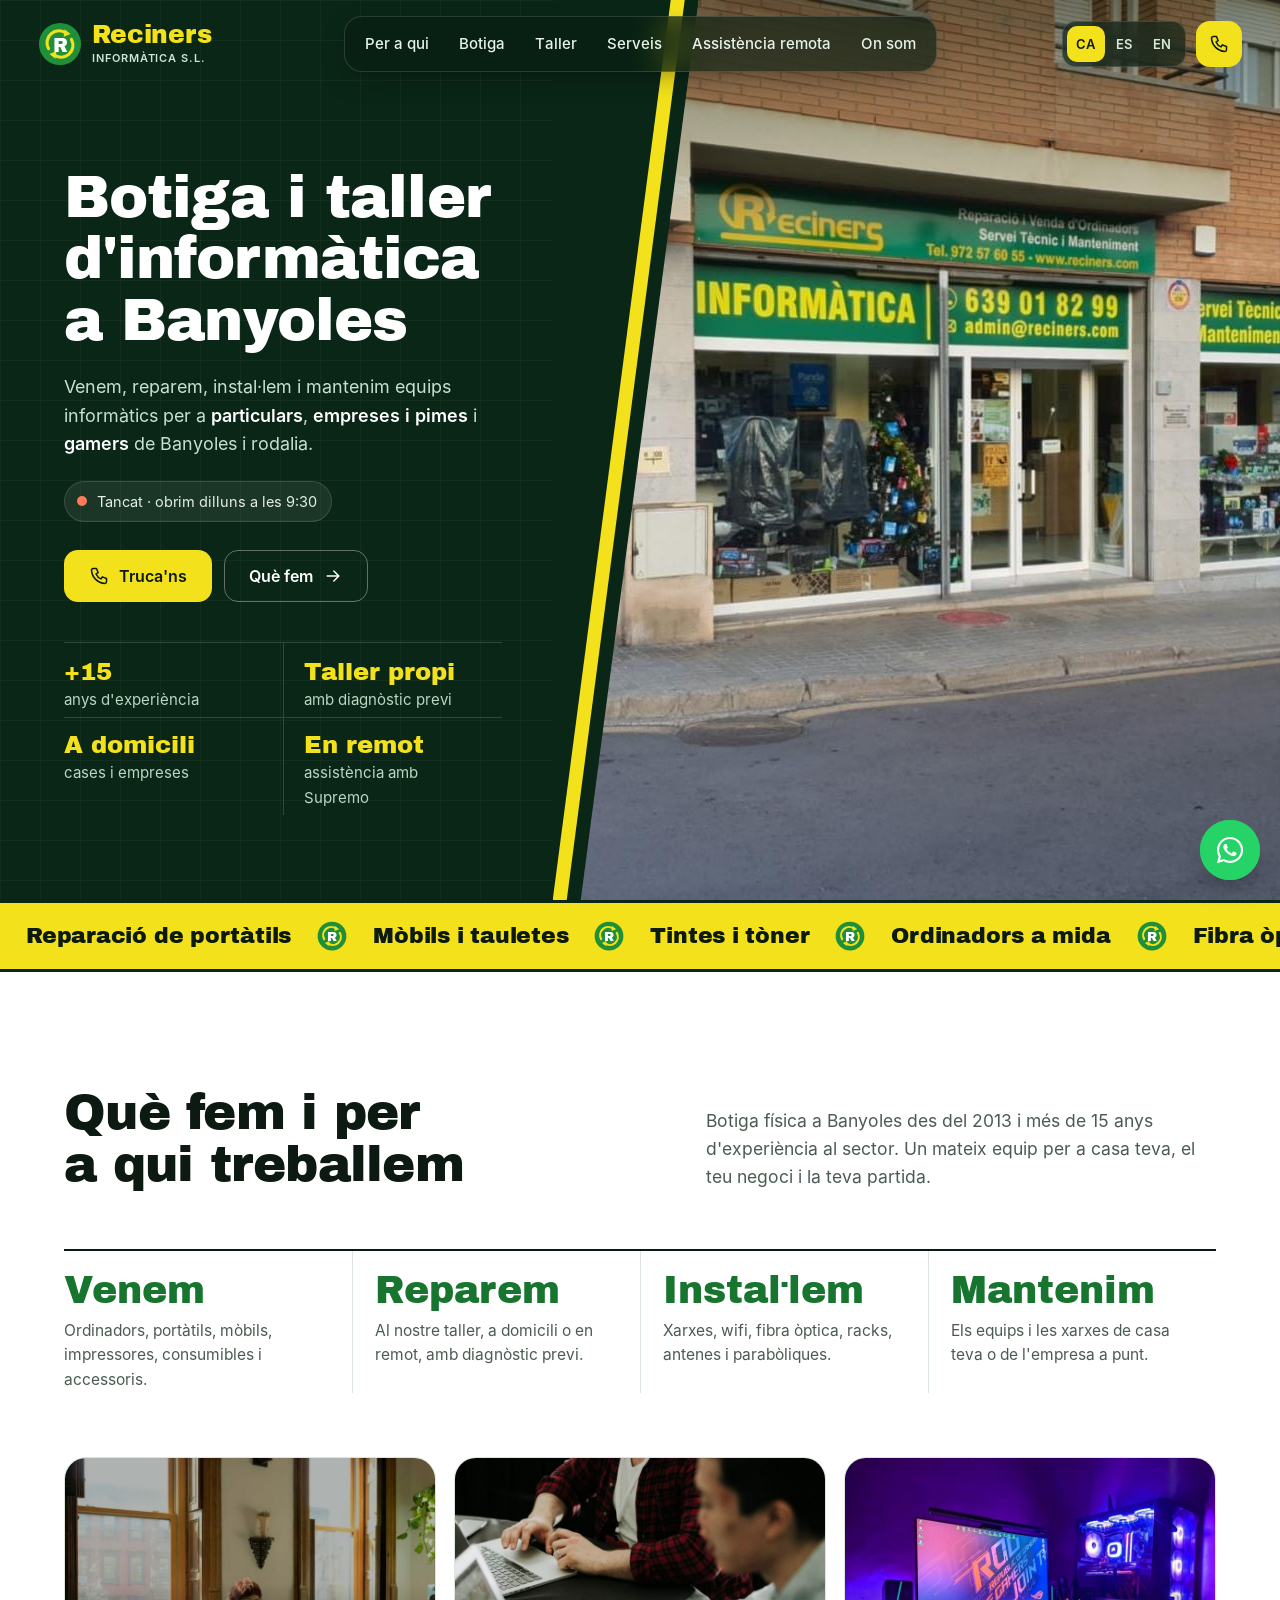
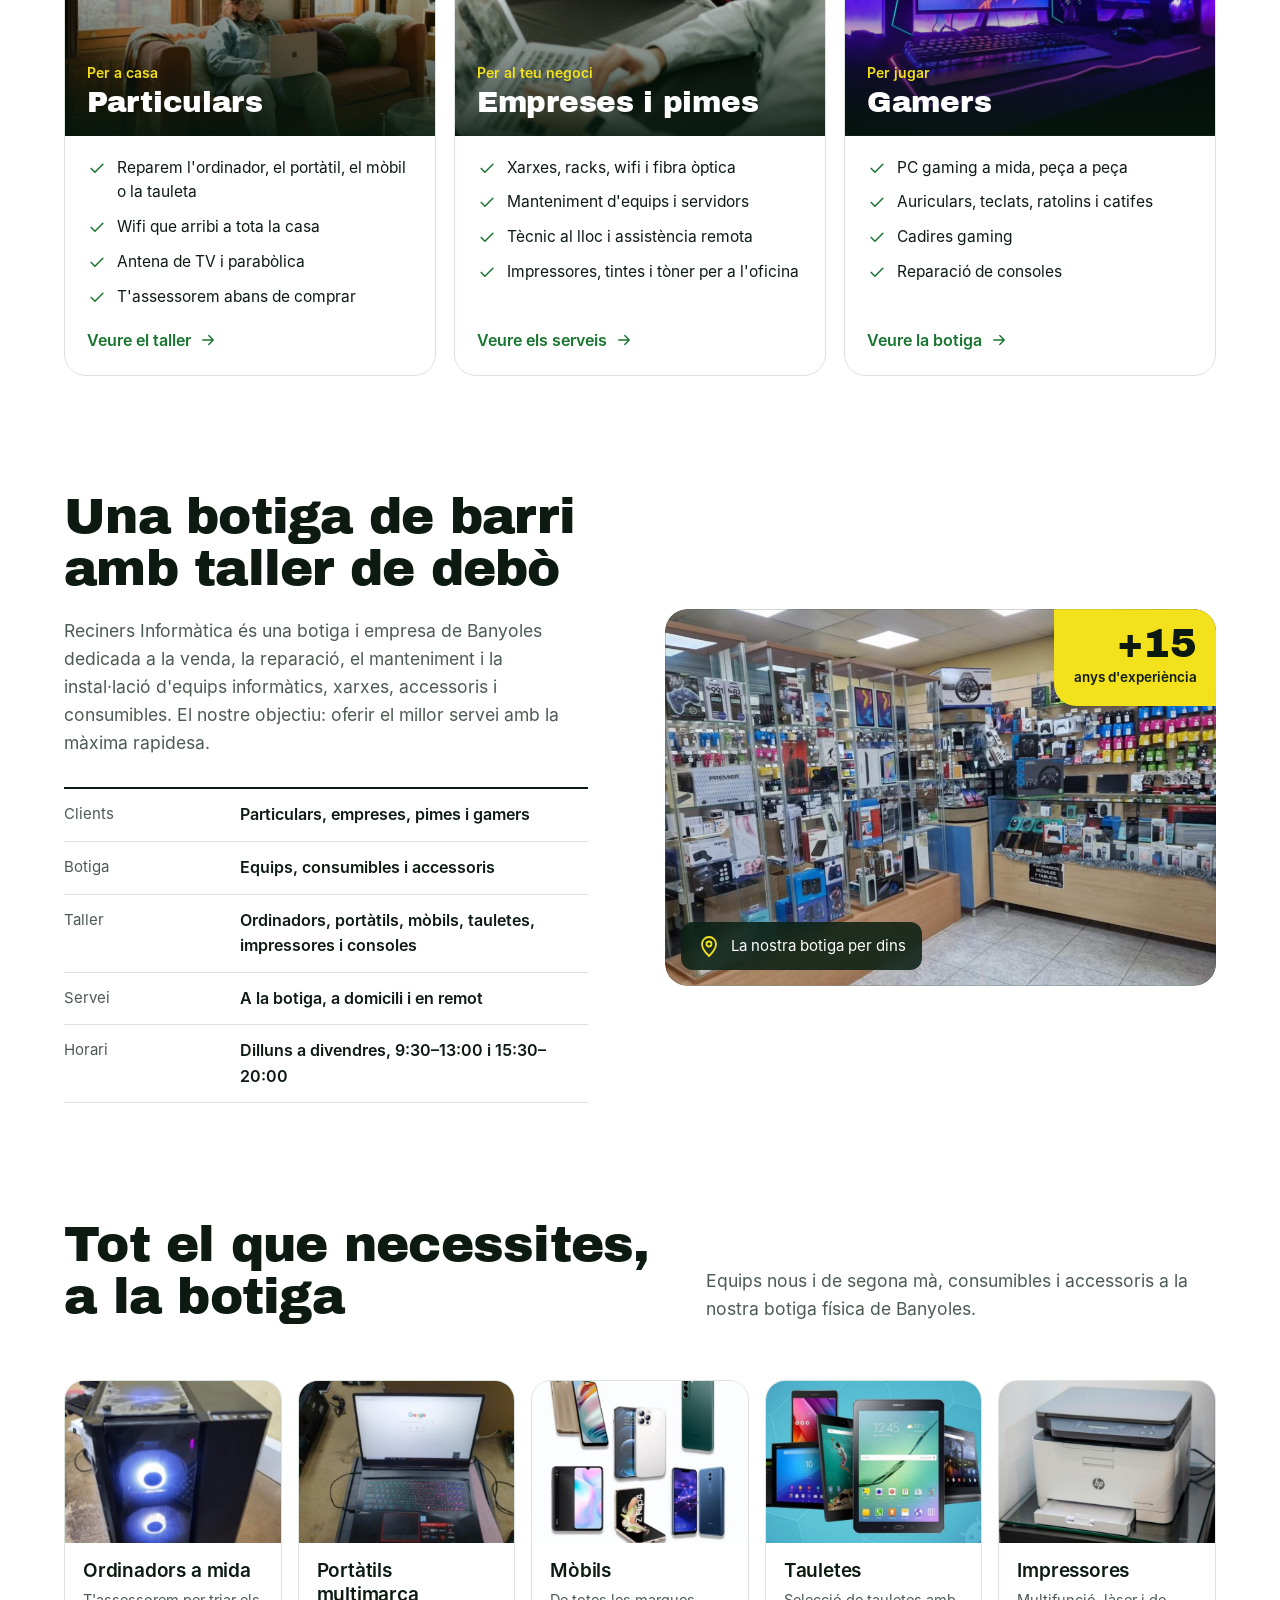
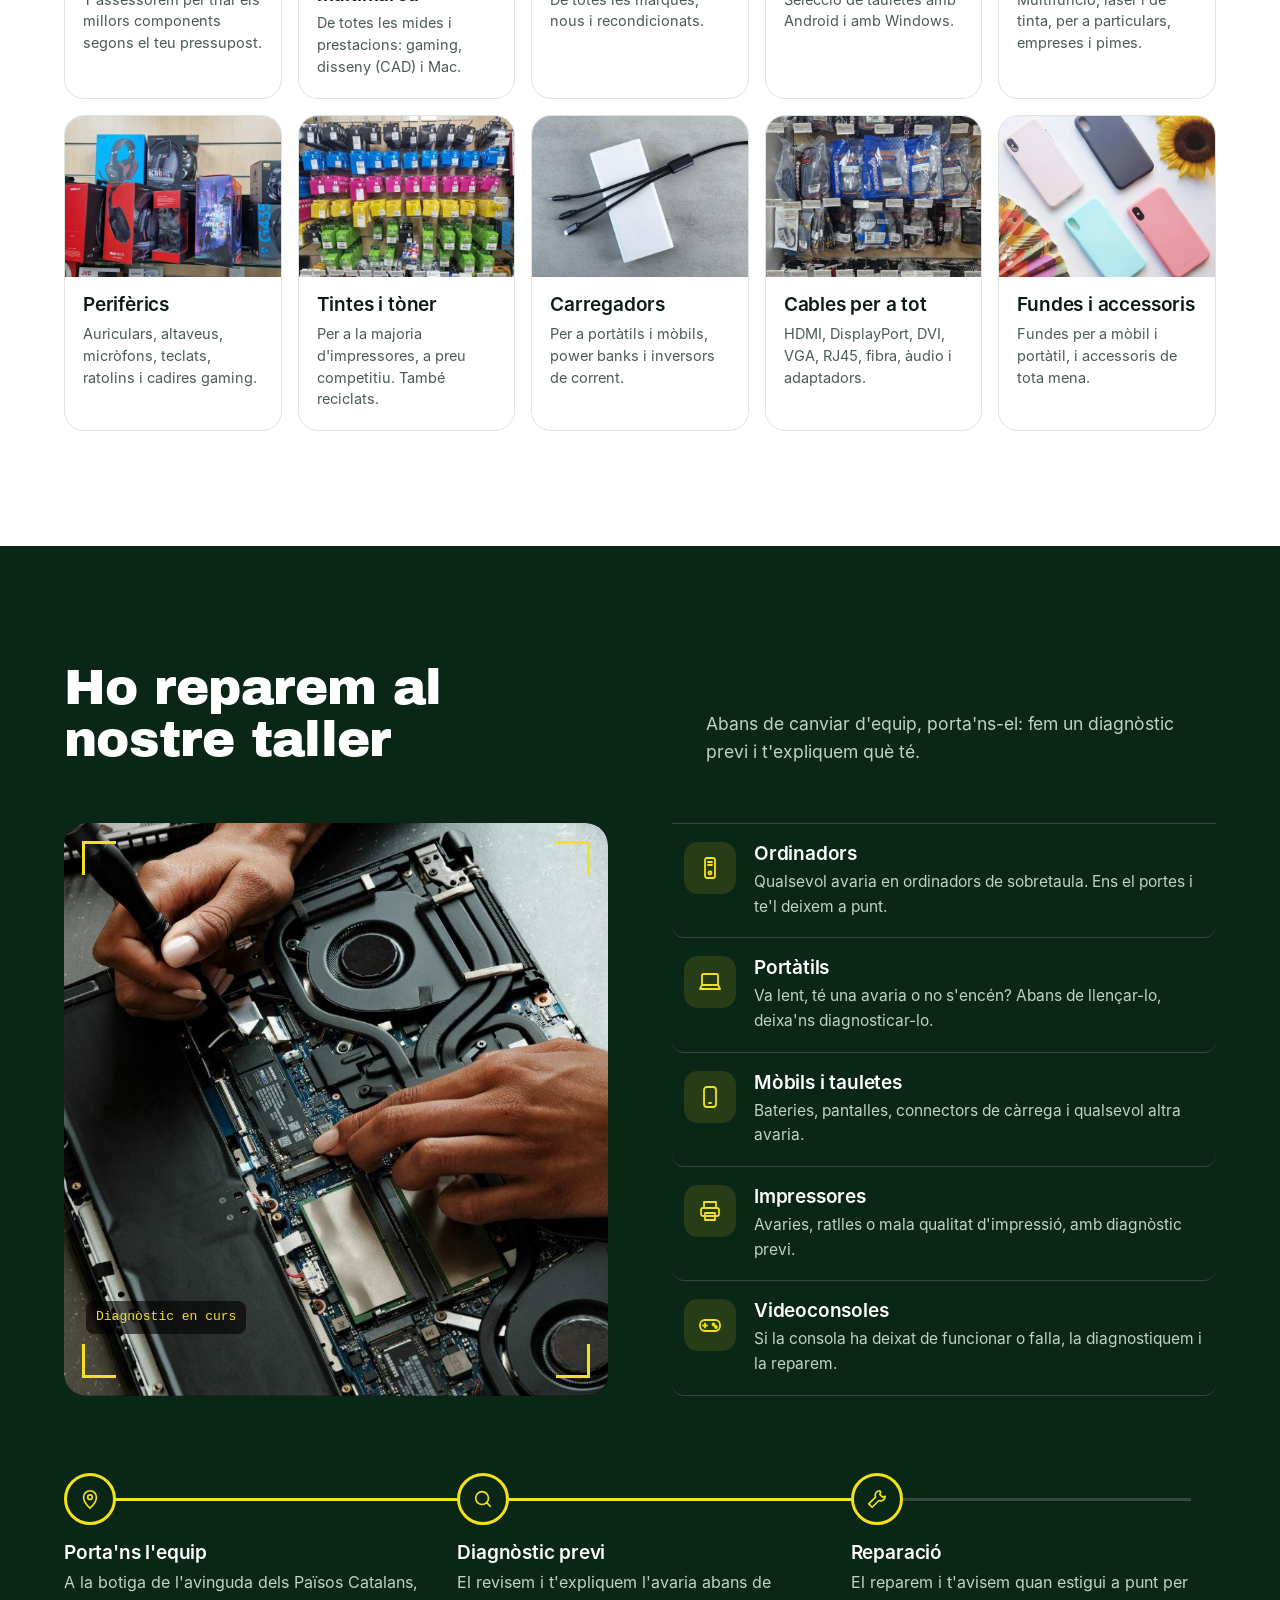
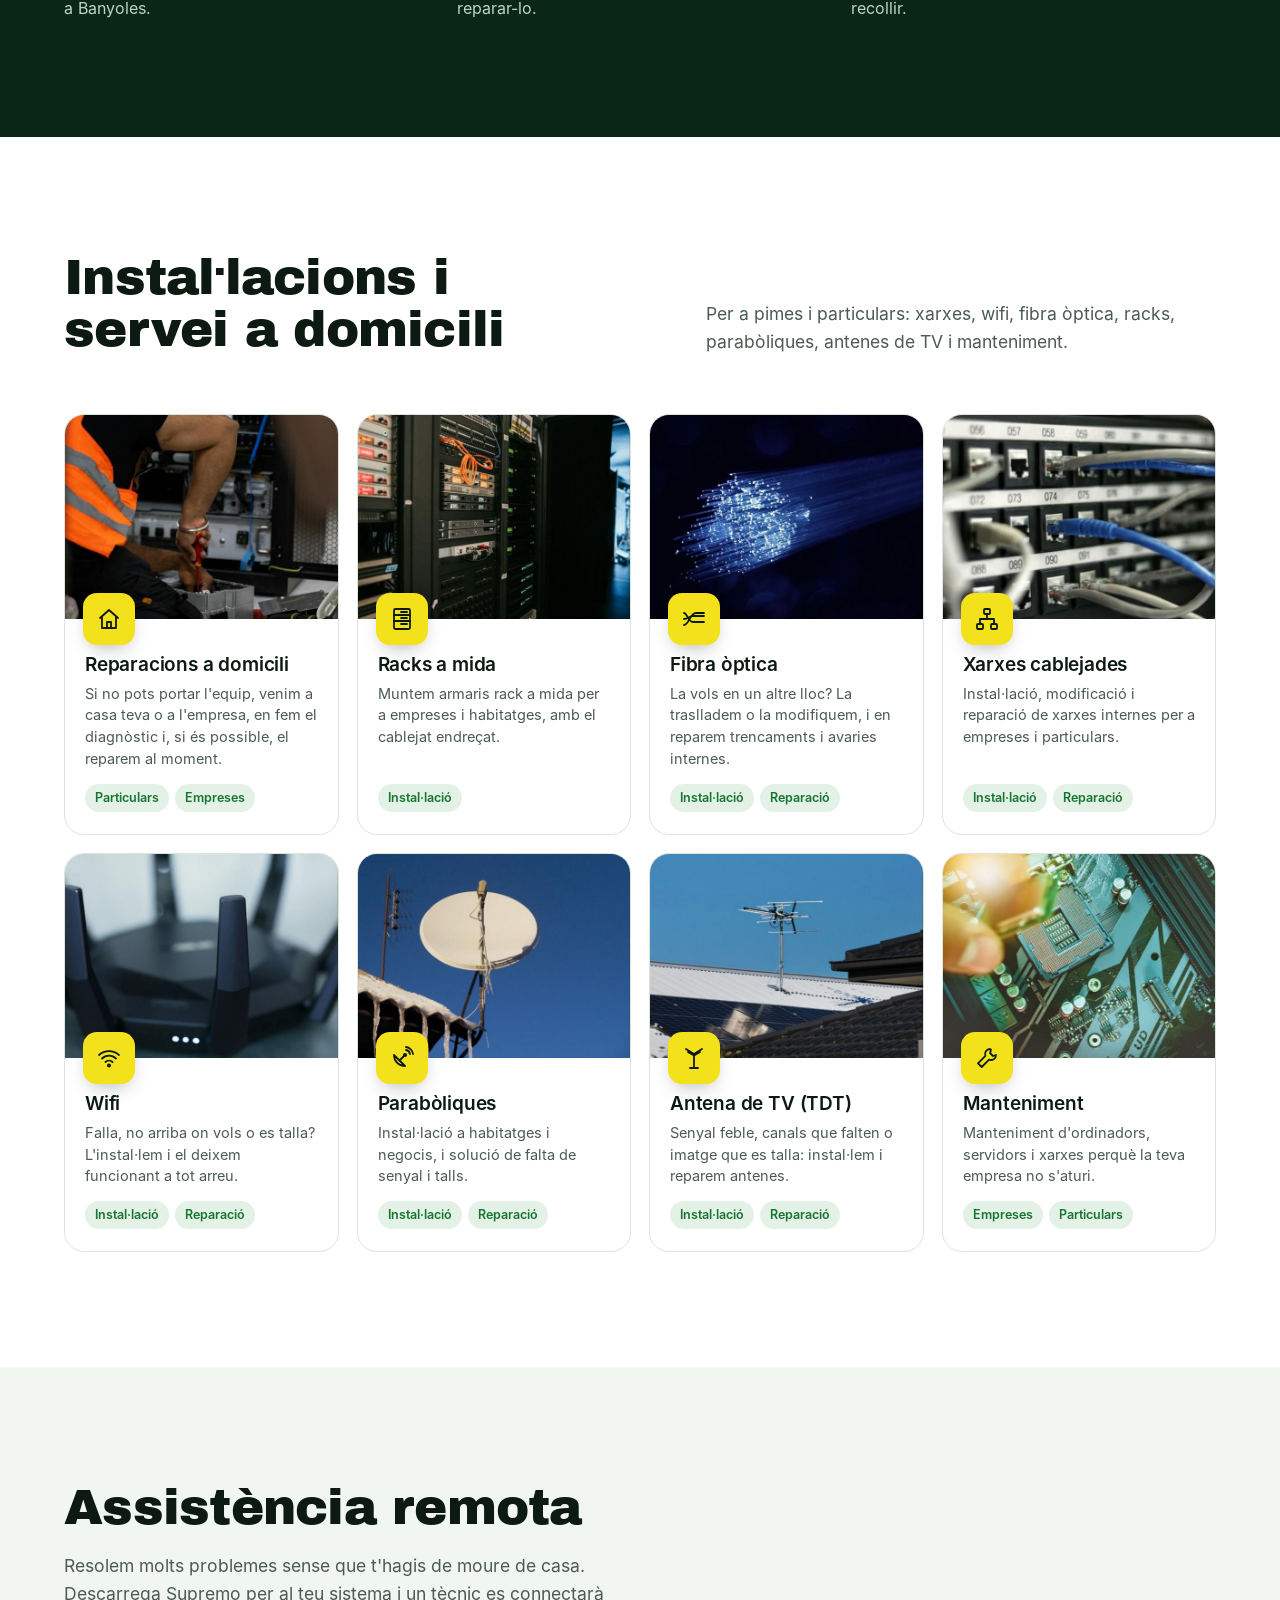
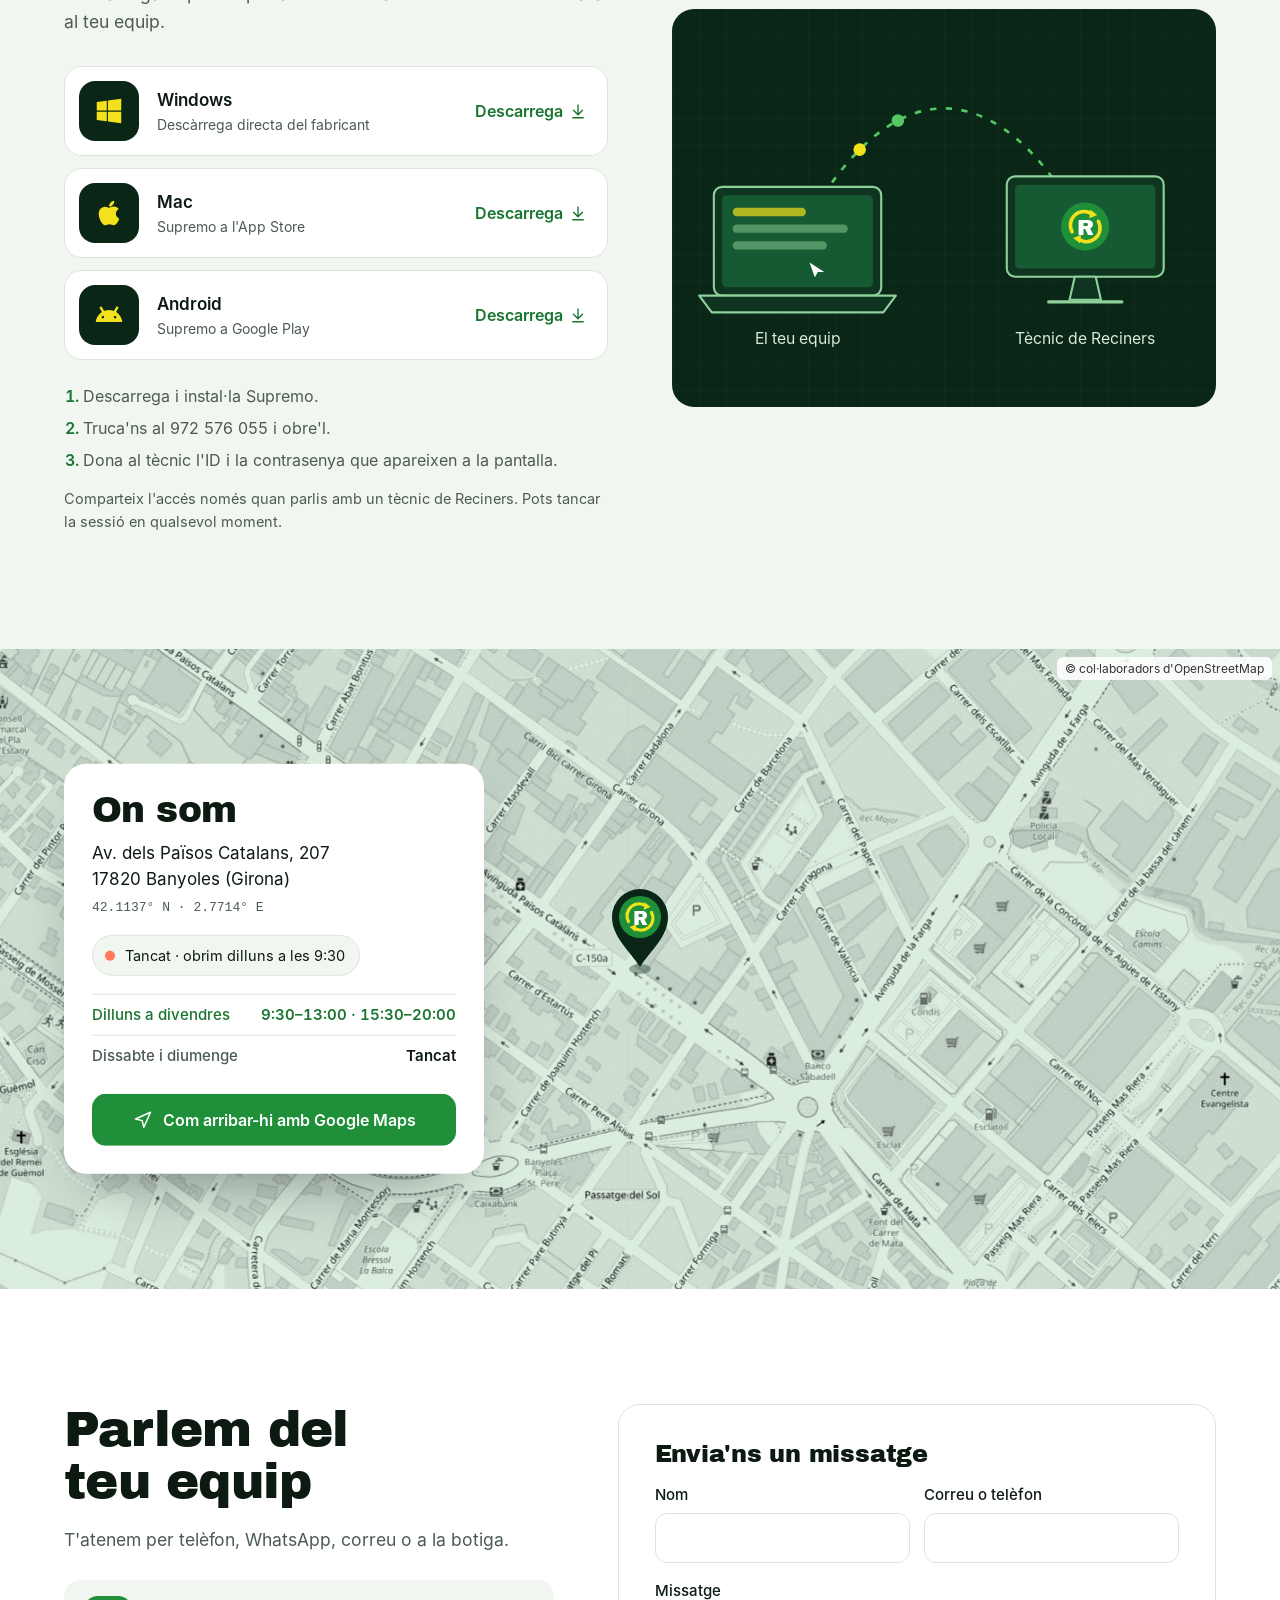
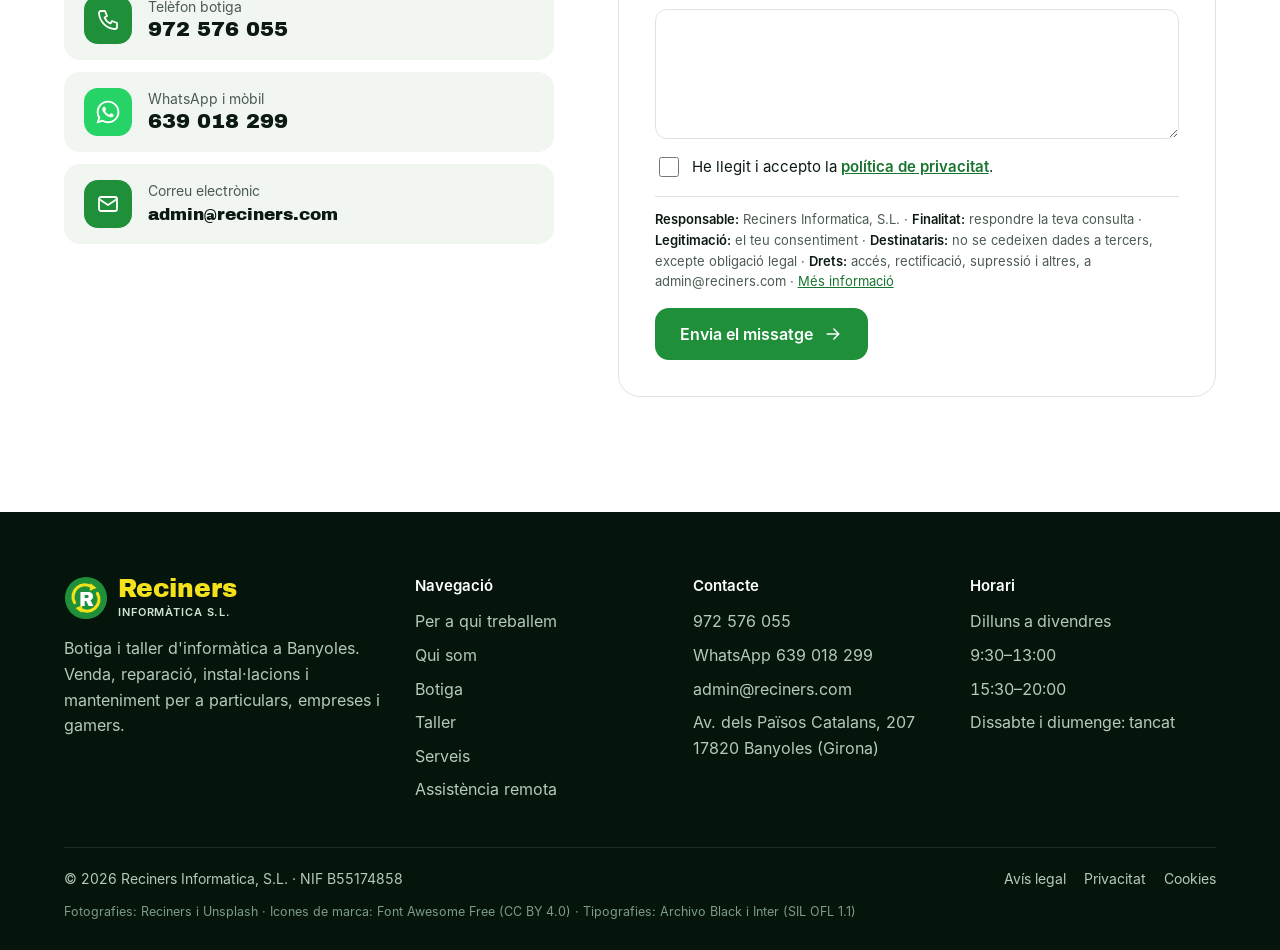
<file: index.html>
<!DOCTYPE html>
<html lang="ca">
<head>
<meta charset="utf-8">
<meta name="viewport" content="width=device-width, initial-scale=1">
<title>Reciners Informàtica · Botiga i taller d'informàtica a Banyoles</title>
<meta name="description" content="Venda, reparació, instal·lació i manteniment d'equips informàtics a Banyoles per a particulars, empreses i gamers. Taller propi, servei a domicili i assistència remota.">
<link rel="canonical" href="https://reciners.com/">
<link rel="alternate" hreflang="ca" href="https://reciners.com/">
<link rel="alternate" hreflang="es" href="https://reciners.com/es/">
<link rel="alternate" hreflang="en" href="https://reciners.com/en/">
<link rel="alternate" hreflang="x-default" href="https://reciners.com/">
<meta property="og:type" content="website">
<meta property="og:site_name" content="Reciners Informàtica">
<meta property="og:title" content="Reciners Informàtica · Botiga i taller d'informàtica a Banyoles">
<meta property="og:description" content="Venda, reparació, instal·lació i manteniment d'equips informàtics a Banyoles per a particulars, empreses i gamers. Taller propi, servei a domicili i assistència remota.">
<meta property="og:url" content="https://reciners.com/">
<meta property="og:image" content="https://reciners.com/img/botiga-facana.jpg">
<meta property="og:locale" content="ca_ES">
<meta name="theme-color" content="#0a2617">
<link rel="icon" href="img/favicon.svg" type="image/svg+xml">
<link rel="preload" href="fonts/archivo-black.woff" as="font" type="font/woff" crossorigin>
<link rel="stylesheet" href="assets/estil.css">
<script type="application/ld+json">{"@context":"https://schema.org","@type":"ComputerStore","@id":"https://reciners.com/#botiga","name":"Reciners Informàtica","legalName":"RECINERS INFORMATICA, S.L.","taxID":"B55174858","url":"https://reciners.com/","image":"https://reciners.com/img/botiga-facana.jpg","logo":"https://reciners.com/img/favicon.svg","description":"Venda, reparació, instal·lació i manteniment d'equips informàtics a Banyoles per a particulars, empreses i gamers. Taller propi, servei a domicili i assistència remota.","telephone":"+34972576055","email":"admin@reciners.com","foundingDate":"2013-06-28","address":{"@type":"PostalAddress","streetAddress":"Av. dels Països Catalans, 207","addressLocality":"Banyoles","postalCode":"17820","addressRegion":"Girona","addressCountry":"ES"},"geo":{"@type":"GeoCoordinates","latitude":42.11367041,"longitude":2.77144541},"hasMap":"https://www.google.com/maps/search/?api=1&query=42.11367041%2C2.77144541","openingHoursSpecification":[{"@type":"OpeningHoursSpecification","dayOfWeek":["Monday","Tuesday","Wednesday","Thursday","Friday"],"opens":"09:30","closes":"13:00"},{"@type":"OpeningHoursSpecification","dayOfWeek":["Monday","Tuesday","Wednesday","Thursday","Friday"],"opens":"15:30","closes":"20:00"}],"areaServed":{"@type":"City","name":"Banyoles"},"contactPoint":[{"@type":"ContactPoint","telephone":"+34639018299","contactType":"customer service","availableLanguage":["ca","es","en"]}]}</script>
</head>
<body data-page="home">
<a class="skip" href="#main" data-es="Saltar al contenido" data-en="Skip to content">Salta al contingut</a>

<svg width="0" height="0" style="position:absolute" aria-hidden="true" focusable="false">
<symbol id="logo" viewBox="0 0 48 48"><circle cx="24" cy="24" r="23" fill="#1f8f3a"/><path d="M11.5 29A13 13 0 0 1 31 12.5" fill="none" stroke="#f3e21b" stroke-width="3.4" stroke-linecap="round"/><path d="M36.5 19A13 13 0 0 1 17 35.5" fill="none" stroke="#f3e21b" stroke-width="3.4" stroke-linecap="round"/><path d="m29 8 6.5 5-7.5 3z" fill="#f3e21b"/><path d="m19 40-6.5-5 7.5-3z" fill="#f3e21b"/><text x="24" y="32.5" text-anchor="middle" font-family="'Archivo Black','Arial Black',sans-serif" font-size="21" fill="#fff">R</text></symbol>
<symbol id="i-pc" viewBox="0 0 24 24"><rect x="7" y="2" width="10" height="20" rx="2"/><path d="M10 6h4M10 9h4"/><circle cx="12" cy="17" r="1.5"/></symbol>
<symbol id="i-phone" viewBox="0 0 24 24"><rect x="6" y="2" width="12" height="20" rx="3"/><path d="M11 18h2"/></symbol>
<symbol id="i-laptop" viewBox="0 0 24 24"><rect x="4" y="4" width="16" height="11" rx="1.5"/><path d="M2 19h20l-2-4H4z"/></symbol>
<symbol id="i-print" viewBox="0 0 24 24"><path d="M6 9V3h12v6"/><rect x="3" y="9" width="18" height="8" rx="2"/><path d="M7 14h10v7H7z"/></symbol>
<symbol id="i-console" viewBox="0 0 24 24"><rect x="2" y="7" width="20" height="11" rx="5"/><path d="M7 10.5v4M5 12.5h4"/><circle cx="15.5" cy="11.5" r="1"/><circle cx="18" cy="14" r="1"/></symbol>
<symbol id="i-home" viewBox="0 0 24 24"><path d="M3 11 12 3l9 8M5 9.5V21h14V9.5"/><path d="M10 21v-6h4v6"/></symbol>
<symbol id="i-rack" viewBox="0 0 24 24"><rect x="4" y="2" width="16" height="20" rx="1.5"/><path d="M4 8h16M4 14h16M11 5h6M11 11h6M11 17h6"/></symbol>
<symbol id="i-fiber" viewBox="0 0 24 24"><path d="M2 18c5 0 6-12 12-12h8M2 12c4 0 5-3 9-3h11M2 6c3 0 4 9 9 9h11"/></symbol>
<symbol id="i-net" viewBox="0 0 24 24"><rect x="9" y="2" width="6" height="5" rx="1"/><rect x="2" y="17" width="6" height="5" rx="1"/><rect x="16" y="17" width="6" height="5" rx="1"/><path d="M12 7v5M5 17v-5h14v5"/></symbol>
<symbol id="i-wifi" viewBox="0 0 24 24"><path d="M2 9a15 15 0 0 1 20 0M5 12.5a10 10 0 0 1 14 0M8.5 16a5 5 0 0 1 7 0"/><circle cx="12" cy="19.5" r="1.2"/></symbol>
<symbol id="i-dish" viewBox="0 0 24 24"><path d="M4 9a11 11 0 0 0 11 11z"/><path d="M9.5 14.5 15 9M16 4a5 5 0 0 1 4 4M16 1a8 8 0 0 1 7 7"/><circle cx="15" cy="9" r="1.2"/></symbol>
<symbol id="i-ant" viewBox="0 0 24 24"><path d="M12 8v14M8 22h8M4 3l8 5 8-5M6 6l6 3.5L18 6"/></symbol>
<symbol id="i-wrench" viewBox="0 0 24 24"><path d="M15 3a5 5 0 0 0-4.6 6.9L3 17.3 6.7 21l7.4-7.4A5 5 0 0 0 21 9l-3 1-3-3 1-3z"/></symbol>
<symbol id="i-search" viewBox="0 0 24 24"><circle cx="11" cy="11" r="7"/><path d="m20 20-4-4"/></symbol>
<symbol id="i-check" viewBox="0 0 24 24"><path d="m5 12.5 4.5 4.5L19 7.5"/></symbol>
<symbol id="i-pin" viewBox="0 0 24 24"><path d="M12 22s7-6.5 7-12a7 7 0 0 0-14 0c0 5.5 7 12 7 12z"/><circle cx="12" cy="10" r="2.5"/></symbol>
<symbol id="i-call" viewBox="0 0 24 24"><path d="M5 3h4l2 5-2.5 1.5a11 11 0 0 0 6 6L16 13l5 2v4a2 2 0 0 1-2 2A17 17 0 0 1 3 5a2 2 0 0 1 2-2z"/></symbol>
<symbol id="i-mail" viewBox="0 0 24 24"><rect x="3" y="5" width="18" height="14" rx="2"/><path d="m3 7 9 6 9-6"/></symbol>
<symbol id="i-arrow" viewBox="0 0 24 24"><path d="M5 12h14M13 6l6 6-6 6"/></symbol>
<symbol id="i-down" viewBox="0 0 24 24"><path d="M12 4v12M6 11l6 6 6-6M5 21h14"/></symbol>
<symbol id="i-nav" viewBox="0 0 24 24"><path d="M3 11 21 3l-8 18-2-8z"/></symbol>
<!-- Icones de marca: Font Awesome Free 7.3.1 (https://fontawesome.com) - llicència CC BY 4.0 -->
<symbol id="b-windows" viewBox="0 0 448 512"><path d="M0 93.7l183.6-25.3 0 177.4-183.6 0 0-152.1zM0 418.3l183.6 25.3 0-175.2-183.6 0 0 149.9zm203.8 28l244.2 33.7 0-211.6-244.2 0 0 177.9zm0-380.6l0 180.1 244.2 0 0-213.8-244.2 33.7z"/></symbol>
<symbol id="b-apple" viewBox="0 0 384 512"><path d="M319.1 268.7c-.2-36.7 16.4-64.4 50-84.8-18.8-26.9-47.2-41.7-84.7-44.6-35.5-2.8-74.3 20.7-88.5 20.7-15 0-49.4-19.7-76.4-19.7-55.8 .9-115.1 44.5-115.1 133.2 0 26.2 4.8 53.3 14.4 81.2 12.8 36.7 59 126.7 107.2 125.2 25.2-.6 43-17.9 75.8-17.9 31.8 0 48.3 17.9 76.4 17.9 48.6-.7 90.4-82.5 102.6-119.3-65.2-30.7-61.7-90-61.7-91.9zM262.5 104.5c27.3-32.4 24.8-61.9 24-72.5-24.1 1.4-52 16.4-67.9 34.9-17.5 19.8-27.8 44.3-25.6 71.9 26.1 2 49.9-11.4 69.5-34.3z"/></symbol>
<symbol id="b-android" viewBox="0 0 640 512"><path d="M131.2 61.9c5.3-.5 10.6 .6 15.3 3s8.6 6.2 11.3 10.8c17 29.5 34.2 58.9 51.2 88.4 3.5-1.4 7-2.7 10.5-3.9 31.3-10.9 64.2-16.6 97.4-16.9 1 0 2.1 0 3.2 0 38.1 0 76.2 7 111.6 21.1L483 75.7c1.8-3.2 4.3-6 7.2-8.2s6.2-3.9 9.8-4.8c3.1-.8 6.4-1.1 9.6-.8 4.2 .4 8.3 1.7 11.9 3.8 4 2.4 7.3 5.7 9.7 9.7 2 3.4 3.3 7.2 3.8 11.2s.1 8-1.2 11.7c-.6 1.9-1.4 3.7-2.4 5.5l-49.7 85.8c19.5 12.2 37.6 26.5 53.9 42.8 12.3 12.2 23.5 25.4 33.5 39.5 8.2 11.5 15.6 23.6 22.2 36.2 17.5 33.6 28.6 70.5 32.7 108.1l-608 0c4.1-37.7 15.2-74.5 32.7-108.1 14.5-27.9 33.4-53.5 55.7-75.7 16.5-16.4 34.7-30.9 54.5-43.1l-49.5-85.4c-3.7-6.4-4.7-14.1-2.8-21.2 1.9-7.1 6.4-13.1 12.7-16.8 3.6-2.2 7.7-3.5 11.9-3.8zm67.3 215.8c-12.2-8.1-30.1-2.5-40.1 12.5s-8.2 33.8 3.9 41.9 30.1 2.5 40.1-12.5 8.2-33.8-3.9-41.9zm283.6 12.5c-10-15-27.9-20.6-40.1-12.5s-13.9 26.9-3.9 41.9c10 15 27.9 20.6 40.1 12.5s13.9-26.9 3.9-41.9z"/></symbol>
<symbol id="b-whatsapp" viewBox="0 0 448 512"><path d="M380.9 97.1c-41.9-42-97.7-65.1-157-65.1-122.4 0-222 99.6-222 222 0 39.1 10.2 77.3 29.6 111L0 480 117.7 449.1c32.4 17.7 68.9 27 106.1 27l.1 0c122.3 0 224.1-99.6 224.1-222 0-59.3-25.2-115-67.1-157zm-157 341.6c-33.2 0-65.7-8.9-94-25.7l-6.7-4-69.8 18.3 18.6-68.1-4.4-7c-18.5-29.4-28.2-63.3-28.2-98.2 0-101.7 82.8-184.5 184.6-184.5 49.3 0 95.6 19.2 130.4 54.1s56.2 81.2 56.1 130.5c0 101.8-84.9 184.6-186.6 184.6zM325.1 300.5c-5.5-2.8-32.8-16.2-37.9-18-5.1-1.9-8.8-2.8-12.5 2.8s-14.3 18-17.6 21.8c-3.2 3.7-6.5 4.2-12 1.4-32.6-16.3-54-29.1-75.5-66-5.7-9.8 5.7-9.1 16.3-30.3 1.8-3.7 .9-6.9-.5-9.7s-12.5-30.1-17.1-41.2c-4.5-10.8-9.1-9.3-12.5-9.5-3.2-.2-6.9-.2-10.6-.2s-9.7 1.4-14.8 6.9c-5.1 5.6-19.4 19-19.4 46.3s19.9 53.7 22.6 57.4c2.8 3.7 39.1 59.7 94.8 83.8 35.2 15.2 49 16.5 66.6 13.9 10.7-1.6 32.8-13.4 37.4-26.4s4.6-24.1 3.2-26.4c-1.3-2.5-5-3.9-10.5-6.6z"/></symbol>
</svg>

<div id="prog"></div>
<header class="hdr" id="hdr">
  <a class="brand" href="#inici" aria-label="Reciners Informàtica">
    <svg aria-hidden="true"><use href="#logo"/></svg>
    <span class="wm">Reciners<small data-es="INFORMÁTICA S.L." data-en="COMPUTER SHOP">INFORMÀTICA S.L.</small></span>
  </a>
  <nav class="nav" id="nav" aria-label="Menú">
    <span class="ind" id="ind" aria-hidden="true"></span>
    <a href="#per-a-qui" data-l-ca="Per a qui" data-l-es="Para quién" data-l-en="Who we serve">Per a qui</a>
    <a href="#botiga" data-l-ca="Botiga" data-l-es="Tienda" data-l-en="Shop">Botiga</a>
    <a href="#taller" data-l-ca="Taller" data-l-es="Taller" data-l-en="Workshop">Taller</a>
    <a href="#serveis" data-l-ca="Serveis" data-l-es="Servicios" data-l-en="Services">Serveis</a>
    <a href="#remota" data-l-ca="Assistència remota" data-l-es="Asistencia remota" data-l-en="Remote support">Assistència remota</a>
    <a href="#on-som" data-l-ca="On som" data-l-es="Dónde estamos" data-l-en="Find us">On som</a>
  </nav>
  <div class="hact">
    <nav class="lang" aria-label="Idioma"><a href="./" hreflang="ca" lang="ca" title="Català" aria-current="true">CA</a><a href="es/" hreflang="es" lang="es" title="Castellano">ES</a><a href="en/" hreflang="en" lang="en" title="English">EN</a></nav>
    <a class="btn y mag call" href="tel:+34972576055" aria-label="972 576 055"><svg class="ico"><use href="#i-call"/></svg><span class="num">972 576 055</span></a>
    <button class="burger" id="burger" type="button" aria-label="Menú" aria-expanded="false" aria-controls="menu"><i></i><i></i><i></i></button>
  </div>
</header>
<div class="menu" id="menu">
  <a href="#per-a-qui" data-es="Para quién" data-en="Who we serve">Per a qui</a>
  <a href="#qui-som" data-es="Quiénes somos" data-en="About us">Qui som</a>
  <a href="#botiga" data-es="Tienda" data-en="Shop">Botiga</a>
  <a href="#taller" data-en="Workshop">Taller</a>
  <a href="#serveis" data-es="Servicios" data-en="Services">Serveis</a>
  <a href="#remota" data-es="Asistencia remota" data-en="Remote support">Assistència remota</a>
  <a href="#on-som" data-es="Dónde estamos" data-en="Find us">On som</a>
  <p>972 576 055 · 639 018 299 · admin@reciners.com</p>
</div>

<main id="main">
<section class="hero" id="inici">
  <div class="htxt">
    <div class="enter">
      <h1 data-es="Tienda y taller de informática en Banyoles" data-en="Computer shop and repair workshop in Banyoles">Botiga i taller d'informàtica a Banyoles</h1>
      <p class="lead" data-es="Vendemos, reparamos, instalamos y mantenemos equipos informáticos para <b>particulares</b>, <b>empresas y pymes</b> y <b>gamers</b> de Banyoles y alrededores." data-en="We sell, repair, install and maintain computer equipment for <b>homes</b>, <b>businesses</b> and <b>gamers</b> in Banyoles and the surrounding area.">Venem, reparem, instal·lem i mantenim equips informàtics per a <b>particulars</b>, <b>empreses i pimes</b> i <b>gamers</b> de Banyoles i rodalia.</p>
      <p class="status" id="st"><i></i><span data-es="Lunes a viernes · 9:30–13:00 y 15:30–20:00" data-en="Monday to Friday · 9:30–13:00 and 15:30–20:00">Dilluns a divendres · 9:30–13:00 i 15:30–20:00</span></p>
      <div class="ctas">
        <a class="btn y mag" href="tel:+34972576055"><svg class="ico"><use href="#i-call"/></svg><span data-es="Llámanos" data-en="Call us">Truca'ns</span></a>
        <a class="btn line mag" href="#per-a-qui"><span data-es="Qué hacemos" data-en="What we do">Què fem</span><svg class="ico go"><use href="#i-arrow"/></svg></a>
      </div>
      <ul class="facts">
        <li><b>+<span data-count="15">15</span></b><span data-es="años de experiencia" data-en="years of experience">anys d'experiència</span></li>
        <li><b data-es="Taller propio" data-en="Own workshop">Taller propi</b><span data-es="con diagnóstico previo" data-en="with prior diagnosis">amb diagnòstic previ</span></li>
        <li><b data-es="A domicilio" data-en="On-site">A domicili</b><span data-es="casas y empresas" data-en="homes and businesses">cases i empreses</span></li>
        <li><b data-es="En remoto" data-en="Remote">En remot</b><span data-es="asistencia con Supremo" data-en="support via Supremo">assistència amb Supremo</span></li>
      </ul>
    </div>
  </div>
  <div class="hvis">
    <span class="slash" aria-hidden="true"></span>
    <div class="hphoto"><img src="img/botiga-facana.jpg" width="1600" height="900" alt="Façana de la botiga Reciners Informàtica a l'avinguda dels Països Catalans de Banyoles" data-alt-es="Fachada de la tienda Reciners Informática en la avenida Països Catalans de Banyoles" data-alt-en="Reciners Informàtica shop front on Avinguda dels Països Catalans, Banyoles" fetchpriority="high"></div>
  </div>
</section>

<div class="tape" aria-label="Serveis" data-aria-es="Servicios" data-aria-en="Services"><div class="track" id="t1">
  <span data-es="Reparación de portátiles" data-en="Laptop repair">Reparació de portàtils</span><svg aria-hidden="true"><use href="#logo"/></svg>
  <span data-es="Móviles y tablets" data-en="Phones and tablets">Mòbils i tauletes</span><svg aria-hidden="true"><use href="#logo"/></svg>
  <span data-es="Tintas y tóner" data-en="Ink and toner">Tintes i tòner</span><svg aria-hidden="true"><use href="#logo"/></svg>
  <span data-es="Ordenadores a medida" data-en="Custom-built PCs">Ordinadors a mida</span><svg aria-hidden="true"><use href="#logo"/></svg>
  <span data-es="Fibra óptica y wifi" data-en="Fibre and wifi">Fibra òptica i wifi</span><svg aria-hidden="true"><use href="#logo"/></svg>
  <span data-es="Racks y redes" data-en="Racks and networks">Racks i xarxes</span><svg aria-hidden="true"><use href="#logo"/></svg>
  <span data-es="Reparación de consolas" data-en="Console repair">Reparació de consoles</span><svg aria-hidden="true"><use href="#logo"/></svg>
  <span data-es="Antenas y parabólicas" data-en="TV aerials and satellite dishes">Antenes i parabòliques</span><svg aria-hidden="true"><use href="#logo"/></svg>
  <span data-es="Mantenimiento para empresas" data-en="Business IT maintenance">Manteniment per a empreses</span><svg aria-hidden="true"><use href="#logo"/></svg>
  <span data-es="Asistencia remota" data-en="Remote support">Assistència remota</span><svg aria-hidden="true"><use href="#logo"/></svg>
</div></div>

<section class="band" id="per-a-qui">
  <div class="wrap">
    <div class="head">
      <h2 class="rv" data-es="Qué hacemos y para quién trabajamos" data-en="What we do and who we do it for">Què fem i per a qui treballem</h2>
      <p class="rv" style="--d:.08s" data-es="Tienda física en Banyoles desde 2013 y más de 15 años de experiencia en el sector. Un mismo equipo para tu casa, tu negocio y tu partida." data-en="A physical shop in Banyoles since 2013, with more than 15 years of experience in the trade. One team for your home, your business and your game.">Botiga física a Banyoles des del 2013 i més de 15 anys d'experiència al sector. Un mateix equip per a casa teva, el teu negoci i la teva partida.</p>
    </div>
    <ul class="verbs stag">
      <li class="rv"><b data-es="Vendemos" data-en="We sell">Venem</b><span data-es="Ordenadores, portátiles, móviles, impresoras, consumibles y accesorios." data-en="Computers, laptops, phones, printers, consumables and accessories.">Ordinadors, portàtils, mòbils, impressores, consumibles i accessoris.</span></li>
      <li class="rv"><b data-es="Reparamos" data-en="We repair">Reparem</b><span data-es="En nuestro taller, a domicilio o en remoto, con diagnóstico previo." data-en="In our workshop, on-site or remotely, always with a prior diagnosis.">Al nostre taller, a domicili o en remot, amb diagnòstic previ.</span></li>
      <li class="rv"><b data-es="Instalamos" data-en="We install">Instal·lem</b><span data-es="Redes, wifi, fibra óptica, racks, antenas y parabólicas." data-en="Networks, wifi, fibre, racks, TV aerials and satellite dishes.">Xarxes, wifi, fibra òptica, racks, antenes i parabòliques.</span></li>
      <li class="rv"><b data-es="Mantenemos" data-en="We maintain">Mantenim</b><span data-es="Los equipos y las redes de tu casa o de tu empresa a punto." data-en="The computers and networks of your home or business, kept in shape.">Els equips i les xarxes de casa teva o de l'empresa a punt.</span></li>
    </ul>
    <div class="auds stag">
      <article class="aud rv">
        <figure><img src="img/a-particulars.jpg" width="800" height="600" loading="lazy" alt="Persona treballant amb un portàtil al sofà de casa" data-alt-es="Persona trabajando con un portátil en el sofá de casa" data-alt-en="Person working on a laptop on the sofa at home"><h3><small data-es="Para casa" data-en="For your home">Per a casa</small><span data-es="Particulares" data-en="Home users">Particulars</span></h3></figure>
        <ul>
          <li><svg class="ico"><use href="#i-check"/></svg><span data-es="Reparamos el ordenador, el portátil, el móvil o la tablet" data-en="We repair your computer, laptop, phone or tablet">Reparem l'ordinador, el portàtil, el mòbil o la tauleta</span></li>
          <li><svg class="ico"><use href="#i-check"/></svg><span data-es="Wifi que llegue a toda la casa" data-en="Wifi that reaches every room">Wifi que arribi a tota la casa</span></li>
          <li><svg class="ico"><use href="#i-check"/></svg><span data-es="Antena de TV y parabólica" data-en="TV aerial and satellite dish">Antena de TV i parabòlica</span></li>
          <li><svg class="ico"><use href="#i-check"/></svg><span data-es="Te asesoramos antes de comprar" data-en="Honest advice before you buy">T'assessorem abans de comprar</span></li>
        </ul>
        <a class="more" href="#taller"><span data-es="Ver el taller" data-en="See the workshop">Veure el taller</span><svg class="ico"><use href="#i-arrow"/></svg></a>
      </article>
      <article class="aud rv">
        <figure><img src="img/a-empreses.jpg" width="800" height="600" loading="lazy" alt="Equip treballant amb ordinadors en una oficina" data-alt-es="Equipo trabajando con ordenadores en una oficina" data-alt-en="Team working on computers in an office"><h3><small data-es="Para tu negocio" data-en="For your business">Per al teu negoci</small><span data-es="Empresas y pymes" data-en="Businesses and SMEs">Empreses i pimes</span></h3></figure>
        <ul>
          <li><svg class="ico"><use href="#i-check"/></svg><span data-es="Redes, racks, wifi y fibra óptica" data-en="Networks, racks, wifi and fibre">Xarxes, racks, wifi i fibra òptica</span></li>
          <li><svg class="ico"><use href="#i-check"/></svg><span data-es="Mantenimiento de equipos y servidores" data-en="Computer and server maintenance">Manteniment d'equips i servidors</span></li>
          <li><svg class="ico"><use href="#i-check"/></svg><span data-es="Técnico in situ y asistencia remota" data-en="On-site technician and remote support">Tècnic al lloc i assistència remota</span></li>
          <li><svg class="ico"><use href="#i-check"/></svg><span data-es="Impresoras, tintas y tóner para la oficina" data-en="Printers, ink and toner for the office">Impressores, tintes i tòner per a l'oficina</span></li>
        </ul>
        <a class="more" href="#serveis"><span data-es="Ver los servicios" data-en="See our services">Veure els serveis</span><svg class="ico"><use href="#i-arrow"/></svg></a>
      </article>
      <article class="aud rv">
        <figure><img src="img/a-gaming.jpg" width="800" height="600" loading="lazy" alt="Ordinador gaming amb il·luminació RGB" data-alt-es="Ordenador gaming con iluminación RGB" data-alt-en="Gaming PC with RGB lighting"><h3><small data-es="Para jugar" data-en="For playing">Per jugar</small>Gamers</h3></figure>
        <ul>
          <li><svg class="ico"><use href="#i-check"/></svg><span data-es="PC gaming a medida, pieza a pieza" data-en="Custom gaming PCs, built part by part">PC gaming a mida, peça a peça</span></li>
          <li><svg class="ico"><use href="#i-check"/></svg><span data-es="Auriculares, teclados, ratones y alfombrillas" data-en="Headsets, keyboards, mice and mouse mats">Auriculars, teclats, ratolins i catifes</span></li>
          <li><svg class="ico"><use href="#i-check"/></svg><span data-es="Sillas gaming" data-en="Gaming chairs">Cadires gaming</span></li>
          <li><svg class="ico"><use href="#i-check"/></svg><span data-es="Reparación de consolas" data-en="Console repair">Reparació de consoles</span></li>
        </ul>
        <a class="more" href="#botiga"><span data-es="Ver la tienda" data-en="See the shop">Veure la botiga</span><svg class="ico"><use href="#i-arrow"/></svg></a>
      </article>
    </div>
  </div>
</section>

<section class="band" id="qui-som" style="padding-top:0">
  <div class="wrap about">
    <div class="txt">
      <h2 class="rv" data-es="Una tienda de barrio con taller de verdad" data-en="A local shop with a real workshop">Una botiga de barri amb taller de debò</h2>
      <p class="rv" style="--d:.08s" data-es="Reciners Informática es una tienda y empresa de Banyoles dedicada a la venta, la reparación, el mantenimiento y la instalación de equipos informáticos, redes, accesorios y consumibles. Nuestro objetivo: ofrecer el mejor servicio con la máxima rapidez." data-en="Reciners Informàtica is a shop and company in Banyoles dedicated to the sale, repair, maintenance and installation of computer equipment, networks, accessories and consumables. Our goal: the best service, as fast as possible.">Reciners Informàtica és una botiga i empresa de Banyoles dedicada a la venda, la reparació, el manteniment i la instal·lació d'equips informàtics, xarxes, accessoris i consumibles. El nostre objectiu: oferir el millor servei amb la màxima rapidesa.</p>
      <dl class="spec rv" style="--d:.16s">
        <div><dt data-es="Clientes" data-en="Customers">Clients</dt><dd data-es="Particulares, empresas, pymes y gamers" data-en="Homes, businesses, SMEs and gamers">Particulars, empreses, pimes i gamers</dd></div>
        <div><dt data-es="Tienda" data-en="Shop">Botiga</dt><dd data-es="Equipos, consumibles y accesorios" data-en="Computers, consumables and accessories">Equips, consumibles i accessoris</dd></div>
        <div><dt data-en="Workshop">Taller</dt><dd data-es="Ordenadores, portátiles, móviles, tablets, impresoras y consolas" data-en="Computers, laptops, phones, tablets, printers and consoles">Ordinadors, portàtils, mòbils, tauletes, impressores i consoles</dd></div>
        <div><dt data-es="Servicio" data-en="Service">Servei</dt><dd data-es="En la tienda, a domicilio y en remoto" data-en="In store, on-site and remotely">A la botiga, a domicili i en remot</dd></div>
        <div><dt data-es="Horario" data-en="Opening hours">Horari</dt><dd data-es="Lunes a viernes, 9:30–13:00 y 15:30–20:00" data-en="Monday to Friday, 9:30–13:00 and 15:30–20:00">Dilluns a divendres, 9:30–13:00 i 15:30–20:00</dd></div>
      </dl>
    </div>
    <figure class="frame wipe" style="--d:.1s">
      <img class="par" src="img/botiga-interior.jpg" width="1200" height="820" loading="lazy" alt="Interior de la botiga amb vitrines de productes" data-alt-es="Interior de la tienda con vitrinas de productos" data-alt-en="Inside the shop, with product display cases">
      <div class="badge"><b>+<span data-count="15">15</span></b><span data-es="años de experiencia" data-en="years of experience">anys d'experiència</span></div>
      <figcaption><svg class="ico"><use href="#i-pin"/></svg><span data-es="Nuestra tienda por dentro" data-en="Inside our shop">La nostra botiga per dins</span></figcaption>
    </figure>
  </div>
</section>

<section class="band" id="botiga" style="padding-top:0">
  <div class="wrap">
    <div class="head">
      <h2 class="rv" data-es="Todo lo que necesitas, en la tienda" data-en="Everything you need, in store">Tot el que necessites, a la botiga</h2>
      <p class="rv" style="--d:.08s" data-es="Equipos nuevos y de segunda mano, consumibles y accesorios en nuestra tienda física de Banyoles." data-en="New and second-hand equipment, consumables and accessories in our shop in Banyoles.">Equips nous i de segona mà, consumibles i accessoris a la nostra botiga física de Banyoles.</p>
    </div>
    <div class="prods stag">
      <article class="prod rv"><figure><img src="img/p-pc.jpg" width="600" height="450" loading="lazy" alt="Torre gaming muntada a mida" data-alt-es="Torre gaming montada a medida" data-alt-en="Custom-built gaming tower"></figure><div><h3 data-es="Ordenadores a medida" data-en="Custom-built PCs">Ordinadors a mida</h3><p data-es="Te asesoramos para elegir los mejores componentes según tu presupuesto." data-en="We help you choose the best components for your budget.">T'assessorem per triar els millors components segons el teu pressupost.</p></div></article>
      <article class="prod rv"><figure><img src="img/p-portatil.jpg" width="600" height="450" loading="lazy" alt="Portàtil gaming" data-alt-es="Portátil gaming" data-alt-en="Gaming laptop"></figure><div><h3 data-es="Portátiles multimarca" data-en="Laptops, all brands">Portàtils multimarca</h3><p data-es="De todos los tamaños y prestaciones: gaming, diseño (CAD) y Mac." data-en="All sizes and specs: gaming, design (CAD) and Mac.">De totes les mides i prestacions: gaming, disseny (CAD) i Mac.</p></div></article>
      <article class="prod rv"><figure><img src="img/p-mobils.jpg" width="600" height="450" loading="lazy" alt="Mòbils de diverses marques" data-alt-es="Móviles de varias marcas" data-alt-en="Phones from several brands"></figure><div><h3 data-es="Móviles" data-en="Phones">Mòbils</h3><p data-es="De todas las marcas, nuevos y reacondicionados." data-en="All brands, new and refurbished.">De totes les marques, nous i recondicionats.</p></div></article>
      <article class="prod rv"><figure><img src="img/p-tauletes.jpg" width="600" height="450" loading="lazy" alt="Tauletes Android i Windows" data-alt-es="Tablets Android y Windows" data-alt-en="Android and Windows tablets"></figure><div><h3 data-es="Tablets" data-en="Tablets">Tauletes</h3><p data-es="Selección de tablets con Android y con Windows." data-en="A selection of Android and Windows tablets.">Selecció de tauletes amb Android i amb Windows.</p></div></article>
      <article class="prod rv"><figure><img src="img/p-impressores.jpg" width="600" height="450" loading="lazy" alt="Impressora multifunció" data-alt-es="Impresora multifunción" data-alt-en="All-in-one printer"></figure><div><h3 data-es="Impresoras" data-en="Printers">Impressores</h3><p data-es="Multifunción, láser y de tinta, para particulares, empresas y pymes." data-en="All-in-one, laser and inkjet, for homes, businesses and SMEs.">Multifunció, làser i de tinta, per a particulars, empreses i pimes.</p></div></article>
      <article class="prod rv"><figure><img src="img/p-periferics.jpg" width="600" height="450" loading="lazy" alt="Auriculars gaming a la botiga" data-alt-es="Auriculares gaming en la tienda" data-alt-en="Gaming headsets in the shop"></figure><div><h3 data-es="Periféricos" data-en="Peripherals">Perifèrics</h3><p data-es="Auriculares, altavoces, micrófonos, teclados, ratones y sillas gaming." data-en="Headsets, speakers, microphones, keyboards, mice and gaming chairs.">Auriculars, altaveus, micròfons, teclats, ratolins i cadires gaming.</p></div></article>
      <article class="prod rv"><figure><img src="img/p-tintes.jpg" width="600" height="450" loading="lazy" alt="Cartutxos de tinta a la botiga" data-alt-es="Cartuchos de tinta en la tienda" data-alt-en="Ink cartridges in the shop"></figure><div><h3 data-es="Tintas y tóner" data-en="Ink and toner">Tintes i tòner</h3><p data-es="Para la mayoría de impresoras, a precio competitivo. También reciclados." data-en="For most printers, at competitive prices. Recycled options too.">Per a la majoria d'impressores, a preu competitiu. També reciclats.</p></div></article>
      <article class="prod rv"><figure><img src="img/p-carregadors.jpg" width="600" height="450" loading="lazy" alt="Bateria externa amb cables de càrrega" data-alt-es="Batería externa con cables de carga" data-alt-en="Power bank with charging cables"></figure><div><h3 data-es="Cargadores" data-en="Chargers">Carregadors</h3><p data-es="Para portátiles y móviles, power banks e inversores de corriente." data-en="For laptops and phones, power banks and power inverters.">Per a portàtils i mòbils, power banks i inversors de corrent.</p></div></article>
      <article class="prod rv"><figure><img src="img/p-cables.jpg" width="600" height="450" loading="lazy" alt="Cables HDMI i de xarxa a la botiga" data-alt-es="Cables HDMI y de red en la tienda" data-alt-en="HDMI and network cables in the shop"></figure><div><h3 data-es="Cables para todo" data-en="Cables for everything">Cables per a tot</h3><p>HDMI, DisplayPort, DVI, VGA, RJ45, <span data-es="fibra, audio y adaptadores." data-en="fibre, audio and adapters.">fibra, àudio i adaptadors.</span></p></div></article>
      <article class="prod rv"><figure><img src="img/p-fundes.jpg" width="600" height="450" loading="lazy" alt="Fundes de mòbil de colors" data-alt-es="Fundas de móvil de colores" data-alt-en="Colourful phone cases"></figure><div><h3 data-es="Fundas y accesorios" data-en="Cases and accessories">Fundes i accessoris</h3><p data-es="Fundas para móvil y portátil, y accesorios de todo tipo." data-en="Phone and laptop cases, and all kinds of accessories.">Fundes per a mòbil i portàtil, i accessoris de tota mena.</p></div></article>
    </div>
  </div>
</section>

<section class="band dark" id="taller">
  <div class="wrap">
    <div class="head">
      <h2 class="rv" data-es="Lo reparamos en nuestro taller" data-en="We fix it in our workshop">Ho reparem al nostre taller</h2>
      <p class="rv" style="--d:.08s" data-es="Antes de cambiar de equipo, tráenoslo: hacemos un diagnóstico previo y te explicamos qué tiene." data-en="Before you replace it, bring it in: we diagnose it first and explain what's wrong.">Abans de canviar d'equip, porta'ns-el: fem un diagnòstic previ i t'expliquem què té.</p>
    </div>
    <div class="shop">
      <div class="scope wipe"><img src="img/taller.jpg" width="1200" height="800" loading="lazy" alt="Tècnic reparant l'interior d'un portàtil" data-alt-es="Técnico reparando el interior de un portátil" data-alt-en="Technician repairing the inside of a laptop"><i></i><i></i><i></i><i></i><span class="mono" data-es="Diagnóstico en curso" data-en="Diagnosis in progress">Diagnòstic en curs</span></div>
      <ul class="rows stag">
        <li class="rv"><span class="ic"><svg class="ico"><use href="#i-pc"/></svg></span><div><h3 data-es="Ordenadores" data-en="Desktop computers">Ordinadors</h3><p data-es="Cualquier avería en ordenadores de sobremesa. Nos lo traes y te lo dejamos a punto." data-en="Any fault in desktop computers. Bring it in and we'll get it running again.">Qualsevol avaria en ordinadors de sobretaula. Ens el portes i te'l deixem a punt.</p></div></li>
        <li class="rv"><span class="ic"><svg class="ico"><use href="#i-laptop"/></svg></span><div><h3 data-es="Portátiles" data-en="Laptops">Portàtils</h3><p data-es="¿Va lento, tiene una avería o no enciende? Antes de tirarlo, déjanos diagnosticarlo." data-en="Slow, faulty or won't switch on? Let us diagnose it before you throw it away.">Va lent, té una avaria o no s'encén? Abans de llençar-lo, deixa'ns diagnosticar-lo.</p></div></li>
        <li class="rv"><span class="ic"><svg class="ico"><use href="#i-phone"/></svg></span><div><h3 data-es="Móviles y tablets" data-en="Phones and tablets">Mòbils i tauletes</h3><p data-es="Baterías, pantallas, conectores de carga y cualquier otra avería." data-en="Batteries, screens, charging ports and any other fault.">Bateries, pantalles, connectors de càrrega i qualsevol altra avaria.</p></div></li>
        <li class="rv"><span class="ic"><svg class="ico"><use href="#i-print"/></svg></span><div><h3 data-es="Impresoras" data-en="Printers">Impressores</h3><p data-es="Averías, rayas o mala calidad de impresión, con diagnóstico previo." data-en="Faults, streaks or poor print quality, with a prior diagnosis.">Avaries, ratlles o mala qualitat d'impressió, amb diagnòstic previ.</p></div></li>
        <li class="rv"><span class="ic"><svg class="ico"><use href="#i-console"/></svg></span><div><h3 data-es="Videoconsolas" data-en="Game consoles">Videoconsoles</h3><p data-es="Si tu consola ha dejado de funcionar o falla, la diagnosticamos y la reparamos." data-en="If your console has stopped working or keeps failing, we diagnose and repair it.">Si la consola ha deixat de funcionar o falla, la diagnostiquem i la reparem.</p></div></li>
      </ul>
    </div>
    <div class="flow rv" id="flow">
      <div><b><svg class="ico"><use href="#i-pin"/></svg></b><h3 data-es="Tráenos el equipo" data-en="Bring it in">Porta'ns l'equip</h3><p data-es="A la tienda de la avenida Països Catalans, en Banyoles." data-en="To our shop on Avinguda dels Països Catalans, Banyoles.">A la botiga de l'avinguda dels Països Catalans, a Banyoles.</p></div>
      <div><b><svg class="ico"><use href="#i-search"/></svg></b><h3 data-es="Diagnóstico previo" data-en="Diagnosis first">Diagnòstic previ</h3><p data-es="Lo revisamos y te explicamos la avería antes de repararlo." data-en="We check it and explain the fault before repairing it.">El revisem i t'expliquem l'avaria abans de reparar-lo.</p></div>
      <div><b><svg class="ico"><use href="#i-wrench"/></svg></b><h3 data-es="Reparación" data-en="Repair">Reparació</h3><p data-es="Lo reparamos y te avisamos cuando esté listo para recoger." data-en="We repair it and let you know when it's ready to collect.">El reparem i t'avisem quan estigui a punt per recollir.</p></div>
    </div>
  </div>
</section>

<section class="band" id="serveis">
  <div class="wrap">
    <div class="head">
      <h2 class="rv" data-es="Instalaciones y servicio a domicilio" data-en="Installations and on-site service">Instal·lacions i servei a domicili</h2>
      <p class="rv" style="--d:.08s" data-es="Para pymes y particulares: redes, wifi, fibra óptica, racks, parabólicas, antenas de TV y mantenimiento." data-en="For businesses and homes: networks, wifi, fibre, racks, satellite dishes, TV aerials and maintenance.">Per a pimes i particulars: xarxes, wifi, fibra òptica, racks, parabòliques, antenes de TV i manteniment.</p>
    </div>
    <div class="svcs stag">
      <article class="svc rv"><figure><img src="img/s-domicili.jpg" width="600" height="450" loading="lazy" alt="Tècnic treballant en una instal·lació" data-alt-es="Técnico trabajando en una instalación" data-alt-en="Technician working on an installation"></figure><div><span class="ic"><svg class="ico"><use href="#i-home"/></svg></span><h3 data-es="Reparaciones a domicilio" data-en="On-site repairs">Reparacions a domicili</h3><p data-es="Si no puedes traer el equipo, vamos a tu casa o empresa, hacemos el diagnóstico y, si es posible, lo reparamos en el momento." data-en="If you can't bring it in, we come to your home or business, diagnose it and, where possible, fix it on the spot.">Si no pots portar l'equip, venim a casa teva o a l'empresa, en fem el diagnòstic i, si és possible, el reparem al moment.</p><div class="pills"><span data-es="Particulares" data-en="Homes">Particulars</span><span data-es="Empresas" data-en="Businesses">Empreses</span></div></div></article>
      <article class="svc rv"><figure><img src="img/s-racks.jpg" width="600" height="450" loading="lazy" alt="Armaris rack amb equips de xarxa" data-alt-es="Armarios rack con equipos de red" data-alt-en="Rack cabinets with network equipment"></figure><div><span class="ic"><svg class="ico"><use href="#i-rack"/></svg></span><h3 data-es="Racks a medida" data-en="Custom racks">Racks a mida</h3><p data-es="Montamos armarios rack a medida para empresas y viviendas, con el cableado ordenado." data-en="We build custom rack cabinets for businesses and homes, with tidy cabling.">Muntem armaris rack a mida per a empreses i habitatges, amb el cablejat endreçat.</p><div class="pills"><span data-es="Instalación" data-en="Installation">Instal·lació</span></div></div></article>
      <article class="svc rv"><figure><img src="img/s-fibra.jpg" width="600" height="450" loading="lazy" alt="Feix de fibra òptica il·luminat" data-alt-es="Haz de fibra óptica iluminado" data-alt-en="Illuminated fibre optic strands"></figure><div><span class="ic"><svg class="ico"><use href="#i-fiber"/></svg></span><h3 data-es="Fibra óptica" data-en="Fibre optics">Fibra òptica</h3><p data-es="¿La quieres en otro sitio? La trasladamos o modificamos, y reparamos roturas y averías internas." data-en="Need it somewhere else? We move or modify it, and repair breaks and internal faults.">La vols en un altre lloc? La traslladem o la modifiquem, i en reparem trencaments i avaries internes.</p><div class="pills"><span data-es="Instalación" data-en="Installation">Instal·lació</span><span data-es="Reparación" data-en="Repair">Reparació</span></div></div></article>
      <article class="svc rv"><figure><img src="img/s-xarxes.jpg" width="600" height="450" loading="lazy" alt="Panell de connexions amb cables de xarxa" data-alt-es="Panel de parcheo con cables de red" data-alt-en="Patch panel with network cables"></figure><div><span class="ic"><svg class="ico"><use href="#i-net"/></svg></span><h3 data-es="Redes cableadas" data-en="Wired networks">Xarxes cablejades</h3><p data-es="Instalación, modificación y reparación de redes internas para empresas y particulares." data-en="Installation, changes and repair of internal networks for businesses and homes.">Instal·lació, modificació i reparació de xarxes internes per a empreses i particulars.</p><div class="pills"><span data-es="Instalación" data-en="Installation">Instal·lació</span><span data-es="Reparación" data-en="Repair">Reparació</span></div></div></article>
      <article class="svc rv"><figure><img src="img/s-wifi.jpg" width="600" height="450" loading="lazy" alt="Router wifi amb antenes" data-alt-es="Router wifi con antenas" data-alt-en="Wifi router with antennas"></figure><div><span class="ic"><svg class="ico"><use href="#i-wifi"/></svg></span><h3>Wifi</h3><p data-es="¿Falla, no llega donde quieres o se corta? Lo instalamos y lo dejamos funcionando en todas partes." data-en="Patchy, not reaching where you need it or dropping out? We install it and make it work everywhere.">Falla, no arriba on vols o es talla? L'instal·lem i el deixem funcionant a tot arreu.</p><div class="pills"><span data-es="Instalación" data-en="Installation">Instal·lació</span><span data-es="Reparación" data-en="Repair">Reparació</span></div></div></article>
      <article class="svc rv"><figure><img src="img/s-parabolica.jpg" width="600" height="450" loading="lazy" alt="Antena parabòlica en una teulada" data-alt-es="Antena parabólica en un tejado" data-alt-en="Satellite dish on a roof"></figure><div><span class="ic"><svg class="ico"><use href="#i-dish"/></svg></span><h3 data-es="Parabólicas" data-en="Satellite dishes">Parabòliques</h3><p data-es="Instalación en viviendas y negocios, y solución de falta de señal y cortes." data-en="Installation in homes and businesses, and fixes for weak signal and dropouts.">Instal·lació a habitatges i negocis, i solució de falta de senyal i talls.</p><div class="pills"><span data-es="Instalación" data-en="Installation">Instal·lació</span><span data-es="Reparación" data-en="Repair">Reparació</span></div></div></article>
      <article class="svc rv"><figure><img src="img/s-antena.jpg" width="600" height="450" loading="lazy" alt="Antena de televisió en una teulada" data-alt-es="Antena de televisión en un tejado" data-alt-en="TV aerial on a roof"></figure><div><span class="ic"><svg class="ico"><use href="#i-ant"/></svg></span><h3 data-es="Antena de TV (TDT)" data-en="TV aerial (DTT)">Antena de TV (TDT)</h3><p data-es="Señal débil, canales que faltan o imagen que se corta: instalamos y reparamos antenas." data-en="Weak signal, missing channels or a picture that cuts out: we install and repair aerials.">Senyal feble, canals que falten o imatge que es talla: instal·lem i reparem antenes.</p><div class="pills"><span data-es="Instalación" data-en="Installation">Instal·lació</span><span data-es="Reparación" data-en="Repair">Reparació</span></div></div></article>
      <article class="svc rv"><figure><img src="img/s-manteniment.jpg" width="600" height="450" loading="lazy" alt="Instal·lació d'un processador en una placa base" data-alt-es="Instalación de un procesador en una placa base" data-alt-en="Installing a processor on a motherboard"></figure><div><span class="ic"><svg class="ico"><use href="#i-wrench"/></svg></span><h3 data-es="Mantenimiento" data-en="Maintenance">Manteniment</h3><p data-es="Mantenimiento de ordenadores, servidores y redes para que tu empresa no se pare." data-en="Maintenance of computers, servers and networks so your business never stops.">Manteniment d'ordinadors, servidors i xarxes perquè la teva empresa no s'aturi.</p><div class="pills"><span data-es="Empresas" data-en="Businesses">Empreses</span><span data-es="Particulares" data-en="Homes">Particulars</span></div></div></article>
    </div>
  </div>
</section>

<section class="band remote" id="remota">
  <div class="wrap rgrid">
    <div>
      <h2 class="rv" data-es="Asistencia remota" data-en="Remote support">Assistència remota</h2>
      <p class="rv" style="--d:.08s;color:var(--mut);font-size:17.5px;margin-top:18px;max-width:52ch" data-es="Resolvemos muchos problemas sin que tengas que moverte de casa. Descarga Supremo para tu sistema y un técnico se conectará a tu equipo." data-en="We solve many problems without you leaving home. Download Supremo for your system and a technician will connect to your device.">Resolem molts problemes sense que t'hagis de moure de casa. Descarrega Supremo per al teu sistema i un tècnic es connectarà al teu equip.</p>
      <div class="dl stag">
        <a class="rv" href="https://www.nanosystems.it/public/download/Supremo.exe" rel="noopener"><span class="os"><svg class="brandico" aria-hidden="true"><use href="#b-windows"/></svg></span><span><b>Windows</b><small data-es="Descarga directa desde el fabricante" data-en="Direct download from the developer">Descàrrega directa del fabricant</small></span><em><span data-es="Descargar" data-en="Download">Descarrega</span><svg class="ico"><use href="#i-down"/></svg></em></a>
        <a class="rv" href="https://itunes.apple.com/us/app/supremo-remote-desktop/id1234533875?ls=1&amp;mt=8" rel="noopener"><span class="os"><svg class="brandico" aria-hidden="true"><use href="#b-apple"/></svg></span><span><b>Mac</b><small data-es="Supremo en la App Store" data-en="Supremo on the App Store">Supremo a l'App Store</small></span><em><span data-es="Descargar" data-en="Download">Descarrega</span><svg class="ico"><use href="#i-down"/></svg></em></a>
        <a class="rv" href="https://play.google.com/store/apps/details?id=it.nanosystems.Supremo" rel="noopener"><span class="os"><svg class="brandico" aria-hidden="true"><use href="#b-android"/></svg></span><span><b>Android</b><small data-es="Supremo en Google Play" data-en="Supremo on Google Play">Supremo a Google Play</small></span><em><span data-es="Descargar" data-en="Download">Descarrega</span><svg class="ico"><use href="#i-down"/></svg></em></a>
      </div>
      <ol class="steps rv">
        <li data-es="Descarga e instala Supremo." data-en="Download and install Supremo.">Descarrega i instal·la Supremo.</li>
        <li data-es="Llámanos al 972 576 055 y ábrelo." data-en="Call us on 972 576 055 and open it.">Truca'ns al 972 576 055 i obre'l.</li>
        <li data-es="Dale al técnico el ID y la contraseña que aparecen en pantalla." data-en="Give the technician the ID and password shown on screen.">Dona al tècnic l'ID i la contrasenya que apareixen a la pantalla.</li>
      </ol>
      <p class="note rv" data-es="Comparte el acceso solo cuando estés hablando con un técnico de Reciners. Puedes cerrar la sesión en cualquier momento." data-en="Only share access while you're on the phone with a Reciners technician. You can end the session at any time.">Comparteix l'accés només quan parlis amb un tècnic de Reciners. Pots tancar la sessió en qualsevol moment.</p>
    </div>
    <div class="rfig rv" style="--d:.12s" aria-hidden="true">
      <svg viewBox="0 0 520 380">
        <defs><pattern id="gr" width="26" height="26" patternUnits="userSpaceOnUse"><path d="M26 0H0V26" fill="none" stroke="#ffffff" stroke-opacity=".05"/></pattern></defs>
        <rect width="520" height="380" fill="url(#gr)"/>
        <path id="link" d="M150 170C220 70 300 70 370 170" fill="none" stroke="#55c862" stroke-width="2.5" stroke-dasharray="6 9"><animate attributeName="stroke-dashoffset" from="0" to="-60" dur="1.4s" repeatCount="indefinite"/></path>
        <circle r="6" fill="#f3e21b"><animateMotion dur="2.2s" repeatCount="indefinite"><mpath href="#link"/></animateMotion></circle>
        <circle r="6" fill="#55c862"><animateMotion dur="2.2s" begin="1.1s" repeatCount="indefinite" keyPoints="1;0" keyTimes="0;1" calcMode="linear"><mpath href="#link"/></animateMotion></circle>
        <g transform="translate(40 170)">
          <rect x="0" y="0" width="160" height="104" rx="8" fill="#0f3420" stroke="#8fd19a" stroke-width="2"/>
          <rect x="8" y="8" width="144" height="88" rx="4" fill="#165a33"/>
          <rect x="18" y="20" width="70" height="8" rx="4" fill="#f3e21b" opacity=".7"/><rect x="18" y="36" width="110" height="8" rx="4" fill="#8fd19a" opacity=".5"/><rect x="18" y="52" width="90" height="8" rx="4" fill="#8fd19a" opacity=".5"/>
          <path d="M0 0l5 14 3-5 6 0z" fill="#fff" transform="translate(60 60)"><animateTransform attributeName="transform" type="translate" values="60 60;110 40;90 75;60 60" dur="4s" repeatCount="indefinite"/></path>
          <path d="M-14 104h188l-12 16H-2z" fill="#0f3420" stroke="#8fd19a" stroke-width="2" stroke-linejoin="round"/>
        </g>
        <g transform="translate(320 160)">
          <rect x="0" y="0" width="150" height="96" rx="8" fill="#0f3420" stroke="#8fd19a" stroke-width="2"/>
          <rect x="8" y="8" width="134" height="80" rx="4" fill="#165a33"/>
          <use href="#logo" x="51" y="24" width="48" height="48"/>
          <path d="M65 96h20l5 22H60z" fill="#0f3420" stroke="#8fd19a" stroke-width="2" stroke-linejoin="round"/>
          <path d="M40 120h70" stroke="#8fd19a" stroke-width="3" stroke-linecap="round"/>
        </g>
        <text x="120" y="320" text-anchor="middle" fill="#d5ebd9" font-family="Inter,sans-serif" font-size="15" data-es="Tu equipo" data-en="Your device">El teu equip</text>
        <text x="395" y="320" text-anchor="middle" fill="#d5ebd9" font-family="Inter,sans-serif" font-size="15" data-es="Técnico de Reciners" data-en="Reciners technician">Tècnic de Reciners</text>
      </svg>
    </div>
  </div>
</section>

<section id="on-som" class="mapsec" aria-label="Mapa" data-aria-es="Mapa" data-aria-en="Map">
  <div class="mapw" id="mapw">
    <img src="img/mapa.jpg" width="1600" height="900" loading="lazy" alt="Mapa de Banyoles centrat a l'avinguda dels Països Catalans, 207" data-alt-es="Mapa de Banyoles centrado en la avenida Països Catalans, 207" data-alt-en="Map of Banyoles centred on Avinguda dels Països Catalans, 207">
    <span class="pring"></span>
    <svg class="pin" viewBox="0 0 64 82" aria-hidden="true"><path d="M32 80C22 64 4 50 4 30a28 28 0 0 1 56 0c0 20-18 34-28 50z" fill="#0a2617"/><use href="#logo" x="10" y="8" width="44" height="44"/></svg>
    <span class="attr">© <span data-es="colaboradores de OpenStreetMap" data-en="OpenStreetMap contributors">col·laboradors d'OpenStreetMap</span></span>
  </div>
  <div class="mcard">
    <h2 data-es="Dónde estamos" data-en="Find us">On som</h2>
    <address>Av. dels Països Catalans, 207<br>17820 Banyoles (Girona)</address>
    <span class="mono">42.1137° N · 2.7714° E</span>
    <p class="status" id="st2"><i></i><span data-es="Horario de tienda" data-en="Shop hours">Horari de botiga</span></p>
    <table class="hours" id="hours">
      <tr data-days="1,2,3,4,5"><th data-es="Lunes a viernes" data-en="Monday to Friday">Dilluns a divendres</th><td>9:30–13:00 · 15:30–20:00</td></tr>
      <tr data-days="6,0"><th data-es="Sábado y domingo" data-en="Saturday and Sunday">Dissabte i diumenge</th><td data-es="Cerrado" data-en="Closed">Tancat</td></tr>
    </table>
    <a class="btn g mag" href="https://www.google.com/maps/search/?api=1&amp;query=42.11367041%2C2.77144541" target="_blank" rel="noopener"><svg class="ico"><use href="#i-nav"/></svg><span data-es="Cómo llegar con Google Maps" data-en="Directions on Google Maps">Com arribar-hi amb Google Maps</span></a>
  </div>
</section>

<section class="band" id="contacte">
  <div class="wrap contact">
    <div>
      <h2 class="rv" data-es="Hablemos de tu equipo" data-en="Let's talk about your device">Parlem del teu equip</h2>
      <p class="rv" style="--d:.08s;color:var(--mut);font-size:17.5px;margin-top:18px" data-es="Te atendemos por teléfono, WhatsApp, correo o en la tienda." data-en="Reach us by phone, WhatsApp, email or in store.">T'atenem per telèfon, WhatsApp, correu o a la botiga.</p>
      <div class="big stag">
        <a class="rv" href="tel:+34972576055"><i><svg class="ico"><use href="#i-call"/></svg></i><span><small data-es="Teléfono tienda" data-en="Shop phone">Telèfon botiga</small><b>972 576 055</b></span></a>
        <a class="rv" href="https://wa.me/34639018299?text=Hola%21%20Us%20escric%20des%20del%20web%20de%20Reciners.%20Voldria%20fer%20una%20consulta%3A" target="_blank" rel="noopener"><i class="wa"><svg class="brandico" aria-hidden="true"><use href="#b-whatsapp"/></svg></i><span><small data-es="WhatsApp y móvil" data-en="WhatsApp and mobile">WhatsApp i mòbil</small><b>639 018 299</b></span></a>
        <a class="rv" href="mailto:admin@reciners.com"><i><svg class="ico"><use href="#i-mail"/></svg></i><span><small data-es="Correo electrónico" data-en="Email">Correu electrònic</small><b class="e">admin@reciners.com</b></span></a>
      </div>
    </div>
    <form id="form" class="rv" style="--d:.12s" action="contacte.php" method="post" novalidate>
      <h3 data-es="Envíanos un mensaje" data-en="Send us a message">Envia'ns un missatge</h3>
      <input type="hidden" name="idioma" value="ca">
      <input type="hidden" name="t" id="f-t" value="">
      <div class="hp" aria-hidden="true"><label for="f-web">Web</label><input id="f-web" name="web" tabindex="-1" autocomplete="off"></div>
      <div class="f2">
        <label for="f-nom"><span data-es="Nombre" data-en="Name">Nom</span><input id="f-nom" name="nom" autocomplete="name" maxlength="100" required></label>
        <label for="f-con"><span data-es="Correo o teléfono" data-en="Email or phone">Correu o telèfon</span><input id="f-con" name="contacte" autocomplete="email" maxlength="150" required></label>
      </div>
      <label for="f-msg"><span data-es="Mensaje" data-en="Message">Missatge</span><textarea id="f-msg" name="missatge" maxlength="5000" required></textarea></label>
      <label class="ok" for="f-ok"><input type="checkbox" id="f-ok" name="privacitat" value="1" required><span data-es="He leído y acepto la <a href=&quot;legal.html#privacitat&quot;>política de privacidad</a>." data-en="I have read and accept the <a href=&quot;legal.html#privacitat&quot;>privacy policy</a>.">He llegit i accepto la <a href="legal.html#privacitat">política de privacitat</a>.</span></label>
      <div class="gdpr">
        <span data-es="<b>Responsable:</b> Reciners Informatica, S.L. · <b>Finalidad:</b> responder a tu consulta · <b>Legitimación:</b> tu consentimiento · <b>Destinatarios:</b> no se ceden datos a terceros, salvo obligación legal · <b>Derechos:</b> acceso, rectificación, supresión y otros, en admin@reciners.com · <a href=&quot;legal.html#privacitat&quot;>Más información</a>" data-en="<b>Controller:</b> Reciners Informatica, S.L. · <b>Purpose:</b> to answer your enquiry · <b>Legal basis:</b> your consent · <b>Recipients:</b> no data is passed on to third parties unless required by law · <b>Rights:</b> access, rectification, erasure and others, at admin@reciners.com · <a href=&quot;legal.html#privacitat&quot;>More information</a>"><b>Responsable:</b> Reciners Informatica, S.L. · <b>Finalitat:</b> respondre la teva consulta · <b>Legitimació:</b> el teu consentiment · <b>Destinataris:</b> no se cedeixen dades a tercers, excepte obligació legal · <b>Drets:</b> accés, rectificació, supressió i altres, a admin@reciners.com · <a href="legal.html#privacitat">Més informació</a></span>
      </div>
      <div style="display:flex;flex-wrap:wrap;gap:14px;align-items:center"><button class="btn g mag" type="submit" id="f-send"><span data-es="Enviar mensaje" data-en="Send message">Envia el missatge</span><svg class="ico go"><use href="#i-arrow"/></svg></button><p id="msg" role="status" aria-live="polite"></p></div>
    </form>
  </div>
</section>
</main>

<footer>
  <div class="wrap">
    <div class="fg">
      <div>
        <a class="brand" href="#inici" style="margin-bottom:16px;display:inline-flex"><svg aria-hidden="true"><use href="#logo"/></svg><span class="wm">Reciners<small data-es="INFORMÁTICA S.L." data-en="COMPUTER SHOP">INFORMÀTICA S.L.</small></span></a>
        <p style="max-width:38ch" data-es="Tienda y taller de informática en Banyoles. Venta, reparación, instalaciones y mantenimiento para particulares, empresas y gamers." data-en="Computer shop and repair workshop in Banyoles. Sales, repairs, installations and maintenance for homes, businesses and gamers.">Botiga i taller d'informàtica a Banyoles. Venda, reparació, instal·lacions i manteniment per a particulars, empreses i gamers.</p>
      </div>
      <div><h4 data-es="Navegación" data-en="Navigation">Navegació</h4><ul>
        <li><a href="#per-a-qui" data-es="Para quién trabajamos" data-en="Who we serve">Per a qui treballem</a></li>
        <li><a href="#qui-som" data-es="Quiénes somos" data-en="About us">Qui som</a></li>
        <li><a href="#botiga" data-es="Tienda" data-en="Shop">Botiga</a></li>
        <li><a href="#taller" data-en="Workshop">Taller</a></li>
        <li><a href="#serveis" data-es="Servicios" data-en="Services">Serveis</a></li>
        <li><a href="#remota" data-es="Asistencia remota" data-en="Remote support">Assistència remota</a></li></ul></div>
      <div><h4 data-es="Contacto" data-en="Contact">Contacte</h4><ul>
        <li><a href="tel:+34972576055">972 576 055</a></li>
        <li><a href="https://wa.me/34639018299?text=Hola%21%20Us%20escric%20des%20del%20web%20de%20Reciners.%20Voldria%20fer%20una%20consulta%3A" target="_blank" rel="noopener">WhatsApp 639 018 299</a></li>
        <li><a href="mailto:admin@reciners.com">admin@reciners.com</a></li>
        <li>Av. dels Països Catalans, 207<br>17820 Banyoles (Girona)</li></ul></div>
      <div><h4 data-es="Horario" data-en="Opening hours">Horari</h4><ul class="fh">
        <li data-es="Lunes a viernes" data-en="Monday to Friday">Dilluns a divendres</li>
        <li>9:30–13:00</li>
        <li>15:30–20:00</li>
        <li data-es="Sábado y domingo: cerrado" data-en="Saturday and Sunday: closed">Dissabte i diumenge: tancat</li></ul></div>
    </div>
    <div class="legal">
      <span>© <span id="yr">2026</span> Reciners Informatica, S.L. · NIF B55174858</span>
      <nav aria-label="Legal"><a href="legal.html#avis-legal" data-es="Aviso legal" data-en="Legal notice">Avís legal</a><a href="legal.html#privacitat" data-es="Privacidad" data-en="Privacy">Privacitat</a><a href="legal.html#cookies">Cookies</a></nav>
    </div>
    <p class="credits" data-es="Fotografías: Reciners y Unsplash · Iconos de marca: Font Awesome Free (CC BY 4.0) · Tipografías: Archivo Black e Inter (SIL OFL 1.1)" data-en="Photos: Reciners and Unsplash · Brand icons: Font Awesome Free (CC BY 4.0) · Typefaces: Archivo Black and Inter (SIL OFL 1.1)">Fotografies: Reciners i Unsplash · Icones de marca: Font Awesome Free (CC BY 4.0) · Tipografies: Archivo Black i Inter (SIL OFL 1.1)</p>
  </div>
</footer>


<a class="wa-fab" href="https://wa.me/34639018299?text=Hola%21%20Us%20escric%20des%20del%20web%20de%20Reciners.%20Voldria%20fer%20una%20consulta%3A" target="_blank" rel="noopener" aria-label="WhatsApp"><svg class="brandico" aria-hidden="true"><use href="#b-whatsapp"/></svg><span data-es="Escríbenos por WhatsApp" data-en="Message us on WhatsApp">Escriu-nos per WhatsApp</span></a>

<div id="i18n" hidden data-t-ca='{"open":"Obert ara · tanquem a les {t}","closedToday":"Tancat ara · obrim avui a les {t}","closedNext":"Tancat · obrim {d} a les {t}","days":["diumenge","dilluns","dimarts","dimecres","dijous","divendres","dissabte"],"closedTomorrow":"Tancat · obrim demà a les {t}","sending":"Enviant…","sent":"Gràcies! Hem rebut el teu missatge i et respondrem aviat.","invalid":"Revisa els camps marcats: nom, contacte, missatge (mínim 10 caràcters) i accepta la política de privacitat.","fail":"No s’ha pogut enviar des d’aquí. Truca’ns al 972 576 055 o escriu-nos a admin@reciners.com."}' data-t-es='{"open":"Abierto ahora · cerramos a las {t}","closedToday":"Cerrado ahora · abrimos hoy a las {t}","closedNext":"Cerrado · abrimos el {d} a las {t}","days":["domingo","lunes","martes","miércoles","jueves","viernes","sábado"],"closedTomorrow":"Cerrado · abrimos mañana a las {t}","sending":"Enviando…","sent":"¡Gracias! Hemos recibido tu mensaje y te responderemos pronto.","invalid":"Revisa los campos: nombre, contacto, mensaje (mínimo 10 caracteres) y acepta la política de privacidad.","fail":"No se ha podido enviar desde aquí. Llámanos al 972 576 055 o escríbenos a admin@reciners.com."}' data-t-en='{"open":"Open now · we close at {t}","closedToday":"Closed now · we open today at {t}","closedNext":"Closed · we open on {d} at {t}","days":["Sunday","Monday","Tuesday","Wednesday","Thursday","Friday","Saturday"],"closedTomorrow":"Closed · we open tomorrow at {t}","sending":"Sending…","sent":"Thank you! We have received your message and will reply soon.","invalid":"Please check the fields: name, contact, message (at least 10 characters) and accept the privacy policy.","fail":"The message could not be sent from here. Call us on 972 576 055 or email admin@reciners.com."}'></div>
<script src="assets/main.js" defer></script>
</body>
</html>
</file>
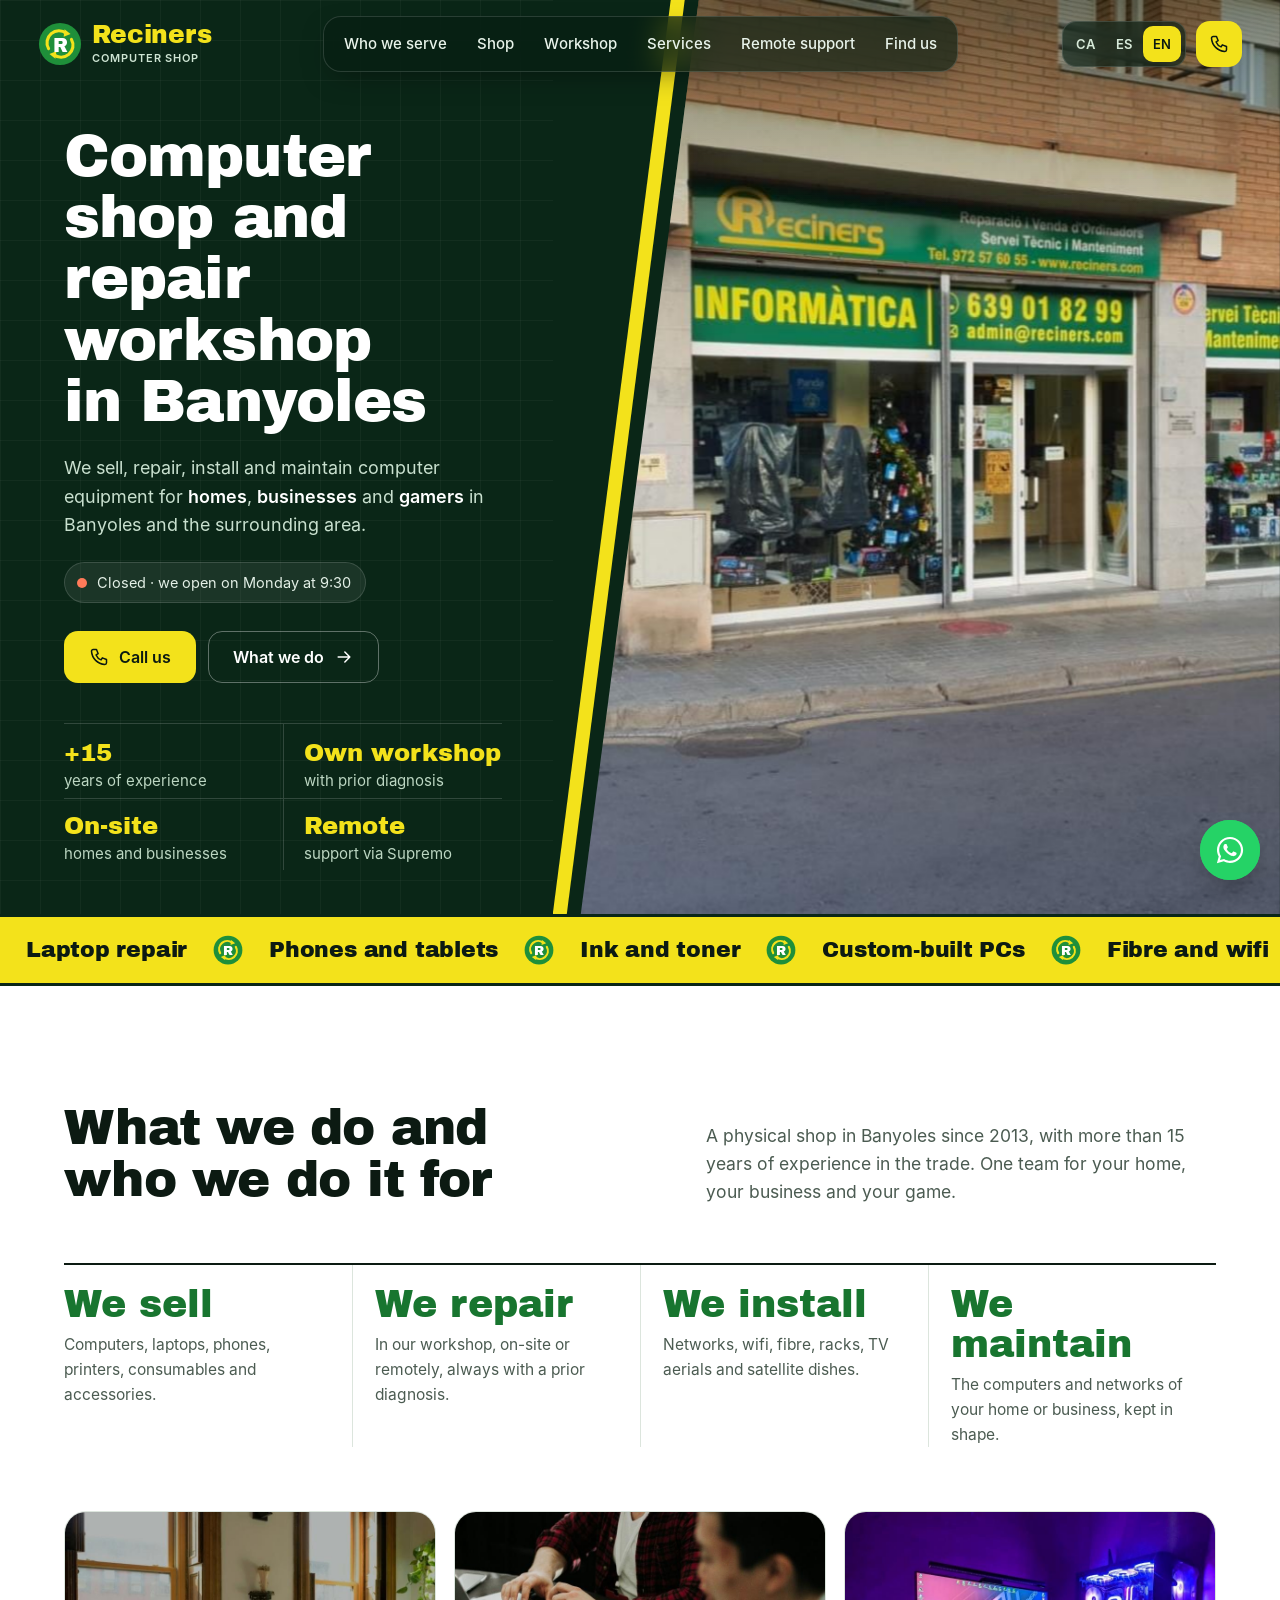
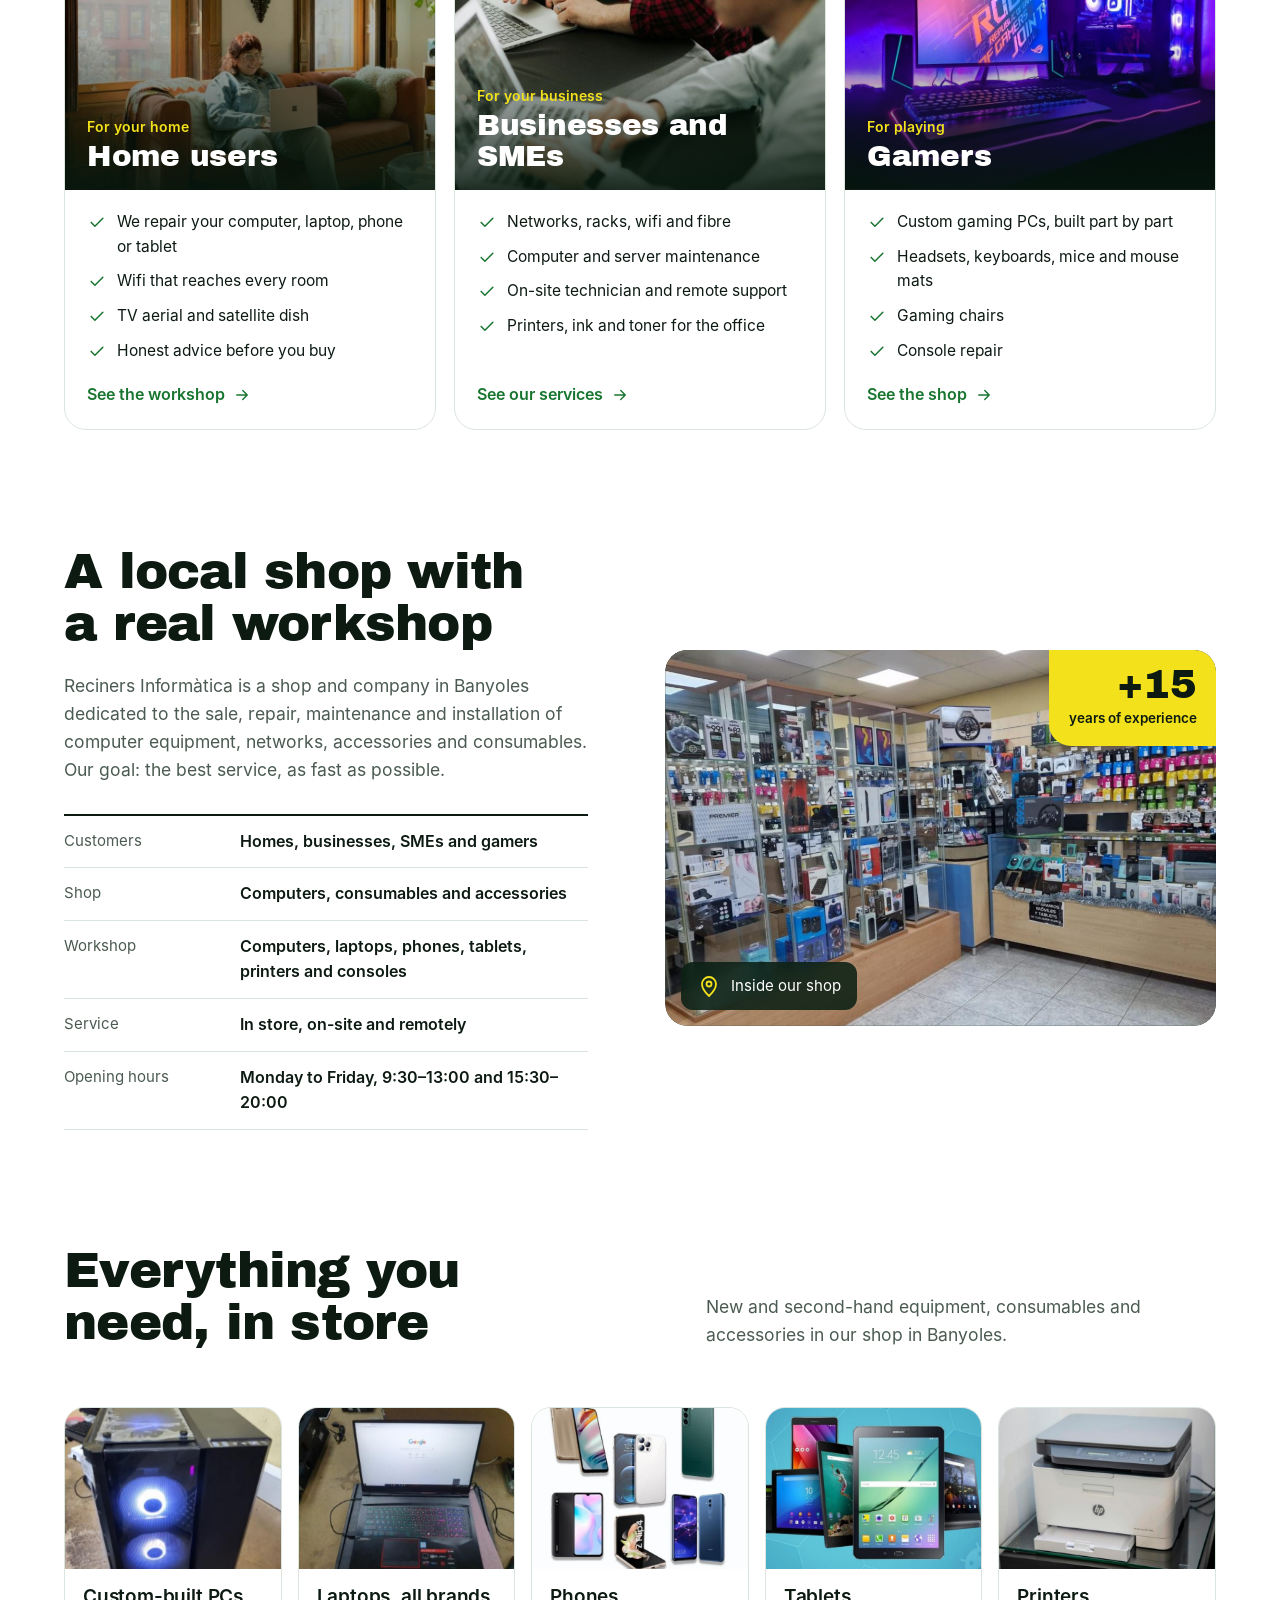
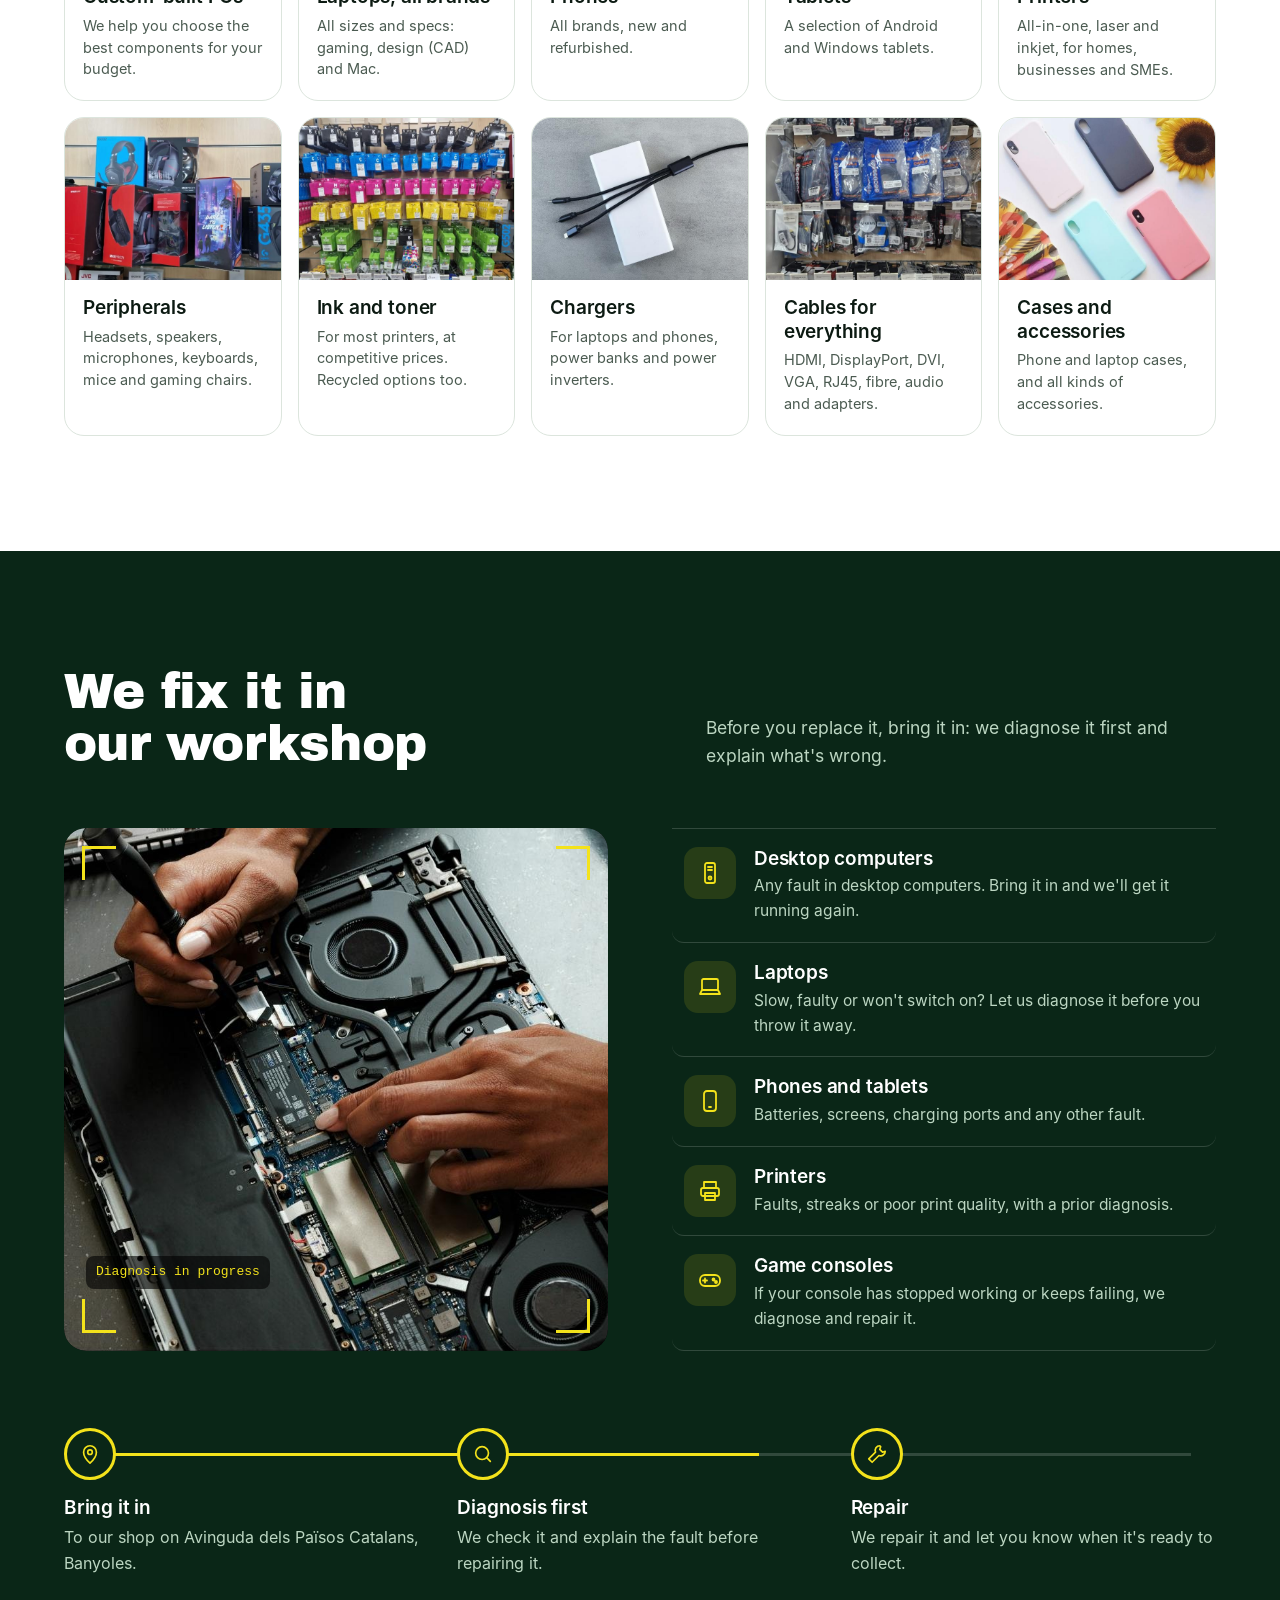
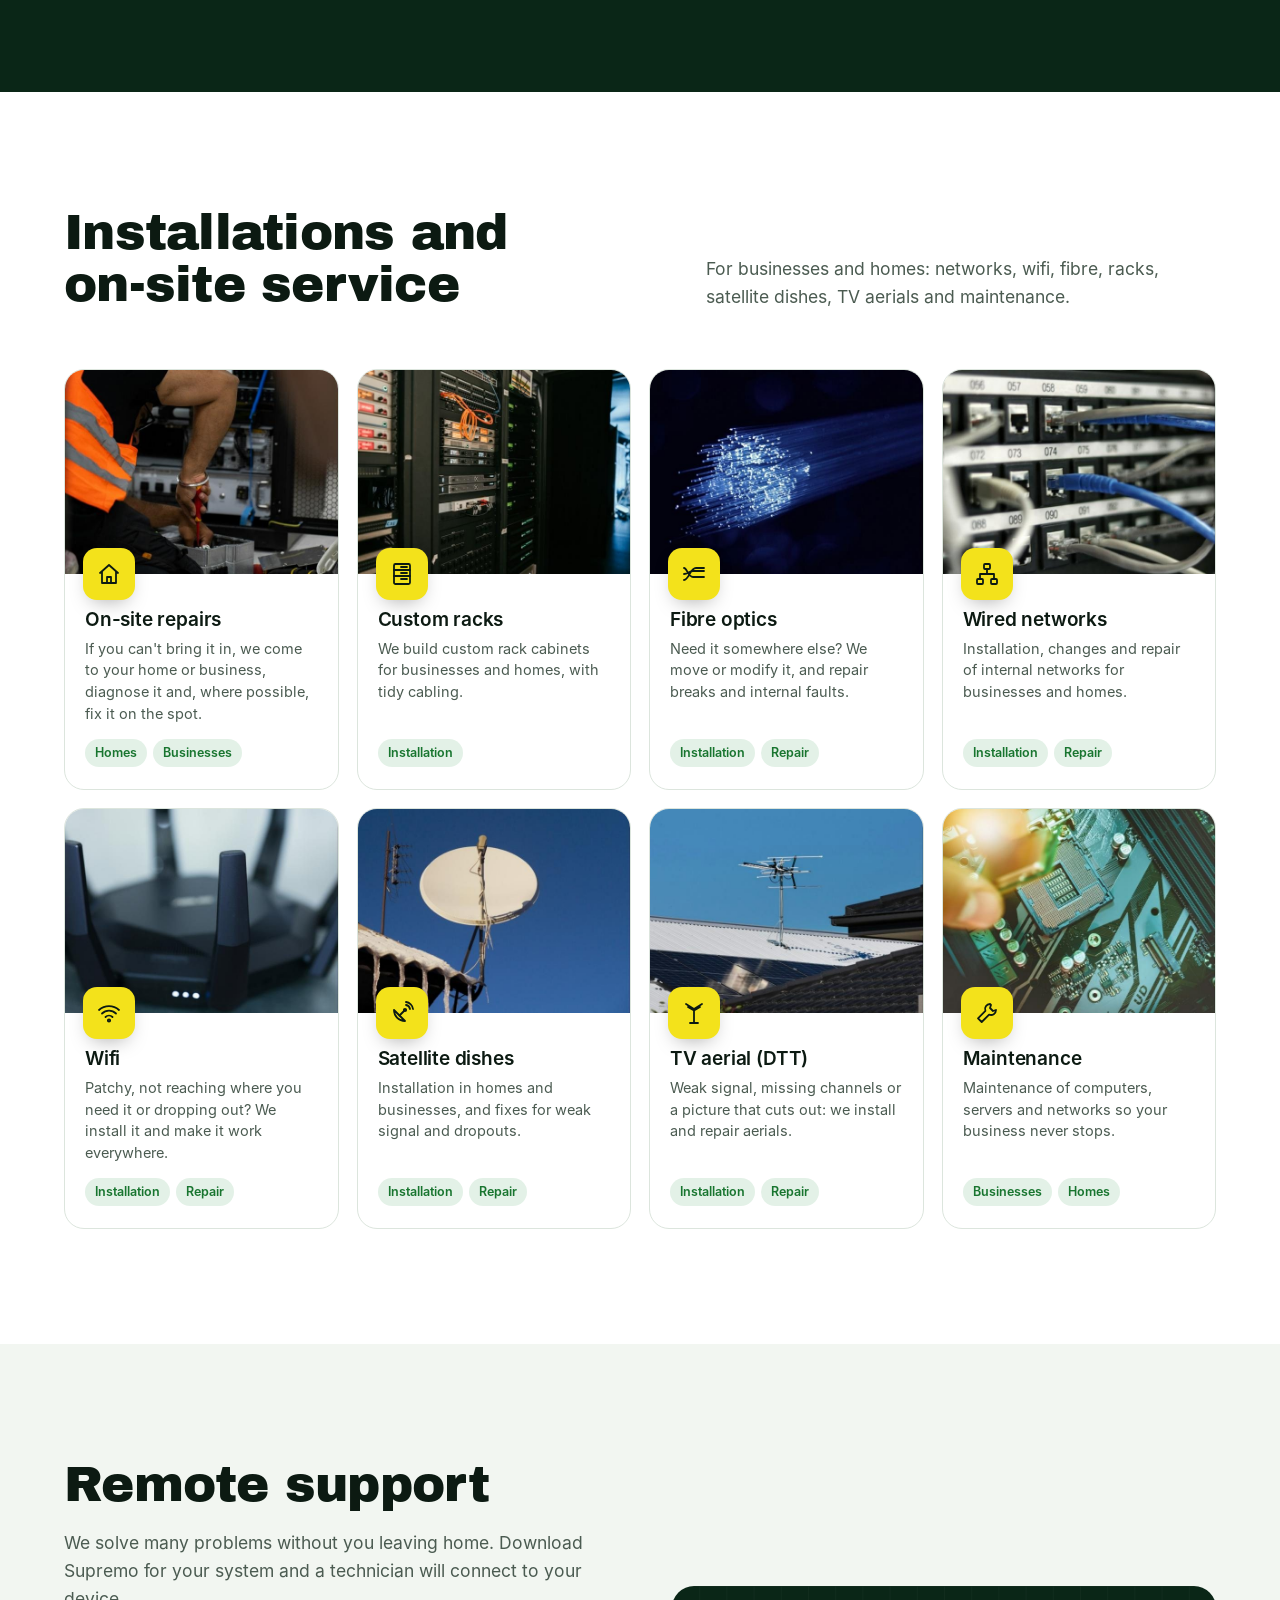
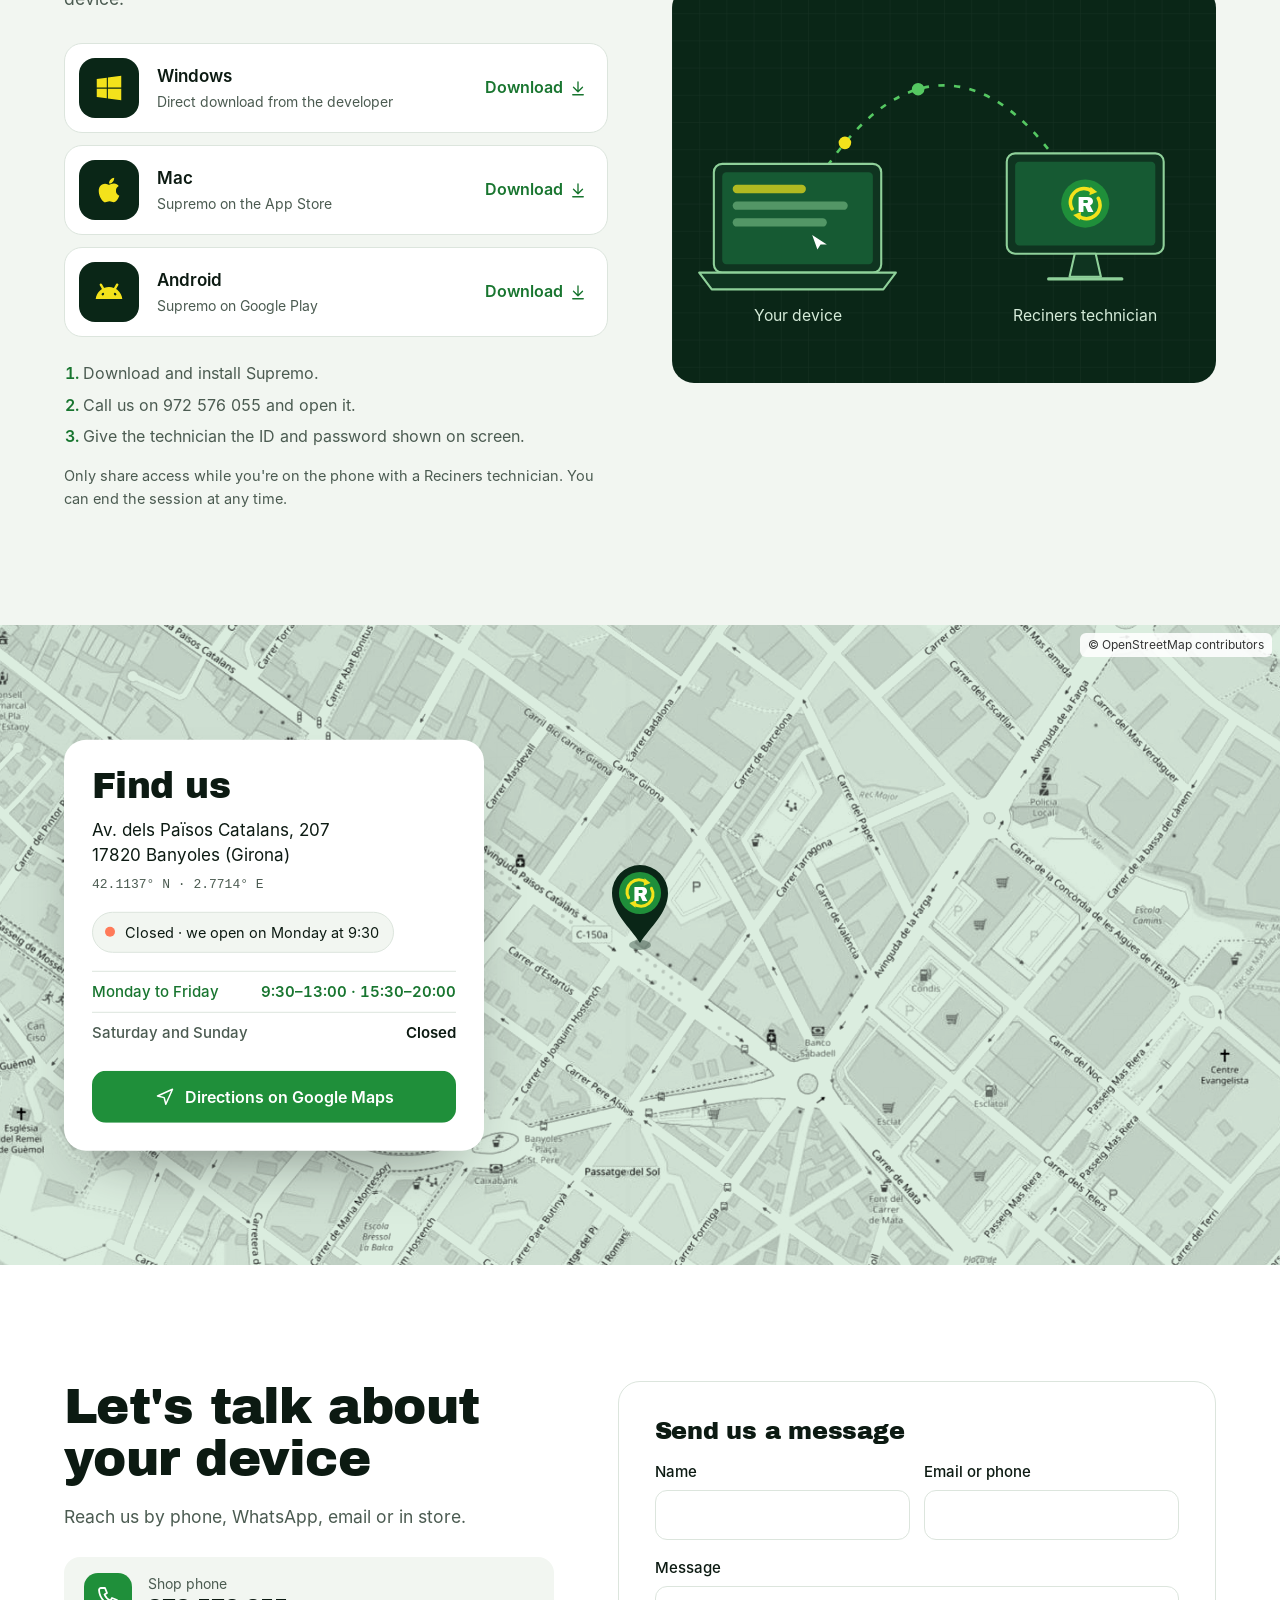
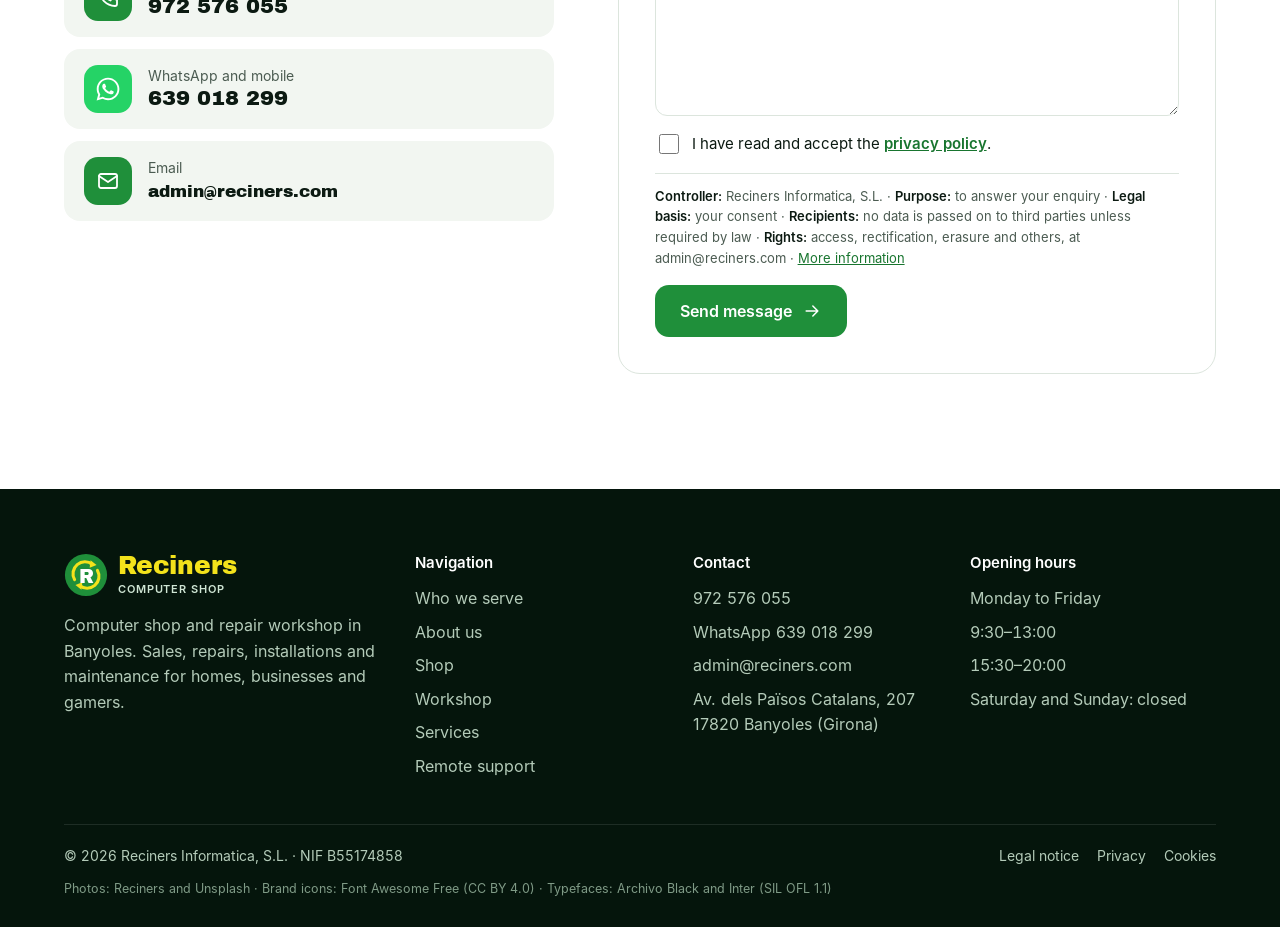
<file: en/index.html>
<!DOCTYPE html>
<html lang="en"><head>
<meta charset="utf-8">
<meta name="viewport" content="width=device-width, initial-scale=1">
<title>Reciners Informàtica · Computer shop and repair in Banyoles</title>
<meta name="description" content="Sales, repair, installation and maintenance of computer equipment in Banyoles for homes, businesses and gamers. Own workshop, on-site service and remote support.">
<link rel="canonical" href="https://reciners.com/en/">
<link rel="alternate" hreflang="ca" href="https://reciners.com/">
<link rel="alternate" hreflang="es" href="https://reciners.com/es/">
<link rel="alternate" hreflang="en" href="https://reciners.com/en/">
<link rel="alternate" hreflang="x-default" href="https://reciners.com/">
<meta property="og:type" content="website">
<meta property="og:site_name" content="Reciners Informàtica">
<meta property="og:title" content="Reciners Informàtica · Computer shop and repair in Banyoles">
<meta property="og:description" content="Sales, repair, installation and maintenance of computer equipment in Banyoles for homes, businesses and gamers. Own workshop, on-site service and remote support.">
<meta property="og:url" content="https://reciners.com/en/">
<meta property="og:image" content="https://reciners.com/img/botiga-facana.jpg">
<meta property="og:locale" content="en_GB">
<meta name="theme-color" content="#0a2617">
<link rel="icon" href="../img/favicon.svg" type="image/svg+xml">
<link rel="preload" href="../fonts/archivo-black.woff" as="font" type="font/woff" crossorigin="">
<link rel="stylesheet" href="../assets/estil.css">
<script type="application/ld+json">{"@context":"https://schema.org","@type":"ComputerStore","@id":"https://reciners.com/#botiga","name":"Reciners Informàtica","legalName":"RECINERS INFORMATICA, S.L.","taxID":"B55174858","url":"https://reciners.com/en/","image":"https://reciners.com/img/botiga-facana.jpg","logo":"https://reciners.com/img/favicon.svg","description":"Sales, repair, installation and maintenance of computer equipment in Banyoles for homes, businesses and gamers. Own workshop, on-site service and remote support.","telephone":"+34972576055","email":"admin@reciners.com","foundingDate":"2013-06-28","address":{"@type":"PostalAddress","streetAddress":"Av. dels Països Catalans, 207","addressLocality":"Banyoles","postalCode":"17820","addressRegion":"Girona","addressCountry":"ES"},"geo":{"@type":"GeoCoordinates","latitude":42.11367041,"longitude":2.77144541},"hasMap":"https://www.google.com/maps/search/?api=1&query=42.11367041%2C2.77144541","openingHoursSpecification":[{"@type":"OpeningHoursSpecification","dayOfWeek":["Monday","Tuesday","Wednesday","Thursday","Friday"],"opens":"09:30","closes":"13:00"},{"@type":"OpeningHoursSpecification","dayOfWeek":["Monday","Tuesday","Wednesday","Thursday","Friday"],"opens":"15:30","closes":"20:00"}],"areaServed":{"@type":"City","name":"Banyoles"},"contactPoint":[{"@type":"ContactPoint","telephone":"+34639018299","contactType":"customer service","availableLanguage":["ca","es","en"]}]}</script>
</head>
<body data-page="home">
<a class="skip" href="#main" data-es="Saltar al contenido" data-en="Skip to content" data-ca="Salta al contingut">Skip to content</a>

<svg width="0" height="0" style="position:absolute" aria-hidden="true" focusable="false">
<symbol id="logo" viewBox="0 0 48 48"><circle cx="24" cy="24" r="23" fill="#1f8f3a"></circle><path d="M11.5 29A13 13 0 0 1 31 12.5" fill="none" stroke="#f3e21b" stroke-width="3.4" stroke-linecap="round"></path><path d="M36.5 19A13 13 0 0 1 17 35.5" fill="none" stroke="#f3e21b" stroke-width="3.4" stroke-linecap="round"></path><path d="m29 8 6.5 5-7.5 3z" fill="#f3e21b"></path><path d="m19 40-6.5-5 7.5-3z" fill="#f3e21b"></path><text x="24" y="32.5" text-anchor="middle" font-family="'Archivo Black','Arial Black',sans-serif" font-size="21" fill="#fff">R</text></symbol>
<symbol id="i-pc" viewBox="0 0 24 24"><rect x="7" y="2" width="10" height="20" rx="2"></rect><path d="M10 6h4M10 9h4"></path><circle cx="12" cy="17" r="1.5"></circle></symbol>
<symbol id="i-phone" viewBox="0 0 24 24"><rect x="6" y="2" width="12" height="20" rx="3"></rect><path d="M11 18h2"></path></symbol>
<symbol id="i-laptop" viewBox="0 0 24 24"><rect x="4" y="4" width="16" height="11" rx="1.5"></rect><path d="M2 19h20l-2-4H4z"></path></symbol>
<symbol id="i-print" viewBox="0 0 24 24"><path d="M6 9V3h12v6"></path><rect x="3" y="9" width="18" height="8" rx="2"></rect><path d="M7 14h10v7H7z"></path></symbol>
<symbol id="i-console" viewBox="0 0 24 24"><rect x="2" y="7" width="20" height="11" rx="5"></rect><path d="M7 10.5v4M5 12.5h4"></path><circle cx="15.5" cy="11.5" r="1"></circle><circle cx="18" cy="14" r="1"></circle></symbol>
<symbol id="i-home" viewBox="0 0 24 24"><path d="M3 11 12 3l9 8M5 9.5V21h14V9.5"></path><path d="M10 21v-6h4v6"></path></symbol>
<symbol id="i-rack" viewBox="0 0 24 24"><rect x="4" y="2" width="16" height="20" rx="1.5"></rect><path d="M4 8h16M4 14h16M11 5h6M11 11h6M11 17h6"></path></symbol>
<symbol id="i-fiber" viewBox="0 0 24 24"><path d="M2 18c5 0 6-12 12-12h8M2 12c4 0 5-3 9-3h11M2 6c3 0 4 9 9 9h11"></path></symbol>
<symbol id="i-net" viewBox="0 0 24 24"><rect x="9" y="2" width="6" height="5" rx="1"></rect><rect x="2" y="17" width="6" height="5" rx="1"></rect><rect x="16" y="17" width="6" height="5" rx="1"></rect><path d="M12 7v5M5 17v-5h14v5"></path></symbol>
<symbol id="i-wifi" viewBox="0 0 24 24"><path d="M2 9a15 15 0 0 1 20 0M5 12.5a10 10 0 0 1 14 0M8.5 16a5 5 0 0 1 7 0"></path><circle cx="12" cy="19.5" r="1.2"></circle></symbol>
<symbol id="i-dish" viewBox="0 0 24 24"><path d="M4 9a11 11 0 0 0 11 11z"></path><path d="M9.5 14.5 15 9M16 4a5 5 0 0 1 4 4M16 1a8 8 0 0 1 7 7"></path><circle cx="15" cy="9" r="1.2"></circle></symbol>
<symbol id="i-ant" viewBox="0 0 24 24"><path d="M12 8v14M8 22h8M4 3l8 5 8-5M6 6l6 3.5L18 6"></path></symbol>
<symbol id="i-wrench" viewBox="0 0 24 24"><path d="M15 3a5 5 0 0 0-4.6 6.9L3 17.3 6.7 21l7.4-7.4A5 5 0 0 0 21 9l-3 1-3-3 1-3z"></path></symbol>
<symbol id="i-search" viewBox="0 0 24 24"><circle cx="11" cy="11" r="7"></circle><path d="m20 20-4-4"></path></symbol>
<symbol id="i-check" viewBox="0 0 24 24"><path d="m5 12.5 4.5 4.5L19 7.5"></path></symbol>
<symbol id="i-pin" viewBox="0 0 24 24"><path d="M12 22s7-6.5 7-12a7 7 0 0 0-14 0c0 5.5 7 12 7 12z"></path><circle cx="12" cy="10" r="2.5"></circle></symbol>
<symbol id="i-call" viewBox="0 0 24 24"><path d="M5 3h4l2 5-2.5 1.5a11 11 0 0 0 6 6L16 13l5 2v4a2 2 0 0 1-2 2A17 17 0 0 1 3 5a2 2 0 0 1 2-2z"></path></symbol>
<symbol id="i-mail" viewBox="0 0 24 24"><rect x="3" y="5" width="18" height="14" rx="2"></rect><path d="m3 7 9 6 9-6"></path></symbol>
<symbol id="i-arrow" viewBox="0 0 24 24"><path d="M5 12h14M13 6l6 6-6 6"></path></symbol>
<symbol id="i-down" viewBox="0 0 24 24"><path d="M12 4v12M6 11l6 6 6-6M5 21h14"></path></symbol>
<symbol id="i-nav" viewBox="0 0 24 24"><path d="M3 11 21 3l-8 18-2-8z"></path></symbol>
<!-- Icones de marca: Font Awesome Free 7.3.1 (https://fontawesome.com) - llicència CC BY 4.0 -->
<symbol id="b-windows" viewBox="0 0 448 512"><path d="M0 93.7l183.6-25.3 0 177.4-183.6 0 0-152.1zM0 418.3l183.6 25.3 0-175.2-183.6 0 0 149.9zm203.8 28l244.2 33.7 0-211.6-244.2 0 0 177.9zm0-380.6l0 180.1 244.2 0 0-213.8-244.2 33.7z"></path></symbol>
<symbol id="b-apple" viewBox="0 0 384 512"><path d="M319.1 268.7c-.2-36.7 16.4-64.4 50-84.8-18.8-26.9-47.2-41.7-84.7-44.6-35.5-2.8-74.3 20.7-88.5 20.7-15 0-49.4-19.7-76.4-19.7-55.8 .9-115.1 44.5-115.1 133.2 0 26.2 4.8 53.3 14.4 81.2 12.8 36.7 59 126.7 107.2 125.2 25.2-.6 43-17.9 75.8-17.9 31.8 0 48.3 17.9 76.4 17.9 48.6-.7 90.4-82.5 102.6-119.3-65.2-30.7-61.7-90-61.7-91.9zM262.5 104.5c27.3-32.4 24.8-61.9 24-72.5-24.1 1.4-52 16.4-67.9 34.9-17.5 19.8-27.8 44.3-25.6 71.9 26.1 2 49.9-11.4 69.5-34.3z"></path></symbol>
<symbol id="b-android" viewBox="0 0 640 512"><path d="M131.2 61.9c5.3-.5 10.6 .6 15.3 3s8.6 6.2 11.3 10.8c17 29.5 34.2 58.9 51.2 88.4 3.5-1.4 7-2.7 10.5-3.9 31.3-10.9 64.2-16.6 97.4-16.9 1 0 2.1 0 3.2 0 38.1 0 76.2 7 111.6 21.1L483 75.7c1.8-3.2 4.3-6 7.2-8.2s6.2-3.9 9.8-4.8c3.1-.8 6.4-1.1 9.6-.8 4.2 .4 8.3 1.7 11.9 3.8 4 2.4 7.3 5.7 9.7 9.7 2 3.4 3.3 7.2 3.8 11.2s.1 8-1.2 11.7c-.6 1.9-1.4 3.7-2.4 5.5l-49.7 85.8c19.5 12.2 37.6 26.5 53.9 42.8 12.3 12.2 23.5 25.4 33.5 39.5 8.2 11.5 15.6 23.6 22.2 36.2 17.5 33.6 28.6 70.5 32.7 108.1l-608 0c4.1-37.7 15.2-74.5 32.7-108.1 14.5-27.9 33.4-53.5 55.7-75.7 16.5-16.4 34.7-30.9 54.5-43.1l-49.5-85.4c-3.7-6.4-4.7-14.1-2.8-21.2 1.9-7.1 6.4-13.1 12.7-16.8 3.6-2.2 7.7-3.5 11.9-3.8zm67.3 215.8c-12.2-8.1-30.1-2.5-40.1 12.5s-8.2 33.8 3.9 41.9 30.1 2.5 40.1-12.5 8.2-33.8-3.9-41.9zm283.6 12.5c-10-15-27.9-20.6-40.1-12.5s-13.9 26.9-3.9 41.9c10 15 27.9 20.6 40.1 12.5s13.9-26.9 3.9-41.9z"></path></symbol>
<symbol id="b-whatsapp" viewBox="0 0 448 512"><path d="M380.9 97.1c-41.9-42-97.7-65.1-157-65.1-122.4 0-222 99.6-222 222 0 39.1 10.2 77.3 29.6 111L0 480 117.7 449.1c32.4 17.7 68.9 27 106.1 27l.1 0c122.3 0 224.1-99.6 224.1-222 0-59.3-25.2-115-67.1-157zm-157 341.6c-33.2 0-65.7-8.9-94-25.7l-6.7-4-69.8 18.3 18.6-68.1-4.4-7c-18.5-29.4-28.2-63.3-28.2-98.2 0-101.7 82.8-184.5 184.6-184.5 49.3 0 95.6 19.2 130.4 54.1s56.2 81.2 56.1 130.5c0 101.8-84.9 184.6-186.6 184.6zM325.1 300.5c-5.5-2.8-32.8-16.2-37.9-18-5.1-1.9-8.8-2.8-12.5 2.8s-14.3 18-17.6 21.8c-3.2 3.7-6.5 4.2-12 1.4-32.6-16.3-54-29.1-75.5-66-5.7-9.8 5.7-9.1 16.3-30.3 1.8-3.7 .9-6.9-.5-9.7s-12.5-30.1-17.1-41.2c-4.5-10.8-9.1-9.3-12.5-9.5-3.2-.2-6.9-.2-10.6-.2s-9.7 1.4-14.8 6.9c-5.1 5.6-19.4 19-19.4 46.3s19.9 53.7 22.6 57.4c2.8 3.7 39.1 59.7 94.8 83.8 35.2 15.2 49 16.5 66.6 13.9 10.7-1.6 32.8-13.4 37.4-26.4s4.6-24.1 3.2-26.4c-1.3-2.5-5-3.9-10.5-6.6z"></path></symbol>
</svg>

<div id="prog"></div>
<header class="hdr" id="hdr">
  <a class="brand" href="#inici" aria-label="Reciners Informàtica">
    <svg aria-hidden="true"><use href="#logo"></use></svg>
    <span class="wm">Reciners<small data-es="INFORMÁTICA S.L." data-en="COMPUTER SHOP" data-ca="INFORMÀTICA S.L.">COMPUTER SHOP</small></span>
  </a>
  <nav class="nav" id="nav" aria-label="Menú">
    <span class="ind" id="ind" aria-hidden="true"></span>
    <a href="#per-a-qui" data-l-ca="Per a qui" data-l-es="Para quién" data-l-en="Who we serve">Who we serve</a>
    <a href="#botiga" data-l-ca="Botiga" data-l-es="Tienda" data-l-en="Shop">Shop</a>
    <a href="#taller" data-l-ca="Taller" data-l-es="Taller" data-l-en="Workshop">Workshop</a>
    <a href="#serveis" data-l-ca="Serveis" data-l-es="Servicios" data-l-en="Services">Services</a>
    <a href="#remota" data-l-ca="Assistència remota" data-l-es="Asistencia remota" data-l-en="Remote support">Remote support</a>
    <a href="#on-som" data-l-ca="On som" data-l-es="Dónde estamos" data-l-en="Find us">Find us</a>
  </nav>
  <div class="hact">
    <nav class="lang" aria-label="Idioma"><a href="../" hreflang="ca" lang="ca" title="Català">CA</a><a href="../es/" hreflang="es" lang="es" title="Castellano">ES</a><a href="../en/" hreflang="en" lang="en" title="English" aria-current="true">EN</a></nav>
    <a class="btn y mag call" href="tel:+34972576055" aria-label="972 576 055"><svg class="ico"><use href="#i-call"></use></svg><span class="num">972 576 055</span></a>
    <button class="burger" id="burger" type="button" aria-label="Menú" aria-expanded="false" aria-controls="menu"><i></i><i></i><i></i></button>
  </div>
</header>
<div class="menu" id="menu">
  <a href="#per-a-qui" data-es="Para quién" data-en="Who we serve" data-ca="Per a qui">Who we serve</a>
  <a href="#qui-som" data-es="Quiénes somos" data-en="About us" data-ca="Qui som">About us</a>
  <a href="#botiga" data-es="Tienda" data-en="Shop" data-ca="Botiga">Shop</a>
  <a href="#taller" data-en="Workshop" data-ca="Taller">Workshop</a>
  <a href="#serveis" data-es="Servicios" data-en="Services" data-ca="Serveis">Services</a>
  <a href="#remota" data-es="Asistencia remota" data-en="Remote support" data-ca="Assistència remota">Remote support</a>
  <a href="#on-som" data-es="Dónde estamos" data-en="Find us" data-ca="On som">Find us</a>
  <p>972 576 055 · 639 018 299 · admin@reciners.com</p>
</div>

<main id="main">
<section class="hero" id="inici">
  <div class="htxt">
    <div class="enter">
      <h1 data-es="Tienda y taller de informática en Banyoles" data-en="Computer shop and repair workshop in Banyoles" data-ca="Botiga i taller d'informàtica a Banyoles">Computer shop and repair workshop in Banyoles</h1>
      <p class="lead" data-es="Vendemos, reparamos, instalamos y mantenemos equipos informáticos para &lt;b&gt;particulares&lt;/b&gt;, &lt;b&gt;empresas y pymes&lt;/b&gt; y &lt;b&gt;gamers&lt;/b&gt; de Banyoles y alrededores." data-en="We sell, repair, install and maintain computer equipment for &lt;b&gt;homes&lt;/b&gt;, &lt;b&gt;businesses&lt;/b&gt; and &lt;b&gt;gamers&lt;/b&gt; in Banyoles and the surrounding area." data-ca="Venem, reparem, instal·lem i mantenim equips informàtics per a &lt;b&gt;particulars&lt;/b&gt;, &lt;b&gt;empreses i pimes&lt;/b&gt; i &lt;b&gt;gamers&lt;/b&gt; de Banyoles i rodalia.">We sell, repair, install and maintain computer equipment for <b>homes</b>, <b>businesses</b> and <b>gamers</b> in Banyoles and the surrounding area.</p>
      <p class="status" id="st"><i></i><span data-es="Lunes a viernes · 9:30–13:00 y 15:30–20:00" data-en="Monday to Friday · 9:30–13:00 and 15:30–20:00" data-ca="Dilluns a divendres · 9:30–13:00 i 15:30–20:00">Monday to Friday · 9:30–13:00 and 15:30–20:00</span></p>
      <div class="ctas">
        <a class="btn y mag" href="tel:+34972576055"><svg class="ico"><use href="#i-call"></use></svg><span data-es="Llámanos" data-en="Call us" data-ca="Truca'ns">Call us</span></a>
        <a class="btn line mag" href="#per-a-qui"><span data-es="Qué hacemos" data-en="What we do" data-ca="Què fem">What we do</span><svg class="ico go"><use href="#i-arrow"></use></svg></a>
      </div>
      <ul class="facts">
        <li><b>+<span data-count="15">15</span></b><span data-es="años de experiencia" data-en="years of experience" data-ca="anys d'experiència">years of experience</span></li>
        <li><b data-es="Taller propio" data-en="Own workshop" data-ca="Taller propi">Own workshop</b><span data-es="con diagnóstico previo" data-en="with prior diagnosis" data-ca="amb diagnòstic previ">with prior diagnosis</span></li>
        <li><b data-es="A domicilio" data-en="On-site" data-ca="A domicili">On-site</b><span data-es="casas y empresas" data-en="homes and businesses" data-ca="cases i empreses">homes and businesses</span></li>
        <li><b data-es="En remoto" data-en="Remote" data-ca="En remot">Remote</b><span data-es="asistencia con Supremo" data-en="support via Supremo" data-ca="assistència amb Supremo">support via Supremo</span></li>
      </ul>
    </div>
  </div>
  <div class="hvis">
    <span class="slash" aria-hidden="true"></span>
    <div class="hphoto"><img src="../img/botiga-facana.jpg" width="1600" height="900" alt="Reciners Informàtica shop front on Avinguda dels Països Catalans, Banyoles" data-alt-es="Fachada de la tienda Reciners Informática en la avenida Països Catalans de Banyoles" data-alt-en="Reciners Informàtica shop front on Avinguda dels Països Catalans, Banyoles" fetchpriority="high" data-alt-ca="Façana de la botiga Reciners Informàtica a l'avinguda dels Països Catalans de Banyoles"></div>
  </div>
</section>

<div class="tape" aria-label="Services" data-aria-es="Servicios" data-aria-en="Services" data-aria-ca="Serveis"><div class="track" id="t1">
  <span data-es="Reparación de portátiles" data-en="Laptop repair" data-ca="Reparació de portàtils">Laptop repair</span><svg aria-hidden="true"><use href="#logo"></use></svg>
  <span data-es="Móviles y tablets" data-en="Phones and tablets" data-ca="Mòbils i tauletes">Phones and tablets</span><svg aria-hidden="true"><use href="#logo"></use></svg>
  <span data-es="Tintas y tóner" data-en="Ink and toner" data-ca="Tintes i tòner">Ink and toner</span><svg aria-hidden="true"><use href="#logo"></use></svg>
  <span data-es="Ordenadores a medida" data-en="Custom-built PCs" data-ca="Ordinadors a mida">Custom-built PCs</span><svg aria-hidden="true"><use href="#logo"></use></svg>
  <span data-es="Fibra óptica y wifi" data-en="Fibre and wifi" data-ca="Fibra òptica i wifi">Fibre and wifi</span><svg aria-hidden="true"><use href="#logo"></use></svg>
  <span data-es="Racks y redes" data-en="Racks and networks" data-ca="Racks i xarxes">Racks and networks</span><svg aria-hidden="true"><use href="#logo"></use></svg>
  <span data-es="Reparación de consolas" data-en="Console repair" data-ca="Reparació de consoles">Console repair</span><svg aria-hidden="true"><use href="#logo"></use></svg>
  <span data-es="Antenas y parabólicas" data-en="TV aerials and satellite dishes" data-ca="Antenes i parabòliques">TV aerials and satellite dishes</span><svg aria-hidden="true"><use href="#logo"></use></svg>
  <span data-es="Mantenimiento para empresas" data-en="Business IT maintenance" data-ca="Manteniment per a empreses">Business IT maintenance</span><svg aria-hidden="true"><use href="#logo"></use></svg>
  <span data-es="Asistencia remota" data-en="Remote support" data-ca="Assistència remota">Remote support</span><svg aria-hidden="true"><use href="#logo"></use></svg>
</div></div>

<section class="band" id="per-a-qui">
  <div class="wrap">
    <div class="head">
      <h2 class="rv" data-es="Qué hacemos y para quién trabajamos" data-en="What we do and who we do it for" data-ca="Què fem i per a qui treballem">What we do and who we do it for</h2>
      <p class="rv" style="--d:.08s" data-es="Tienda física en Banyoles desde 2013 y más de 15 años de experiencia en el sector. Un mismo equipo para tu casa, tu negocio y tu partida." data-en="A physical shop in Banyoles since 2013, with more than 15 years of experience in the trade. One team for your home, your business and your game." data-ca="Botiga física a Banyoles des del 2013 i més de 15 anys d'experiència al sector. Un mateix equip per a casa teva, el teu negoci i la teva partida.">A physical shop in Banyoles since 2013, with more than 15 years of experience in the trade. One team for your home, your business and your game.</p>
    </div>
    <ul class="verbs stag">
      <li class="rv"><b data-es="Vendemos" data-en="We sell" data-ca="Venem">We sell</b><span data-es="Ordenadores, portátiles, móviles, impresoras, consumibles y accesorios." data-en="Computers, laptops, phones, printers, consumables and accessories." data-ca="Ordinadors, portàtils, mòbils, impressores, consumibles i accessoris.">Computers, laptops, phones, printers, consumables and accessories.</span></li>
      <li class="rv"><b data-es="Reparamos" data-en="We repair" data-ca="Reparem">We repair</b><span data-es="En nuestro taller, a domicilio o en remoto, con diagnóstico previo." data-en="In our workshop, on-site or remotely, always with a prior diagnosis." data-ca="Al nostre taller, a domicili o en remot, amb diagnòstic previ.">In our workshop, on-site or remotely, always with a prior diagnosis.</span></li>
      <li class="rv"><b data-es="Instalamos" data-en="We install" data-ca="Instal·lem">We install</b><span data-es="Redes, wifi, fibra óptica, racks, antenas y parabólicas." data-en="Networks, wifi, fibre, racks, TV aerials and satellite dishes." data-ca="Xarxes, wifi, fibra òptica, racks, antenes i parabòliques.">Networks, wifi, fibre, racks, TV aerials and satellite dishes.</span></li>
      <li class="rv"><b data-es="Mantenemos" data-en="We maintain" data-ca="Mantenim">We maintain</b><span data-es="Los equipos y las redes de tu casa o de tu empresa a punto." data-en="The computers and networks of your home or business, kept in shape." data-ca="Els equips i les xarxes de casa teva o de l'empresa a punt.">The computers and networks of your home or business, kept in shape.</span></li>
    </ul>
    <div class="auds stag">
      <article class="aud rv">
        <figure><img src="../img/a-particulars.jpg" width="800" height="600" loading="lazy" alt="Person working on a laptop on the sofa at home" data-alt-es="Persona trabajando con un portátil en el sofá de casa" data-alt-en="Person working on a laptop on the sofa at home" data-alt-ca="Persona treballant amb un portàtil al sofà de casa"><h3><small data-es="Para casa" data-en="For your home" data-ca="Per a casa">For your home</small><span data-es="Particulares" data-en="Home users" data-ca="Particulars">Home users</span></h3></figure>
        <ul>
          <li><svg class="ico"><use href="#i-check"></use></svg><span data-es="Reparamos el ordenador, el portátil, el móvil o la tablet" data-en="We repair your computer, laptop, phone or tablet" data-ca="Reparem l'ordinador, el portàtil, el mòbil o la tauleta">We repair your computer, laptop, phone or tablet</span></li>
          <li><svg class="ico"><use href="#i-check"></use></svg><span data-es="Wifi que llegue a toda la casa" data-en="Wifi that reaches every room" data-ca="Wifi que arribi a tota la casa">Wifi that reaches every room</span></li>
          <li><svg class="ico"><use href="#i-check"></use></svg><span data-es="Antena de TV y parabólica" data-en="TV aerial and satellite dish" data-ca="Antena de TV i parabòlica">TV aerial and satellite dish</span></li>
          <li><svg class="ico"><use href="#i-check"></use></svg><span data-es="Te asesoramos antes de comprar" data-en="Honest advice before you buy" data-ca="T'assessorem abans de comprar">Honest advice before you buy</span></li>
        </ul>
        <a class="more" href="#taller"><span data-es="Ver el taller" data-en="See the workshop" data-ca="Veure el taller">See the workshop</span><svg class="ico"><use href="#i-arrow"></use></svg></a>
      </article>
      <article class="aud rv">
        <figure><img src="../img/a-empreses.jpg" width="800" height="600" loading="lazy" alt="Team working on computers in an office" data-alt-es="Equipo trabajando con ordenadores en una oficina" data-alt-en="Team working on computers in an office" data-alt-ca="Equip treballant amb ordinadors en una oficina"><h3><small data-es="Para tu negocio" data-en="For your business" data-ca="Per al teu negoci">For your business</small><span data-es="Empresas y pymes" data-en="Businesses and SMEs" data-ca="Empreses i pimes">Businesses and SMEs</span></h3></figure>
        <ul>
          <li><svg class="ico"><use href="#i-check"></use></svg><span data-es="Redes, racks, wifi y fibra óptica" data-en="Networks, racks, wifi and fibre" data-ca="Xarxes, racks, wifi i fibra òptica">Networks, racks, wifi and fibre</span></li>
          <li><svg class="ico"><use href="#i-check"></use></svg><span data-es="Mantenimiento de equipos y servidores" data-en="Computer and server maintenance" data-ca="Manteniment d'equips i servidors">Computer and server maintenance</span></li>
          <li><svg class="ico"><use href="#i-check"></use></svg><span data-es="Técnico in situ y asistencia remota" data-en="On-site technician and remote support" data-ca="Tècnic al lloc i assistència remota">On-site technician and remote support</span></li>
          <li><svg class="ico"><use href="#i-check"></use></svg><span data-es="Impresoras, tintas y tóner para la oficina" data-en="Printers, ink and toner for the office" data-ca="Impressores, tintes i tòner per a l'oficina">Printers, ink and toner for the office</span></li>
        </ul>
        <a class="more" href="#serveis"><span data-es="Ver los servicios" data-en="See our services" data-ca="Veure els serveis">See our services</span><svg class="ico"><use href="#i-arrow"></use></svg></a>
      </article>
      <article class="aud rv">
        <figure><img src="../img/a-gaming.jpg" width="800" height="600" loading="lazy" alt="Gaming PC with RGB lighting" data-alt-es="Ordenador gaming con iluminación RGB" data-alt-en="Gaming PC with RGB lighting" data-alt-ca="Ordinador gaming amb il·luminació RGB"><h3><small data-es="Para jugar" data-en="For playing" data-ca="Per jugar">For playing</small>Gamers</h3></figure>
        <ul>
          <li><svg class="ico"><use href="#i-check"></use></svg><span data-es="PC gaming a medida, pieza a pieza" data-en="Custom gaming PCs, built part by part" data-ca="PC gaming a mida, peça a peça">Custom gaming PCs, built part by part</span></li>
          <li><svg class="ico"><use href="#i-check"></use></svg><span data-es="Auriculares, teclados, ratones y alfombrillas" data-en="Headsets, keyboards, mice and mouse mats" data-ca="Auriculars, teclats, ratolins i catifes">Headsets, keyboards, mice and mouse mats</span></li>
          <li><svg class="ico"><use href="#i-check"></use></svg><span data-es="Sillas gaming" data-en="Gaming chairs" data-ca="Cadires gaming">Gaming chairs</span></li>
          <li><svg class="ico"><use href="#i-check"></use></svg><span data-es="Reparación de consolas" data-en="Console repair" data-ca="Reparació de consoles">Console repair</span></li>
        </ul>
        <a class="more" href="#botiga"><span data-es="Ver la tienda" data-en="See the shop" data-ca="Veure la botiga">See the shop</span><svg class="ico"><use href="#i-arrow"></use></svg></a>
      </article>
    </div>
  </div>
</section>

<section class="band" id="qui-som" style="padding-top:0">
  <div class="wrap about">
    <div class="txt">
      <h2 class="rv" data-es="Una tienda de barrio con taller de verdad" data-en="A local shop with a real workshop" data-ca="Una botiga de barri amb taller de debò">A local shop with a real workshop</h2>
      <p class="rv" style="--d:.08s" data-es="Reciners Informática es una tienda y empresa de Banyoles dedicada a la venta, la reparación, el mantenimiento y la instalación de equipos informáticos, redes, accesorios y consumibles. Nuestro objetivo: ofrecer el mejor servicio con la máxima rapidez." data-en="Reciners Informàtica is a shop and company in Banyoles dedicated to the sale, repair, maintenance and installation of computer equipment, networks, accessories and consumables. Our goal: the best service, as fast as possible." data-ca="Reciners Informàtica és una botiga i empresa de Banyoles dedicada a la venda, la reparació, el manteniment i la instal·lació d'equips informàtics, xarxes, accessoris i consumibles. El nostre objectiu: oferir el millor servei amb la màxima rapidesa.">Reciners Informàtica is a shop and company in Banyoles dedicated to the sale, repair, maintenance and installation of computer equipment, networks, accessories and consumables. Our goal: the best service, as fast as possible.</p>
      <dl class="spec rv" style="--d:.16s">
        <div><dt data-es="Clientes" data-en="Customers" data-ca="Clients">Customers</dt><dd data-es="Particulares, empresas, pymes y gamers" data-en="Homes, businesses, SMEs and gamers" data-ca="Particulars, empreses, pimes i gamers">Homes, businesses, SMEs and gamers</dd></div>
        <div><dt data-es="Tienda" data-en="Shop" data-ca="Botiga">Shop</dt><dd data-es="Equipos, consumibles y accesorios" data-en="Computers, consumables and accessories" data-ca="Equips, consumibles i accessoris">Computers, consumables and accessories</dd></div>
        <div><dt data-en="Workshop" data-ca="Taller">Workshop</dt><dd data-es="Ordenadores, portátiles, móviles, tablets, impresoras y consolas" data-en="Computers, laptops, phones, tablets, printers and consoles" data-ca="Ordinadors, portàtils, mòbils, tauletes, impressores i consoles">Computers, laptops, phones, tablets, printers and consoles</dd></div>
        <div><dt data-es="Servicio" data-en="Service" data-ca="Servei">Service</dt><dd data-es="En la tienda, a domicilio y en remoto" data-en="In store, on-site and remotely" data-ca="A la botiga, a domicili i en remot">In store, on-site and remotely</dd></div>
        <div><dt data-es="Horario" data-en="Opening hours" data-ca="Horari">Opening hours</dt><dd data-es="Lunes a viernes, 9:30–13:00 y 15:30–20:00" data-en="Monday to Friday, 9:30–13:00 and 15:30–20:00" data-ca="Dilluns a divendres, 9:30–13:00 i 15:30–20:00">Monday to Friday, 9:30–13:00 and 15:30–20:00</dd></div>
      </dl>
    </div>
    <figure class="frame wipe" style="--d:.1s">
      <img class="par" src="../img/botiga-interior.jpg" width="1200" height="820" loading="lazy" alt="Inside the shop, with product display cases" data-alt-es="Interior de la tienda con vitrinas de productos" data-alt-en="Inside the shop, with product display cases" data-alt-ca="Interior de la botiga amb vitrines de productes">
      <div class="badge"><b>+<span data-count="15">15</span></b><span data-es="años de experiencia" data-en="years of experience" data-ca="anys d'experiència">years of experience</span></div>
      <figcaption><svg class="ico"><use href="#i-pin"></use></svg><span data-es="Nuestra tienda por dentro" data-en="Inside our shop" data-ca="La nostra botiga per dins">Inside our shop</span></figcaption>
    </figure>
  </div>
</section>

<section class="band" id="botiga" style="padding-top:0">
  <div class="wrap">
    <div class="head">
      <h2 class="rv" data-es="Todo lo que necesitas, en la tienda" data-en="Everything you need, in store" data-ca="Tot el que necessites, a la botiga">Everything you need, in store</h2>
      <p class="rv" style="--d:.08s" data-es="Equipos nuevos y de segunda mano, consumibles y accesorios en nuestra tienda física de Banyoles." data-en="New and second-hand equipment, consumables and accessories in our shop in Banyoles." data-ca="Equips nous i de segona mà, consumibles i accessoris a la nostra botiga física de Banyoles.">New and second-hand equipment, consumables and accessories in our shop in Banyoles.</p>
    </div>
    <div class="prods stag">
      <article class="prod rv"><figure><img src="../img/p-pc.jpg" width="600" height="450" loading="lazy" alt="Custom-built gaming tower" data-alt-es="Torre gaming montada a medida" data-alt-en="Custom-built gaming tower" data-alt-ca="Torre gaming muntada a mida"></figure><div><h3 data-es="Ordenadores a medida" data-en="Custom-built PCs" data-ca="Ordinadors a mida">Custom-built PCs</h3><p data-es="Te asesoramos para elegir los mejores componentes según tu presupuesto." data-en="We help you choose the best components for your budget." data-ca="T'assessorem per triar els millors components segons el teu pressupost.">We help you choose the best components for your budget.</p></div></article>
      <article class="prod rv"><figure><img src="../img/p-portatil.jpg" width="600" height="450" loading="lazy" alt="Gaming laptop" data-alt-es="Portátil gaming" data-alt-en="Gaming laptop" data-alt-ca="Portàtil gaming"></figure><div><h3 data-es="Portátiles multimarca" data-en="Laptops, all brands" data-ca="Portàtils multimarca">Laptops, all brands</h3><p data-es="De todos los tamaños y prestaciones: gaming, diseño (CAD) y Mac." data-en="All sizes and specs: gaming, design (CAD) and Mac." data-ca="De totes les mides i prestacions: gaming, disseny (CAD) i Mac.">All sizes and specs: gaming, design (CAD) and Mac.</p></div></article>
      <article class="prod rv"><figure><img src="../img/p-mobils.jpg" width="600" height="450" loading="lazy" alt="Phones from several brands" data-alt-es="Móviles de varias marcas" data-alt-en="Phones from several brands" data-alt-ca="Mòbils de diverses marques"></figure><div><h3 data-es="Móviles" data-en="Phones" data-ca="Mòbils">Phones</h3><p data-es="De todas las marcas, nuevos y reacondicionados." data-en="All brands, new and refurbished." data-ca="De totes les marques, nous i recondicionats.">All brands, new and refurbished.</p></div></article>
      <article class="prod rv"><figure><img src="../img/p-tauletes.jpg" width="600" height="450" loading="lazy" alt="Android and Windows tablets" data-alt-es="Tablets Android y Windows" data-alt-en="Android and Windows tablets" data-alt-ca="Tauletes Android i Windows"></figure><div><h3 data-es="Tablets" data-en="Tablets" data-ca="Tauletes">Tablets</h3><p data-es="Selección de tablets con Android y con Windows." data-en="A selection of Android and Windows tablets." data-ca="Selecció de tauletes amb Android i amb Windows.">A selection of Android and Windows tablets.</p></div></article>
      <article class="prod rv"><figure><img src="../img/p-impressores.jpg" width="600" height="450" loading="lazy" alt="All-in-one printer" data-alt-es="Impresora multifunción" data-alt-en="All-in-one printer" data-alt-ca="Impressora multifunció"></figure><div><h3 data-es="Impresoras" data-en="Printers" data-ca="Impressores">Printers</h3><p data-es="Multifunción, láser y de tinta, para particulares, empresas y pymes." data-en="All-in-one, laser and inkjet, for homes, businesses and SMEs." data-ca="Multifunció, làser i de tinta, per a particulars, empreses i pimes.">All-in-one, laser and inkjet, for homes, businesses and SMEs.</p></div></article>
      <article class="prod rv"><figure><img src="../img/p-periferics.jpg" width="600" height="450" loading="lazy" alt="Gaming headsets in the shop" data-alt-es="Auriculares gaming en la tienda" data-alt-en="Gaming headsets in the shop" data-alt-ca="Auriculars gaming a la botiga"></figure><div><h3 data-es="Periféricos" data-en="Peripherals" data-ca="Perifèrics">Peripherals</h3><p data-es="Auriculares, altavoces, micrófonos, teclados, ratones y sillas gaming." data-en="Headsets, speakers, microphones, keyboards, mice and gaming chairs." data-ca="Auriculars, altaveus, micròfons, teclats, ratolins i cadires gaming.">Headsets, speakers, microphones, keyboards, mice and gaming chairs.</p></div></article>
      <article class="prod rv"><figure><img src="../img/p-tintes.jpg" width="600" height="450" loading="lazy" alt="Ink cartridges in the shop" data-alt-es="Cartuchos de tinta en la tienda" data-alt-en="Ink cartridges in the shop" data-alt-ca="Cartutxos de tinta a la botiga"></figure><div><h3 data-es="Tintas y tóner" data-en="Ink and toner" data-ca="Tintes i tòner">Ink and toner</h3><p data-es="Para la mayoría de impresoras, a precio competitivo. También reciclados." data-en="For most printers, at competitive prices. Recycled options too." data-ca="Per a la majoria d'impressores, a preu competitiu. També reciclats.">For most printers, at competitive prices. Recycled options too.</p></div></article>
      <article class="prod rv"><figure><img src="../img/p-carregadors.jpg" width="600" height="450" loading="lazy" alt="Power bank with charging cables" data-alt-es="Batería externa con cables de carga" data-alt-en="Power bank with charging cables" data-alt-ca="Bateria externa amb cables de càrrega"></figure><div><h3 data-es="Cargadores" data-en="Chargers" data-ca="Carregadors">Chargers</h3><p data-es="Para portátiles y móviles, power banks e inversores de corriente." data-en="For laptops and phones, power banks and power inverters." data-ca="Per a portàtils i mòbils, power banks i inversors de corrent.">For laptops and phones, power banks and power inverters.</p></div></article>
      <article class="prod rv"><figure><img src="../img/p-cables.jpg" width="600" height="450" loading="lazy" alt="HDMI and network cables in the shop" data-alt-es="Cables HDMI y de red en la tienda" data-alt-en="HDMI and network cables in the shop" data-alt-ca="Cables HDMI i de xarxa a la botiga"></figure><div><h3 data-es="Cables para todo" data-en="Cables for everything" data-ca="Cables per a tot">Cables for everything</h3><p>HDMI, DisplayPort, DVI, VGA, RJ45, <span data-es="fibra, audio y adaptadores." data-en="fibre, audio and adapters." data-ca="fibra, àudio i adaptadors.">fibre, audio and adapters.</span></p></div></article>
      <article class="prod rv"><figure><img src="../img/p-fundes.jpg" width="600" height="450" loading="lazy" alt="Colourful phone cases" data-alt-es="Fundas de móvil de colores" data-alt-en="Colourful phone cases" data-alt-ca="Fundes de mòbil de colors"></figure><div><h3 data-es="Fundas y accesorios" data-en="Cases and accessories" data-ca="Fundes i accessoris">Cases and accessories</h3><p data-es="Fundas para móvil y portátil, y accesorios de todo tipo." data-en="Phone and laptop cases, and all kinds of accessories." data-ca="Fundes per a mòbil i portàtil, i accessoris de tota mena.">Phone and laptop cases, and all kinds of accessories.</p></div></article>
    </div>
  </div>
</section>

<section class="band dark" id="taller">
  <div class="wrap">
    <div class="head">
      <h2 class="rv" data-es="Lo reparamos en nuestro taller" data-en="We fix it in our workshop" data-ca="Ho reparem al nostre taller">We fix it in our workshop</h2>
      <p class="rv" style="--d:.08s" data-es="Antes de cambiar de equipo, tráenoslo: hacemos un diagnóstico previo y te explicamos qué tiene." data-en="Before you replace it, bring it in: we diagnose it first and explain what's wrong." data-ca="Abans de canviar d'equip, porta'ns-el: fem un diagnòstic previ i t'expliquem què té.">Before you replace it, bring it in: we diagnose it first and explain what's wrong.</p>
    </div>
    <div class="shop">
      <div class="scope wipe"><img src="../img/taller.jpg" width="1200" height="800" loading="lazy" alt="Technician repairing the inside of a laptop" data-alt-es="Técnico reparando el interior de un portátil" data-alt-en="Technician repairing the inside of a laptop" data-alt-ca="Tècnic reparant l'interior d'un portàtil"><i></i><i></i><i></i><i></i><span class="mono" data-es="Diagnóstico en curso" data-en="Diagnosis in progress" data-ca="Diagnòstic en curs">Diagnosis in progress</span></div>
      <ul class="rows stag">
        <li class="rv"><span class="ic"><svg class="ico"><use href="#i-pc"></use></svg></span><div><h3 data-es="Ordenadores" data-en="Desktop computers" data-ca="Ordinadors">Desktop computers</h3><p data-es="Cualquier avería en ordenadores de sobremesa. Nos lo traes y te lo dejamos a punto." data-en="Any fault in desktop computers. Bring it in and we'll get it running again." data-ca="Qualsevol avaria en ordinadors de sobretaula. Ens el portes i te'l deixem a punt.">Any fault in desktop computers. Bring it in and we'll get it running again.</p></div></li>
        <li class="rv"><span class="ic"><svg class="ico"><use href="#i-laptop"></use></svg></span><div><h3 data-es="Portátiles" data-en="Laptops" data-ca="Portàtils">Laptops</h3><p data-es="¿Va lento, tiene una avería o no enciende? Antes de tirarlo, déjanos diagnosticarlo." data-en="Slow, faulty or won't switch on? Let us diagnose it before you throw it away." data-ca="Va lent, té una avaria o no s'encén? Abans de llençar-lo, deixa'ns diagnosticar-lo.">Slow, faulty or won't switch on? Let us diagnose it before you throw it away.</p></div></li>
        <li class="rv"><span class="ic"><svg class="ico"><use href="#i-phone"></use></svg></span><div><h3 data-es="Móviles y tablets" data-en="Phones and tablets" data-ca="Mòbils i tauletes">Phones and tablets</h3><p data-es="Baterías, pantallas, conectores de carga y cualquier otra avería." data-en="Batteries, screens, charging ports and any other fault." data-ca="Bateries, pantalles, connectors de càrrega i qualsevol altra avaria.">Batteries, screens, charging ports and any other fault.</p></div></li>
        <li class="rv"><span class="ic"><svg class="ico"><use href="#i-print"></use></svg></span><div><h3 data-es="Impresoras" data-en="Printers" data-ca="Impressores">Printers</h3><p data-es="Averías, rayas o mala calidad de impresión, con diagnóstico previo." data-en="Faults, streaks or poor print quality, with a prior diagnosis." data-ca="Avaries, ratlles o mala qualitat d'impressió, amb diagnòstic previ.">Faults, streaks or poor print quality, with a prior diagnosis.</p></div></li>
        <li class="rv"><span class="ic"><svg class="ico"><use href="#i-console"></use></svg></span><div><h3 data-es="Videoconsolas" data-en="Game consoles" data-ca="Videoconsoles">Game consoles</h3><p data-es="Si tu consola ha dejado de funcionar o falla, la diagnosticamos y la reparamos." data-en="If your console has stopped working or keeps failing, we diagnose and repair it." data-ca="Si la consola ha deixat de funcionar o falla, la diagnostiquem i la reparem.">If your console has stopped working or keeps failing, we diagnose and repair it.</p></div></li>
      </ul>
    </div>
    <div class="flow rv" id="flow">
      <div><b><svg class="ico"><use href="#i-pin"></use></svg></b><h3 data-es="Tráenos el equipo" data-en="Bring it in" data-ca="Porta'ns l'equip">Bring it in</h3><p data-es="A la tienda de la avenida Països Catalans, en Banyoles." data-en="To our shop on Avinguda dels Països Catalans, Banyoles." data-ca="A la botiga de l'avinguda dels Països Catalans, a Banyoles.">To our shop on Avinguda dels Països Catalans, Banyoles.</p></div>
      <div><b><svg class="ico"><use href="#i-search"></use></svg></b><h3 data-es="Diagnóstico previo" data-en="Diagnosis first" data-ca="Diagnòstic previ">Diagnosis first</h3><p data-es="Lo revisamos y te explicamos la avería antes de repararlo." data-en="We check it and explain the fault before repairing it." data-ca="El revisem i t'expliquem l'avaria abans de reparar-lo.">We check it and explain the fault before repairing it.</p></div>
      <div><b><svg class="ico"><use href="#i-wrench"></use></svg></b><h3 data-es="Reparación" data-en="Repair" data-ca="Reparació">Repair</h3><p data-es="Lo reparamos y te avisamos cuando esté listo para recoger." data-en="We repair it and let you know when it's ready to collect." data-ca="El reparem i t'avisem quan estigui a punt per recollir.">We repair it and let you know when it's ready to collect.</p></div>
    </div>
  </div>
</section>

<section class="band" id="serveis">
  <div class="wrap">
    <div class="head">
      <h2 class="rv" data-es="Instalaciones y servicio a domicilio" data-en="Installations and on-site service" data-ca="Instal·lacions i servei a domicili">Installations and on-site service</h2>
      <p class="rv" style="--d:.08s" data-es="Para pymes y particulares: redes, wifi, fibra óptica, racks, parabólicas, antenas de TV y mantenimiento." data-en="For businesses and homes: networks, wifi, fibre, racks, satellite dishes, TV aerials and maintenance." data-ca="Per a pimes i particulars: xarxes, wifi, fibra òptica, racks, parabòliques, antenes de TV i manteniment.">For businesses and homes: networks, wifi, fibre, racks, satellite dishes, TV aerials and maintenance.</p>
    </div>
    <div class="svcs stag">
      <article class="svc rv"><figure><img src="../img/s-domicili.jpg" width="600" height="450" loading="lazy" alt="Technician working on an installation" data-alt-es="Técnico trabajando en una instalación" data-alt-en="Technician working on an installation" data-alt-ca="Tècnic treballant en una instal·lació"></figure><div><span class="ic"><svg class="ico"><use href="#i-home"></use></svg></span><h3 data-es="Reparaciones a domicilio" data-en="On-site repairs" data-ca="Reparacions a domicili">On-site repairs</h3><p data-es="Si no puedes traer el equipo, vamos a tu casa o empresa, hacemos el diagnóstico y, si es posible, lo reparamos en el momento." data-en="If you can't bring it in, we come to your home or business, diagnose it and, where possible, fix it on the spot." data-ca="Si no pots portar l'equip, venim a casa teva o a l'empresa, en fem el diagnòstic i, si és possible, el reparem al moment.">If you can't bring it in, we come to your home or business, diagnose it and, where possible, fix it on the spot.</p><div class="pills"><span data-es="Particulares" data-en="Homes" data-ca="Particulars">Homes</span><span data-es="Empresas" data-en="Businesses" data-ca="Empreses">Businesses</span></div></div></article>
      <article class="svc rv"><figure><img src="../img/s-racks.jpg" width="600" height="450" loading="lazy" alt="Rack cabinets with network equipment" data-alt-es="Armarios rack con equipos de red" data-alt-en="Rack cabinets with network equipment" data-alt-ca="Armaris rack amb equips de xarxa"></figure><div><span class="ic"><svg class="ico"><use href="#i-rack"></use></svg></span><h3 data-es="Racks a medida" data-en="Custom racks" data-ca="Racks a mida">Custom racks</h3><p data-es="Montamos armarios rack a medida para empresas y viviendas, con el cableado ordenado." data-en="We build custom rack cabinets for businesses and homes, with tidy cabling." data-ca="Muntem armaris rack a mida per a empreses i habitatges, amb el cablejat endreçat.">We build custom rack cabinets for businesses and homes, with tidy cabling.</p><div class="pills"><span data-es="Instalación" data-en="Installation" data-ca="Instal·lació">Installation</span></div></div></article>
      <article class="svc rv"><figure><img src="../img/s-fibra.jpg" width="600" height="450" loading="lazy" alt="Illuminated fibre optic strands" data-alt-es="Haz de fibra óptica iluminado" data-alt-en="Illuminated fibre optic strands" data-alt-ca="Feix de fibra òptica il·luminat"></figure><div><span class="ic"><svg class="ico"><use href="#i-fiber"></use></svg></span><h3 data-es="Fibra óptica" data-en="Fibre optics" data-ca="Fibra òptica">Fibre optics</h3><p data-es="¿La quieres en otro sitio? La trasladamos o modificamos, y reparamos roturas y averías internas." data-en="Need it somewhere else? We move or modify it, and repair breaks and internal faults." data-ca="La vols en un altre lloc? La traslladem o la modifiquem, i en reparem trencaments i avaries internes.">Need it somewhere else? We move or modify it, and repair breaks and internal faults.</p><div class="pills"><span data-es="Instalación" data-en="Installation" data-ca="Instal·lació">Installation</span><span data-es="Reparación" data-en="Repair" data-ca="Reparació">Repair</span></div></div></article>
      <article class="svc rv"><figure><img src="../img/s-xarxes.jpg" width="600" height="450" loading="lazy" alt="Patch panel with network cables" data-alt-es="Panel de parcheo con cables de red" data-alt-en="Patch panel with network cables" data-alt-ca="Panell de connexions amb cables de xarxa"></figure><div><span class="ic"><svg class="ico"><use href="#i-net"></use></svg></span><h3 data-es="Redes cableadas" data-en="Wired networks" data-ca="Xarxes cablejades">Wired networks</h3><p data-es="Instalación, modificación y reparación de redes internas para empresas y particulares." data-en="Installation, changes and repair of internal networks for businesses and homes." data-ca="Instal·lació, modificació i reparació de xarxes internes per a empreses i particulars.">Installation, changes and repair of internal networks for businesses and homes.</p><div class="pills"><span data-es="Instalación" data-en="Installation" data-ca="Instal·lació">Installation</span><span data-es="Reparación" data-en="Repair" data-ca="Reparació">Repair</span></div></div></article>
      <article class="svc rv"><figure><img src="../img/s-wifi.jpg" width="600" height="450" loading="lazy" alt="Wifi router with antennas" data-alt-es="Router wifi con antenas" data-alt-en="Wifi router with antennas" data-alt-ca="Router wifi amb antenes"></figure><div><span class="ic"><svg class="ico"><use href="#i-wifi"></use></svg></span><h3>Wifi</h3><p data-es="¿Falla, no llega donde quieres o se corta? Lo instalamos y lo dejamos funcionando en todas partes." data-en="Patchy, not reaching where you need it or dropping out? We install it and make it work everywhere." data-ca="Falla, no arriba on vols o es talla? L'instal·lem i el deixem funcionant a tot arreu.">Patchy, not reaching where you need it or dropping out? We install it and make it work everywhere.</p><div class="pills"><span data-es="Instalación" data-en="Installation" data-ca="Instal·lació">Installation</span><span data-es="Reparación" data-en="Repair" data-ca="Reparació">Repair</span></div></div></article>
      <article class="svc rv"><figure><img src="../img/s-parabolica.jpg" width="600" height="450" loading="lazy" alt="Satellite dish on a roof" data-alt-es="Antena parabólica en un tejado" data-alt-en="Satellite dish on a roof" data-alt-ca="Antena parabòlica en una teulada"></figure><div><span class="ic"><svg class="ico"><use href="#i-dish"></use></svg></span><h3 data-es="Parabólicas" data-en="Satellite dishes" data-ca="Parabòliques">Satellite dishes</h3><p data-es="Instalación en viviendas y negocios, y solución de falta de señal y cortes." data-en="Installation in homes and businesses, and fixes for weak signal and dropouts." data-ca="Instal·lació a habitatges i negocis, i solució de falta de senyal i talls.">Installation in homes and businesses, and fixes for weak signal and dropouts.</p><div class="pills"><span data-es="Instalación" data-en="Installation" data-ca="Instal·lació">Installation</span><span data-es="Reparación" data-en="Repair" data-ca="Reparació">Repair</span></div></div></article>
      <article class="svc rv"><figure><img src="../img/s-antena.jpg" width="600" height="450" loading="lazy" alt="TV aerial on a roof" data-alt-es="Antena de televisión en un tejado" data-alt-en="TV aerial on a roof" data-alt-ca="Antena de televisió en una teulada"></figure><div><span class="ic"><svg class="ico"><use href="#i-ant"></use></svg></span><h3 data-es="Antena de TV (TDT)" data-en="TV aerial (DTT)" data-ca="Antena de TV (TDT)">TV aerial (DTT)</h3><p data-es="Señal débil, canales que faltan o imagen que se corta: instalamos y reparamos antenas." data-en="Weak signal, missing channels or a picture that cuts out: we install and repair aerials." data-ca="Senyal feble, canals que falten o imatge que es talla: instal·lem i reparem antenes.">Weak signal, missing channels or a picture that cuts out: we install and repair aerials.</p><div class="pills"><span data-es="Instalación" data-en="Installation" data-ca="Instal·lació">Installation</span><span data-es="Reparación" data-en="Repair" data-ca="Reparació">Repair</span></div></div></article>
      <article class="svc rv"><figure><img src="../img/s-manteniment.jpg" width="600" height="450" loading="lazy" alt="Installing a processor on a motherboard" data-alt-es="Instalación de un procesador en una placa base" data-alt-en="Installing a processor on a motherboard" data-alt-ca="Instal·lació d'un processador en una placa base"></figure><div><span class="ic"><svg class="ico"><use href="#i-wrench"></use></svg></span><h3 data-es="Mantenimiento" data-en="Maintenance" data-ca="Manteniment">Maintenance</h3><p data-es="Mantenimiento de ordenadores, servidores y redes para que tu empresa no se pare." data-en="Maintenance of computers, servers and networks so your business never stops." data-ca="Manteniment d'ordinadors, servidors i xarxes perquè la teva empresa no s'aturi.">Maintenance of computers, servers and networks so your business never stops.</p><div class="pills"><span data-es="Empresas" data-en="Businesses" data-ca="Empreses">Businesses</span><span data-es="Particulares" data-en="Homes" data-ca="Particulars">Homes</span></div></div></article>
    </div>
  </div>
</section>

<section class="band remote" id="remota">
  <div class="wrap rgrid">
    <div>
      <h2 class="rv" data-es="Asistencia remota" data-en="Remote support" data-ca="Assistència remota">Remote support</h2>
      <p class="rv" style="--d:.08s;color:var(--mut);font-size:17.5px;margin-top:18px;max-width:52ch" data-es="Resolvemos muchos problemas sin que tengas que moverte de casa. Descarga Supremo para tu sistema y un técnico se conectará a tu equipo." data-en="We solve many problems without you leaving home. Download Supremo for your system and a technician will connect to your device." data-ca="Resolem molts problemes sense que t'hagis de moure de casa. Descarrega Supremo per al teu sistema i un tècnic es connectarà al teu equip.">We solve many problems without you leaving home. Download Supremo for your system and a technician will connect to your device.</p>
      <div class="dl stag">
        <a class="rv" href="https://www.nanosystems.it/public/download/Supremo.exe" rel="noopener"><span class="os"><svg class="brandico" aria-hidden="true"><use href="#b-windows"></use></svg></span><span><b>Windows</b><small data-es="Descarga directa desde el fabricante" data-en="Direct download from the developer" data-ca="Descàrrega directa del fabricant">Direct download from the developer</small></span><em><span data-es="Descargar" data-en="Download" data-ca="Descarrega">Download</span><svg class="ico"><use href="#i-down"></use></svg></em></a>
        <a class="rv" href="https://itunes.apple.com/us/app/supremo-remote-desktop/id1234533875?ls=1&amp;mt=8" rel="noopener"><span class="os"><svg class="brandico" aria-hidden="true"><use href="#b-apple"></use></svg></span><span><b>Mac</b><small data-es="Supremo en la App Store" data-en="Supremo on the App Store" data-ca="Supremo a l'App Store">Supremo on the App Store</small></span><em><span data-es="Descargar" data-en="Download" data-ca="Descarrega">Download</span><svg class="ico"><use href="#i-down"></use></svg></em></a>
        <a class="rv" href="https://play.google.com/store/apps/details?id=it.nanosystems.Supremo" rel="noopener"><span class="os"><svg class="brandico" aria-hidden="true"><use href="#b-android"></use></svg></span><span><b>Android</b><small data-es="Supremo en Google Play" data-en="Supremo on Google Play" data-ca="Supremo a Google Play">Supremo on Google Play</small></span><em><span data-es="Descargar" data-en="Download" data-ca="Descarrega">Download</span><svg class="ico"><use href="#i-down"></use></svg></em></a>
      </div>
      <ol class="steps rv">
        <li data-es="Descarga e instala Supremo." data-en="Download and install Supremo." data-ca="Descarrega i instal·la Supremo.">Download and install Supremo.</li>
        <li data-es="Llámanos al 972 576 055 y ábrelo." data-en="Call us on 972 576 055 and open it." data-ca="Truca'ns al 972 576 055 i obre'l.">Call us on 972 576 055 and open it.</li>
        <li data-es="Dale al técnico el ID y la contraseña que aparecen en pantalla." data-en="Give the technician the ID and password shown on screen." data-ca="Dona al tècnic l'ID i la contrasenya que apareixen a la pantalla.">Give the technician the ID and password shown on screen.</li>
      </ol>
      <p class="note rv" data-es="Comparte el acceso solo cuando estés hablando con un técnico de Reciners. Puedes cerrar la sesión en cualquier momento." data-en="Only share access while you're on the phone with a Reciners technician. You can end the session at any time." data-ca="Comparteix l'accés només quan parlis amb un tècnic de Reciners. Pots tancar la sessió en qualsevol moment.">Only share access while you're on the phone with a Reciners technician. You can end the session at any time.</p>
    </div>
    <div class="rfig rv" style="--d:.12s" aria-hidden="true">
      <svg viewBox="0 0 520 380">
        <defs><pattern id="gr" width="26" height="26" patternUnits="userSpaceOnUse"><path d="M26 0H0V26" fill="none" stroke="#ffffff" stroke-opacity=".05"></path></pattern></defs>
        <rect width="520" height="380" fill="url(#gr)"></rect>
        <path id="link" d="M150 170C220 70 300 70 370 170" fill="none" stroke="#55c862" stroke-width="2.5" stroke-dasharray="6 9"><animate attributeName="stroke-dashoffset" from="0" to="-60" dur="1.4s" repeatCount="indefinite"></animate></path>
        <circle r="6" fill="#f3e21b"><animateMotion dur="2.2s" repeatCount="indefinite"><mpath href="#link"></mpath></animateMotion></circle>
        <circle r="6" fill="#55c862"><animateMotion dur="2.2s" begin="1.1s" repeatCount="indefinite" keyPoints="1;0" keyTimes="0;1" calcMode="linear"><mpath href="#link"></mpath></animateMotion></circle>
        <g transform="translate(40 170)">
          <rect x="0" y="0" width="160" height="104" rx="8" fill="#0f3420" stroke="#8fd19a" stroke-width="2"></rect>
          <rect x="8" y="8" width="144" height="88" rx="4" fill="#165a33"></rect>
          <rect x="18" y="20" width="70" height="8" rx="4" fill="#f3e21b" opacity=".7"></rect><rect x="18" y="36" width="110" height="8" rx="4" fill="#8fd19a" opacity=".5"></rect><rect x="18" y="52" width="90" height="8" rx="4" fill="#8fd19a" opacity=".5"></rect>
          <path d="M0 0l5 14 3-5 6 0z" fill="#fff" transform="translate(60 60)"><animateTransform attributeName="transform" type="translate" values="60 60;110 40;90 75;60 60" dur="4s" repeatCount="indefinite"></animateTransform></path>
          <path d="M-14 104h188l-12 16H-2z" fill="#0f3420" stroke="#8fd19a" stroke-width="2" stroke-linejoin="round"></path>
        </g>
        <g transform="translate(320 160)">
          <rect x="0" y="0" width="150" height="96" rx="8" fill="#0f3420" stroke="#8fd19a" stroke-width="2"></rect>
          <rect x="8" y="8" width="134" height="80" rx="4" fill="#165a33"></rect>
          <use href="#logo" x="51" y="24" width="48" height="48"></use>
          <path d="M65 96h20l5 22H60z" fill="#0f3420" stroke="#8fd19a" stroke-width="2" stroke-linejoin="round"></path>
          <path d="M40 120h70" stroke="#8fd19a" stroke-width="3" stroke-linecap="round"></path>
        </g>
        <text x="120" y="320" text-anchor="middle" fill="#d5ebd9" font-family="Inter,sans-serif" font-size="15" data-es="Tu equipo" data-en="Your device" data-ca="El teu equip">Your device</text>
        <text x="395" y="320" text-anchor="middle" fill="#d5ebd9" font-family="Inter,sans-serif" font-size="15" data-es="Técnico de Reciners" data-en="Reciners technician" data-ca="Tècnic de Reciners">Reciners technician</text>
      </svg>
    </div>
  </div>
</section>

<section id="on-som" class="mapsec" aria-label="Map" data-aria-es="Mapa" data-aria-en="Map" data-aria-ca="Mapa">
  <div class="mapw" id="mapw">
    <img src="../img/mapa.jpg" width="1600" height="900" loading="lazy" alt="Map of Banyoles centred on Avinguda dels Països Catalans, 207" data-alt-es="Mapa de Banyoles centrado en la avenida Països Catalans, 207" data-alt-en="Map of Banyoles centred on Avinguda dels Països Catalans, 207" data-alt-ca="Mapa de Banyoles centrat a l'avinguda dels Països Catalans, 207">
    <span class="pring"></span>
    <svg class="pin" viewBox="0 0 64 82" aria-hidden="true"><path d="M32 80C22 64 4 50 4 30a28 28 0 0 1 56 0c0 20-18 34-28 50z" fill="#0a2617"></path><use href="#logo" x="10" y="8" width="44" height="44"></use></svg>
    <span class="attr">© <span data-es="colaboradores de OpenStreetMap" data-en="OpenStreetMap contributors" data-ca="col·laboradors d'OpenStreetMap">OpenStreetMap contributors</span></span>
  </div>
  <div class="mcard">
    <h2 data-es="Dónde estamos" data-en="Find us" data-ca="On som">Find us</h2>
    <address>Av. dels Països Catalans, 207<br>17820 Banyoles (Girona)</address>
    <span class="mono">42.1137° N · 2.7714° E</span>
    <p class="status" id="st2"><i></i><span data-es="Horario de tienda" data-en="Shop hours" data-ca="Horari de botiga">Shop hours</span></p>
    <table class="hours" id="hours">
      <tbody><tr data-days="1,2,3,4,5"><th data-es="Lunes a viernes" data-en="Monday to Friday" data-ca="Dilluns a divendres">Monday to Friday</th><td>9:30–13:00 · 15:30–20:00</td></tr>
      <tr data-days="6,0"><th data-es="Sábado y domingo" data-en="Saturday and Sunday" data-ca="Dissabte i diumenge">Saturday and Sunday</th><td data-es="Cerrado" data-en="Closed" data-ca="Tancat">Closed</td></tr>
    </tbody></table>
    <a class="btn g mag" href="https://www.google.com/maps/search/?api=1&amp;query=42.11367041%2C2.77144541" target="_blank" rel="noopener"><svg class="ico"><use href="#i-nav"></use></svg><span data-es="Cómo llegar con Google Maps" data-en="Directions on Google Maps" data-ca="Com arribar-hi amb Google Maps">Directions on Google Maps</span></a>
  </div>
</section>

<section class="band" id="contacte">
  <div class="wrap contact">
    <div>
      <h2 class="rv" data-es="Hablemos de tu equipo" data-en="Let's talk about your device" data-ca="Parlem del teu equip">Let's talk about your device</h2>
      <p class="rv" style="--d:.08s;color:var(--mut);font-size:17.5px;margin-top:18px" data-es="Te atendemos por teléfono, WhatsApp, correo o en la tienda." data-en="Reach us by phone, WhatsApp, email or in store." data-ca="T'atenem per telèfon, WhatsApp, correu o a la botiga.">Reach us by phone, WhatsApp, email or in store.</p>
      <div class="big stag">
        <a class="rv" href="tel:+34972576055"><i><svg class="ico"><use href="#i-call"></use></svg></i><span><small data-es="Teléfono tienda" data-en="Shop phone" data-ca="Telèfon botiga">Shop phone</small><b>972 576 055</b></span></a>
        <a class="rv" href="https://wa.me/34639018299?text=Hi%21%20I%27m%20writing%20from%20the%20Reciners%20website.%20I%20have%20a%20question%3A" target="_blank" rel="noopener"><i class="wa"><svg class="brandico" aria-hidden="true"><use href="#b-whatsapp"></use></svg></i><span><small data-es="WhatsApp y móvil" data-en="WhatsApp and mobile" data-ca="WhatsApp i mòbil">WhatsApp and mobile</small><b>639 018 299</b></span></a>
        <a class="rv" href="mailto:admin@reciners.com"><i><svg class="ico"><use href="#i-mail"></use></svg></i><span><small data-es="Correo electrónico" data-en="Email" data-ca="Correu electrònic">Email</small><b class="e">admin@reciners.com</b></span></a>
      </div>
    </div>
    <form id="form" class="rv" style="--d:.12s" action="../contacte.php" method="post" novalidate="">
      <h3 data-es="Envíanos un mensaje" data-en="Send us a message" data-ca="Envia'ns un missatge">Send us a message</h3>
      <input type="hidden" name="idioma" value="en">
      <input type="hidden" name="t" id="f-t" value="">
      <div class="hp" aria-hidden="true"><label for="f-web">Web</label><input id="f-web" name="web" tabindex="-1" autocomplete="off"></div>
      <div class="f2">
        <label for="f-nom"><span data-es="Nombre" data-en="Name" data-ca="Nom">Name</span><input id="f-nom" name="nom" autocomplete="name" maxlength="100" required=""></label>
        <label for="f-con"><span data-es="Correo o teléfono" data-en="Email or phone" data-ca="Correu o telèfon">Email or phone</span><input id="f-con" name="contacte" autocomplete="email" maxlength="150" required=""></label>
      </div>
      <label for="f-msg"><span data-es="Mensaje" data-en="Message" data-ca="Missatge">Message</span><textarea id="f-msg" name="missatge" maxlength="5000" required=""></textarea></label>
      <label class="ok" for="f-ok"><input type="checkbox" id="f-ok" name="privacitat" value="1" required=""><span data-es="He leído y acepto la &lt;a href=&quot;legal.html#privacitat&quot;&gt;política de privacidad&lt;/a&gt;." data-en="I have read and accept the &lt;a href=&quot;legal.html#privacitat&quot;&gt;privacy policy&lt;/a&gt;." data-ca="He llegit i accepto la &lt;a href=&quot;legal.html#privacitat&quot;&gt;política de privacitat&lt;/a&gt;.">I have read and accept the <a href="legal.html#privacitat">privacy policy</a>.</span></label>
      <div class="gdpr">
        <span data-es="&lt;b&gt;Responsable:&lt;/b&gt; Reciners Informatica, S.L. · &lt;b&gt;Finalidad:&lt;/b&gt; responder a tu consulta · &lt;b&gt;Legitimación:&lt;/b&gt; tu consentimiento · &lt;b&gt;Destinatarios:&lt;/b&gt; no se ceden datos a terceros, salvo obligación legal · &lt;b&gt;Derechos:&lt;/b&gt; acceso, rectificación, supresión y otros, en admin@reciners.com · &lt;a href=&quot;legal.html#privacitat&quot;&gt;Más información&lt;/a&gt;" data-en="&lt;b&gt;Controller:&lt;/b&gt; Reciners Informatica, S.L. · &lt;b&gt;Purpose:&lt;/b&gt; to answer your enquiry · &lt;b&gt;Legal basis:&lt;/b&gt; your consent · &lt;b&gt;Recipients:&lt;/b&gt; no data is passed on to third parties unless required by law · &lt;b&gt;Rights:&lt;/b&gt; access, rectification, erasure and others, at admin@reciners.com · &lt;a href=&quot;legal.html#privacitat&quot;&gt;More information&lt;/a&gt;" data-ca="&lt;b&gt;Responsable:&lt;/b&gt; Reciners Informatica, S.L. · &lt;b&gt;Finalitat:&lt;/b&gt; respondre la teva consulta · &lt;b&gt;Legitimació:&lt;/b&gt; el teu consentiment · &lt;b&gt;Destinataris:&lt;/b&gt; no se cedeixen dades a tercers, excepte obligació legal · &lt;b&gt;Drets:&lt;/b&gt; accés, rectificació, supressió i altres, a admin@reciners.com · &lt;a href=&quot;legal.html#privacitat&quot;&gt;Més informació&lt;/a&gt;"><b>Controller:</b> Reciners Informatica, S.L. · <b>Purpose:</b> to answer your enquiry · <b>Legal basis:</b> your consent · <b>Recipients:</b> no data is passed on to third parties unless required by law · <b>Rights:</b> access, rectification, erasure and others, at admin@reciners.com · <a href="legal.html#privacitat">More information</a></span>
      </div>
      <div style="display:flex;flex-wrap:wrap;gap:14px;align-items:center"><button class="btn g mag" type="submit" id="f-send"><span data-es="Enviar mensaje" data-en="Send message" data-ca="Envia el missatge">Send message</span><svg class="ico go"><use href="#i-arrow"></use></svg></button><p id="msg" role="status" aria-live="polite"></p></div>
    </form>
  </div>
</section>
</main>

<footer>
  <div class="wrap">
    <div class="fg">
      <div>
        <a class="brand" href="#inici" style="margin-bottom:16px;display:inline-flex"><svg aria-hidden="true"><use href="#logo"></use></svg><span class="wm">Reciners<small data-es="INFORMÁTICA S.L." data-en="COMPUTER SHOP" data-ca="INFORMÀTICA S.L.">COMPUTER SHOP</small></span></a>
        <p style="max-width:38ch" data-es="Tienda y taller de informática en Banyoles. Venta, reparación, instalaciones y mantenimiento para particulares, empresas y gamers." data-en="Computer shop and repair workshop in Banyoles. Sales, repairs, installations and maintenance for homes, businesses and gamers." data-ca="Botiga i taller d'informàtica a Banyoles. Venda, reparació, instal·lacions i manteniment per a particulars, empreses i gamers.">Computer shop and repair workshop in Banyoles. Sales, repairs, installations and maintenance for homes, businesses and gamers.</p>
      </div>
      <div><h4 data-es="Navegación" data-en="Navigation" data-ca="Navegació">Navigation</h4><ul>
        <li><a href="#per-a-qui" data-es="Para quién trabajamos" data-en="Who we serve" data-ca="Per a qui treballem">Who we serve</a></li>
        <li><a href="#qui-som" data-es="Quiénes somos" data-en="About us" data-ca="Qui som">About us</a></li>
        <li><a href="#botiga" data-es="Tienda" data-en="Shop" data-ca="Botiga">Shop</a></li>
        <li><a href="#taller" data-en="Workshop" data-ca="Taller">Workshop</a></li>
        <li><a href="#serveis" data-es="Servicios" data-en="Services" data-ca="Serveis">Services</a></li>
        <li><a href="#remota" data-es="Asistencia remota" data-en="Remote support" data-ca="Assistència remota">Remote support</a></li></ul></div>
      <div><h4 data-es="Contacto" data-en="Contact" data-ca="Contacte">Contact</h4><ul>
        <li><a href="tel:+34972576055">972 576 055</a></li>
        <li><a href="https://wa.me/34639018299?text=Hi%21%20I%27m%20writing%20from%20the%20Reciners%20website.%20I%20have%20a%20question%3A" target="_blank" rel="noopener">WhatsApp 639 018 299</a></li>
        <li><a href="mailto:admin@reciners.com">admin@reciners.com</a></li>
        <li>Av. dels Països Catalans, 207<br>17820 Banyoles (Girona)</li></ul></div>
      <div><h4 data-es="Horario" data-en="Opening hours" data-ca="Horari">Opening hours</h4><ul class="fh">
        <li data-es="Lunes a viernes" data-en="Monday to Friday" data-ca="Dilluns a divendres">Monday to Friday</li>
        <li>9:30–13:00</li>
        <li>15:30–20:00</li>
        <li data-es="Sábado y domingo: cerrado" data-en="Saturday and Sunday: closed" data-ca="Dissabte i diumenge: tancat">Saturday and Sunday: closed</li></ul></div>
    </div>
    <div class="legal">
      <span>© <span id="yr">2026</span> Reciners Informatica, S.L. · NIF B55174858</span>
      <nav aria-label="Legal"><a href="legal.html#avis-legal" data-es="Aviso legal" data-en="Legal notice" data-ca="Avís legal">Legal notice</a><a href="legal.html#privacitat" data-es="Privacidad" data-en="Privacy" data-ca="Privacitat">Privacy</a><a href="legal.html#cookies">Cookies</a></nav>
    </div>
    <p class="credits" data-es="Fotografías: Reciners y Unsplash · Iconos de marca: Font Awesome Free (CC BY 4.0) · Tipografías: Archivo Black e Inter (SIL OFL 1.1)" data-en="Photos: Reciners and Unsplash · Brand icons: Font Awesome Free (CC BY 4.0) · Typefaces: Archivo Black and Inter (SIL OFL 1.1)" data-ca="Fotografies: Reciners i Unsplash · Icones de marca: Font Awesome Free (CC BY 4.0) · Tipografies: Archivo Black i Inter (SIL OFL 1.1)">Photos: Reciners and Unsplash · Brand icons: Font Awesome Free (CC BY 4.0) · Typefaces: Archivo Black and Inter (SIL OFL 1.1)</p>
  </div>
</footer>


<a class="wa-fab" href="https://wa.me/34639018299?text=Hi%21%20I%27m%20writing%20from%20the%20Reciners%20website.%20I%20have%20a%20question%3A" target="_blank" rel="noopener" aria-label="WhatsApp"><svg class="brandico" aria-hidden="true"><use href="#b-whatsapp"></use></svg><span data-es="Escríbenos por WhatsApp" data-en="Message us on WhatsApp" data-ca="Escriu-nos per WhatsApp">Message us on WhatsApp</span></a>

<div id="i18n" hidden="" data-t-ca="{&quot;open&quot;:&quot;Obert ara · tanquem a les {t}&quot;,&quot;closedToday&quot;:&quot;Tancat ara · obrim avui a les {t}&quot;,&quot;closedNext&quot;:&quot;Tancat · obrim {d} a les {t}&quot;,&quot;days&quot;:[&quot;diumenge&quot;,&quot;dilluns&quot;,&quot;dimarts&quot;,&quot;dimecres&quot;,&quot;dijous&quot;,&quot;divendres&quot;,&quot;dissabte&quot;],&quot;closedTomorrow&quot;:&quot;Tancat · obrim demà a les {t}&quot;,&quot;sending&quot;:&quot;Enviant…&quot;,&quot;sent&quot;:&quot;Gràcies! Hem rebut el teu missatge i et respondrem aviat.&quot;,&quot;invalid&quot;:&quot;Revisa els camps marcats: nom, contacte, missatge (mínim 10 caràcters) i accepta la política de privacitat.&quot;,&quot;fail&quot;:&quot;No s’ha pogut enviar des d’aquí. Truca’ns al 972 576 055 o escriu-nos a admin@reciners.com.&quot;}" data-t-es="{&quot;open&quot;:&quot;Abierto ahora · cerramos a las {t}&quot;,&quot;closedToday&quot;:&quot;Cerrado ahora · abrimos hoy a las {t}&quot;,&quot;closedNext&quot;:&quot;Cerrado · abrimos el {d} a las {t}&quot;,&quot;days&quot;:[&quot;domingo&quot;,&quot;lunes&quot;,&quot;martes&quot;,&quot;miércoles&quot;,&quot;jueves&quot;,&quot;viernes&quot;,&quot;sábado&quot;],&quot;closedTomorrow&quot;:&quot;Cerrado · abrimos mañana a las {t}&quot;,&quot;sending&quot;:&quot;Enviando…&quot;,&quot;sent&quot;:&quot;¡Gracias! Hemos recibido tu mensaje y te responderemos pronto.&quot;,&quot;invalid&quot;:&quot;Revisa los campos: nombre, contacto, mensaje (mínimo 10 caracteres) y acepta la política de privacidad.&quot;,&quot;fail&quot;:&quot;No se ha podido enviar desde aquí. Llámanos al 972 576 055 o escríbenos a admin@reciners.com.&quot;}" data-t-en="{&quot;open&quot;:&quot;Open now · we close at {t}&quot;,&quot;closedToday&quot;:&quot;Closed now · we open today at {t}&quot;,&quot;closedNext&quot;:&quot;Closed · we open on {d} at {t}&quot;,&quot;days&quot;:[&quot;Sunday&quot;,&quot;Monday&quot;,&quot;Tuesday&quot;,&quot;Wednesday&quot;,&quot;Thursday&quot;,&quot;Friday&quot;,&quot;Saturday&quot;],&quot;closedTomorrow&quot;:&quot;Closed · we open tomorrow at {t}&quot;,&quot;sending&quot;:&quot;Sending…&quot;,&quot;sent&quot;:&quot;Thank you! We have received your message and will reply soon.&quot;,&quot;invalid&quot;:&quot;Please check the fields: name, contact, message (at least 10 characters) and accept the privacy policy.&quot;,&quot;fail&quot;:&quot;The message could not be sent from here. Call us on 972 576 055 or email admin@reciners.com.&quot;}"></div>
<script src="../assets/main.js" defer=""></script>


</body></html>
</file>
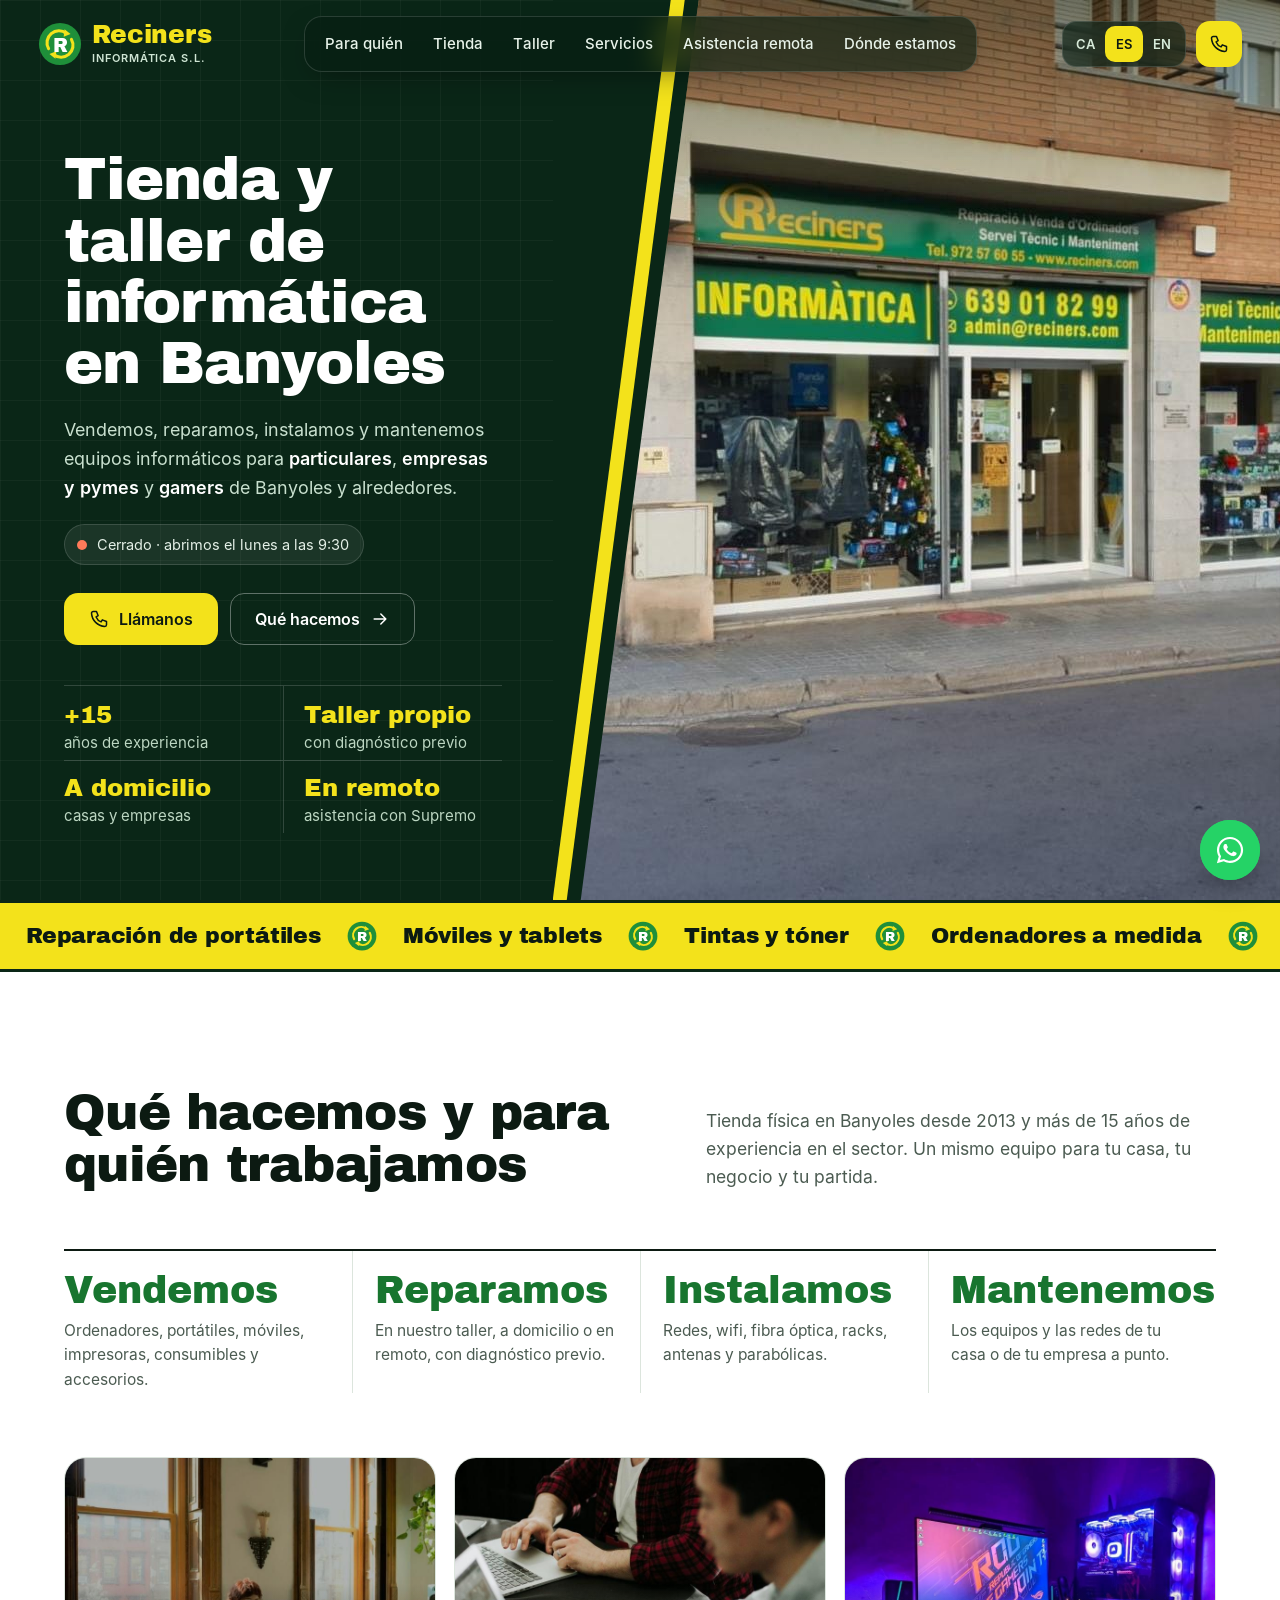
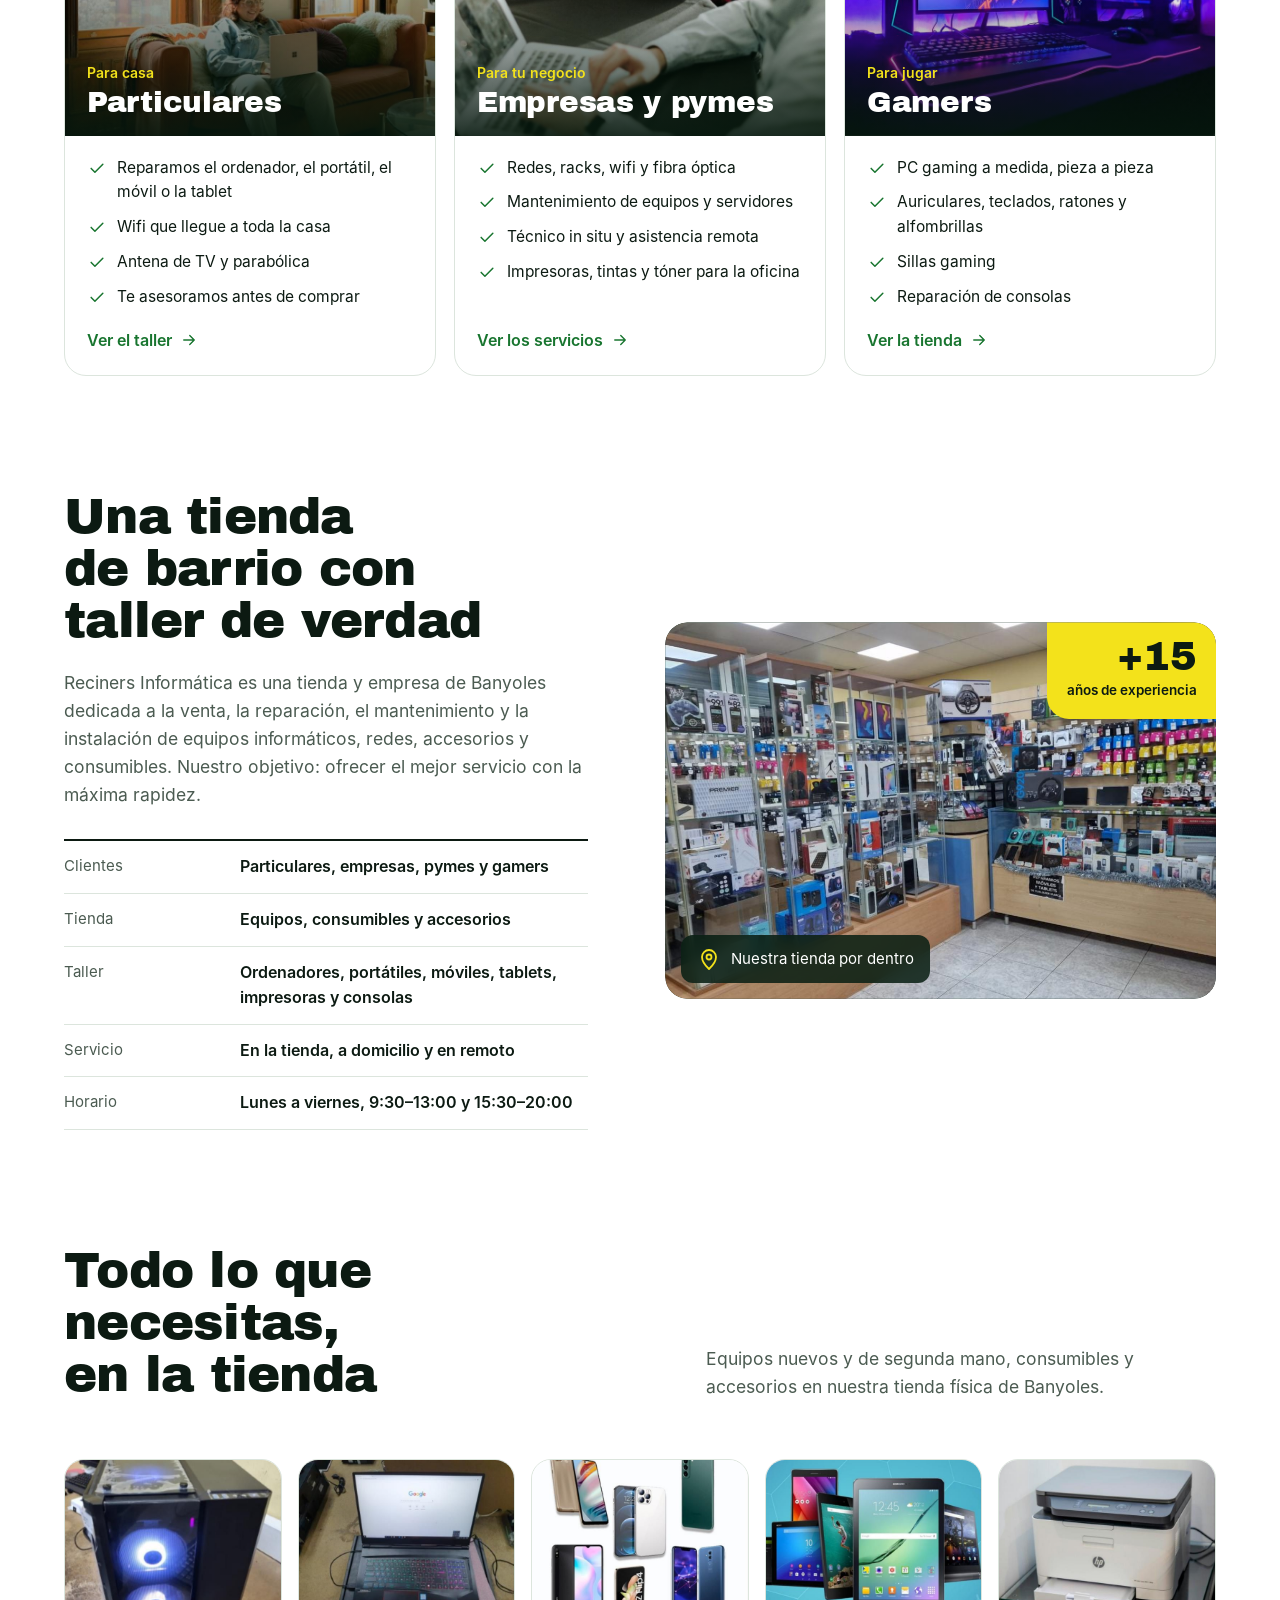
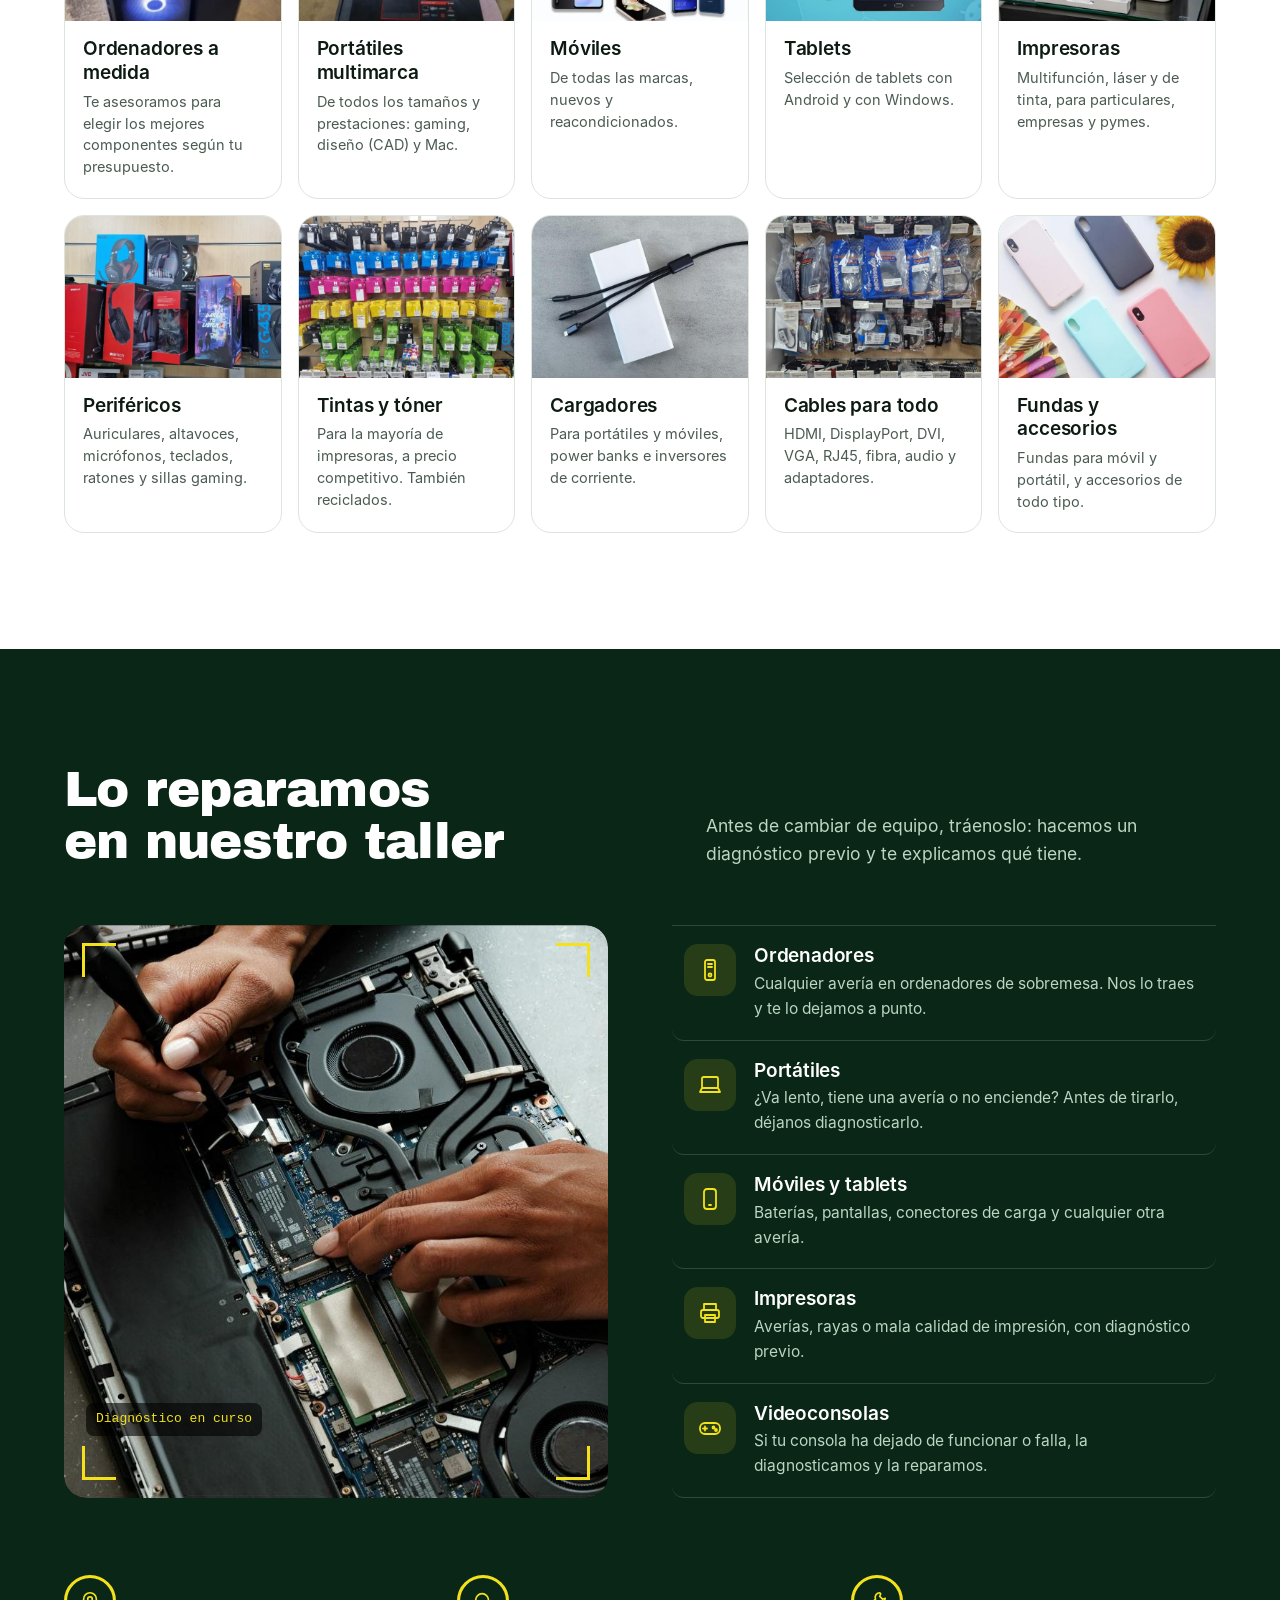
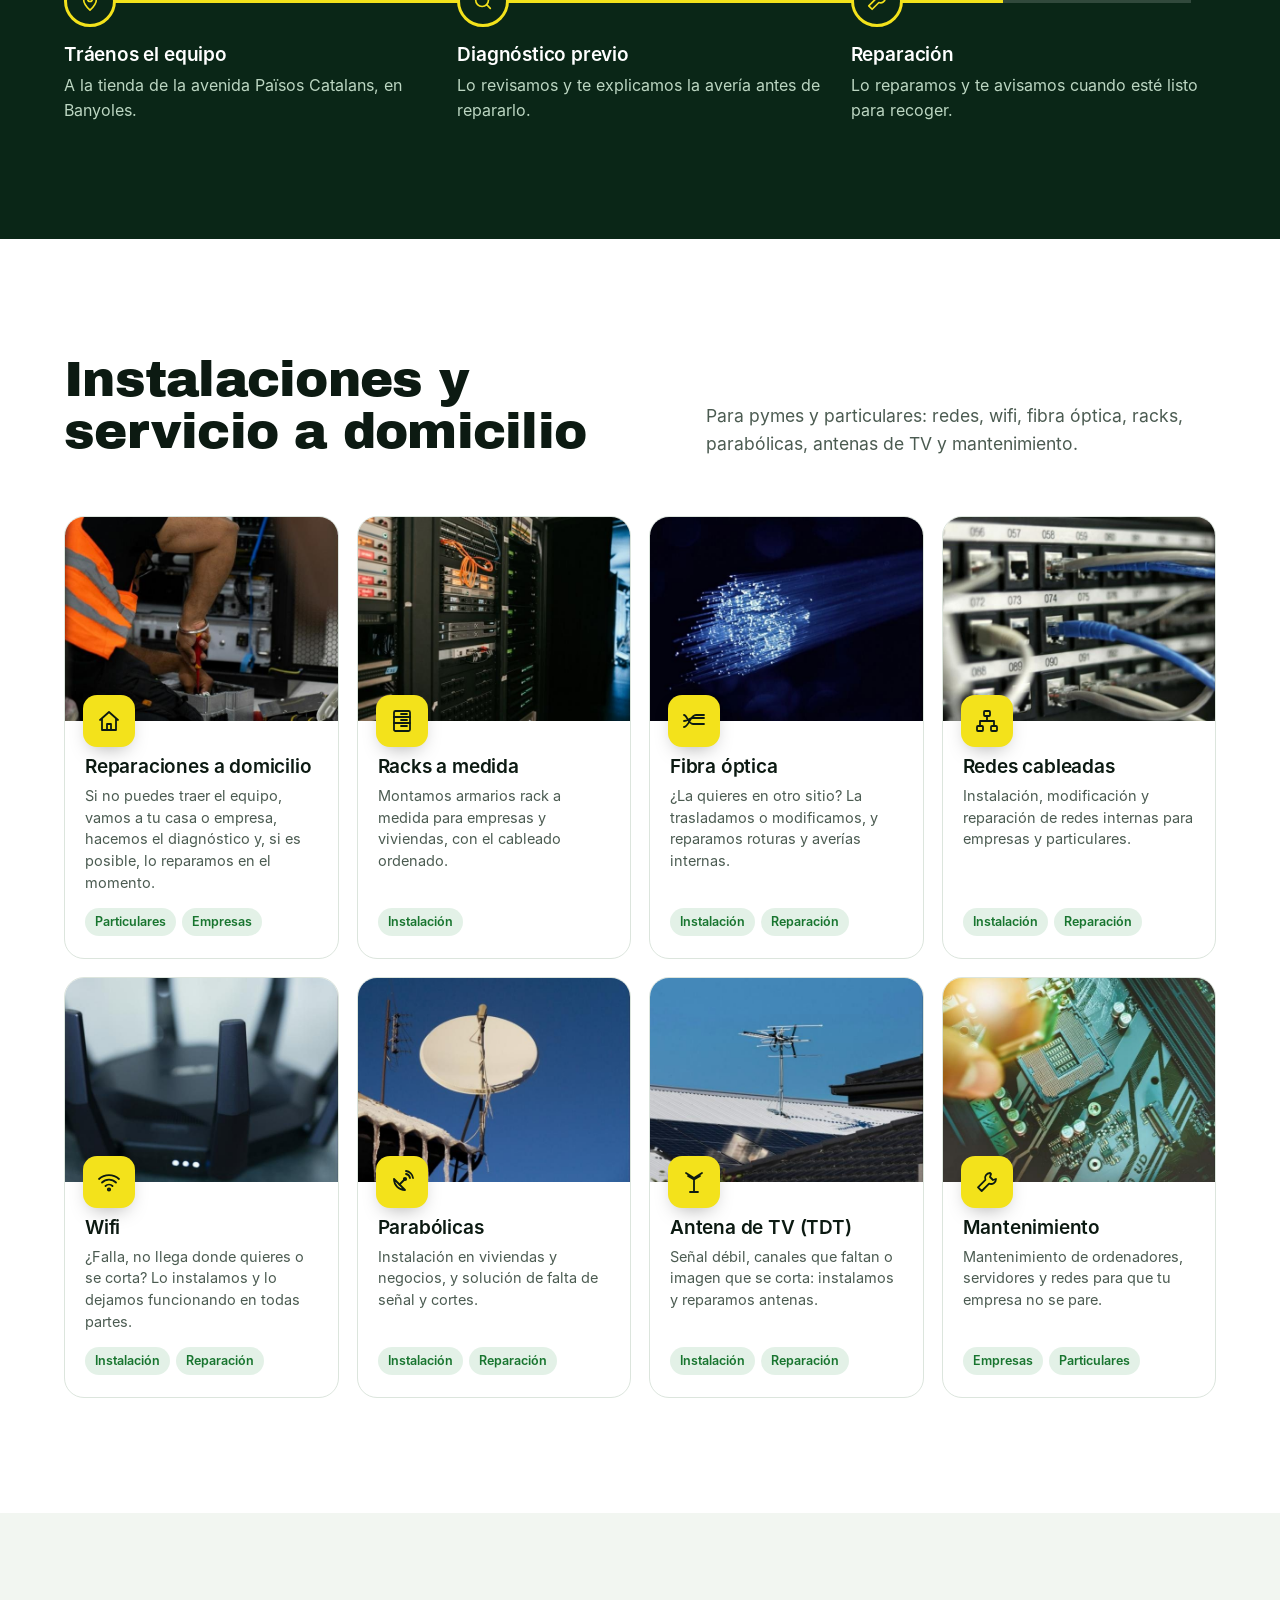
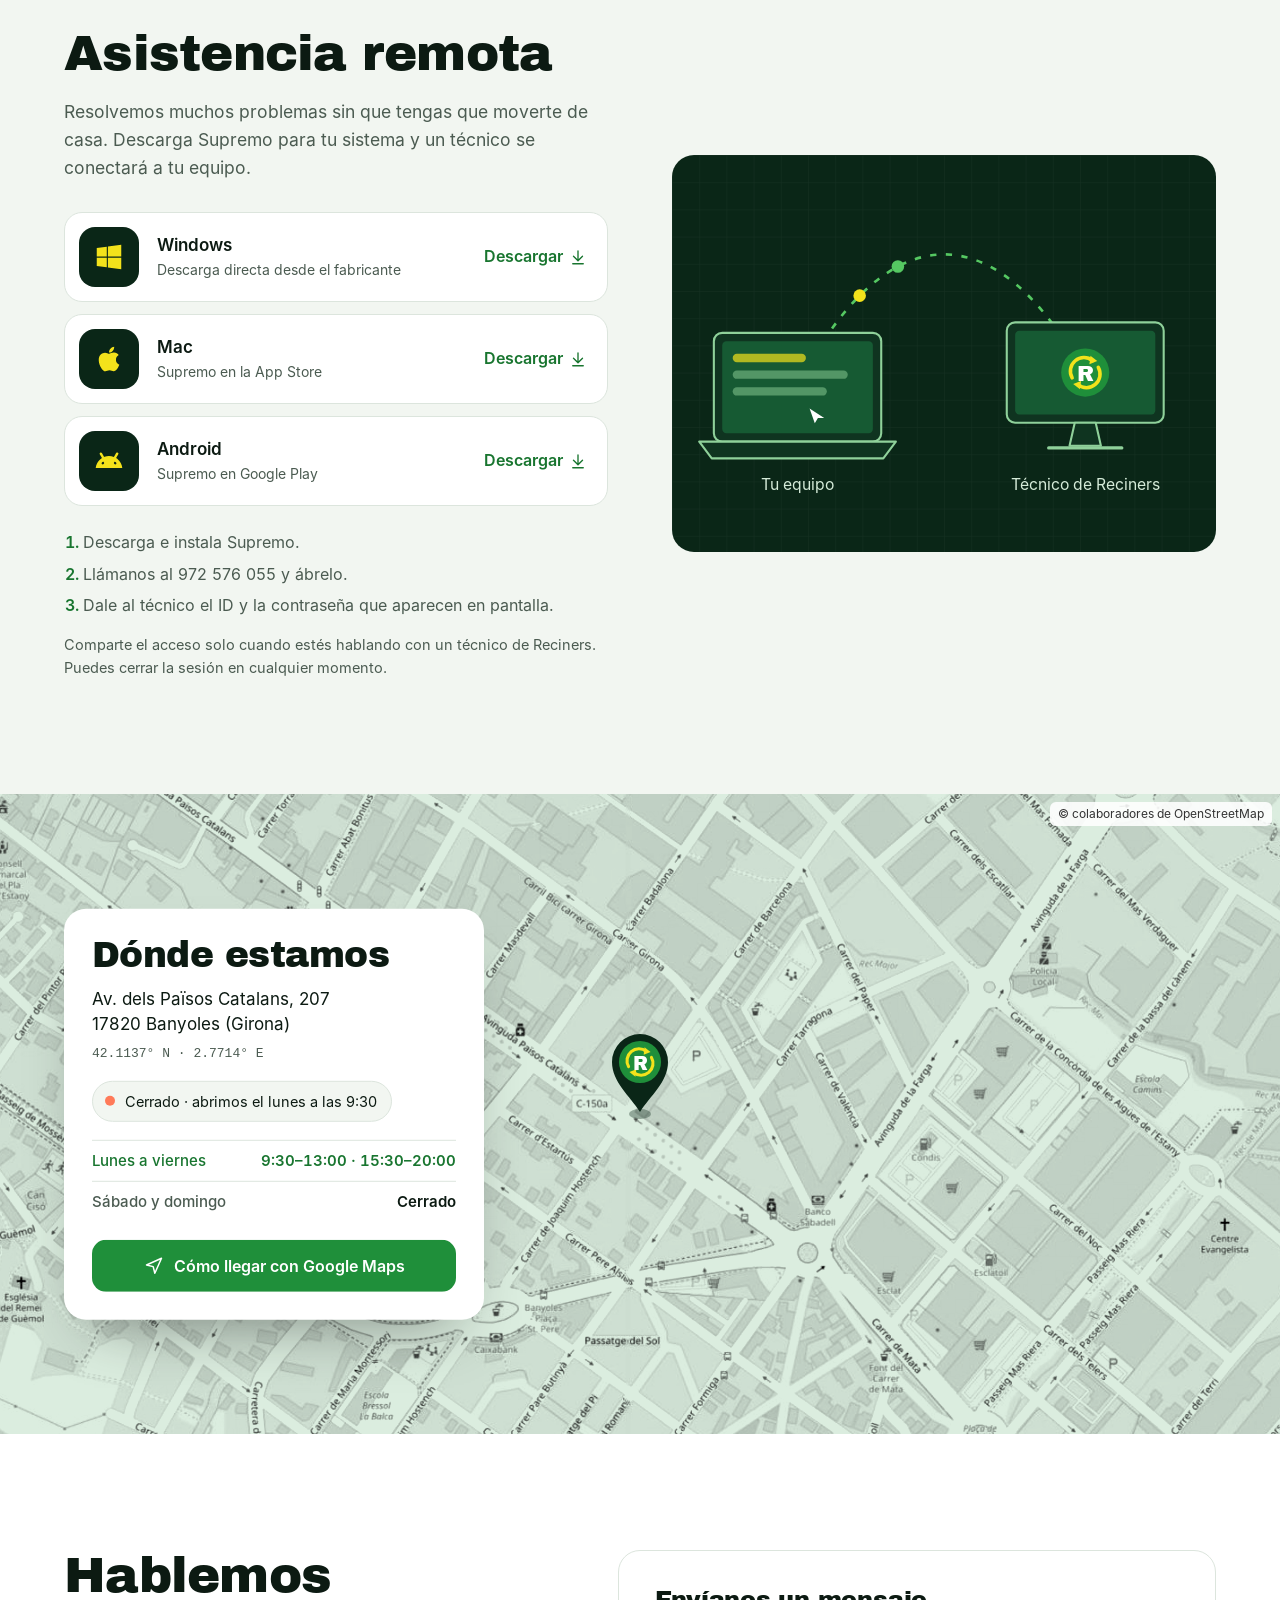
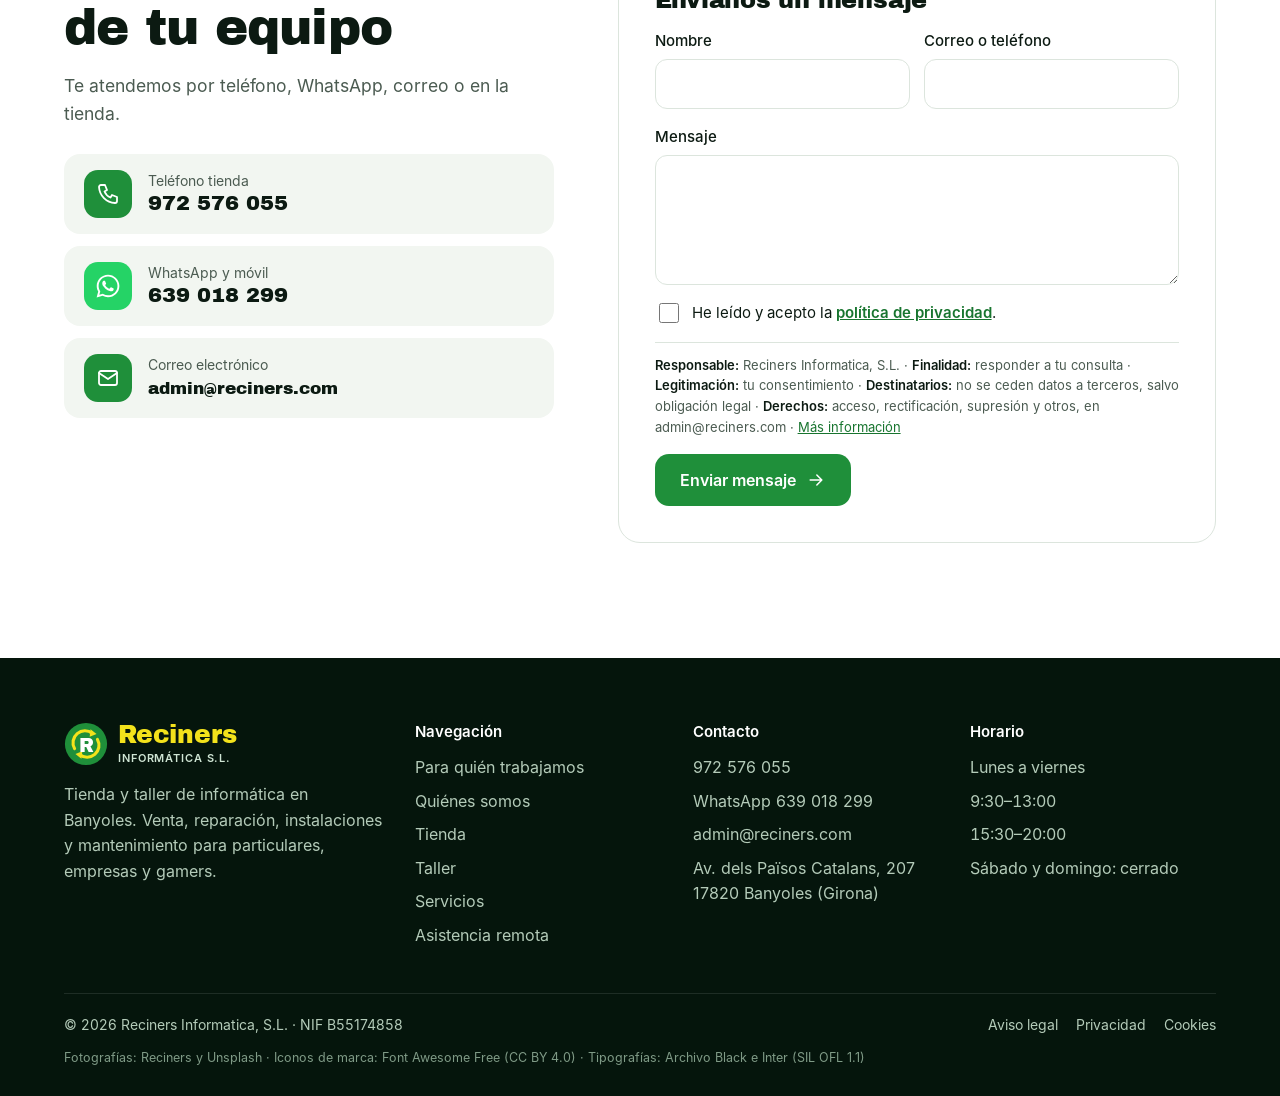
<file: es/index.html>
<!DOCTYPE html>
<html lang="es"><head>
<meta charset="utf-8">
<meta name="viewport" content="width=device-width, initial-scale=1">
<title>Reciners Informática · Tienda y taller de informática en Banyoles</title>
<meta name="description" content="Venta, reparación, instalación y mantenimiento de equipos informáticos en Banyoles para particulares, empresas y gamers. Taller propio, servicio a domicilio y asistencia remota.">
<link rel="canonical" href="https://reciners.com/es/">
<link rel="alternate" hreflang="ca" href="https://reciners.com/">
<link rel="alternate" hreflang="es" href="https://reciners.com/es/">
<link rel="alternate" hreflang="en" href="https://reciners.com/en/">
<link rel="alternate" hreflang="x-default" href="https://reciners.com/">
<meta property="og:type" content="website">
<meta property="og:site_name" content="Reciners Informàtica">
<meta property="og:title" content="Reciners Informática · Tienda y taller de informática en Banyoles">
<meta property="og:description" content="Venta, reparación, instalación y mantenimiento de equipos informáticos en Banyoles para particulares, empresas y gamers. Taller propio, servicio a domicilio y asistencia remota.">
<meta property="og:url" content="https://reciners.com/es/">
<meta property="og:image" content="https://reciners.com/img/botiga-facana.jpg">
<meta property="og:locale" content="es_ES">
<meta name="theme-color" content="#0a2617">
<link rel="icon" href="../img/favicon.svg" type="image/svg+xml">
<link rel="preload" href="../fonts/archivo-black.woff" as="font" type="font/woff" crossorigin="">
<link rel="stylesheet" href="../assets/estil.css">
<script type="application/ld+json">{"@context":"https://schema.org","@type":"ComputerStore","@id":"https://reciners.com/#botiga","name":"Reciners Informàtica","legalName":"RECINERS INFORMATICA, S.L.","taxID":"B55174858","url":"https://reciners.com/es/","image":"https://reciners.com/img/botiga-facana.jpg","logo":"https://reciners.com/img/favicon.svg","description":"Venta, reparación, instalación y mantenimiento de equipos informáticos en Banyoles para particulares, empresas y gamers. Taller propio, servicio a domicilio y asistencia remota.","telephone":"+34972576055","email":"admin@reciners.com","foundingDate":"2013-06-28","address":{"@type":"PostalAddress","streetAddress":"Av. dels Països Catalans, 207","addressLocality":"Banyoles","postalCode":"17820","addressRegion":"Girona","addressCountry":"ES"},"geo":{"@type":"GeoCoordinates","latitude":42.11367041,"longitude":2.77144541},"hasMap":"https://www.google.com/maps/search/?api=1&query=42.11367041%2C2.77144541","openingHoursSpecification":[{"@type":"OpeningHoursSpecification","dayOfWeek":["Monday","Tuesday","Wednesday","Thursday","Friday"],"opens":"09:30","closes":"13:00"},{"@type":"OpeningHoursSpecification","dayOfWeek":["Monday","Tuesday","Wednesday","Thursday","Friday"],"opens":"15:30","closes":"20:00"}],"areaServed":{"@type":"City","name":"Banyoles"},"contactPoint":[{"@type":"ContactPoint","telephone":"+34639018299","contactType":"customer service","availableLanguage":["ca","es","en"]}]}</script>
</head>
<body data-page="home">
<a class="skip" href="#main" data-es="Saltar al contenido" data-en="Skip to content" data-ca="Salta al contingut">Saltar al contenido</a>

<svg width="0" height="0" style="position:absolute" aria-hidden="true" focusable="false">
<symbol id="logo" viewBox="0 0 48 48"><circle cx="24" cy="24" r="23" fill="#1f8f3a"></circle><path d="M11.5 29A13 13 0 0 1 31 12.5" fill="none" stroke="#f3e21b" stroke-width="3.4" stroke-linecap="round"></path><path d="M36.5 19A13 13 0 0 1 17 35.5" fill="none" stroke="#f3e21b" stroke-width="3.4" stroke-linecap="round"></path><path d="m29 8 6.5 5-7.5 3z" fill="#f3e21b"></path><path d="m19 40-6.5-5 7.5-3z" fill="#f3e21b"></path><text x="24" y="32.5" text-anchor="middle" font-family="'Archivo Black','Arial Black',sans-serif" font-size="21" fill="#fff">R</text></symbol>
<symbol id="i-pc" viewBox="0 0 24 24"><rect x="7" y="2" width="10" height="20" rx="2"></rect><path d="M10 6h4M10 9h4"></path><circle cx="12" cy="17" r="1.5"></circle></symbol>
<symbol id="i-phone" viewBox="0 0 24 24"><rect x="6" y="2" width="12" height="20" rx="3"></rect><path d="M11 18h2"></path></symbol>
<symbol id="i-laptop" viewBox="0 0 24 24"><rect x="4" y="4" width="16" height="11" rx="1.5"></rect><path d="M2 19h20l-2-4H4z"></path></symbol>
<symbol id="i-print" viewBox="0 0 24 24"><path d="M6 9V3h12v6"></path><rect x="3" y="9" width="18" height="8" rx="2"></rect><path d="M7 14h10v7H7z"></path></symbol>
<symbol id="i-console" viewBox="0 0 24 24"><rect x="2" y="7" width="20" height="11" rx="5"></rect><path d="M7 10.5v4M5 12.5h4"></path><circle cx="15.5" cy="11.5" r="1"></circle><circle cx="18" cy="14" r="1"></circle></symbol>
<symbol id="i-home" viewBox="0 0 24 24"><path d="M3 11 12 3l9 8M5 9.5V21h14V9.5"></path><path d="M10 21v-6h4v6"></path></symbol>
<symbol id="i-rack" viewBox="0 0 24 24"><rect x="4" y="2" width="16" height="20" rx="1.5"></rect><path d="M4 8h16M4 14h16M11 5h6M11 11h6M11 17h6"></path></symbol>
<symbol id="i-fiber" viewBox="0 0 24 24"><path d="M2 18c5 0 6-12 12-12h8M2 12c4 0 5-3 9-3h11M2 6c3 0 4 9 9 9h11"></path></symbol>
<symbol id="i-net" viewBox="0 0 24 24"><rect x="9" y="2" width="6" height="5" rx="1"></rect><rect x="2" y="17" width="6" height="5" rx="1"></rect><rect x="16" y="17" width="6" height="5" rx="1"></rect><path d="M12 7v5M5 17v-5h14v5"></path></symbol>
<symbol id="i-wifi" viewBox="0 0 24 24"><path d="M2 9a15 15 0 0 1 20 0M5 12.5a10 10 0 0 1 14 0M8.5 16a5 5 0 0 1 7 0"></path><circle cx="12" cy="19.5" r="1.2"></circle></symbol>
<symbol id="i-dish" viewBox="0 0 24 24"><path d="M4 9a11 11 0 0 0 11 11z"></path><path d="M9.5 14.5 15 9M16 4a5 5 0 0 1 4 4M16 1a8 8 0 0 1 7 7"></path><circle cx="15" cy="9" r="1.2"></circle></symbol>
<symbol id="i-ant" viewBox="0 0 24 24"><path d="M12 8v14M8 22h8M4 3l8 5 8-5M6 6l6 3.5L18 6"></path></symbol>
<symbol id="i-wrench" viewBox="0 0 24 24"><path d="M15 3a5 5 0 0 0-4.6 6.9L3 17.3 6.7 21l7.4-7.4A5 5 0 0 0 21 9l-3 1-3-3 1-3z"></path></symbol>
<symbol id="i-search" viewBox="0 0 24 24"><circle cx="11" cy="11" r="7"></circle><path d="m20 20-4-4"></path></symbol>
<symbol id="i-check" viewBox="0 0 24 24"><path d="m5 12.5 4.5 4.5L19 7.5"></path></symbol>
<symbol id="i-pin" viewBox="0 0 24 24"><path d="M12 22s7-6.5 7-12a7 7 0 0 0-14 0c0 5.5 7 12 7 12z"></path><circle cx="12" cy="10" r="2.5"></circle></symbol>
<symbol id="i-call" viewBox="0 0 24 24"><path d="M5 3h4l2 5-2.5 1.5a11 11 0 0 0 6 6L16 13l5 2v4a2 2 0 0 1-2 2A17 17 0 0 1 3 5a2 2 0 0 1 2-2z"></path></symbol>
<symbol id="i-mail" viewBox="0 0 24 24"><rect x="3" y="5" width="18" height="14" rx="2"></rect><path d="m3 7 9 6 9-6"></path></symbol>
<symbol id="i-arrow" viewBox="0 0 24 24"><path d="M5 12h14M13 6l6 6-6 6"></path></symbol>
<symbol id="i-down" viewBox="0 0 24 24"><path d="M12 4v12M6 11l6 6 6-6M5 21h14"></path></symbol>
<symbol id="i-nav" viewBox="0 0 24 24"><path d="M3 11 21 3l-8 18-2-8z"></path></symbol>
<!-- Icones de marca: Font Awesome Free 7.3.1 (https://fontawesome.com) - llicència CC BY 4.0 -->
<symbol id="b-windows" viewBox="0 0 448 512"><path d="M0 93.7l183.6-25.3 0 177.4-183.6 0 0-152.1zM0 418.3l183.6 25.3 0-175.2-183.6 0 0 149.9zm203.8 28l244.2 33.7 0-211.6-244.2 0 0 177.9zm0-380.6l0 180.1 244.2 0 0-213.8-244.2 33.7z"></path></symbol>
<symbol id="b-apple" viewBox="0 0 384 512"><path d="M319.1 268.7c-.2-36.7 16.4-64.4 50-84.8-18.8-26.9-47.2-41.7-84.7-44.6-35.5-2.8-74.3 20.7-88.5 20.7-15 0-49.4-19.7-76.4-19.7-55.8 .9-115.1 44.5-115.1 133.2 0 26.2 4.8 53.3 14.4 81.2 12.8 36.7 59 126.7 107.2 125.2 25.2-.6 43-17.9 75.8-17.9 31.8 0 48.3 17.9 76.4 17.9 48.6-.7 90.4-82.5 102.6-119.3-65.2-30.7-61.7-90-61.7-91.9zM262.5 104.5c27.3-32.4 24.8-61.9 24-72.5-24.1 1.4-52 16.4-67.9 34.9-17.5 19.8-27.8 44.3-25.6 71.9 26.1 2 49.9-11.4 69.5-34.3z"></path></symbol>
<symbol id="b-android" viewBox="0 0 640 512"><path d="M131.2 61.9c5.3-.5 10.6 .6 15.3 3s8.6 6.2 11.3 10.8c17 29.5 34.2 58.9 51.2 88.4 3.5-1.4 7-2.7 10.5-3.9 31.3-10.9 64.2-16.6 97.4-16.9 1 0 2.1 0 3.2 0 38.1 0 76.2 7 111.6 21.1L483 75.7c1.8-3.2 4.3-6 7.2-8.2s6.2-3.9 9.8-4.8c3.1-.8 6.4-1.1 9.6-.8 4.2 .4 8.3 1.7 11.9 3.8 4 2.4 7.3 5.7 9.7 9.7 2 3.4 3.3 7.2 3.8 11.2s.1 8-1.2 11.7c-.6 1.9-1.4 3.7-2.4 5.5l-49.7 85.8c19.5 12.2 37.6 26.5 53.9 42.8 12.3 12.2 23.5 25.4 33.5 39.5 8.2 11.5 15.6 23.6 22.2 36.2 17.5 33.6 28.6 70.5 32.7 108.1l-608 0c4.1-37.7 15.2-74.5 32.7-108.1 14.5-27.9 33.4-53.5 55.7-75.7 16.5-16.4 34.7-30.9 54.5-43.1l-49.5-85.4c-3.7-6.4-4.7-14.1-2.8-21.2 1.9-7.1 6.4-13.1 12.7-16.8 3.6-2.2 7.7-3.5 11.9-3.8zm67.3 215.8c-12.2-8.1-30.1-2.5-40.1 12.5s-8.2 33.8 3.9 41.9 30.1 2.5 40.1-12.5 8.2-33.8-3.9-41.9zm283.6 12.5c-10-15-27.9-20.6-40.1-12.5s-13.9 26.9-3.9 41.9c10 15 27.9 20.6 40.1 12.5s13.9-26.9 3.9-41.9z"></path></symbol>
<symbol id="b-whatsapp" viewBox="0 0 448 512"><path d="M380.9 97.1c-41.9-42-97.7-65.1-157-65.1-122.4 0-222 99.6-222 222 0 39.1 10.2 77.3 29.6 111L0 480 117.7 449.1c32.4 17.7 68.9 27 106.1 27l.1 0c122.3 0 224.1-99.6 224.1-222 0-59.3-25.2-115-67.1-157zm-157 341.6c-33.2 0-65.7-8.9-94-25.7l-6.7-4-69.8 18.3 18.6-68.1-4.4-7c-18.5-29.4-28.2-63.3-28.2-98.2 0-101.7 82.8-184.5 184.6-184.5 49.3 0 95.6 19.2 130.4 54.1s56.2 81.2 56.1 130.5c0 101.8-84.9 184.6-186.6 184.6zM325.1 300.5c-5.5-2.8-32.8-16.2-37.9-18-5.1-1.9-8.8-2.8-12.5 2.8s-14.3 18-17.6 21.8c-3.2 3.7-6.5 4.2-12 1.4-32.6-16.3-54-29.1-75.5-66-5.7-9.8 5.7-9.1 16.3-30.3 1.8-3.7 .9-6.9-.5-9.7s-12.5-30.1-17.1-41.2c-4.5-10.8-9.1-9.3-12.5-9.5-3.2-.2-6.9-.2-10.6-.2s-9.7 1.4-14.8 6.9c-5.1 5.6-19.4 19-19.4 46.3s19.9 53.7 22.6 57.4c2.8 3.7 39.1 59.7 94.8 83.8 35.2 15.2 49 16.5 66.6 13.9 10.7-1.6 32.8-13.4 37.4-26.4s4.6-24.1 3.2-26.4c-1.3-2.5-5-3.9-10.5-6.6z"></path></symbol>
</svg>

<div id="prog"></div>
<header class="hdr" id="hdr">
  <a class="brand" href="#inici" aria-label="Reciners Informàtica">
    <svg aria-hidden="true"><use href="#logo"></use></svg>
    <span class="wm">Reciners<small data-es="INFORMÁTICA S.L." data-en="COMPUTER SHOP" data-ca="INFORMÀTICA S.L.">INFORMÁTICA S.L.</small></span>
  </a>
  <nav class="nav" id="nav" aria-label="Menú">
    <span class="ind" id="ind" aria-hidden="true"></span>
    <a href="#per-a-qui" data-l-ca="Per a qui" data-l-es="Para quién" data-l-en="Who we serve">Para quién</a>
    <a href="#botiga" data-l-ca="Botiga" data-l-es="Tienda" data-l-en="Shop">Tienda</a>
    <a href="#taller" data-l-ca="Taller" data-l-es="Taller" data-l-en="Workshop">Taller</a>
    <a href="#serveis" data-l-ca="Serveis" data-l-es="Servicios" data-l-en="Services">Servicios</a>
    <a href="#remota" data-l-ca="Assistència remota" data-l-es="Asistencia remota" data-l-en="Remote support">Asistencia remota</a>
    <a href="#on-som" data-l-ca="On som" data-l-es="Dónde estamos" data-l-en="Find us">Dónde estamos</a>
  </nav>
  <div class="hact">
    <nav class="lang" aria-label="Idioma"><a href="../" hreflang="ca" lang="ca" title="Català">CA</a><a href="../es/" hreflang="es" lang="es" title="Castellano" aria-current="true">ES</a><a href="../en/" hreflang="en" lang="en" title="English">EN</a></nav>
    <a class="btn y mag call" href="tel:+34972576055" aria-label="972 576 055"><svg class="ico"><use href="#i-call"></use></svg><span class="num">972 576 055</span></a>
    <button class="burger" id="burger" type="button" aria-label="Menú" aria-expanded="false" aria-controls="menu"><i></i><i></i><i></i></button>
  </div>
</header>
<div class="menu" id="menu">
  <a href="#per-a-qui" data-es="Para quién" data-en="Who we serve" data-ca="Per a qui">Para quién</a>
  <a href="#qui-som" data-es="Quiénes somos" data-en="About us" data-ca="Qui som">Quiénes somos</a>
  <a href="#botiga" data-es="Tienda" data-en="Shop" data-ca="Botiga">Tienda</a>
  <a href="#taller" data-en="Workshop" data-ca="Taller">Taller</a>
  <a href="#serveis" data-es="Servicios" data-en="Services" data-ca="Serveis">Servicios</a>
  <a href="#remota" data-es="Asistencia remota" data-en="Remote support" data-ca="Assistència remota">Asistencia remota</a>
  <a href="#on-som" data-es="Dónde estamos" data-en="Find us" data-ca="On som">Dónde estamos</a>
  <p>972 576 055 · 639 018 299 · admin@reciners.com</p>
</div>

<main id="main">
<section class="hero" id="inici">
  <div class="htxt">
    <div class="enter">
      <h1 data-es="Tienda y taller de informática en Banyoles" data-en="Computer shop and repair workshop in Banyoles" data-ca="Botiga i taller d'informàtica a Banyoles">Tienda y taller de informática en Banyoles</h1>
      <p class="lead" data-es="Vendemos, reparamos, instalamos y mantenemos equipos informáticos para &lt;b&gt;particulares&lt;/b&gt;, &lt;b&gt;empresas y pymes&lt;/b&gt; y &lt;b&gt;gamers&lt;/b&gt; de Banyoles y alrededores." data-en="We sell, repair, install and maintain computer equipment for &lt;b&gt;homes&lt;/b&gt;, &lt;b&gt;businesses&lt;/b&gt; and &lt;b&gt;gamers&lt;/b&gt; in Banyoles and the surrounding area." data-ca="Venem, reparem, instal·lem i mantenim equips informàtics per a &lt;b&gt;particulars&lt;/b&gt;, &lt;b&gt;empreses i pimes&lt;/b&gt; i &lt;b&gt;gamers&lt;/b&gt; de Banyoles i rodalia.">Vendemos, reparamos, instalamos y mantenemos equipos informáticos para <b>particulares</b>, <b>empresas y pymes</b> y <b>gamers</b> de Banyoles y alrededores.</p>
      <p class="status" id="st"><i></i><span data-es="Lunes a viernes · 9:30–13:00 y 15:30–20:00" data-en="Monday to Friday · 9:30–13:00 and 15:30–20:00" data-ca="Dilluns a divendres · 9:30–13:00 i 15:30–20:00">Lunes a viernes · 9:30–13:00 y 15:30–20:00</span></p>
      <div class="ctas">
        <a class="btn y mag" href="tel:+34972576055"><svg class="ico"><use href="#i-call"></use></svg><span data-es="Llámanos" data-en="Call us" data-ca="Truca'ns">Llámanos</span></a>
        <a class="btn line mag" href="#per-a-qui"><span data-es="Qué hacemos" data-en="What we do" data-ca="Què fem">Qué hacemos</span><svg class="ico go"><use href="#i-arrow"></use></svg></a>
      </div>
      <ul class="facts">
        <li><b>+<span data-count="15">15</span></b><span data-es="años de experiencia" data-en="years of experience" data-ca="anys d'experiència">años de experiencia</span></li>
        <li><b data-es="Taller propio" data-en="Own workshop" data-ca="Taller propi">Taller propio</b><span data-es="con diagnóstico previo" data-en="with prior diagnosis" data-ca="amb diagnòstic previ">con diagnóstico previo</span></li>
        <li><b data-es="A domicilio" data-en="On-site" data-ca="A domicili">A domicilio</b><span data-es="casas y empresas" data-en="homes and businesses" data-ca="cases i empreses">casas y empresas</span></li>
        <li><b data-es="En remoto" data-en="Remote" data-ca="En remot">En remoto</b><span data-es="asistencia con Supremo" data-en="support via Supremo" data-ca="assistència amb Supremo">asistencia con Supremo</span></li>
      </ul>
    </div>
  </div>
  <div class="hvis">
    <span class="slash" aria-hidden="true"></span>
    <div class="hphoto"><img src="../img/botiga-facana.jpg" width="1600" height="900" alt="Fachada de la tienda Reciners Informática en la avenida Països Catalans de Banyoles" data-alt-es="Fachada de la tienda Reciners Informática en la avenida Països Catalans de Banyoles" data-alt-en="Reciners Informàtica shop front on Avinguda dels Països Catalans, Banyoles" fetchpriority="high" data-alt-ca="Façana de la botiga Reciners Informàtica a l'avinguda dels Països Catalans de Banyoles"></div>
  </div>
</section>

<div class="tape" aria-label="Servicios" data-aria-es="Servicios" data-aria-en="Services" data-aria-ca="Serveis"><div class="track" id="t1">
  <span data-es="Reparación de portátiles" data-en="Laptop repair" data-ca="Reparació de portàtils">Reparación de portátiles</span><svg aria-hidden="true"><use href="#logo"></use></svg>
  <span data-es="Móviles y tablets" data-en="Phones and tablets" data-ca="Mòbils i tauletes">Móviles y tablets</span><svg aria-hidden="true"><use href="#logo"></use></svg>
  <span data-es="Tintas y tóner" data-en="Ink and toner" data-ca="Tintes i tòner">Tintas y tóner</span><svg aria-hidden="true"><use href="#logo"></use></svg>
  <span data-es="Ordenadores a medida" data-en="Custom-built PCs" data-ca="Ordinadors a mida">Ordenadores a medida</span><svg aria-hidden="true"><use href="#logo"></use></svg>
  <span data-es="Fibra óptica y wifi" data-en="Fibre and wifi" data-ca="Fibra òptica i wifi">Fibra óptica y wifi</span><svg aria-hidden="true"><use href="#logo"></use></svg>
  <span data-es="Racks y redes" data-en="Racks and networks" data-ca="Racks i xarxes">Racks y redes</span><svg aria-hidden="true"><use href="#logo"></use></svg>
  <span data-es="Reparación de consolas" data-en="Console repair" data-ca="Reparació de consoles">Reparación de consolas</span><svg aria-hidden="true"><use href="#logo"></use></svg>
  <span data-es="Antenas y parabólicas" data-en="TV aerials and satellite dishes" data-ca="Antenes i parabòliques">Antenas y parabólicas</span><svg aria-hidden="true"><use href="#logo"></use></svg>
  <span data-es="Mantenimiento para empresas" data-en="Business IT maintenance" data-ca="Manteniment per a empreses">Mantenimiento para empresas</span><svg aria-hidden="true"><use href="#logo"></use></svg>
  <span data-es="Asistencia remota" data-en="Remote support" data-ca="Assistència remota">Asistencia remota</span><svg aria-hidden="true"><use href="#logo"></use></svg>
</div></div>

<section class="band" id="per-a-qui">
  <div class="wrap">
    <div class="head">
      <h2 class="rv" data-es="Qué hacemos y para quién trabajamos" data-en="What we do and who we do it for" data-ca="Què fem i per a qui treballem">Qué hacemos y para quién trabajamos</h2>
      <p class="rv" style="--d:.08s" data-es="Tienda física en Banyoles desde 2013 y más de 15 años de experiencia en el sector. Un mismo equipo para tu casa, tu negocio y tu partida." data-en="A physical shop in Banyoles since 2013, with more than 15 years of experience in the trade. One team for your home, your business and your game." data-ca="Botiga física a Banyoles des del 2013 i més de 15 anys d'experiència al sector. Un mateix equip per a casa teva, el teu negoci i la teva partida.">Tienda física en Banyoles desde 2013 y más de 15 años de experiencia en el sector. Un mismo equipo para tu casa, tu negocio y tu partida.</p>
    </div>
    <ul class="verbs stag">
      <li class="rv"><b data-es="Vendemos" data-en="We sell" data-ca="Venem">Vendemos</b><span data-es="Ordenadores, portátiles, móviles, impresoras, consumibles y accesorios." data-en="Computers, laptops, phones, printers, consumables and accessories." data-ca="Ordinadors, portàtils, mòbils, impressores, consumibles i accessoris.">Ordenadores, portátiles, móviles, impresoras, consumibles y accesorios.</span></li>
      <li class="rv"><b data-es="Reparamos" data-en="We repair" data-ca="Reparem">Reparamos</b><span data-es="En nuestro taller, a domicilio o en remoto, con diagnóstico previo." data-en="In our workshop, on-site or remotely, always with a prior diagnosis." data-ca="Al nostre taller, a domicili o en remot, amb diagnòstic previ.">En nuestro taller, a domicilio o en remoto, con diagnóstico previo.</span></li>
      <li class="rv"><b data-es="Instalamos" data-en="We install" data-ca="Instal·lem">Instalamos</b><span data-es="Redes, wifi, fibra óptica, racks, antenas y parabólicas." data-en="Networks, wifi, fibre, racks, TV aerials and satellite dishes." data-ca="Xarxes, wifi, fibra òptica, racks, antenes i parabòliques.">Redes, wifi, fibra óptica, racks, antenas y parabólicas.</span></li>
      <li class="rv"><b data-es="Mantenemos" data-en="We maintain" data-ca="Mantenim">Mantenemos</b><span data-es="Los equipos y las redes de tu casa o de tu empresa a punto." data-en="The computers and networks of your home or business, kept in shape." data-ca="Els equips i les xarxes de casa teva o de l'empresa a punt.">Los equipos y las redes de tu casa o de tu empresa a punto.</span></li>
    </ul>
    <div class="auds stag">
      <article class="aud rv">
        <figure><img src="../img/a-particulars.jpg" width="800" height="600" loading="lazy" alt="Persona trabajando con un portátil en el sofá de casa" data-alt-es="Persona trabajando con un portátil en el sofá de casa" data-alt-en="Person working on a laptop on the sofa at home" data-alt-ca="Persona treballant amb un portàtil al sofà de casa"><h3><small data-es="Para casa" data-en="For your home" data-ca="Per a casa">Para casa</small><span data-es="Particulares" data-en="Home users" data-ca="Particulars">Particulares</span></h3></figure>
        <ul>
          <li><svg class="ico"><use href="#i-check"></use></svg><span data-es="Reparamos el ordenador, el portátil, el móvil o la tablet" data-en="We repair your computer, laptop, phone or tablet" data-ca="Reparem l'ordinador, el portàtil, el mòbil o la tauleta">Reparamos el ordenador, el portátil, el móvil o la tablet</span></li>
          <li><svg class="ico"><use href="#i-check"></use></svg><span data-es="Wifi que llegue a toda la casa" data-en="Wifi that reaches every room" data-ca="Wifi que arribi a tota la casa">Wifi que llegue a toda la casa</span></li>
          <li><svg class="ico"><use href="#i-check"></use></svg><span data-es="Antena de TV y parabólica" data-en="TV aerial and satellite dish" data-ca="Antena de TV i parabòlica">Antena de TV y parabólica</span></li>
          <li><svg class="ico"><use href="#i-check"></use></svg><span data-es="Te asesoramos antes de comprar" data-en="Honest advice before you buy" data-ca="T'assessorem abans de comprar">Te asesoramos antes de comprar</span></li>
        </ul>
        <a class="more" href="#taller"><span data-es="Ver el taller" data-en="See the workshop" data-ca="Veure el taller">Ver el taller</span><svg class="ico"><use href="#i-arrow"></use></svg></a>
      </article>
      <article class="aud rv">
        <figure><img src="../img/a-empreses.jpg" width="800" height="600" loading="lazy" alt="Equipo trabajando con ordenadores en una oficina" data-alt-es="Equipo trabajando con ordenadores en una oficina" data-alt-en="Team working on computers in an office" data-alt-ca="Equip treballant amb ordinadors en una oficina"><h3><small data-es="Para tu negocio" data-en="For your business" data-ca="Per al teu negoci">Para tu negocio</small><span data-es="Empresas y pymes" data-en="Businesses and SMEs" data-ca="Empreses i pimes">Empresas y pymes</span></h3></figure>
        <ul>
          <li><svg class="ico"><use href="#i-check"></use></svg><span data-es="Redes, racks, wifi y fibra óptica" data-en="Networks, racks, wifi and fibre" data-ca="Xarxes, racks, wifi i fibra òptica">Redes, racks, wifi y fibra óptica</span></li>
          <li><svg class="ico"><use href="#i-check"></use></svg><span data-es="Mantenimiento de equipos y servidores" data-en="Computer and server maintenance" data-ca="Manteniment d'equips i servidors">Mantenimiento de equipos y servidores</span></li>
          <li><svg class="ico"><use href="#i-check"></use></svg><span data-es="Técnico in situ y asistencia remota" data-en="On-site technician and remote support" data-ca="Tècnic al lloc i assistència remota">Técnico in situ y asistencia remota</span></li>
          <li><svg class="ico"><use href="#i-check"></use></svg><span data-es="Impresoras, tintas y tóner para la oficina" data-en="Printers, ink and toner for the office" data-ca="Impressores, tintes i tòner per a l'oficina">Impresoras, tintas y tóner para la oficina</span></li>
        </ul>
        <a class="more" href="#serveis"><span data-es="Ver los servicios" data-en="See our services" data-ca="Veure els serveis">Ver los servicios</span><svg class="ico"><use href="#i-arrow"></use></svg></a>
      </article>
      <article class="aud rv">
        <figure><img src="../img/a-gaming.jpg" width="800" height="600" loading="lazy" alt="Ordenador gaming con iluminación RGB" data-alt-es="Ordenador gaming con iluminación RGB" data-alt-en="Gaming PC with RGB lighting" data-alt-ca="Ordinador gaming amb il·luminació RGB"><h3><small data-es="Para jugar" data-en="For playing" data-ca="Per jugar">Para jugar</small>Gamers</h3></figure>
        <ul>
          <li><svg class="ico"><use href="#i-check"></use></svg><span data-es="PC gaming a medida, pieza a pieza" data-en="Custom gaming PCs, built part by part" data-ca="PC gaming a mida, peça a peça">PC gaming a medida, pieza a pieza</span></li>
          <li><svg class="ico"><use href="#i-check"></use></svg><span data-es="Auriculares, teclados, ratones y alfombrillas" data-en="Headsets, keyboards, mice and mouse mats" data-ca="Auriculars, teclats, ratolins i catifes">Auriculares, teclados, ratones y alfombrillas</span></li>
          <li><svg class="ico"><use href="#i-check"></use></svg><span data-es="Sillas gaming" data-en="Gaming chairs" data-ca="Cadires gaming">Sillas gaming</span></li>
          <li><svg class="ico"><use href="#i-check"></use></svg><span data-es="Reparación de consolas" data-en="Console repair" data-ca="Reparació de consoles">Reparación de consolas</span></li>
        </ul>
        <a class="more" href="#botiga"><span data-es="Ver la tienda" data-en="See the shop" data-ca="Veure la botiga">Ver la tienda</span><svg class="ico"><use href="#i-arrow"></use></svg></a>
      </article>
    </div>
  </div>
</section>

<section class="band" id="qui-som" style="padding-top:0">
  <div class="wrap about">
    <div class="txt">
      <h2 class="rv" data-es="Una tienda de barrio con taller de verdad" data-en="A local shop with a real workshop" data-ca="Una botiga de barri amb taller de debò">Una tienda de barrio con taller de verdad</h2>
      <p class="rv" style="--d:.08s" data-es="Reciners Informática es una tienda y empresa de Banyoles dedicada a la venta, la reparación, el mantenimiento y la instalación de equipos informáticos, redes, accesorios y consumibles. Nuestro objetivo: ofrecer el mejor servicio con la máxima rapidez." data-en="Reciners Informàtica is a shop and company in Banyoles dedicated to the sale, repair, maintenance and installation of computer equipment, networks, accessories and consumables. Our goal: the best service, as fast as possible." data-ca="Reciners Informàtica és una botiga i empresa de Banyoles dedicada a la venda, la reparació, el manteniment i la instal·lació d'equips informàtics, xarxes, accessoris i consumibles. El nostre objectiu: oferir el millor servei amb la màxima rapidesa.">Reciners Informática es una tienda y empresa de Banyoles dedicada a la venta, la reparación, el mantenimiento y la instalación de equipos informáticos, redes, accesorios y consumibles. Nuestro objetivo: ofrecer el mejor servicio con la máxima rapidez.</p>
      <dl class="spec rv" style="--d:.16s">
        <div><dt data-es="Clientes" data-en="Customers" data-ca="Clients">Clientes</dt><dd data-es="Particulares, empresas, pymes y gamers" data-en="Homes, businesses, SMEs and gamers" data-ca="Particulars, empreses, pimes i gamers">Particulares, empresas, pymes y gamers</dd></div>
        <div><dt data-es="Tienda" data-en="Shop" data-ca="Botiga">Tienda</dt><dd data-es="Equipos, consumibles y accesorios" data-en="Computers, consumables and accessories" data-ca="Equips, consumibles i accessoris">Equipos, consumibles y accesorios</dd></div>
        <div><dt data-en="Workshop" data-ca="Taller">Taller</dt><dd data-es="Ordenadores, portátiles, móviles, tablets, impresoras y consolas" data-en="Computers, laptops, phones, tablets, printers and consoles" data-ca="Ordinadors, portàtils, mòbils, tauletes, impressores i consoles">Ordenadores, portátiles, móviles, tablets, impresoras y consolas</dd></div>
        <div><dt data-es="Servicio" data-en="Service" data-ca="Servei">Servicio</dt><dd data-es="En la tienda, a domicilio y en remoto" data-en="In store, on-site and remotely" data-ca="A la botiga, a domicili i en remot">En la tienda, a domicilio y en remoto</dd></div>
        <div><dt data-es="Horario" data-en="Opening hours" data-ca="Horari">Horario</dt><dd data-es="Lunes a viernes, 9:30–13:00 y 15:30–20:00" data-en="Monday to Friday, 9:30–13:00 and 15:30–20:00" data-ca="Dilluns a divendres, 9:30–13:00 i 15:30–20:00">Lunes a viernes, 9:30–13:00 y 15:30–20:00</dd></div>
      </dl>
    </div>
    <figure class="frame wipe" style="--d:.1s">
      <img class="par" src="../img/botiga-interior.jpg" width="1200" height="820" loading="lazy" alt="Interior de la tienda con vitrinas de productos" data-alt-es="Interior de la tienda con vitrinas de productos" data-alt-en="Inside the shop, with product display cases" data-alt-ca="Interior de la botiga amb vitrines de productes">
      <div class="badge"><b>+<span data-count="15">15</span></b><span data-es="años de experiencia" data-en="years of experience" data-ca="anys d'experiència">años de experiencia</span></div>
      <figcaption><svg class="ico"><use href="#i-pin"></use></svg><span data-es="Nuestra tienda por dentro" data-en="Inside our shop" data-ca="La nostra botiga per dins">Nuestra tienda por dentro</span></figcaption>
    </figure>
  </div>
</section>

<section class="band" id="botiga" style="padding-top:0">
  <div class="wrap">
    <div class="head">
      <h2 class="rv" data-es="Todo lo que necesitas, en la tienda" data-en="Everything you need, in store" data-ca="Tot el que necessites, a la botiga">Todo lo que necesitas, en la tienda</h2>
      <p class="rv" style="--d:.08s" data-es="Equipos nuevos y de segunda mano, consumibles y accesorios en nuestra tienda física de Banyoles." data-en="New and second-hand equipment, consumables and accessories in our shop in Banyoles." data-ca="Equips nous i de segona mà, consumibles i accessoris a la nostra botiga física de Banyoles.">Equipos nuevos y de segunda mano, consumibles y accesorios en nuestra tienda física de Banyoles.</p>
    </div>
    <div class="prods stag">
      <article class="prod rv"><figure><img src="../img/p-pc.jpg" width="600" height="450" loading="lazy" alt="Torre gaming montada a medida" data-alt-es="Torre gaming montada a medida" data-alt-en="Custom-built gaming tower" data-alt-ca="Torre gaming muntada a mida"></figure><div><h3 data-es="Ordenadores a medida" data-en="Custom-built PCs" data-ca="Ordinadors a mida">Ordenadores a medida</h3><p data-es="Te asesoramos para elegir los mejores componentes según tu presupuesto." data-en="We help you choose the best components for your budget." data-ca="T'assessorem per triar els millors components segons el teu pressupost.">Te asesoramos para elegir los mejores componentes según tu presupuesto.</p></div></article>
      <article class="prod rv"><figure><img src="../img/p-portatil.jpg" width="600" height="450" loading="lazy" alt="Portátil gaming" data-alt-es="Portátil gaming" data-alt-en="Gaming laptop" data-alt-ca="Portàtil gaming"></figure><div><h3 data-es="Portátiles multimarca" data-en="Laptops, all brands" data-ca="Portàtils multimarca">Portátiles multimarca</h3><p data-es="De todos los tamaños y prestaciones: gaming, diseño (CAD) y Mac." data-en="All sizes and specs: gaming, design (CAD) and Mac." data-ca="De totes les mides i prestacions: gaming, disseny (CAD) i Mac.">De todos los tamaños y prestaciones: gaming, diseño (CAD) y Mac.</p></div></article>
      <article class="prod rv"><figure><img src="../img/p-mobils.jpg" width="600" height="450" loading="lazy" alt="Móviles de varias marcas" data-alt-es="Móviles de varias marcas" data-alt-en="Phones from several brands" data-alt-ca="Mòbils de diverses marques"></figure><div><h3 data-es="Móviles" data-en="Phones" data-ca="Mòbils">Móviles</h3><p data-es="De todas las marcas, nuevos y reacondicionados." data-en="All brands, new and refurbished." data-ca="De totes les marques, nous i recondicionats.">De todas las marcas, nuevos y reacondicionados.</p></div></article>
      <article class="prod rv"><figure><img src="../img/p-tauletes.jpg" width="600" height="450" loading="lazy" alt="Tablets Android y Windows" data-alt-es="Tablets Android y Windows" data-alt-en="Android and Windows tablets" data-alt-ca="Tauletes Android i Windows"></figure><div><h3 data-es="Tablets" data-en="Tablets" data-ca="Tauletes">Tablets</h3><p data-es="Selección de tablets con Android y con Windows." data-en="A selection of Android and Windows tablets." data-ca="Selecció de tauletes amb Android i amb Windows.">Selección de tablets con Android y con Windows.</p></div></article>
      <article class="prod rv"><figure><img src="../img/p-impressores.jpg" width="600" height="450" loading="lazy" alt="Impresora multifunción" data-alt-es="Impresora multifunción" data-alt-en="All-in-one printer" data-alt-ca="Impressora multifunció"></figure><div><h3 data-es="Impresoras" data-en="Printers" data-ca="Impressores">Impresoras</h3><p data-es="Multifunción, láser y de tinta, para particulares, empresas y pymes." data-en="All-in-one, laser and inkjet, for homes, businesses and SMEs." data-ca="Multifunció, làser i de tinta, per a particulars, empreses i pimes.">Multifunción, láser y de tinta, para particulares, empresas y pymes.</p></div></article>
      <article class="prod rv"><figure><img src="../img/p-periferics.jpg" width="600" height="450" loading="lazy" alt="Auriculares gaming en la tienda" data-alt-es="Auriculares gaming en la tienda" data-alt-en="Gaming headsets in the shop" data-alt-ca="Auriculars gaming a la botiga"></figure><div><h3 data-es="Periféricos" data-en="Peripherals" data-ca="Perifèrics">Periféricos</h3><p data-es="Auriculares, altavoces, micrófonos, teclados, ratones y sillas gaming." data-en="Headsets, speakers, microphones, keyboards, mice and gaming chairs." data-ca="Auriculars, altaveus, micròfons, teclats, ratolins i cadires gaming.">Auriculares, altavoces, micrófonos, teclados, ratones y sillas gaming.</p></div></article>
      <article class="prod rv"><figure><img src="../img/p-tintes.jpg" width="600" height="450" loading="lazy" alt="Cartuchos de tinta en la tienda" data-alt-es="Cartuchos de tinta en la tienda" data-alt-en="Ink cartridges in the shop" data-alt-ca="Cartutxos de tinta a la botiga"></figure><div><h3 data-es="Tintas y tóner" data-en="Ink and toner" data-ca="Tintes i tòner">Tintas y tóner</h3><p data-es="Para la mayoría de impresoras, a precio competitivo. También reciclados." data-en="For most printers, at competitive prices. Recycled options too." data-ca="Per a la majoria d'impressores, a preu competitiu. També reciclats.">Para la mayoría de impresoras, a precio competitivo. También reciclados.</p></div></article>
      <article class="prod rv"><figure><img src="../img/p-carregadors.jpg" width="600" height="450" loading="lazy" alt="Batería externa con cables de carga" data-alt-es="Batería externa con cables de carga" data-alt-en="Power bank with charging cables" data-alt-ca="Bateria externa amb cables de càrrega"></figure><div><h3 data-es="Cargadores" data-en="Chargers" data-ca="Carregadors">Cargadores</h3><p data-es="Para portátiles y móviles, power banks e inversores de corriente." data-en="For laptops and phones, power banks and power inverters." data-ca="Per a portàtils i mòbils, power banks i inversors de corrent.">Para portátiles y móviles, power banks e inversores de corriente.</p></div></article>
      <article class="prod rv"><figure><img src="../img/p-cables.jpg" width="600" height="450" loading="lazy" alt="Cables HDMI y de red en la tienda" data-alt-es="Cables HDMI y de red en la tienda" data-alt-en="HDMI and network cables in the shop" data-alt-ca="Cables HDMI i de xarxa a la botiga"></figure><div><h3 data-es="Cables para todo" data-en="Cables for everything" data-ca="Cables per a tot">Cables para todo</h3><p>HDMI, DisplayPort, DVI, VGA, RJ45, <span data-es="fibra, audio y adaptadores." data-en="fibre, audio and adapters." data-ca="fibra, àudio i adaptadors.">fibra, audio y adaptadores.</span></p></div></article>
      <article class="prod rv"><figure><img src="../img/p-fundes.jpg" width="600" height="450" loading="lazy" alt="Fundas de móvil de colores" data-alt-es="Fundas de móvil de colores" data-alt-en="Colourful phone cases" data-alt-ca="Fundes de mòbil de colors"></figure><div><h3 data-es="Fundas y accesorios" data-en="Cases and accessories" data-ca="Fundes i accessoris">Fundas y accesorios</h3><p data-es="Fundas para móvil y portátil, y accesorios de todo tipo." data-en="Phone and laptop cases, and all kinds of accessories." data-ca="Fundes per a mòbil i portàtil, i accessoris de tota mena.">Fundas para móvil y portátil, y accesorios de todo tipo.</p></div></article>
    </div>
  </div>
</section>

<section class="band dark" id="taller">
  <div class="wrap">
    <div class="head">
      <h2 class="rv" data-es="Lo reparamos en nuestro taller" data-en="We fix it in our workshop" data-ca="Ho reparem al nostre taller">Lo reparamos en nuestro taller</h2>
      <p class="rv" style="--d:.08s" data-es="Antes de cambiar de equipo, tráenoslo: hacemos un diagnóstico previo y te explicamos qué tiene." data-en="Before you replace it, bring it in: we diagnose it first and explain what's wrong." data-ca="Abans de canviar d'equip, porta'ns-el: fem un diagnòstic previ i t'expliquem què té.">Antes de cambiar de equipo, tráenoslo: hacemos un diagnóstico previo y te explicamos qué tiene.</p>
    </div>
    <div class="shop">
      <div class="scope wipe"><img src="../img/taller.jpg" width="1200" height="800" loading="lazy" alt="Técnico reparando el interior de un portátil" data-alt-es="Técnico reparando el interior de un portátil" data-alt-en="Technician repairing the inside of a laptop" data-alt-ca="Tècnic reparant l'interior d'un portàtil"><i></i><i></i><i></i><i></i><span class="mono" data-es="Diagnóstico en curso" data-en="Diagnosis in progress" data-ca="Diagnòstic en curs">Diagnóstico en curso</span></div>
      <ul class="rows stag">
        <li class="rv"><span class="ic"><svg class="ico"><use href="#i-pc"></use></svg></span><div><h3 data-es="Ordenadores" data-en="Desktop computers" data-ca="Ordinadors">Ordenadores</h3><p data-es="Cualquier avería en ordenadores de sobremesa. Nos lo traes y te lo dejamos a punto." data-en="Any fault in desktop computers. Bring it in and we'll get it running again." data-ca="Qualsevol avaria en ordinadors de sobretaula. Ens el portes i te'l deixem a punt.">Cualquier avería en ordenadores de sobremesa. Nos lo traes y te lo dejamos a punto.</p></div></li>
        <li class="rv"><span class="ic"><svg class="ico"><use href="#i-laptop"></use></svg></span><div><h3 data-es="Portátiles" data-en="Laptops" data-ca="Portàtils">Portátiles</h3><p data-es="¿Va lento, tiene una avería o no enciende? Antes de tirarlo, déjanos diagnosticarlo." data-en="Slow, faulty or won't switch on? Let us diagnose it before you throw it away." data-ca="Va lent, té una avaria o no s'encén? Abans de llençar-lo, deixa'ns diagnosticar-lo.">¿Va lento, tiene una avería o no enciende? Antes de tirarlo, déjanos diagnosticarlo.</p></div></li>
        <li class="rv"><span class="ic"><svg class="ico"><use href="#i-phone"></use></svg></span><div><h3 data-es="Móviles y tablets" data-en="Phones and tablets" data-ca="Mòbils i tauletes">Móviles y tablets</h3><p data-es="Baterías, pantallas, conectores de carga y cualquier otra avería." data-en="Batteries, screens, charging ports and any other fault." data-ca="Bateries, pantalles, connectors de càrrega i qualsevol altra avaria.">Baterías, pantallas, conectores de carga y cualquier otra avería.</p></div></li>
        <li class="rv"><span class="ic"><svg class="ico"><use href="#i-print"></use></svg></span><div><h3 data-es="Impresoras" data-en="Printers" data-ca="Impressores">Impresoras</h3><p data-es="Averías, rayas o mala calidad de impresión, con diagnóstico previo." data-en="Faults, streaks or poor print quality, with a prior diagnosis." data-ca="Avaries, ratlles o mala qualitat d'impressió, amb diagnòstic previ.">Averías, rayas o mala calidad de impresión, con diagnóstico previo.</p></div></li>
        <li class="rv"><span class="ic"><svg class="ico"><use href="#i-console"></use></svg></span><div><h3 data-es="Videoconsolas" data-en="Game consoles" data-ca="Videoconsoles">Videoconsolas</h3><p data-es="Si tu consola ha dejado de funcionar o falla, la diagnosticamos y la reparamos." data-en="If your console has stopped working or keeps failing, we diagnose and repair it." data-ca="Si la consola ha deixat de funcionar o falla, la diagnostiquem i la reparem.">Si tu consola ha dejado de funcionar o falla, la diagnosticamos y la reparamos.</p></div></li>
      </ul>
    </div>
    <div class="flow rv" id="flow">
      <div><b><svg class="ico"><use href="#i-pin"></use></svg></b><h3 data-es="Tráenos el equipo" data-en="Bring it in" data-ca="Porta'ns l'equip">Tráenos el equipo</h3><p data-es="A la tienda de la avenida Països Catalans, en Banyoles." data-en="To our shop on Avinguda dels Països Catalans, Banyoles." data-ca="A la botiga de l'avinguda dels Països Catalans, a Banyoles.">A la tienda de la avenida Països Catalans, en Banyoles.</p></div>
      <div><b><svg class="ico"><use href="#i-search"></use></svg></b><h3 data-es="Diagnóstico previo" data-en="Diagnosis first" data-ca="Diagnòstic previ">Diagnóstico previo</h3><p data-es="Lo revisamos y te explicamos la avería antes de repararlo." data-en="We check it and explain the fault before repairing it." data-ca="El revisem i t'expliquem l'avaria abans de reparar-lo.">Lo revisamos y te explicamos la avería antes de repararlo.</p></div>
      <div><b><svg class="ico"><use href="#i-wrench"></use></svg></b><h3 data-es="Reparación" data-en="Repair" data-ca="Reparació">Reparación</h3><p data-es="Lo reparamos y te avisamos cuando esté listo para recoger." data-en="We repair it and let you know when it's ready to collect." data-ca="El reparem i t'avisem quan estigui a punt per recollir.">Lo reparamos y te avisamos cuando esté listo para recoger.</p></div>
    </div>
  </div>
</section>

<section class="band" id="serveis">
  <div class="wrap">
    <div class="head">
      <h2 class="rv" data-es="Instalaciones y servicio a domicilio" data-en="Installations and on-site service" data-ca="Instal·lacions i servei a domicili">Instalaciones y servicio a domicilio</h2>
      <p class="rv" style="--d:.08s" data-es="Para pymes y particulares: redes, wifi, fibra óptica, racks, parabólicas, antenas de TV y mantenimiento." data-en="For businesses and homes: networks, wifi, fibre, racks, satellite dishes, TV aerials and maintenance." data-ca="Per a pimes i particulars: xarxes, wifi, fibra òptica, racks, parabòliques, antenes de TV i manteniment.">Para pymes y particulares: redes, wifi, fibra óptica, racks, parabólicas, antenas de TV y mantenimiento.</p>
    </div>
    <div class="svcs stag">
      <article class="svc rv"><figure><img src="../img/s-domicili.jpg" width="600" height="450" loading="lazy" alt="Técnico trabajando en una instalación" data-alt-es="Técnico trabajando en una instalación" data-alt-en="Technician working on an installation" data-alt-ca="Tècnic treballant en una instal·lació"></figure><div><span class="ic"><svg class="ico"><use href="#i-home"></use></svg></span><h3 data-es="Reparaciones a domicilio" data-en="On-site repairs" data-ca="Reparacions a domicili">Reparaciones a domicilio</h3><p data-es="Si no puedes traer el equipo, vamos a tu casa o empresa, hacemos el diagnóstico y, si es posible, lo reparamos en el momento." data-en="If you can't bring it in, we come to your home or business, diagnose it and, where possible, fix it on the spot." data-ca="Si no pots portar l'equip, venim a casa teva o a l'empresa, en fem el diagnòstic i, si és possible, el reparem al moment.">Si no puedes traer el equipo, vamos a tu casa o empresa, hacemos el diagnóstico y, si es posible, lo reparamos en el momento.</p><div class="pills"><span data-es="Particulares" data-en="Homes" data-ca="Particulars">Particulares</span><span data-es="Empresas" data-en="Businesses" data-ca="Empreses">Empresas</span></div></div></article>
      <article class="svc rv"><figure><img src="../img/s-racks.jpg" width="600" height="450" loading="lazy" alt="Armarios rack con equipos de red" data-alt-es="Armarios rack con equipos de red" data-alt-en="Rack cabinets with network equipment" data-alt-ca="Armaris rack amb equips de xarxa"></figure><div><span class="ic"><svg class="ico"><use href="#i-rack"></use></svg></span><h3 data-es="Racks a medida" data-en="Custom racks" data-ca="Racks a mida">Racks a medida</h3><p data-es="Montamos armarios rack a medida para empresas y viviendas, con el cableado ordenado." data-en="We build custom rack cabinets for businesses and homes, with tidy cabling." data-ca="Muntem armaris rack a mida per a empreses i habitatges, amb el cablejat endreçat.">Montamos armarios rack a medida para empresas y viviendas, con el cableado ordenado.</p><div class="pills"><span data-es="Instalación" data-en="Installation" data-ca="Instal·lació">Instalación</span></div></div></article>
      <article class="svc rv"><figure><img src="../img/s-fibra.jpg" width="600" height="450" loading="lazy" alt="Haz de fibra óptica iluminado" data-alt-es="Haz de fibra óptica iluminado" data-alt-en="Illuminated fibre optic strands" data-alt-ca="Feix de fibra òptica il·luminat"></figure><div><span class="ic"><svg class="ico"><use href="#i-fiber"></use></svg></span><h3 data-es="Fibra óptica" data-en="Fibre optics" data-ca="Fibra òptica">Fibra óptica</h3><p data-es="¿La quieres en otro sitio? La trasladamos o modificamos, y reparamos roturas y averías internas." data-en="Need it somewhere else? We move or modify it, and repair breaks and internal faults." data-ca="La vols en un altre lloc? La traslladem o la modifiquem, i en reparem trencaments i avaries internes.">¿La quieres en otro sitio? La trasladamos o modificamos, y reparamos roturas y averías internas.</p><div class="pills"><span data-es="Instalación" data-en="Installation" data-ca="Instal·lació">Instalación</span><span data-es="Reparación" data-en="Repair" data-ca="Reparació">Reparación</span></div></div></article>
      <article class="svc rv"><figure><img src="../img/s-xarxes.jpg" width="600" height="450" loading="lazy" alt="Panel de parcheo con cables de red" data-alt-es="Panel de parcheo con cables de red" data-alt-en="Patch panel with network cables" data-alt-ca="Panell de connexions amb cables de xarxa"></figure><div><span class="ic"><svg class="ico"><use href="#i-net"></use></svg></span><h3 data-es="Redes cableadas" data-en="Wired networks" data-ca="Xarxes cablejades">Redes cableadas</h3><p data-es="Instalación, modificación y reparación de redes internas para empresas y particulares." data-en="Installation, changes and repair of internal networks for businesses and homes." data-ca="Instal·lació, modificació i reparació de xarxes internes per a empreses i particulars.">Instalación, modificación y reparación de redes internas para empresas y particulares.</p><div class="pills"><span data-es="Instalación" data-en="Installation" data-ca="Instal·lació">Instalación</span><span data-es="Reparación" data-en="Repair" data-ca="Reparació">Reparación</span></div></div></article>
      <article class="svc rv"><figure><img src="../img/s-wifi.jpg" width="600" height="450" loading="lazy" alt="Router wifi con antenas" data-alt-es="Router wifi con antenas" data-alt-en="Wifi router with antennas" data-alt-ca="Router wifi amb antenes"></figure><div><span class="ic"><svg class="ico"><use href="#i-wifi"></use></svg></span><h3>Wifi</h3><p data-es="¿Falla, no llega donde quieres o se corta? Lo instalamos y lo dejamos funcionando en todas partes." data-en="Patchy, not reaching where you need it or dropping out? We install it and make it work everywhere." data-ca="Falla, no arriba on vols o es talla? L'instal·lem i el deixem funcionant a tot arreu.">¿Falla, no llega donde quieres o se corta? Lo instalamos y lo dejamos funcionando en todas partes.</p><div class="pills"><span data-es="Instalación" data-en="Installation" data-ca="Instal·lació">Instalación</span><span data-es="Reparación" data-en="Repair" data-ca="Reparació">Reparación</span></div></div></article>
      <article class="svc rv"><figure><img src="../img/s-parabolica.jpg" width="600" height="450" loading="lazy" alt="Antena parabólica en un tejado" data-alt-es="Antena parabólica en un tejado" data-alt-en="Satellite dish on a roof" data-alt-ca="Antena parabòlica en una teulada"></figure><div><span class="ic"><svg class="ico"><use href="#i-dish"></use></svg></span><h3 data-es="Parabólicas" data-en="Satellite dishes" data-ca="Parabòliques">Parabólicas</h3><p data-es="Instalación en viviendas y negocios, y solución de falta de señal y cortes." data-en="Installation in homes and businesses, and fixes for weak signal and dropouts." data-ca="Instal·lació a habitatges i negocis, i solució de falta de senyal i talls.">Instalación en viviendas y negocios, y solución de falta de señal y cortes.</p><div class="pills"><span data-es="Instalación" data-en="Installation" data-ca="Instal·lació">Instalación</span><span data-es="Reparación" data-en="Repair" data-ca="Reparació">Reparación</span></div></div></article>
      <article class="svc rv"><figure><img src="../img/s-antena.jpg" width="600" height="450" loading="lazy" alt="Antena de televisión en un tejado" data-alt-es="Antena de televisión en un tejado" data-alt-en="TV aerial on a roof" data-alt-ca="Antena de televisió en una teulada"></figure><div><span class="ic"><svg class="ico"><use href="#i-ant"></use></svg></span><h3 data-es="Antena de TV (TDT)" data-en="TV aerial (DTT)" data-ca="Antena de TV (TDT)">Antena de TV (TDT)</h3><p data-es="Señal débil, canales que faltan o imagen que se corta: instalamos y reparamos antenas." data-en="Weak signal, missing channels or a picture that cuts out: we install and repair aerials." data-ca="Senyal feble, canals que falten o imatge que es talla: instal·lem i reparem antenes.">Señal débil, canales que faltan o imagen que se corta: instalamos y reparamos antenas.</p><div class="pills"><span data-es="Instalación" data-en="Installation" data-ca="Instal·lació">Instalación</span><span data-es="Reparación" data-en="Repair" data-ca="Reparació">Reparación</span></div></div></article>
      <article class="svc rv"><figure><img src="../img/s-manteniment.jpg" width="600" height="450" loading="lazy" alt="Instalación de un procesador en una placa base" data-alt-es="Instalación de un procesador en una placa base" data-alt-en="Installing a processor on a motherboard" data-alt-ca="Instal·lació d'un processador en una placa base"></figure><div><span class="ic"><svg class="ico"><use href="#i-wrench"></use></svg></span><h3 data-es="Mantenimiento" data-en="Maintenance" data-ca="Manteniment">Mantenimiento</h3><p data-es="Mantenimiento de ordenadores, servidores y redes para que tu empresa no se pare." data-en="Maintenance of computers, servers and networks so your business never stops." data-ca="Manteniment d'ordinadors, servidors i xarxes perquè la teva empresa no s'aturi.">Mantenimiento de ordenadores, servidores y redes para que tu empresa no se pare.</p><div class="pills"><span data-es="Empresas" data-en="Businesses" data-ca="Empreses">Empresas</span><span data-es="Particulares" data-en="Homes" data-ca="Particulars">Particulares</span></div></div></article>
    </div>
  </div>
</section>

<section class="band remote" id="remota">
  <div class="wrap rgrid">
    <div>
      <h2 class="rv" data-es="Asistencia remota" data-en="Remote support" data-ca="Assistència remota">Asistencia remota</h2>
      <p class="rv" style="--d:.08s;color:var(--mut);font-size:17.5px;margin-top:18px;max-width:52ch" data-es="Resolvemos muchos problemas sin que tengas que moverte de casa. Descarga Supremo para tu sistema y un técnico se conectará a tu equipo." data-en="We solve many problems without you leaving home. Download Supremo for your system and a technician will connect to your device." data-ca="Resolem molts problemes sense que t'hagis de moure de casa. Descarrega Supremo per al teu sistema i un tècnic es connectarà al teu equip.">Resolvemos muchos problemas sin que tengas que moverte de casa. Descarga Supremo para tu sistema y un técnico se conectará a tu equipo.</p>
      <div class="dl stag">
        <a class="rv" href="https://www.nanosystems.it/public/download/Supremo.exe" rel="noopener"><span class="os"><svg class="brandico" aria-hidden="true"><use href="#b-windows"></use></svg></span><span><b>Windows</b><small data-es="Descarga directa desde el fabricante" data-en="Direct download from the developer" data-ca="Descàrrega directa del fabricant">Descarga directa desde el fabricante</small></span><em><span data-es="Descargar" data-en="Download" data-ca="Descarrega">Descargar</span><svg class="ico"><use href="#i-down"></use></svg></em></a>
        <a class="rv" href="https://itunes.apple.com/us/app/supremo-remote-desktop/id1234533875?ls=1&amp;mt=8" rel="noopener"><span class="os"><svg class="brandico" aria-hidden="true"><use href="#b-apple"></use></svg></span><span><b>Mac</b><small data-es="Supremo en la App Store" data-en="Supremo on the App Store" data-ca="Supremo a l'App Store">Supremo en la App Store</small></span><em><span data-es="Descargar" data-en="Download" data-ca="Descarrega">Descargar</span><svg class="ico"><use href="#i-down"></use></svg></em></a>
        <a class="rv" href="https://play.google.com/store/apps/details?id=it.nanosystems.Supremo" rel="noopener"><span class="os"><svg class="brandico" aria-hidden="true"><use href="#b-android"></use></svg></span><span><b>Android</b><small data-es="Supremo en Google Play" data-en="Supremo on Google Play" data-ca="Supremo a Google Play">Supremo en Google Play</small></span><em><span data-es="Descargar" data-en="Download" data-ca="Descarrega">Descargar</span><svg class="ico"><use href="#i-down"></use></svg></em></a>
      </div>
      <ol class="steps rv">
        <li data-es="Descarga e instala Supremo." data-en="Download and install Supremo." data-ca="Descarrega i instal·la Supremo.">Descarga e instala Supremo.</li>
        <li data-es="Llámanos al 972 576 055 y ábrelo." data-en="Call us on 972 576 055 and open it." data-ca="Truca'ns al 972 576 055 i obre'l.">Llámanos al 972 576 055 y ábrelo.</li>
        <li data-es="Dale al técnico el ID y la contraseña que aparecen en pantalla." data-en="Give the technician the ID and password shown on screen." data-ca="Dona al tècnic l'ID i la contrasenya que apareixen a la pantalla.">Dale al técnico el ID y la contraseña que aparecen en pantalla.</li>
      </ol>
      <p class="note rv" data-es="Comparte el acceso solo cuando estés hablando con un técnico de Reciners. Puedes cerrar la sesión en cualquier momento." data-en="Only share access while you're on the phone with a Reciners technician. You can end the session at any time." data-ca="Comparteix l'accés només quan parlis amb un tècnic de Reciners. Pots tancar la sessió en qualsevol moment.">Comparte el acceso solo cuando estés hablando con un técnico de Reciners. Puedes cerrar la sesión en cualquier momento.</p>
    </div>
    <div class="rfig rv" style="--d:.12s" aria-hidden="true">
      <svg viewBox="0 0 520 380">
        <defs><pattern id="gr" width="26" height="26" patternUnits="userSpaceOnUse"><path d="M26 0H0V26" fill="none" stroke="#ffffff" stroke-opacity=".05"></path></pattern></defs>
        <rect width="520" height="380" fill="url(#gr)"></rect>
        <path id="link" d="M150 170C220 70 300 70 370 170" fill="none" stroke="#55c862" stroke-width="2.5" stroke-dasharray="6 9"><animate attributeName="stroke-dashoffset" from="0" to="-60" dur="1.4s" repeatCount="indefinite"></animate></path>
        <circle r="6" fill="#f3e21b"><animateMotion dur="2.2s" repeatCount="indefinite"><mpath href="#link"></mpath></animateMotion></circle>
        <circle r="6" fill="#55c862"><animateMotion dur="2.2s" begin="1.1s" repeatCount="indefinite" keyPoints="1;0" keyTimes="0;1" calcMode="linear"><mpath href="#link"></mpath></animateMotion></circle>
        <g transform="translate(40 170)">
          <rect x="0" y="0" width="160" height="104" rx="8" fill="#0f3420" stroke="#8fd19a" stroke-width="2"></rect>
          <rect x="8" y="8" width="144" height="88" rx="4" fill="#165a33"></rect>
          <rect x="18" y="20" width="70" height="8" rx="4" fill="#f3e21b" opacity=".7"></rect><rect x="18" y="36" width="110" height="8" rx="4" fill="#8fd19a" opacity=".5"></rect><rect x="18" y="52" width="90" height="8" rx="4" fill="#8fd19a" opacity=".5"></rect>
          <path d="M0 0l5 14 3-5 6 0z" fill="#fff" transform="translate(60 60)"><animateTransform attributeName="transform" type="translate" values="60 60;110 40;90 75;60 60" dur="4s" repeatCount="indefinite"></animateTransform></path>
          <path d="M-14 104h188l-12 16H-2z" fill="#0f3420" stroke="#8fd19a" stroke-width="2" stroke-linejoin="round"></path>
        </g>
        <g transform="translate(320 160)">
          <rect x="0" y="0" width="150" height="96" rx="8" fill="#0f3420" stroke="#8fd19a" stroke-width="2"></rect>
          <rect x="8" y="8" width="134" height="80" rx="4" fill="#165a33"></rect>
          <use href="#logo" x="51" y="24" width="48" height="48"></use>
          <path d="M65 96h20l5 22H60z" fill="#0f3420" stroke="#8fd19a" stroke-width="2" stroke-linejoin="round"></path>
          <path d="M40 120h70" stroke="#8fd19a" stroke-width="3" stroke-linecap="round"></path>
        </g>
        <text x="120" y="320" text-anchor="middle" fill="#d5ebd9" font-family="Inter,sans-serif" font-size="15" data-es="Tu equipo" data-en="Your device" data-ca="El teu equip">Tu equipo</text>
        <text x="395" y="320" text-anchor="middle" fill="#d5ebd9" font-family="Inter,sans-serif" font-size="15" data-es="Técnico de Reciners" data-en="Reciners technician" data-ca="Tècnic de Reciners">Técnico de Reciners</text>
      </svg>
    </div>
  </div>
</section>

<section id="on-som" class="mapsec" aria-label="Mapa" data-aria-es="Mapa" data-aria-en="Map" data-aria-ca="Mapa">
  <div class="mapw" id="mapw">
    <img src="../img/mapa.jpg" width="1600" height="900" loading="lazy" alt="Mapa de Banyoles centrado en la avenida Països Catalans, 207" data-alt-es="Mapa de Banyoles centrado en la avenida Països Catalans, 207" data-alt-en="Map of Banyoles centred on Avinguda dels Països Catalans, 207" data-alt-ca="Mapa de Banyoles centrat a l'avinguda dels Països Catalans, 207">
    <span class="pring"></span>
    <svg class="pin" viewBox="0 0 64 82" aria-hidden="true"><path d="M32 80C22 64 4 50 4 30a28 28 0 0 1 56 0c0 20-18 34-28 50z" fill="#0a2617"></path><use href="#logo" x="10" y="8" width="44" height="44"></use></svg>
    <span class="attr">© <span data-es="colaboradores de OpenStreetMap" data-en="OpenStreetMap contributors" data-ca="col·laboradors d'OpenStreetMap">colaboradores de OpenStreetMap</span></span>
  </div>
  <div class="mcard">
    <h2 data-es="Dónde estamos" data-en="Find us" data-ca="On som">Dónde estamos</h2>
    <address>Av. dels Països Catalans, 207<br>17820 Banyoles (Girona)</address>
    <span class="mono">42.1137° N · 2.7714° E</span>
    <p class="status" id="st2"><i></i><span data-es="Horario de tienda" data-en="Shop hours" data-ca="Horari de botiga">Horario de tienda</span></p>
    <table class="hours" id="hours">
      <tbody><tr data-days="1,2,3,4,5"><th data-es="Lunes a viernes" data-en="Monday to Friday" data-ca="Dilluns a divendres">Lunes a viernes</th><td>9:30–13:00 · 15:30–20:00</td></tr>
      <tr data-days="6,0"><th data-es="Sábado y domingo" data-en="Saturday and Sunday" data-ca="Dissabte i diumenge">Sábado y domingo</th><td data-es="Cerrado" data-en="Closed" data-ca="Tancat">Cerrado</td></tr>
    </tbody></table>
    <a class="btn g mag" href="https://www.google.com/maps/search/?api=1&amp;query=42.11367041%2C2.77144541" target="_blank" rel="noopener"><svg class="ico"><use href="#i-nav"></use></svg><span data-es="Cómo llegar con Google Maps" data-en="Directions on Google Maps" data-ca="Com arribar-hi amb Google Maps">Cómo llegar con Google Maps</span></a>
  </div>
</section>

<section class="band" id="contacte">
  <div class="wrap contact">
    <div>
      <h2 class="rv" data-es="Hablemos de tu equipo" data-en="Let's talk about your device" data-ca="Parlem del teu equip">Hablemos de tu equipo</h2>
      <p class="rv" style="--d:.08s;color:var(--mut);font-size:17.5px;margin-top:18px" data-es="Te atendemos por teléfono, WhatsApp, correo o en la tienda." data-en="Reach us by phone, WhatsApp, email or in store." data-ca="T'atenem per telèfon, WhatsApp, correu o a la botiga.">Te atendemos por teléfono, WhatsApp, correo o en la tienda.</p>
      <div class="big stag">
        <a class="rv" href="tel:+34972576055"><i><svg class="ico"><use href="#i-call"></use></svg></i><span><small data-es="Teléfono tienda" data-en="Shop phone" data-ca="Telèfon botiga">Teléfono tienda</small><b>972 576 055</b></span></a>
        <a class="rv" href="https://wa.me/34639018299?text=%C2%A1Hola%21%20Os%20escribo%20desde%20la%20web%20de%20Reciners.%20Quer%C3%ADa%20hacer%20una%20consulta%3A" target="_blank" rel="noopener"><i class="wa"><svg class="brandico" aria-hidden="true"><use href="#b-whatsapp"></use></svg></i><span><small data-es="WhatsApp y móvil" data-en="WhatsApp and mobile" data-ca="WhatsApp i mòbil">WhatsApp y móvil</small><b>639 018 299</b></span></a>
        <a class="rv" href="mailto:admin@reciners.com"><i><svg class="ico"><use href="#i-mail"></use></svg></i><span><small data-es="Correo electrónico" data-en="Email" data-ca="Correu electrònic">Correo electrónico</small><b class="e">admin@reciners.com</b></span></a>
      </div>
    </div>
    <form id="form" class="rv" style="--d:.12s" action="../contacte.php" method="post" novalidate="">
      <h3 data-es="Envíanos un mensaje" data-en="Send us a message" data-ca="Envia'ns un missatge">Envíanos un mensaje</h3>
      <input type="hidden" name="idioma" value="es">
      <input type="hidden" name="t" id="f-t" value="">
      <div class="hp" aria-hidden="true"><label for="f-web">Web</label><input id="f-web" name="web" tabindex="-1" autocomplete="off"></div>
      <div class="f2">
        <label for="f-nom"><span data-es="Nombre" data-en="Name" data-ca="Nom">Nombre</span><input id="f-nom" name="nom" autocomplete="name" maxlength="100" required=""></label>
        <label for="f-con"><span data-es="Correo o teléfono" data-en="Email or phone" data-ca="Correu o telèfon">Correo o teléfono</span><input id="f-con" name="contacte" autocomplete="email" maxlength="150" required=""></label>
      </div>
      <label for="f-msg"><span data-es="Mensaje" data-en="Message" data-ca="Missatge">Mensaje</span><textarea id="f-msg" name="missatge" maxlength="5000" required=""></textarea></label>
      <label class="ok" for="f-ok"><input type="checkbox" id="f-ok" name="privacitat" value="1" required=""><span data-es="He leído y acepto la &lt;a href=&quot;legal.html#privacitat&quot;&gt;política de privacidad&lt;/a&gt;." data-en="I have read and accept the &lt;a href=&quot;legal.html#privacitat&quot;&gt;privacy policy&lt;/a&gt;." data-ca="He llegit i accepto la &lt;a href=&quot;legal.html#privacitat&quot;&gt;política de privacitat&lt;/a&gt;.">He leído y acepto la <a href="legal.html#privacitat">política de privacidad</a>.</span></label>
      <div class="gdpr">
        <span data-es="&lt;b&gt;Responsable:&lt;/b&gt; Reciners Informatica, S.L. · &lt;b&gt;Finalidad:&lt;/b&gt; responder a tu consulta · &lt;b&gt;Legitimación:&lt;/b&gt; tu consentimiento · &lt;b&gt;Destinatarios:&lt;/b&gt; no se ceden datos a terceros, salvo obligación legal · &lt;b&gt;Derechos:&lt;/b&gt; acceso, rectificación, supresión y otros, en admin@reciners.com · &lt;a href=&quot;legal.html#privacitat&quot;&gt;Más información&lt;/a&gt;" data-en="&lt;b&gt;Controller:&lt;/b&gt; Reciners Informatica, S.L. · &lt;b&gt;Purpose:&lt;/b&gt; to answer your enquiry · &lt;b&gt;Legal basis:&lt;/b&gt; your consent · &lt;b&gt;Recipients:&lt;/b&gt; no data is passed on to third parties unless required by law · &lt;b&gt;Rights:&lt;/b&gt; access, rectification, erasure and others, at admin@reciners.com · &lt;a href=&quot;legal.html#privacitat&quot;&gt;More information&lt;/a&gt;" data-ca="&lt;b&gt;Responsable:&lt;/b&gt; Reciners Informatica, S.L. · &lt;b&gt;Finalitat:&lt;/b&gt; respondre la teva consulta · &lt;b&gt;Legitimació:&lt;/b&gt; el teu consentiment · &lt;b&gt;Destinataris:&lt;/b&gt; no se cedeixen dades a tercers, excepte obligació legal · &lt;b&gt;Drets:&lt;/b&gt; accés, rectificació, supressió i altres, a admin@reciners.com · &lt;a href=&quot;legal.html#privacitat&quot;&gt;Més informació&lt;/a&gt;"><b>Responsable:</b> Reciners Informatica, S.L. · <b>Finalidad:</b> responder a tu consulta · <b>Legitimación:</b> tu consentimiento · <b>Destinatarios:</b> no se ceden datos a terceros, salvo obligación legal · <b>Derechos:</b> acceso, rectificación, supresión y otros, en admin@reciners.com · <a href="legal.html#privacitat">Más información</a></span>
      </div>
      <div style="display:flex;flex-wrap:wrap;gap:14px;align-items:center"><button class="btn g mag" type="submit" id="f-send"><span data-es="Enviar mensaje" data-en="Send message" data-ca="Envia el missatge">Enviar mensaje</span><svg class="ico go"><use href="#i-arrow"></use></svg></button><p id="msg" role="status" aria-live="polite"></p></div>
    </form>
  </div>
</section>
</main>

<footer>
  <div class="wrap">
    <div class="fg">
      <div>
        <a class="brand" href="#inici" style="margin-bottom:16px;display:inline-flex"><svg aria-hidden="true"><use href="#logo"></use></svg><span class="wm">Reciners<small data-es="INFORMÁTICA S.L." data-en="COMPUTER SHOP" data-ca="INFORMÀTICA S.L.">INFORMÁTICA S.L.</small></span></a>
        <p style="max-width:38ch" data-es="Tienda y taller de informática en Banyoles. Venta, reparación, instalaciones y mantenimiento para particulares, empresas y gamers." data-en="Computer shop and repair workshop in Banyoles. Sales, repairs, installations and maintenance for homes, businesses and gamers." data-ca="Botiga i taller d'informàtica a Banyoles. Venda, reparació, instal·lacions i manteniment per a particulars, empreses i gamers.">Tienda y taller de informática en Banyoles. Venta, reparación, instalaciones y mantenimiento para particulares, empresas y gamers.</p>
      </div>
      <div><h4 data-es="Navegación" data-en="Navigation" data-ca="Navegació">Navegación</h4><ul>
        <li><a href="#per-a-qui" data-es="Para quién trabajamos" data-en="Who we serve" data-ca="Per a qui treballem">Para quién trabajamos</a></li>
        <li><a href="#qui-som" data-es="Quiénes somos" data-en="About us" data-ca="Qui som">Quiénes somos</a></li>
        <li><a href="#botiga" data-es="Tienda" data-en="Shop" data-ca="Botiga">Tienda</a></li>
        <li><a href="#taller" data-en="Workshop" data-ca="Taller">Taller</a></li>
        <li><a href="#serveis" data-es="Servicios" data-en="Services" data-ca="Serveis">Servicios</a></li>
        <li><a href="#remota" data-es="Asistencia remota" data-en="Remote support" data-ca="Assistència remota">Asistencia remota</a></li></ul></div>
      <div><h4 data-es="Contacto" data-en="Contact" data-ca="Contacte">Contacto</h4><ul>
        <li><a href="tel:+34972576055">972 576 055</a></li>
        <li><a href="https://wa.me/34639018299?text=%C2%A1Hola%21%20Os%20escribo%20desde%20la%20web%20de%20Reciners.%20Quer%C3%ADa%20hacer%20una%20consulta%3A" target="_blank" rel="noopener">WhatsApp 639 018 299</a></li>
        <li><a href="mailto:admin@reciners.com">admin@reciners.com</a></li>
        <li>Av. dels Països Catalans, 207<br>17820 Banyoles (Girona)</li></ul></div>
      <div><h4 data-es="Horario" data-en="Opening hours" data-ca="Horari">Horario</h4><ul class="fh">
        <li data-es="Lunes a viernes" data-en="Monday to Friday" data-ca="Dilluns a divendres">Lunes a viernes</li>
        <li>9:30–13:00</li>
        <li>15:30–20:00</li>
        <li data-es="Sábado y domingo: cerrado" data-en="Saturday and Sunday: closed" data-ca="Dissabte i diumenge: tancat">Sábado y domingo: cerrado</li></ul></div>
    </div>
    <div class="legal">
      <span>© <span id="yr">2026</span> Reciners Informatica, S.L. · NIF B55174858</span>
      <nav aria-label="Legal"><a href="legal.html#avis-legal" data-es="Aviso legal" data-en="Legal notice" data-ca="Avís legal">Aviso legal</a><a href="legal.html#privacitat" data-es="Privacidad" data-en="Privacy" data-ca="Privacitat">Privacidad</a><a href="legal.html#cookies">Cookies</a></nav>
    </div>
    <p class="credits" data-es="Fotografías: Reciners y Unsplash · Iconos de marca: Font Awesome Free (CC BY 4.0) · Tipografías: Archivo Black e Inter (SIL OFL 1.1)" data-en="Photos: Reciners and Unsplash · Brand icons: Font Awesome Free (CC BY 4.0) · Typefaces: Archivo Black and Inter (SIL OFL 1.1)" data-ca="Fotografies: Reciners i Unsplash · Icones de marca: Font Awesome Free (CC BY 4.0) · Tipografies: Archivo Black i Inter (SIL OFL 1.1)">Fotografías: Reciners y Unsplash · Iconos de marca: Font Awesome Free (CC BY 4.0) · Tipografías: Archivo Black e Inter (SIL OFL 1.1)</p>
  </div>
</footer>


<a class="wa-fab" href="https://wa.me/34639018299?text=%C2%A1Hola%21%20Os%20escribo%20desde%20la%20web%20de%20Reciners.%20Quer%C3%ADa%20hacer%20una%20consulta%3A" target="_blank" rel="noopener" aria-label="WhatsApp"><svg class="brandico" aria-hidden="true"><use href="#b-whatsapp"></use></svg><span data-es="Escríbenos por WhatsApp" data-en="Message us on WhatsApp" data-ca="Escriu-nos per WhatsApp">Escríbenos por WhatsApp</span></a>

<div id="i18n" hidden="" data-t-ca="{&quot;open&quot;:&quot;Obert ara · tanquem a les {t}&quot;,&quot;closedToday&quot;:&quot;Tancat ara · obrim avui a les {t}&quot;,&quot;closedNext&quot;:&quot;Tancat · obrim {d} a les {t}&quot;,&quot;days&quot;:[&quot;diumenge&quot;,&quot;dilluns&quot;,&quot;dimarts&quot;,&quot;dimecres&quot;,&quot;dijous&quot;,&quot;divendres&quot;,&quot;dissabte&quot;],&quot;closedTomorrow&quot;:&quot;Tancat · obrim demà a les {t}&quot;,&quot;sending&quot;:&quot;Enviant…&quot;,&quot;sent&quot;:&quot;Gràcies! Hem rebut el teu missatge i et respondrem aviat.&quot;,&quot;invalid&quot;:&quot;Revisa els camps marcats: nom, contacte, missatge (mínim 10 caràcters) i accepta la política de privacitat.&quot;,&quot;fail&quot;:&quot;No s’ha pogut enviar des d’aquí. Truca’ns al 972 576 055 o escriu-nos a admin@reciners.com.&quot;}" data-t-es="{&quot;open&quot;:&quot;Abierto ahora · cerramos a las {t}&quot;,&quot;closedToday&quot;:&quot;Cerrado ahora · abrimos hoy a las {t}&quot;,&quot;closedNext&quot;:&quot;Cerrado · abrimos el {d} a las {t}&quot;,&quot;days&quot;:[&quot;domingo&quot;,&quot;lunes&quot;,&quot;martes&quot;,&quot;miércoles&quot;,&quot;jueves&quot;,&quot;viernes&quot;,&quot;sábado&quot;],&quot;closedTomorrow&quot;:&quot;Cerrado · abrimos mañana a las {t}&quot;,&quot;sending&quot;:&quot;Enviando…&quot;,&quot;sent&quot;:&quot;¡Gracias! Hemos recibido tu mensaje y te responderemos pronto.&quot;,&quot;invalid&quot;:&quot;Revisa los campos: nombre, contacto, mensaje (mínimo 10 caracteres) y acepta la política de privacidad.&quot;,&quot;fail&quot;:&quot;No se ha podido enviar desde aquí. Llámanos al 972 576 055 o escríbenos a admin@reciners.com.&quot;}" data-t-en="{&quot;open&quot;:&quot;Open now · we close at {t}&quot;,&quot;closedToday&quot;:&quot;Closed now · we open today at {t}&quot;,&quot;closedNext&quot;:&quot;Closed · we open on {d} at {t}&quot;,&quot;days&quot;:[&quot;Sunday&quot;,&quot;Monday&quot;,&quot;Tuesday&quot;,&quot;Wednesday&quot;,&quot;Thursday&quot;,&quot;Friday&quot;,&quot;Saturday&quot;],&quot;closedTomorrow&quot;:&quot;Closed · we open tomorrow at {t}&quot;,&quot;sending&quot;:&quot;Sending…&quot;,&quot;sent&quot;:&quot;Thank you! We have received your message and will reply soon.&quot;,&quot;invalid&quot;:&quot;Please check the fields: name, contact, message (at least 10 characters) and accept the privacy policy.&quot;,&quot;fail&quot;:&quot;The message could not be sent from here. Call us on 972 576 055 or email admin@reciners.com.&quot;}"></div>
<script src="../assets/main.js" defer=""></script>


</body></html>
</file>
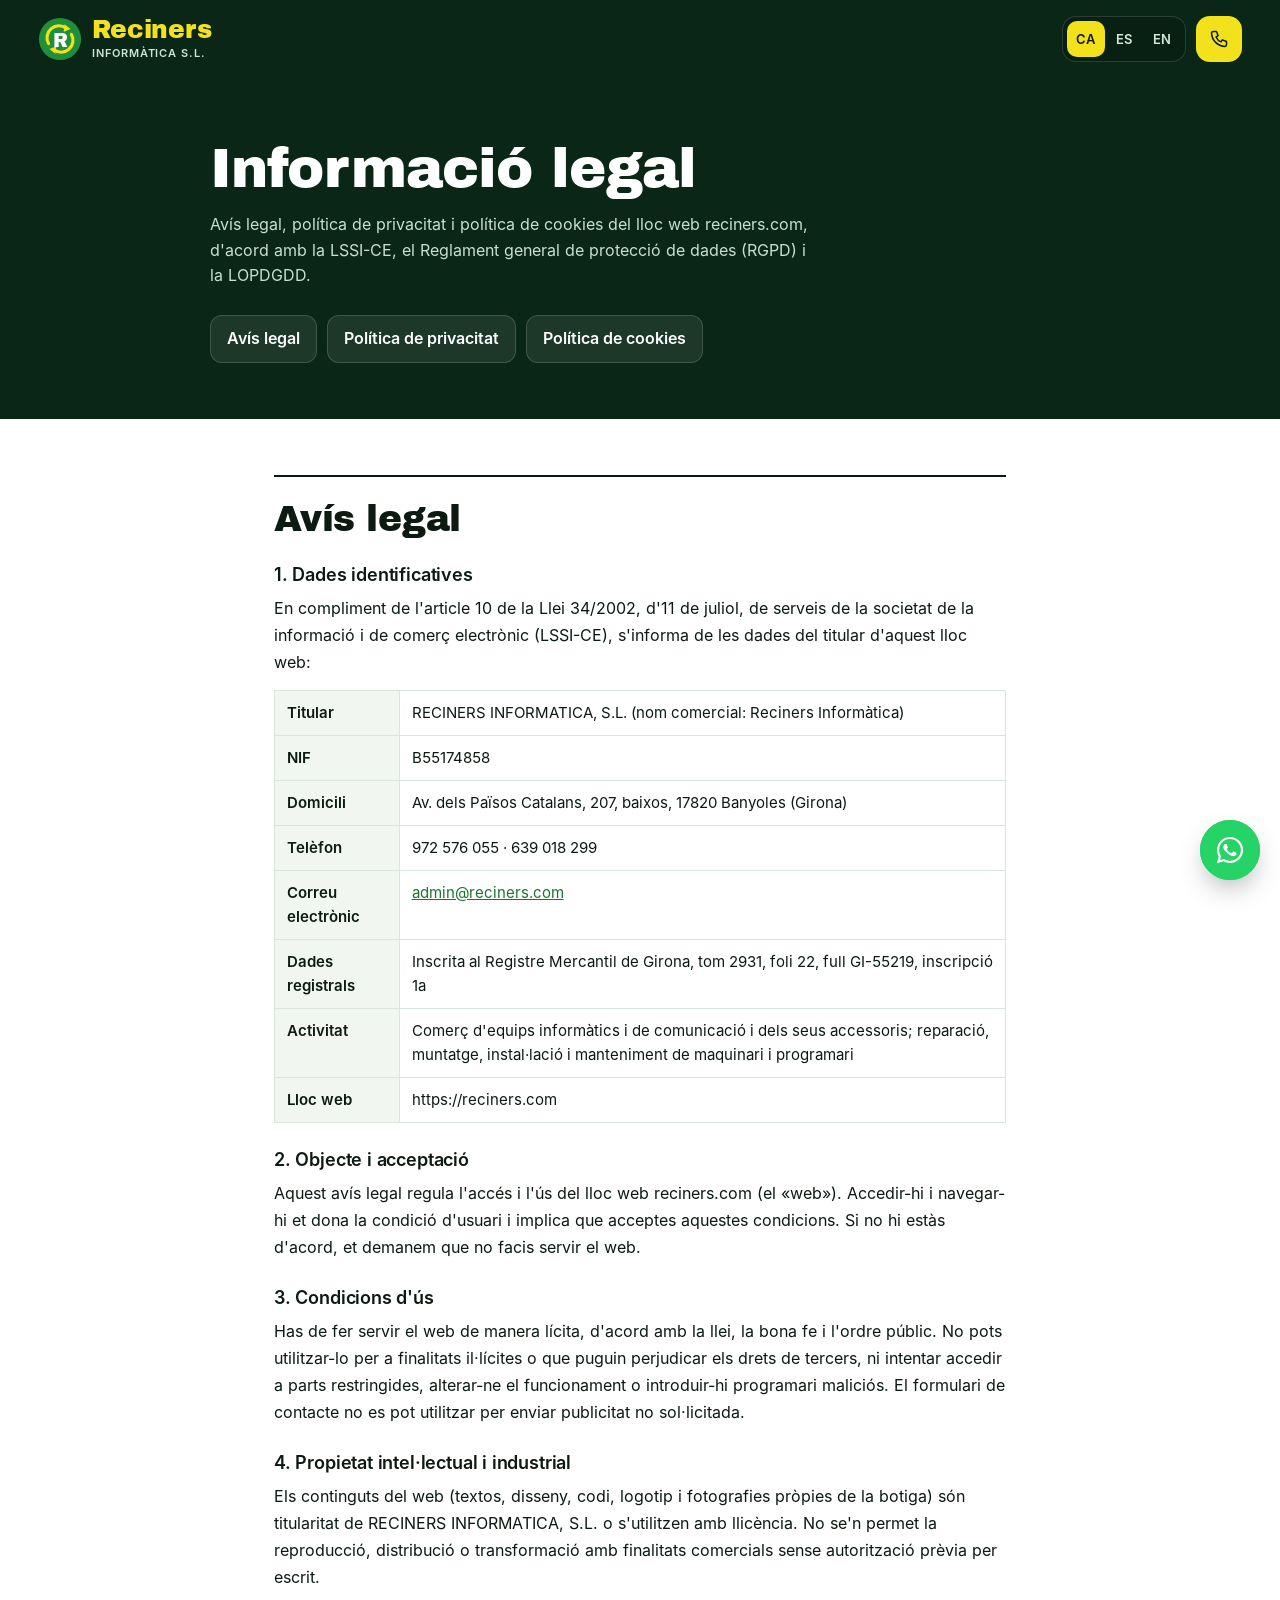
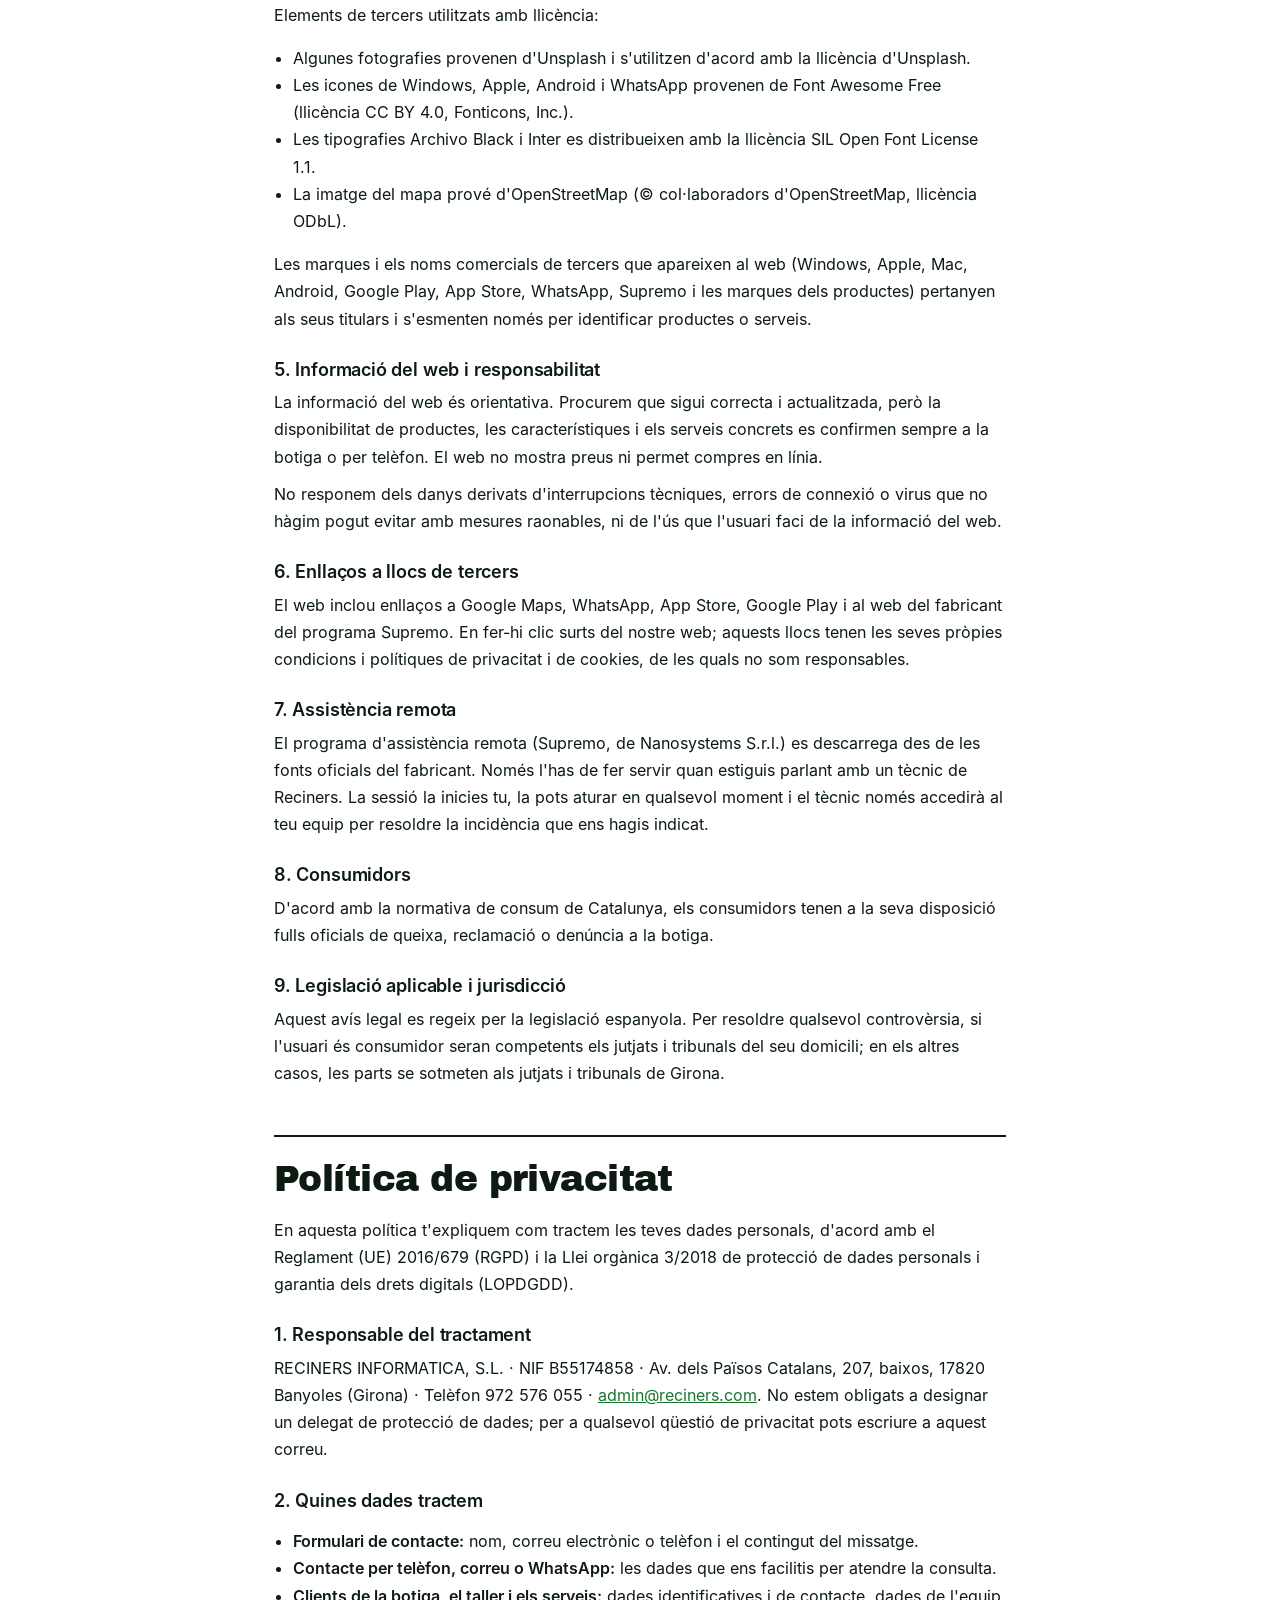
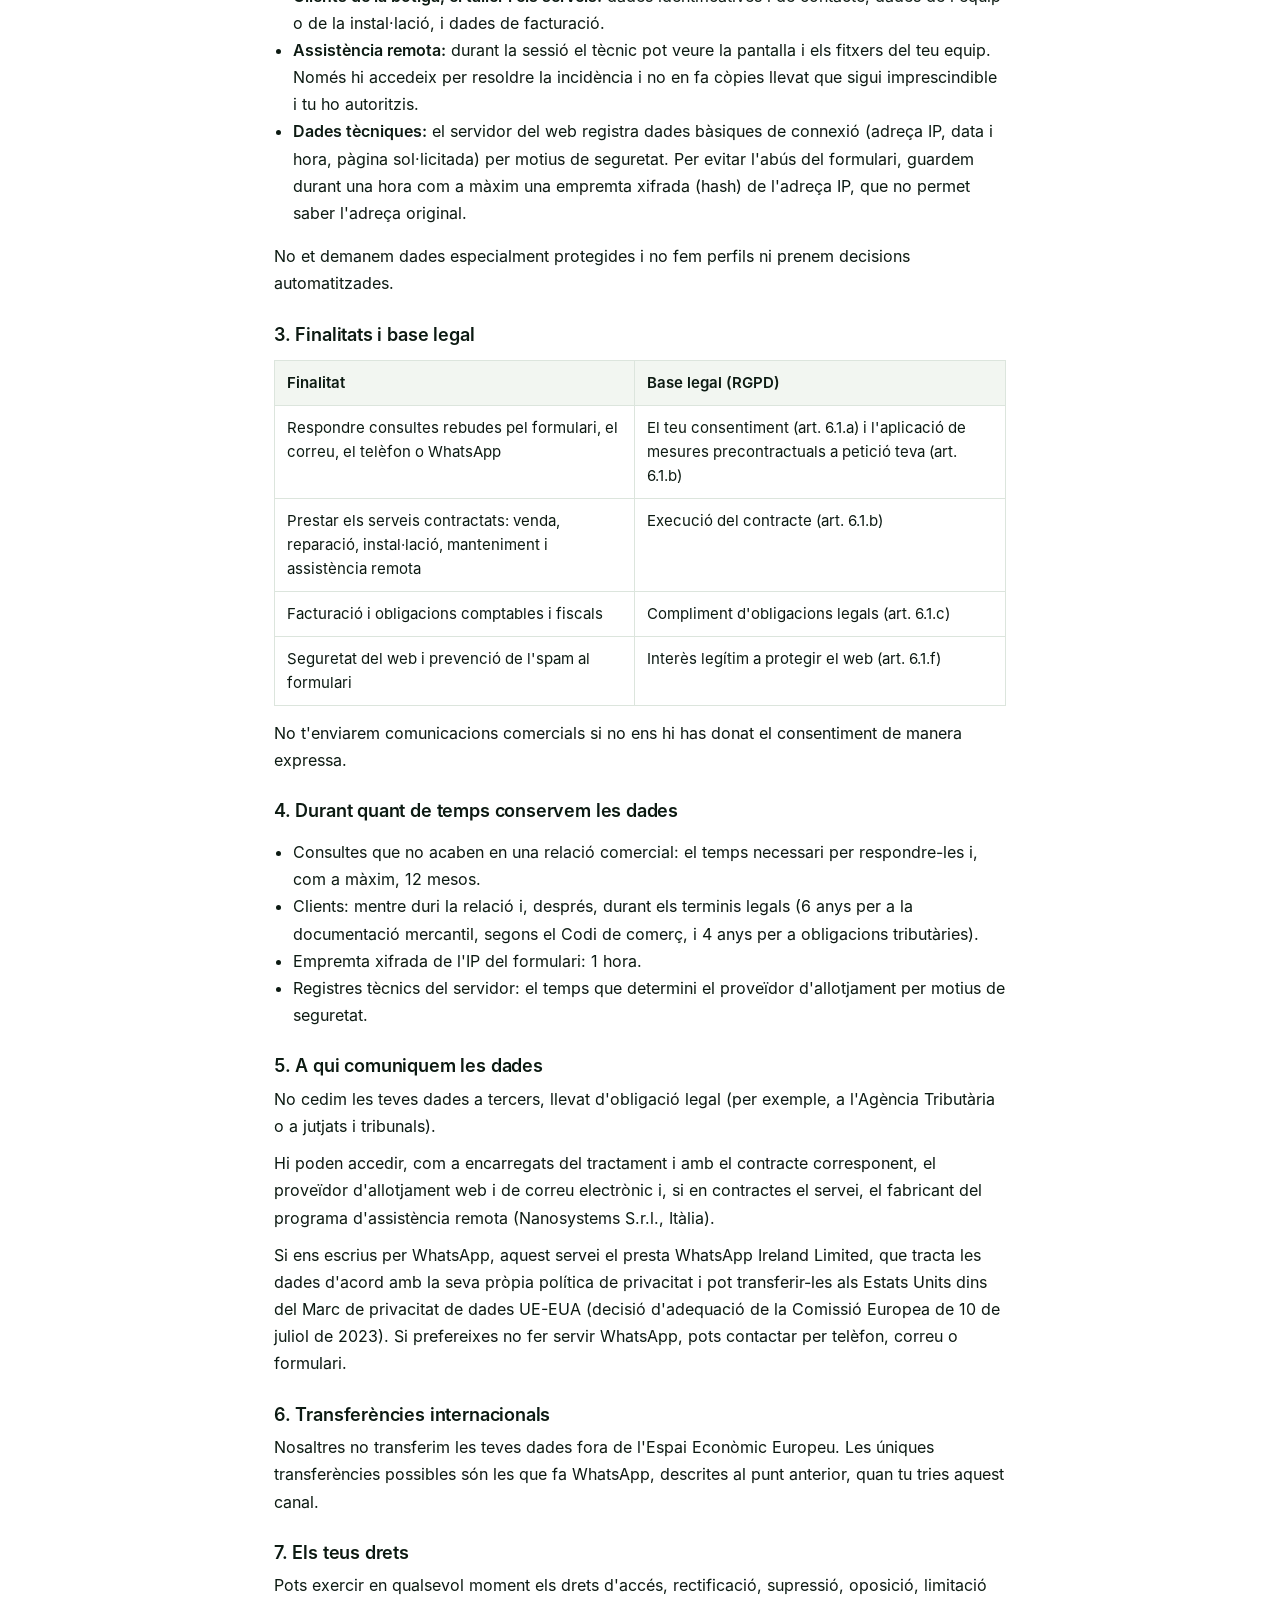
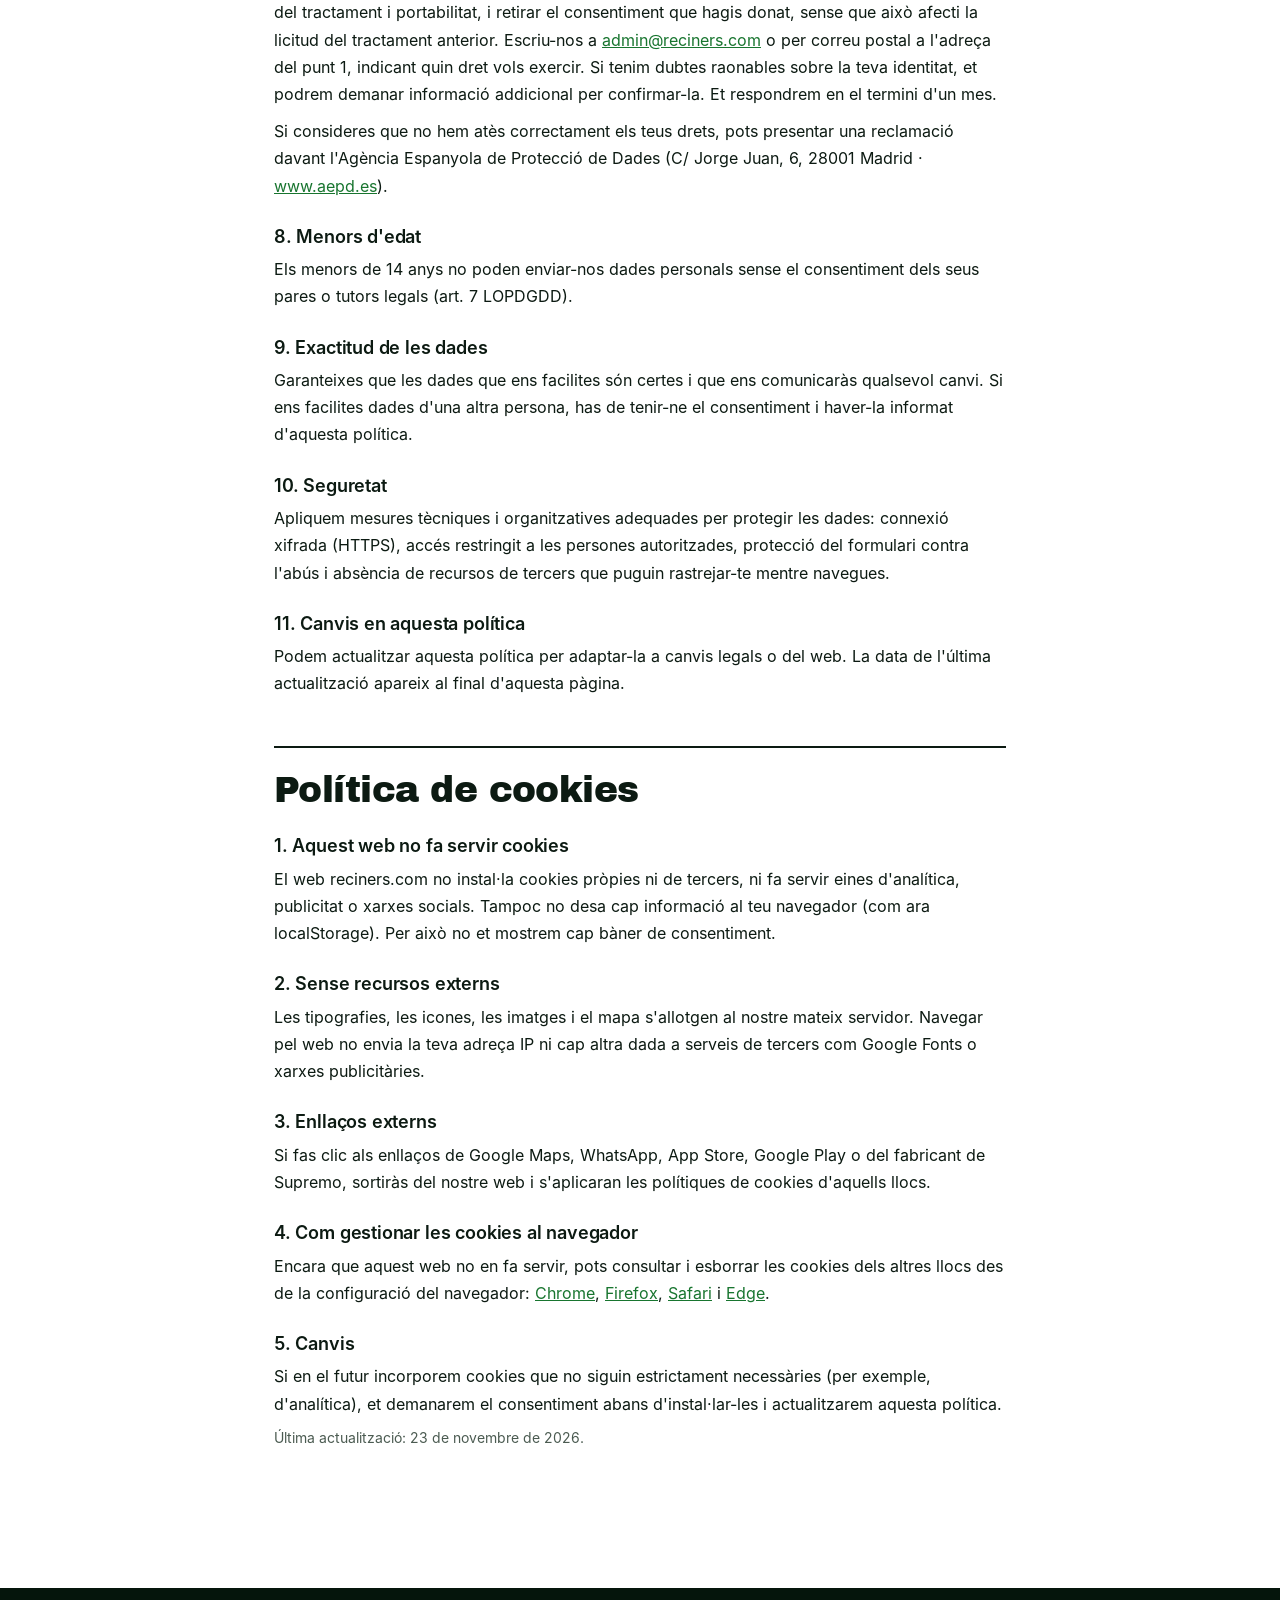
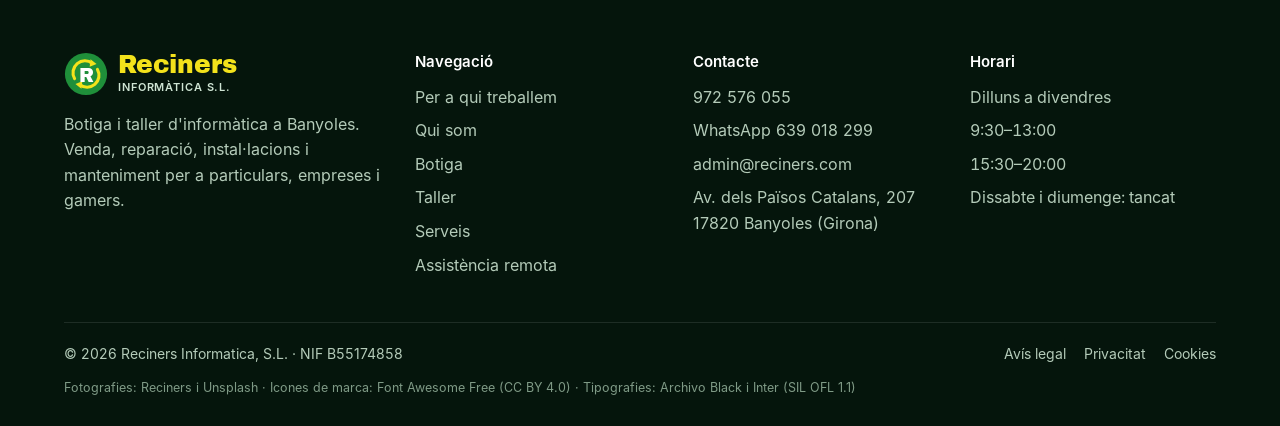
<file: legal.html>
<!DOCTYPE html>
<html lang="ca">
<head>
<meta charset="utf-8">
<meta name="viewport" content="width=device-width, initial-scale=1">
<title>Informació legal · Reciners Informàtica</title>
<meta name="description" content="Avís legal, política de privacitat i política de cookies de Reciners Informatica, S.L.">
<link rel="canonical" href="https://reciners.com/legal.html">
<link rel="alternate" hreflang="ca" href="https://reciners.com/legal.html">
<link rel="alternate" hreflang="es" href="https://reciners.com/es/legal.html">
<link rel="alternate" hreflang="en" href="https://reciners.com/en/legal.html">
<link rel="alternate" hreflang="x-default" href="https://reciners.com/legal.html">
<meta name="theme-color" content="#0a2617">
<link rel="icon" href="img/favicon.svg" type="image/svg+xml">
<link rel="preload" href="fonts/archivo-black.woff" as="font" type="font/woff" crossorigin>
<link rel="stylesheet" href="assets/estil.css">
</head>
<body data-page="legal">
<a class="skip" href="#main" data-es="Saltar al contenido" data-en="Skip to content">Salta al contingut</a>

<svg width="0" height="0" style="position:absolute" aria-hidden="true" focusable="false">
<symbol id="logo" viewBox="0 0 48 48"><circle cx="24" cy="24" r="23" fill="#1f8f3a"/><path d="M11.5 29A13 13 0 0 1 31 12.5" fill="none" stroke="#f3e21b" stroke-width="3.4" stroke-linecap="round"/><path d="M36.5 19A13 13 0 0 1 17 35.5" fill="none" stroke="#f3e21b" stroke-width="3.4" stroke-linecap="round"/><path d="m29 8 6.5 5-7.5 3z" fill="#f3e21b"/><path d="m19 40-6.5-5 7.5-3z" fill="#f3e21b"/><text x="24" y="32.5" text-anchor="middle" font-family="'Archivo Black','Arial Black',sans-serif" font-size="21" fill="#fff">R</text></symbol>
<symbol id="i-pc" viewBox="0 0 24 24"><rect x="7" y="2" width="10" height="20" rx="2"/><path d="M10 6h4M10 9h4"/><circle cx="12" cy="17" r="1.5"/></symbol>
<symbol id="i-phone" viewBox="0 0 24 24"><rect x="6" y="2" width="12" height="20" rx="3"/><path d="M11 18h2"/></symbol>
<symbol id="i-laptop" viewBox="0 0 24 24"><rect x="4" y="4" width="16" height="11" rx="1.5"/><path d="M2 19h20l-2-4H4z"/></symbol>
<symbol id="i-print" viewBox="0 0 24 24"><path d="M6 9V3h12v6"/><rect x="3" y="9" width="18" height="8" rx="2"/><path d="M7 14h10v7H7z"/></symbol>
<symbol id="i-console" viewBox="0 0 24 24"><rect x="2" y="7" width="20" height="11" rx="5"/><path d="M7 10.5v4M5 12.5h4"/><circle cx="15.5" cy="11.5" r="1"/><circle cx="18" cy="14" r="1"/></symbol>
<symbol id="i-home" viewBox="0 0 24 24"><path d="M3 11 12 3l9 8M5 9.5V21h14V9.5"/><path d="M10 21v-6h4v6"/></symbol>
<symbol id="i-rack" viewBox="0 0 24 24"><rect x="4" y="2" width="16" height="20" rx="1.5"/><path d="M4 8h16M4 14h16M11 5h6M11 11h6M11 17h6"/></symbol>
<symbol id="i-fiber" viewBox="0 0 24 24"><path d="M2 18c5 0 6-12 12-12h8M2 12c4 0 5-3 9-3h11M2 6c3 0 4 9 9 9h11"/></symbol>
<symbol id="i-net" viewBox="0 0 24 24"><rect x="9" y="2" width="6" height="5" rx="1"/><rect x="2" y="17" width="6" height="5" rx="1"/><rect x="16" y="17" width="6" height="5" rx="1"/><path d="M12 7v5M5 17v-5h14v5"/></symbol>
<symbol id="i-wifi" viewBox="0 0 24 24"><path d="M2 9a15 15 0 0 1 20 0M5 12.5a10 10 0 0 1 14 0M8.5 16a5 5 0 0 1 7 0"/><circle cx="12" cy="19.5" r="1.2"/></symbol>
<symbol id="i-dish" viewBox="0 0 24 24"><path d="M4 9a11 11 0 0 0 11 11z"/><path d="M9.5 14.5 15 9M16 4a5 5 0 0 1 4 4M16 1a8 8 0 0 1 7 7"/><circle cx="15" cy="9" r="1.2"/></symbol>
<symbol id="i-ant" viewBox="0 0 24 24"><path d="M12 8v14M8 22h8M4 3l8 5 8-5M6 6l6 3.5L18 6"/></symbol>
<symbol id="i-wrench" viewBox="0 0 24 24"><path d="M15 3a5 5 0 0 0-4.6 6.9L3 17.3 6.7 21l7.4-7.4A5 5 0 0 0 21 9l-3 1-3-3 1-3z"/></symbol>
<symbol id="i-search" viewBox="0 0 24 24"><circle cx="11" cy="11" r="7"/><path d="m20 20-4-4"/></symbol>
<symbol id="i-check" viewBox="0 0 24 24"><path d="m5 12.5 4.5 4.5L19 7.5"/></symbol>
<symbol id="i-pin" viewBox="0 0 24 24"><path d="M12 22s7-6.5 7-12a7 7 0 0 0-14 0c0 5.5 7 12 7 12z"/><circle cx="12" cy="10" r="2.5"/></symbol>
<symbol id="i-call" viewBox="0 0 24 24"><path d="M5 3h4l2 5-2.5 1.5a11 11 0 0 0 6 6L16 13l5 2v4a2 2 0 0 1-2 2A17 17 0 0 1 3 5a2 2 0 0 1 2-2z"/></symbol>
<symbol id="i-mail" viewBox="0 0 24 24"><rect x="3" y="5" width="18" height="14" rx="2"/><path d="m3 7 9 6 9-6"/></symbol>
<symbol id="i-arrow" viewBox="0 0 24 24"><path d="M5 12h14M13 6l6 6-6 6"/></symbol>
<symbol id="i-down" viewBox="0 0 24 24"><path d="M12 4v12M6 11l6 6 6-6M5 21h14"/></symbol>
<symbol id="i-nav" viewBox="0 0 24 24"><path d="M3 11 21 3l-8 18-2-8z"/></symbol>
<!-- Icones de marca: Font Awesome Free 7.3.1 (https://fontawesome.com) - llicència CC BY 4.0 -->
<symbol id="b-windows" viewBox="0 0 448 512"><path d="M0 93.7l183.6-25.3 0 177.4-183.6 0 0-152.1zM0 418.3l183.6 25.3 0-175.2-183.6 0 0 149.9zm203.8 28l244.2 33.7 0-211.6-244.2 0 0 177.9zm0-380.6l0 180.1 244.2 0 0-213.8-244.2 33.7z"/></symbol>
<symbol id="b-apple" viewBox="0 0 384 512"><path d="M319.1 268.7c-.2-36.7 16.4-64.4 50-84.8-18.8-26.9-47.2-41.7-84.7-44.6-35.5-2.8-74.3 20.7-88.5 20.7-15 0-49.4-19.7-76.4-19.7-55.8 .9-115.1 44.5-115.1 133.2 0 26.2 4.8 53.3 14.4 81.2 12.8 36.7 59 126.7 107.2 125.2 25.2-.6 43-17.9 75.8-17.9 31.8 0 48.3 17.9 76.4 17.9 48.6-.7 90.4-82.5 102.6-119.3-65.2-30.7-61.7-90-61.7-91.9zM262.5 104.5c27.3-32.4 24.8-61.9 24-72.5-24.1 1.4-52 16.4-67.9 34.9-17.5 19.8-27.8 44.3-25.6 71.9 26.1 2 49.9-11.4 69.5-34.3z"/></symbol>
<symbol id="b-android" viewBox="0 0 640 512"><path d="M131.2 61.9c5.3-.5 10.6 .6 15.3 3s8.6 6.2 11.3 10.8c17 29.5 34.2 58.9 51.2 88.4 3.5-1.4 7-2.7 10.5-3.9 31.3-10.9 64.2-16.6 97.4-16.9 1 0 2.1 0 3.2 0 38.1 0 76.2 7 111.6 21.1L483 75.7c1.8-3.2 4.3-6 7.2-8.2s6.2-3.9 9.8-4.8c3.1-.8 6.4-1.1 9.6-.8 4.2 .4 8.3 1.7 11.9 3.8 4 2.4 7.3 5.7 9.7 9.7 2 3.4 3.3 7.2 3.8 11.2s.1 8-1.2 11.7c-.6 1.9-1.4 3.7-2.4 5.5l-49.7 85.8c19.5 12.2 37.6 26.5 53.9 42.8 12.3 12.2 23.5 25.4 33.5 39.5 8.2 11.5 15.6 23.6 22.2 36.2 17.5 33.6 28.6 70.5 32.7 108.1l-608 0c4.1-37.7 15.2-74.5 32.7-108.1 14.5-27.9 33.4-53.5 55.7-75.7 16.5-16.4 34.7-30.9 54.5-43.1l-49.5-85.4c-3.7-6.4-4.7-14.1-2.8-21.2 1.9-7.1 6.4-13.1 12.7-16.8 3.6-2.2 7.7-3.5 11.9-3.8zm67.3 215.8c-12.2-8.1-30.1-2.5-40.1 12.5s-8.2 33.8 3.9 41.9 30.1 2.5 40.1-12.5 8.2-33.8-3.9-41.9zm283.6 12.5c-10-15-27.9-20.6-40.1-12.5s-13.9 26.9-3.9 41.9c10 15 27.9 20.6 40.1 12.5s13.9-26.9 3.9-41.9z"/></symbol>
<symbol id="b-whatsapp" viewBox="0 0 448 512"><path d="M380.9 97.1c-41.9-42-97.7-65.1-157-65.1-122.4 0-222 99.6-222 222 0 39.1 10.2 77.3 29.6 111L0 480 117.7 449.1c32.4 17.7 68.9 27 106.1 27l.1 0c122.3 0 224.1-99.6 224.1-222 0-59.3-25.2-115-67.1-157zm-157 341.6c-33.2 0-65.7-8.9-94-25.7l-6.7-4-69.8 18.3 18.6-68.1-4.4-7c-18.5-29.4-28.2-63.3-28.2-98.2 0-101.7 82.8-184.5 184.6-184.5 49.3 0 95.6 19.2 130.4 54.1s56.2 81.2 56.1 130.5c0 101.8-84.9 184.6-186.6 184.6zM325.1 300.5c-5.5-2.8-32.8-16.2-37.9-18-5.1-1.9-8.8-2.8-12.5 2.8s-14.3 18-17.6 21.8c-3.2 3.7-6.5 4.2-12 1.4-32.6-16.3-54-29.1-75.5-66-5.7-9.8 5.7-9.1 16.3-30.3 1.8-3.7 .9-6.9-.5-9.7s-12.5-30.1-17.1-41.2c-4.5-10.8-9.1-9.3-12.5-9.5-3.2-.2-6.9-.2-10.6-.2s-9.7 1.4-14.8 6.9c-5.1 5.6-19.4 19-19.4 46.3s19.9 53.7 22.6 57.4c2.8 3.7 39.1 59.7 94.8 83.8 35.2 15.2 49 16.5 66.6 13.9 10.7-1.6 32.8-13.4 37.4-26.4s4.6-24.1 3.2-26.4c-1.3-2.5-5-3.9-10.5-6.6z"/></symbol>
</svg>

<div id="prog"></div>
<header class="hdr" id="hdr" style="grid-template-columns:1fr auto">
  <a class="brand" href="./" aria-label="Reciners Informàtica">
    <svg aria-hidden="true"><use href="#logo"/></svg>
    <span class="wm">Reciners<small data-es="INFORMÁTICA S.L." data-en="COMPUTER SHOP">INFORMÀTICA S.L.</small></span>
  </a>
  <div class="hact">
    <nav class="lang" aria-label="Idioma"><a href="legal.html" hreflang="ca" lang="ca" title="Català" aria-current="true">CA</a><a href="es/legal.html" hreflang="es" lang="es" title="Castellano">ES</a><a href="en/legal.html" hreflang="en" lang="en" title="English">EN</a></nav>
    <a class="btn y mag call" href="tel:+34972576055" aria-label="972 576 055"><svg class="ico"><use href="#i-call"/></svg><span class="num">972 576 055</span></a>
  </div>
</header>

<section class="lhero">
  <div class="wrap">
    <h1>Informació legal</h1>
    <p>Avís legal, política de privacitat i política de cookies del lloc web reciners.com, d'acord amb la LSSI-CE, el Reglament general de protecció de dades (RGPD) i la LOPDGDD.</p>
    <nav class="toc" aria-label="Índex"><a href="#avis-legal">Avís legal</a><a href="#privacitat">Política de privacitat</a><a href="#cookies">Política de cookies</a></nav>
  </div>
</section>
<main id="main" class="doc">

<section id="avis-legal">
<h2>Avís legal</h2>
<h3>1. Dades identificatives</h3>
<p>En compliment de l'article 10 de la Llei 34/2002, d'11 de juliol, de serveis de la societat de la informació i de comerç electrònic (LSSI-CE), s'informa de les dades del titular d'aquest lloc web:</p>
<div class="tbl"><table>
<tr><th>Titular</th><td>RECINERS INFORMATICA, S.L. (nom comercial: Reciners Informàtica)</td></tr>
<tr><th>NIF</th><td>B55174858</td></tr>
<tr><th>Domicili</th><td>Av. dels Països Catalans, 207, baixos, 17820 Banyoles (Girona)</td></tr>
<tr><th>Telèfon</th><td>972 576 055 · 639 018 299</td></tr>
<tr><th>Correu electrònic</th><td><a href="mailto:admin@reciners.com">admin@reciners.com</a></td></tr>
<tr><th>Dades registrals</th><td>Inscrita al Registre Mercantil de Girona, tom 2931, foli 22, full GI-55219, inscripció 1a</td></tr>
<tr><th>Activitat</th><td>Comerç d'equips informàtics i de comunicació i dels seus accessoris; reparació, muntatge, instal·lació i manteniment de maquinari i programari</td></tr>
<tr><th>Lloc web</th><td>https://reciners.com</td></tr>
</table></div>

<h3>2. Objecte i acceptació</h3>
<p>Aquest avís legal regula l'accés i l'ús del lloc web reciners.com (el «web»). Accedir-hi i navegar-hi et dona la condició d'usuari i implica que acceptes aquestes condicions. Si no hi estàs d'acord, et demanem que no facis servir el web.</p>

<h3>3. Condicions d'ús</h3>
<p>Has de fer servir el web de manera lícita, d'acord amb la llei, la bona fe i l'ordre públic. No pots utilitzar-lo per a finalitats il·lícites o que puguin perjudicar els drets de tercers, ni intentar accedir a parts restringides, alterar-ne el funcionament o introduir-hi programari maliciós. El formulari de contacte no es pot utilitzar per enviar publicitat no sol·licitada.</p>

<h3>4. Propietat intel·lectual i industrial</h3>
<p>Els continguts del web (textos, disseny, codi, logotip i fotografies pròpies de la botiga) són titularitat de RECINERS INFORMATICA, S.L. o s'utilitzen amb llicència. No se'n permet la reproducció, distribució o transformació amb finalitats comercials sense autorització prèvia per escrit.</p>
<p>Elements de tercers utilitzats amb llicència:</p>
<ul>
<li>Algunes fotografies provenen d'Unsplash i s'utilitzen d'acord amb la llicència d'Unsplash.</li>
<li>Les icones de Windows, Apple, Android i WhatsApp provenen de Font Awesome Free (llicència CC BY 4.0, Fonticons, Inc.).</li>
<li>Les tipografies Archivo Black i Inter es distribueixen amb la llicència SIL Open Font License 1.1.</li>
<li>La imatge del mapa prové d'OpenStreetMap (© col·laboradors d'OpenStreetMap, llicència ODbL).</li>
</ul>
<p>Les marques i els noms comercials de tercers que apareixen al web (Windows, Apple, Mac, Android, Google Play, App Store, WhatsApp, Supremo i les marques dels productes) pertanyen als seus titulars i s'esmenten només per identificar productes o serveis.</p>

<h3>5. Informació del web i responsabilitat</h3>
<p>La informació del web és orientativa. Procurem que sigui correcta i actualitzada, però la disponibilitat de productes, les característiques i els serveis concrets es confirmen sempre a la botiga o per telèfon. El web no mostra preus ni permet compres en línia.</p>
<p>No responem dels danys derivats d'interrupcions tècniques, errors de connexió o virus que no hàgim pogut evitar amb mesures raonables, ni de l'ús que l'usuari faci de la informació del web.</p>

<h3>6. Enllaços a llocs de tercers</h3>
<p>El web inclou enllaços a Google Maps, WhatsApp, App Store, Google Play i al web del fabricant del programa Supremo. En fer-hi clic surts del nostre web; aquests llocs tenen les seves pròpies condicions i polítiques de privacitat i de cookies, de les quals no som responsables.</p>

<h3>7. Assistència remota</h3>
<p>El programa d'assistència remota (Supremo, de Nanosystems S.r.l.) es descarrega des de les fonts oficials del fabricant. Només l'has de fer servir quan estiguis parlant amb un tècnic de Reciners. La sessió la inicies tu, la pots aturar en qualsevol moment i el tècnic només accedirà al teu equip per resoldre la incidència que ens hagis indicat.</p>

<h3>8. Consumidors</h3>
<p>D'acord amb la normativa de consum de Catalunya, els consumidors tenen a la seva disposició fulls oficials de queixa, reclamació o denúncia a la botiga.</p>

<h3>9. Legislació aplicable i jurisdicció</h3>
<p>Aquest avís legal es regeix per la legislació espanyola. Per resoldre qualsevol controvèrsia, si l'usuari és consumidor seran competents els jutjats i tribunals del seu domicili; en els altres casos, les parts se sotmeten als jutjats i tribunals de Girona.</p>
</section>

<section id="privacitat">
<h2>Política de privacitat</h2>
<p>En aquesta política t'expliquem com tractem les teves dades personals, d'acord amb el Reglament (UE) 2016/679 (RGPD) i la Llei orgànica 3/2018 de protecció de dades personals i garantia dels drets digitals (LOPDGDD).</p>

<h3>1. Responsable del tractament</h3>
<p>RECINERS INFORMATICA, S.L. · NIF B55174858 · Av. dels Països Catalans, 207, baixos, 17820 Banyoles (Girona) · Telèfon 972 576 055 · <a href="mailto:admin@reciners.com">admin@reciners.com</a>. No estem obligats a designar un delegat de protecció de dades; per a qualsevol qüestió de privacitat pots escriure a aquest correu.</p>

<h3>2. Quines dades tractem</h3>
<ul>
<li><b>Formulari de contacte:</b> nom, correu electrònic o telèfon i el contingut del missatge.</li>
<li><b>Contacte per telèfon, correu o WhatsApp:</b> les dades que ens facilitis per atendre la consulta.</li>
<li><b>Clients de la botiga, el taller i els serveis:</b> dades identificatives i de contacte, dades de l'equip o de la instal·lació, i dades de facturació.</li>
<li><b>Assistència remota:</b> durant la sessió el tècnic pot veure la pantalla i els fitxers del teu equip. Només hi accedeix per resoldre la incidència i no en fa còpies llevat que sigui imprescindible i tu ho autoritzis.</li>
<li><b>Dades tècniques:</b> el servidor del web registra dades bàsiques de connexió (adreça IP, data i hora, pàgina sol·licitada) per motius de seguretat. Per evitar l'abús del formulari, guardem durant una hora com a màxim una empremta xifrada (hash) de l'adreça IP, que no permet saber l'adreça original.</li>
</ul>
<p>No et demanem dades especialment protegides i no fem perfils ni prenem decisions automatitzades.</p>

<h3>3. Finalitats i base legal</h3>
<div class="tbl"><table>
<tr><th>Finalitat</th><th>Base legal (RGPD)</th></tr>
<tr><td>Respondre consultes rebudes pel formulari, el correu, el telèfon o WhatsApp</td><td>El teu consentiment (art. 6.1.a) i l'aplicació de mesures precontractuals a petició teva (art. 6.1.b)</td></tr>
<tr><td>Prestar els serveis contractats: venda, reparació, instal·lació, manteniment i assistència remota</td><td>Execució del contracte (art. 6.1.b)</td></tr>
<tr><td>Facturació i obligacions comptables i fiscals</td><td>Compliment d'obligacions legals (art. 6.1.c)</td></tr>
<tr><td>Seguretat del web i prevenció de l'spam al formulari</td><td>Interès legítim a protegir el web (art. 6.1.f)</td></tr>
</table></div>
<p>No t'enviarem comunicacions comercials si no ens hi has donat el consentiment de manera expressa.</p>

<h3>4. Durant quant de temps conservem les dades</h3>
<ul>
<li>Consultes que no acaben en una relació comercial: el temps necessari per respondre-les i, com a màxim, 12 mesos.</li>
<li>Clients: mentre duri la relació i, després, durant els terminis legals (6 anys per a la documentació mercantil, segons el Codi de comerç, i 4 anys per a obligacions tributàries).</li>
<li>Empremta xifrada de l'IP del formulari: 1 hora.</li>
<li>Registres tècnics del servidor: el temps que determini el proveïdor d'allotjament per motius de seguretat.</li>
</ul>

<h3>5. A qui comuniquem les dades</h3>
<p>No cedim les teves dades a tercers, llevat d'obligació legal (per exemple, a l'Agència Tributària o a jutjats i tribunals).</p>
<p>Hi poden accedir, com a encarregats del tractament i amb el contracte corresponent, el proveïdor d'allotjament web i de correu electrònic i, si en contractes el servei, el fabricant del programa d'assistència remota (Nanosystems S.r.l., Itàlia).</p>
<p>Si ens escrius per WhatsApp, aquest servei el presta WhatsApp Ireland Limited, que tracta les dades d'acord amb la seva pròpia política de privacitat i pot transferir-les als Estats Units dins del Marc de privacitat de dades UE-EUA (decisió d'adequació de la Comissió Europea de 10 de juliol de 2023). Si prefereixes no fer servir WhatsApp, pots contactar per telèfon, correu o formulari.</p>

<h3>6. Transferències internacionals</h3>
<p>Nosaltres no transferim les teves dades fora de l'Espai Econòmic Europeu. Les úniques transferències possibles són les que fa WhatsApp, descrites al punt anterior, quan tu tries aquest canal.</p>

<h3>7. Els teus drets</h3>
<p>Pots exercir en qualsevol moment els drets d'accés, rectificació, supressió, oposició, limitació del tractament i portabilitat, i retirar el consentiment que hagis donat, sense que això afecti la licitud del tractament anterior. Escriu-nos a <a href="mailto:admin@reciners.com">admin@reciners.com</a> o per correu postal a l'adreça del punt 1, indicant quin dret vols exercir. Si tenim dubtes raonables sobre la teva identitat, et podrem demanar informació addicional per confirmar-la. Et respondrem en el termini d'un mes.</p>
<p>Si consideres que no hem atès correctament els teus drets, pots presentar una reclamació davant l'Agència Espanyola de Protecció de Dades (C/ Jorge Juan, 6, 28001 Madrid · <a href="https://www.aepd.es" rel="noopener">www.aepd.es</a>).</p>

<h3>8. Menors d'edat</h3>
<p>Els menors de 14 anys no poden enviar-nos dades personals sense el consentiment dels seus pares o tutors legals (art. 7 LOPDGDD).</p>

<h3>9. Exactitud de les dades</h3>
<p>Garanteixes que les dades que ens facilites són certes i que ens comunicaràs qualsevol canvi. Si ens facilites dades d'una altra persona, has de tenir-ne el consentiment i haver-la informat d'aquesta política.</p>

<h3>10. Seguretat</h3>
<p>Apliquem mesures tècniques i organitzatives adequades per protegir les dades: connexió xifrada (HTTPS), accés restringit a les persones autoritzades, protecció del formulari contra l'abús i absència de recursos de tercers que puguin rastrejar-te mentre navegues.</p>

<h3>11. Canvis en aquesta política</h3>
<p>Podem actualitzar aquesta política per adaptar-la a canvis legals o del web. La data de l'última actualització apareix al final d'aquesta pàgina.</p>
</section>

<section id="cookies">
<h2>Política de cookies</h2>
<h3>1. Aquest web no fa servir cookies</h3>
<p>El web reciners.com no instal·la cookies pròpies ni de tercers, ni fa servir eines d'analítica, publicitat o xarxes socials. Tampoc no desa cap informació al teu navegador (com ara localStorage). Per això no et mostrem cap bàner de consentiment.</p>
<h3>2. Sense recursos externs</h3>
<p>Les tipografies, les icones, les imatges i el mapa s'allotgen al nostre mateix servidor. Navegar pel web no envia la teva adreça IP ni cap altra dada a serveis de tercers com Google Fonts o xarxes publicitàries.</p>
<h3>3. Enllaços externs</h3>
<p>Si fas clic als enllaços de Google Maps, WhatsApp, App Store, Google Play o del fabricant de Supremo, sortiràs del nostre web i s'aplicaran les polítiques de cookies d'aquells llocs.</p>
<h3>4. Com gestionar les cookies al navegador</h3>
<p>Encara que aquest web no en fa servir, pots consultar i esborrar les cookies dels altres llocs des de la configuració del navegador: <a href="https://support.google.com/chrome/answer/95647?hl=ca" rel="noopener">Chrome</a>, <a href="https://support.mozilla.org/ca/kb/neteja-les-galetes-i-les-dades-de-llocs-al-firefox" rel="noopener">Firefox</a>, <a href="https://support.apple.com/ca-es/guide/safari/sfri11471/mac" rel="noopener">Safari</a> i <a href="https://support.microsoft.com/ca-es/microsoft-edge" rel="noopener">Edge</a>.</p>
<h3>5. Canvis</h3>
<p>Si en el futur incorporem cookies que no siguin estrictament necessàries (per exemple, d'analítica), et demanarem el consentiment abans d'instal·lar-les i actualitzarem aquesta política.</p>
<p class="upd">Última actualització: 23 de novembre de 2026.</p>
</section>
</main>


<footer>
  <div class="wrap">
    <div class="fg">
      <div>
        <a class="brand" href="./#inici" style="margin-bottom:16px;display:inline-flex"><svg aria-hidden="true"><use href="#logo"/></svg><span class="wm">Reciners<small data-es="INFORMÁTICA S.L." data-en="COMPUTER SHOP">INFORMÀTICA S.L.</small></span></a>
        <p style="max-width:38ch" data-es="Tienda y taller de informática en Banyoles. Venta, reparación, instalaciones y mantenimiento para particulares, empresas y gamers." data-en="Computer shop and repair workshop in Banyoles. Sales, repairs, installations and maintenance for homes, businesses and gamers.">Botiga i taller d'informàtica a Banyoles. Venda, reparació, instal·lacions i manteniment per a particulars, empreses i gamers.</p>
      </div>
      <div><h4 data-es="Navegación" data-en="Navigation">Navegació</h4><ul>
        <li><a href="./#per-a-qui" data-es="Para quién trabajamos" data-en="Who we serve">Per a qui treballem</a></li>
        <li><a href="./#qui-som" data-es="Quiénes somos" data-en="About us">Qui som</a></li>
        <li><a href="./#botiga" data-es="Tienda" data-en="Shop">Botiga</a></li>
        <li><a href="./#taller" data-en="Workshop">Taller</a></li>
        <li><a href="./#serveis" data-es="Servicios" data-en="Services">Serveis</a></li>
        <li><a href="./#remota" data-es="Asistencia remota" data-en="Remote support">Assistència remota</a></li></ul></div>
      <div><h4 data-es="Contacto" data-en="Contact">Contacte</h4><ul>
        <li><a href="tel:+34972576055">972 576 055</a></li>
        <li><a href="https://wa.me/34639018299?text=Hola%21%20Us%20escric%20des%20del%20web%20de%20Reciners.%20Voldria%20fer%20una%20consulta%3A" target="_blank" rel="noopener">WhatsApp 639 018 299</a></li>
        <li><a href="mailto:admin@reciners.com">admin@reciners.com</a></li>
        <li>Av. dels Països Catalans, 207<br>17820 Banyoles (Girona)</li></ul></div>
      <div><h4 data-es="Horario" data-en="Opening hours">Horari</h4><ul class="fh">
        <li data-es="Lunes a viernes" data-en="Monday to Friday">Dilluns a divendres</li>
        <li>9:30–13:00</li>
        <li>15:30–20:00</li>
        <li data-es="Sábado y domingo: cerrado" data-en="Saturday and Sunday: closed">Dissabte i diumenge: tancat</li></ul></div>
    </div>
    <div class="legal">
      <span>© <span id="yr">2026</span> Reciners Informatica, S.L. · NIF B55174858</span>
      <nav aria-label="Legal"><a href="legal.html#avis-legal" data-es="Aviso legal" data-en="Legal notice">Avís legal</a><a href="legal.html#privacitat" data-es="Privacidad" data-en="Privacy">Privacitat</a><a href="legal.html#cookies">Cookies</a></nav>
    </div>
    <p class="credits" data-es="Fotografías: Reciners y Unsplash · Iconos de marca: Font Awesome Free (CC BY 4.0) · Tipografías: Archivo Black e Inter (SIL OFL 1.1)" data-en="Photos: Reciners and Unsplash · Brand icons: Font Awesome Free (CC BY 4.0) · Typefaces: Archivo Black and Inter (SIL OFL 1.1)">Fotografies: Reciners i Unsplash · Icones de marca: Font Awesome Free (CC BY 4.0) · Tipografies: Archivo Black i Inter (SIL OFL 1.1)</p>
  </div>
</footer>


<a class="wa-fab" href="https://wa.me/34639018299?text=Hola%21%20Us%20escric%20des%20del%20web%20de%20Reciners.%20Voldria%20fer%20una%20consulta%3A" target="_blank" rel="noopener" aria-label="WhatsApp"><svg class="brandico" aria-hidden="true"><use href="#b-whatsapp"/></svg><span data-es="Escríbenos por WhatsApp" data-en="Message us on WhatsApp">Escriu-nos per WhatsApp</span></a>
<script src="assets/main.js" defer></script>
</body>
</html>
</file>
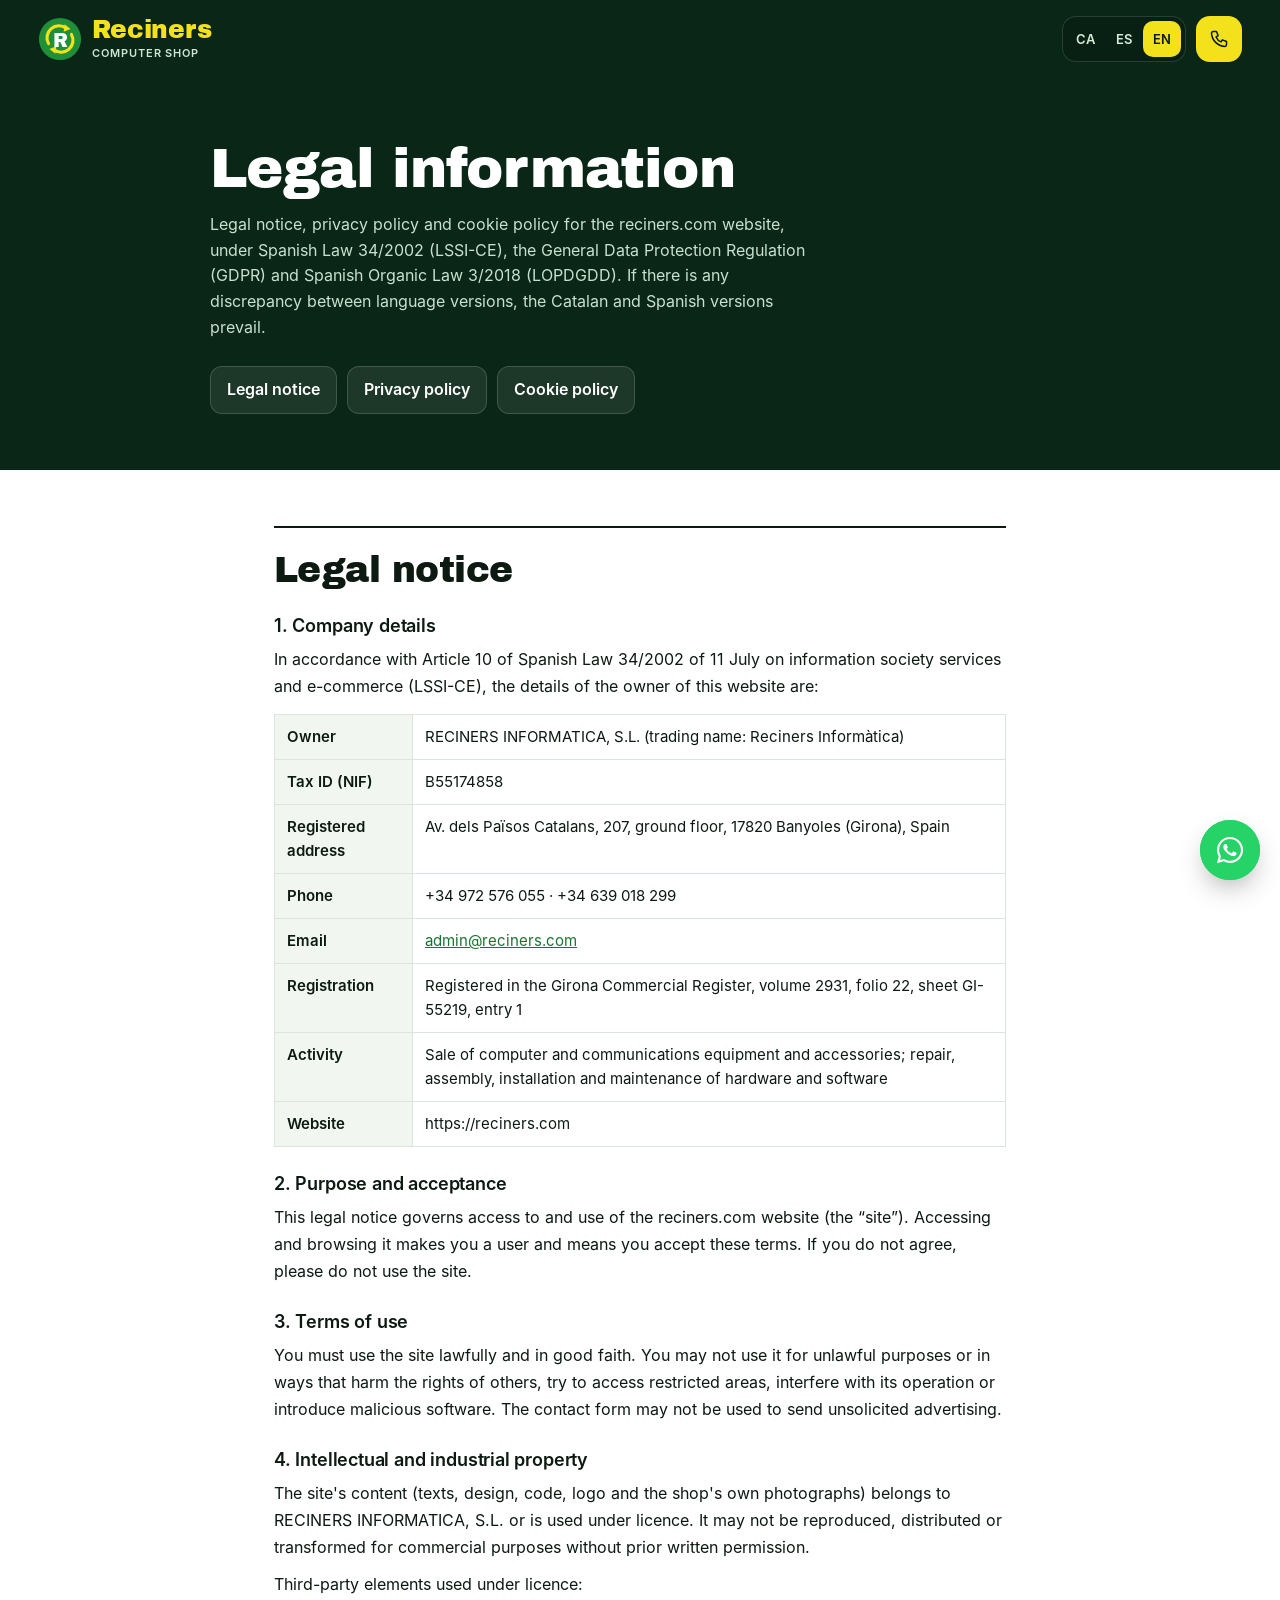
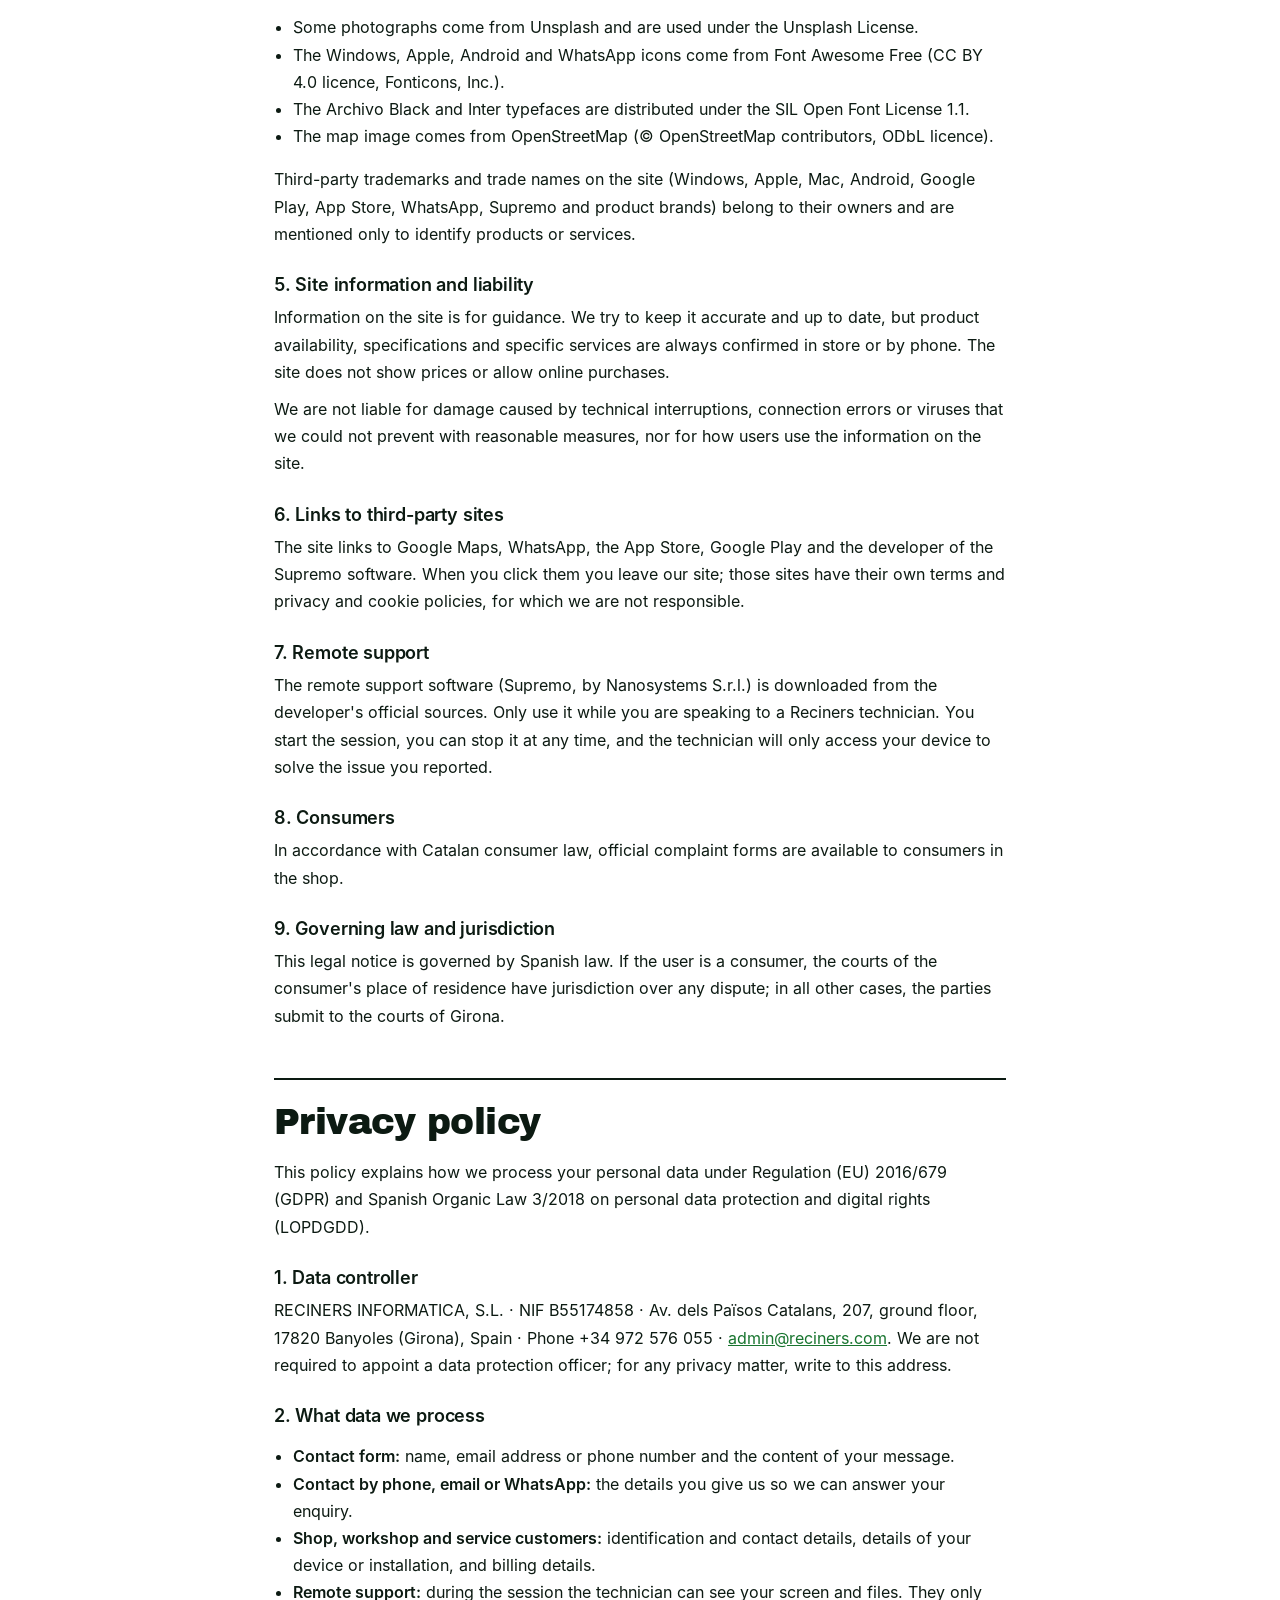
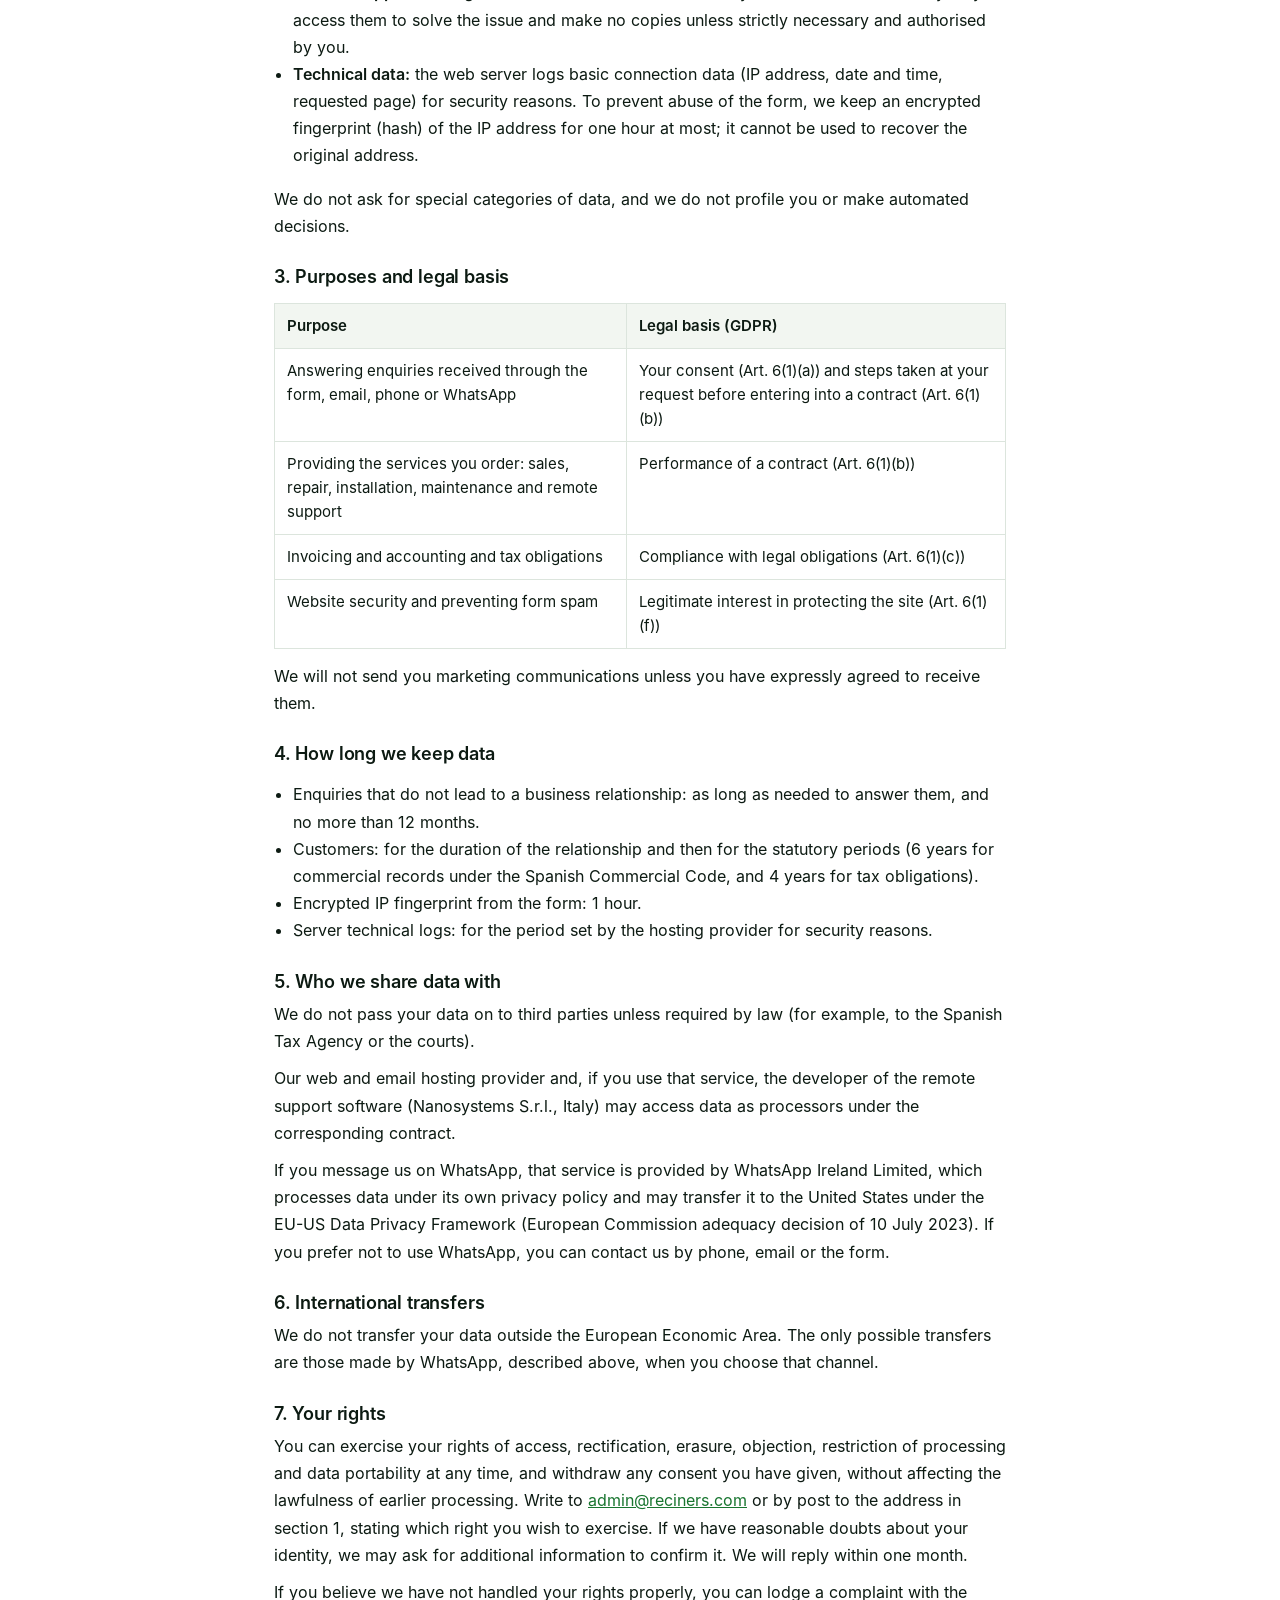
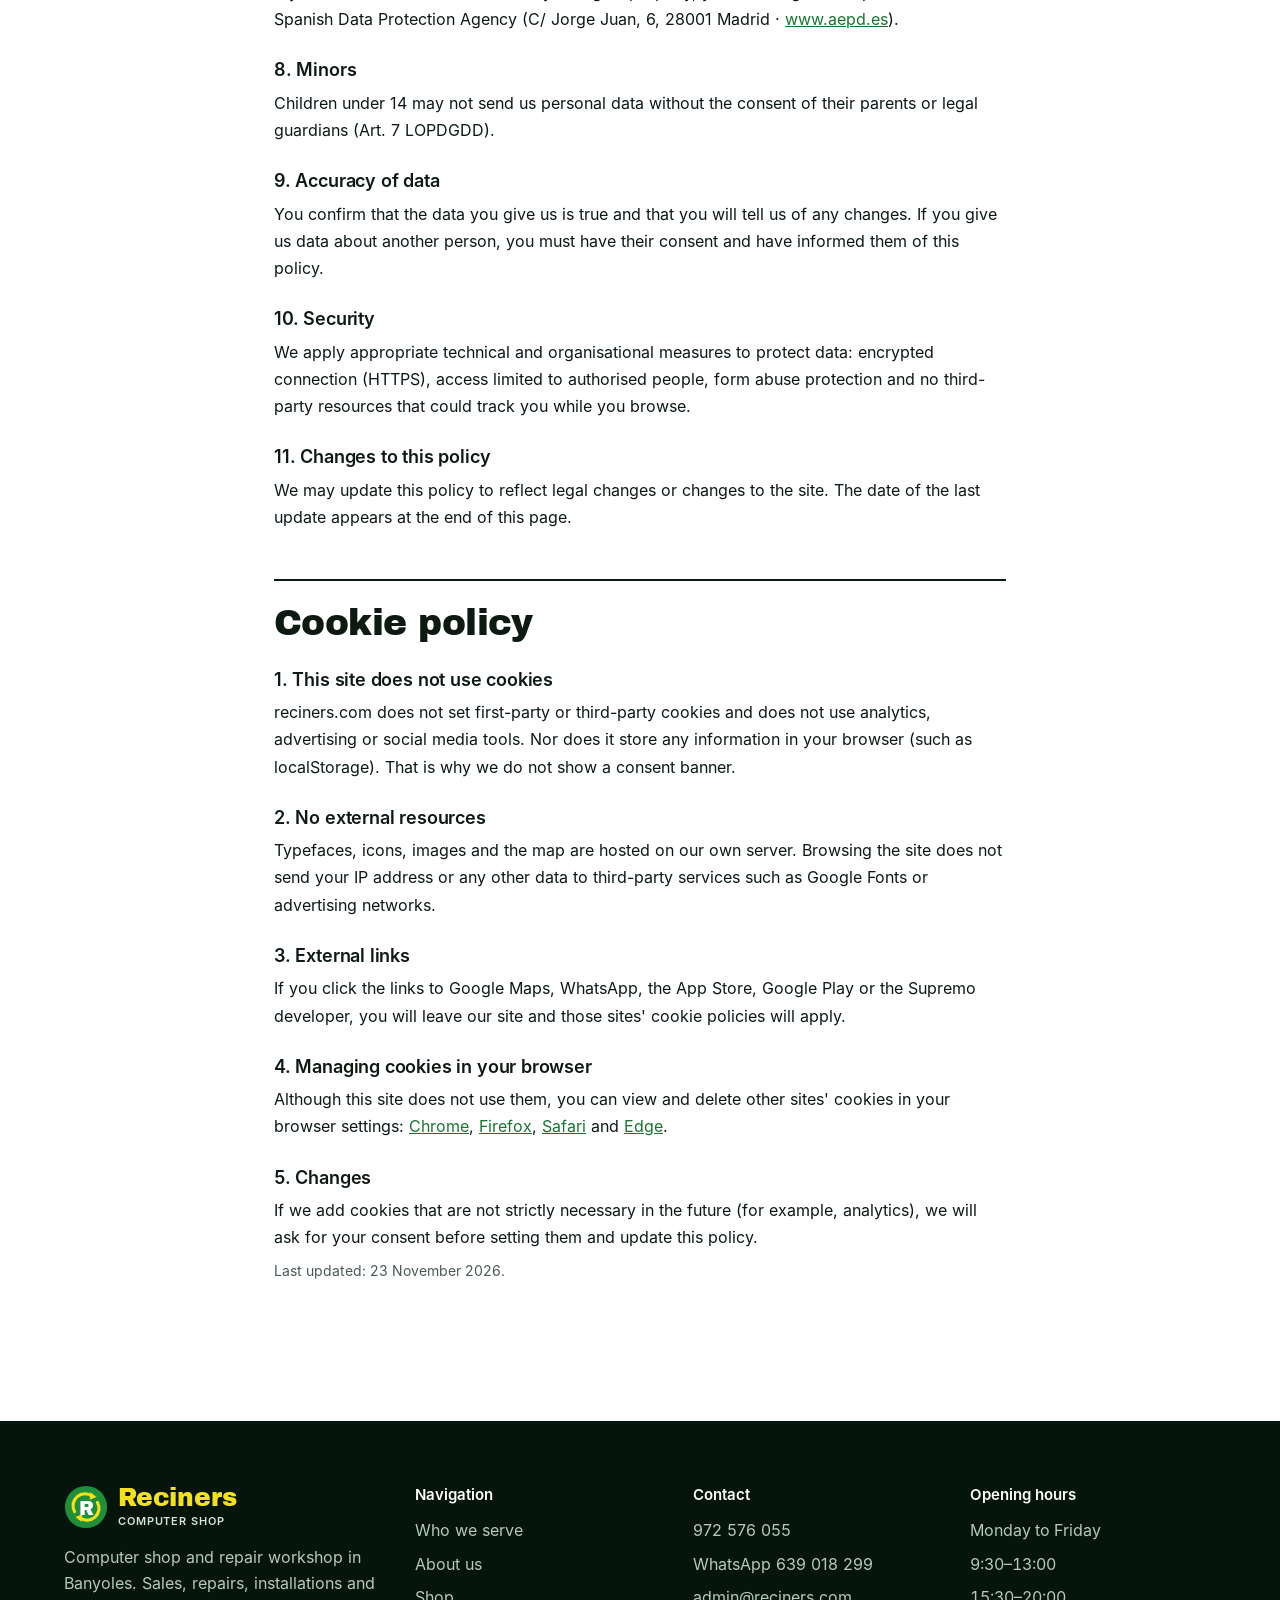
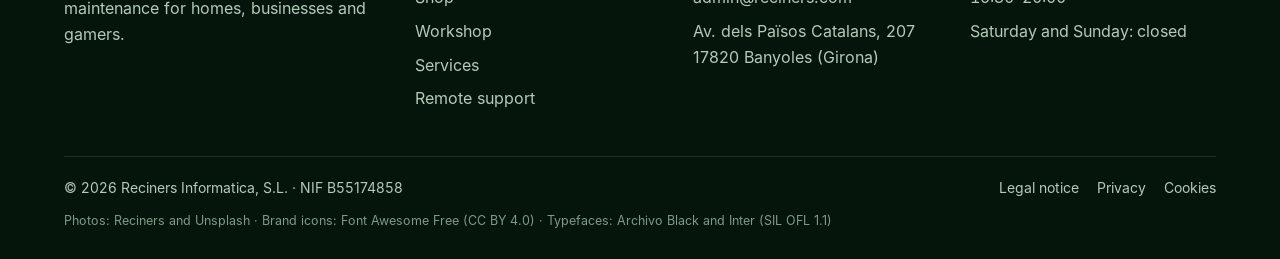
<file: en/legal.html>
<!DOCTYPE html>
<html lang="en"><head>
<meta charset="utf-8">
<meta name="viewport" content="width=device-width, initial-scale=1">
<title>Legal information · Reciners Informàtica</title>
<meta name="description" content="Legal notice, privacy policy and cookie policy of Reciners Informatica, S.L.">
<link rel="canonical" href="https://reciners.com/en/legal.html">
<link rel="alternate" hreflang="ca" href="https://reciners.com/legal.html">
<link rel="alternate" hreflang="es" href="https://reciners.com/es/legal.html">
<link rel="alternate" hreflang="en" href="https://reciners.com/en/legal.html">
<link rel="alternate" hreflang="x-default" href="https://reciners.com/legal.html">
<meta name="theme-color" content="#0a2617">
<link rel="icon" href="../img/favicon.svg" type="image/svg+xml">
<link rel="preload" href="../fonts/archivo-black.woff" as="font" type="font/woff" crossorigin="">
<link rel="stylesheet" href="../assets/estil.css">
</head>
<body data-page="legal">
<a class="skip" href="#main" data-es="Saltar al contenido" data-en="Skip to content" data-ca="Salta al contingut">Skip to content</a>

<svg width="0" height="0" style="position:absolute" aria-hidden="true" focusable="false">
<symbol id="logo" viewBox="0 0 48 48"><circle cx="24" cy="24" r="23" fill="#1f8f3a"></circle><path d="M11.5 29A13 13 0 0 1 31 12.5" fill="none" stroke="#f3e21b" stroke-width="3.4" stroke-linecap="round"></path><path d="M36.5 19A13 13 0 0 1 17 35.5" fill="none" stroke="#f3e21b" stroke-width="3.4" stroke-linecap="round"></path><path d="m29 8 6.5 5-7.5 3z" fill="#f3e21b"></path><path d="m19 40-6.5-5 7.5-3z" fill="#f3e21b"></path><text x="24" y="32.5" text-anchor="middle" font-family="'Archivo Black','Arial Black',sans-serif" font-size="21" fill="#fff">R</text></symbol>
<symbol id="i-pc" viewBox="0 0 24 24"><rect x="7" y="2" width="10" height="20" rx="2"></rect><path d="M10 6h4M10 9h4"></path><circle cx="12" cy="17" r="1.5"></circle></symbol>
<symbol id="i-phone" viewBox="0 0 24 24"><rect x="6" y="2" width="12" height="20" rx="3"></rect><path d="M11 18h2"></path></symbol>
<symbol id="i-laptop" viewBox="0 0 24 24"><rect x="4" y="4" width="16" height="11" rx="1.5"></rect><path d="M2 19h20l-2-4H4z"></path></symbol>
<symbol id="i-print" viewBox="0 0 24 24"><path d="M6 9V3h12v6"></path><rect x="3" y="9" width="18" height="8" rx="2"></rect><path d="M7 14h10v7H7z"></path></symbol>
<symbol id="i-console" viewBox="0 0 24 24"><rect x="2" y="7" width="20" height="11" rx="5"></rect><path d="M7 10.5v4M5 12.5h4"></path><circle cx="15.5" cy="11.5" r="1"></circle><circle cx="18" cy="14" r="1"></circle></symbol>
<symbol id="i-home" viewBox="0 0 24 24"><path d="M3 11 12 3l9 8M5 9.5V21h14V9.5"></path><path d="M10 21v-6h4v6"></path></symbol>
<symbol id="i-rack" viewBox="0 0 24 24"><rect x="4" y="2" width="16" height="20" rx="1.5"></rect><path d="M4 8h16M4 14h16M11 5h6M11 11h6M11 17h6"></path></symbol>
<symbol id="i-fiber" viewBox="0 0 24 24"><path d="M2 18c5 0 6-12 12-12h8M2 12c4 0 5-3 9-3h11M2 6c3 0 4 9 9 9h11"></path></symbol>
<symbol id="i-net" viewBox="0 0 24 24"><rect x="9" y="2" width="6" height="5" rx="1"></rect><rect x="2" y="17" width="6" height="5" rx="1"></rect><rect x="16" y="17" width="6" height="5" rx="1"></rect><path d="M12 7v5M5 17v-5h14v5"></path></symbol>
<symbol id="i-wifi" viewBox="0 0 24 24"><path d="M2 9a15 15 0 0 1 20 0M5 12.5a10 10 0 0 1 14 0M8.5 16a5 5 0 0 1 7 0"></path><circle cx="12" cy="19.5" r="1.2"></circle></symbol>
<symbol id="i-dish" viewBox="0 0 24 24"><path d="M4 9a11 11 0 0 0 11 11z"></path><path d="M9.5 14.5 15 9M16 4a5 5 0 0 1 4 4M16 1a8 8 0 0 1 7 7"></path><circle cx="15" cy="9" r="1.2"></circle></symbol>
<symbol id="i-ant" viewBox="0 0 24 24"><path d="M12 8v14M8 22h8M4 3l8 5 8-5M6 6l6 3.5L18 6"></path></symbol>
<symbol id="i-wrench" viewBox="0 0 24 24"><path d="M15 3a5 5 0 0 0-4.6 6.9L3 17.3 6.7 21l7.4-7.4A5 5 0 0 0 21 9l-3 1-3-3 1-3z"></path></symbol>
<symbol id="i-search" viewBox="0 0 24 24"><circle cx="11" cy="11" r="7"></circle><path d="m20 20-4-4"></path></symbol>
<symbol id="i-check" viewBox="0 0 24 24"><path d="m5 12.5 4.5 4.5L19 7.5"></path></symbol>
<symbol id="i-pin" viewBox="0 0 24 24"><path d="M12 22s7-6.5 7-12a7 7 0 0 0-14 0c0 5.5 7 12 7 12z"></path><circle cx="12" cy="10" r="2.5"></circle></symbol>
<symbol id="i-call" viewBox="0 0 24 24"><path d="M5 3h4l2 5-2.5 1.5a11 11 0 0 0 6 6L16 13l5 2v4a2 2 0 0 1-2 2A17 17 0 0 1 3 5a2 2 0 0 1 2-2z"></path></symbol>
<symbol id="i-mail" viewBox="0 0 24 24"><rect x="3" y="5" width="18" height="14" rx="2"></rect><path d="m3 7 9 6 9-6"></path></symbol>
<symbol id="i-arrow" viewBox="0 0 24 24"><path d="M5 12h14M13 6l6 6-6 6"></path></symbol>
<symbol id="i-down" viewBox="0 0 24 24"><path d="M12 4v12M6 11l6 6 6-6M5 21h14"></path></symbol>
<symbol id="i-nav" viewBox="0 0 24 24"><path d="M3 11 21 3l-8 18-2-8z"></path></symbol>
<!-- Icones de marca: Font Awesome Free 7.3.1 (https://fontawesome.com) - llicència CC BY 4.0 -->
<symbol id="b-windows" viewBox="0 0 448 512"><path d="M0 93.7l183.6-25.3 0 177.4-183.6 0 0-152.1zM0 418.3l183.6 25.3 0-175.2-183.6 0 0 149.9zm203.8 28l244.2 33.7 0-211.6-244.2 0 0 177.9zm0-380.6l0 180.1 244.2 0 0-213.8-244.2 33.7z"></path></symbol>
<symbol id="b-apple" viewBox="0 0 384 512"><path d="M319.1 268.7c-.2-36.7 16.4-64.4 50-84.8-18.8-26.9-47.2-41.7-84.7-44.6-35.5-2.8-74.3 20.7-88.5 20.7-15 0-49.4-19.7-76.4-19.7-55.8 .9-115.1 44.5-115.1 133.2 0 26.2 4.8 53.3 14.4 81.2 12.8 36.7 59 126.7 107.2 125.2 25.2-.6 43-17.9 75.8-17.9 31.8 0 48.3 17.9 76.4 17.9 48.6-.7 90.4-82.5 102.6-119.3-65.2-30.7-61.7-90-61.7-91.9zM262.5 104.5c27.3-32.4 24.8-61.9 24-72.5-24.1 1.4-52 16.4-67.9 34.9-17.5 19.8-27.8 44.3-25.6 71.9 26.1 2 49.9-11.4 69.5-34.3z"></path></symbol>
<symbol id="b-android" viewBox="0 0 640 512"><path d="M131.2 61.9c5.3-.5 10.6 .6 15.3 3s8.6 6.2 11.3 10.8c17 29.5 34.2 58.9 51.2 88.4 3.5-1.4 7-2.7 10.5-3.9 31.3-10.9 64.2-16.6 97.4-16.9 1 0 2.1 0 3.2 0 38.1 0 76.2 7 111.6 21.1L483 75.7c1.8-3.2 4.3-6 7.2-8.2s6.2-3.9 9.8-4.8c3.1-.8 6.4-1.1 9.6-.8 4.2 .4 8.3 1.7 11.9 3.8 4 2.4 7.3 5.7 9.7 9.7 2 3.4 3.3 7.2 3.8 11.2s.1 8-1.2 11.7c-.6 1.9-1.4 3.7-2.4 5.5l-49.7 85.8c19.5 12.2 37.6 26.5 53.9 42.8 12.3 12.2 23.5 25.4 33.5 39.5 8.2 11.5 15.6 23.6 22.2 36.2 17.5 33.6 28.6 70.5 32.7 108.1l-608 0c4.1-37.7 15.2-74.5 32.7-108.1 14.5-27.9 33.4-53.5 55.7-75.7 16.5-16.4 34.7-30.9 54.5-43.1l-49.5-85.4c-3.7-6.4-4.7-14.1-2.8-21.2 1.9-7.1 6.4-13.1 12.7-16.8 3.6-2.2 7.7-3.5 11.9-3.8zm67.3 215.8c-12.2-8.1-30.1-2.5-40.1 12.5s-8.2 33.8 3.9 41.9 30.1 2.5 40.1-12.5 8.2-33.8-3.9-41.9zm283.6 12.5c-10-15-27.9-20.6-40.1-12.5s-13.9 26.9-3.9 41.9c10 15 27.9 20.6 40.1 12.5s13.9-26.9 3.9-41.9z"></path></symbol>
<symbol id="b-whatsapp" viewBox="0 0 448 512"><path d="M380.9 97.1c-41.9-42-97.7-65.1-157-65.1-122.4 0-222 99.6-222 222 0 39.1 10.2 77.3 29.6 111L0 480 117.7 449.1c32.4 17.7 68.9 27 106.1 27l.1 0c122.3 0 224.1-99.6 224.1-222 0-59.3-25.2-115-67.1-157zm-157 341.6c-33.2 0-65.7-8.9-94-25.7l-6.7-4-69.8 18.3 18.6-68.1-4.4-7c-18.5-29.4-28.2-63.3-28.2-98.2 0-101.7 82.8-184.5 184.6-184.5 49.3 0 95.6 19.2 130.4 54.1s56.2 81.2 56.1 130.5c0 101.8-84.9 184.6-186.6 184.6zM325.1 300.5c-5.5-2.8-32.8-16.2-37.9-18-5.1-1.9-8.8-2.8-12.5 2.8s-14.3 18-17.6 21.8c-3.2 3.7-6.5 4.2-12 1.4-32.6-16.3-54-29.1-75.5-66-5.7-9.8 5.7-9.1 16.3-30.3 1.8-3.7 .9-6.9-.5-9.7s-12.5-30.1-17.1-41.2c-4.5-10.8-9.1-9.3-12.5-9.5-3.2-.2-6.9-.2-10.6-.2s-9.7 1.4-14.8 6.9c-5.1 5.6-19.4 19-19.4 46.3s19.9 53.7 22.6 57.4c2.8 3.7 39.1 59.7 94.8 83.8 35.2 15.2 49 16.5 66.6 13.9 10.7-1.6 32.8-13.4 37.4-26.4s4.6-24.1 3.2-26.4c-1.3-2.5-5-3.9-10.5-6.6z"></path></symbol>
</svg>

<div id="prog"></div>
<header class="hdr" id="hdr" style="grid-template-columns:1fr auto">
  <a class="brand" href="./" aria-label="Reciners Informàtica">
    <svg aria-hidden="true"><use href="#logo"></use></svg>
    <span class="wm">Reciners<small data-es="INFORMÁTICA S.L." data-en="COMPUTER SHOP" data-ca="INFORMÀTICA S.L.">COMPUTER SHOP</small></span>
  </a>
  <div class="hact">
    <nav class="lang" aria-label="Idioma"><a href="../legal.html" hreflang="ca" lang="ca" title="Català">CA</a><a href="../es/legal.html" hreflang="es" lang="es" title="Castellano">ES</a><a href="../en/legal.html" hreflang="en" lang="en" title="English" aria-current="true">EN</a></nav>
    <a class="btn y mag call" href="tel:+34972576055" aria-label="972 576 055"><svg class="ico"><use href="#i-call"></use></svg><span class="num">972 576 055</span></a>
  </div>
</header>

<section class="lhero">
  <div class="wrap">
    <h1>Legal information</h1>
    <p>Legal notice, privacy policy and cookie policy for the reciners.com website, under Spanish Law 34/2002 (LSSI-CE), the General Data Protection Regulation (GDPR) and Spanish Organic Law 3/2018 (LOPDGDD). If there is any discrepancy between language versions, the Catalan and Spanish versions prevail.</p>
    <nav class="toc" aria-label="Contents"><a href="#avis-legal">Legal notice</a><a href="#privacitat">Privacy policy</a><a href="#cookies">Cookie policy</a></nav>
  </div>
</section>
<main id="main" class="doc">

<section id="avis-legal">
<h2>Legal notice</h2>
<h3>1. Company details</h3>
<p>In accordance with Article 10 of Spanish Law 34/2002 of 11 July on information society services and e-commerce (LSSI-CE), the details of the owner of this website are:</p>
<div class="tbl"><table>
<tbody><tr><th>Owner</th><td>RECINERS INFORMATICA, S.L. (trading name: Reciners Informàtica)</td></tr>
<tr><th>Tax ID (NIF)</th><td>B55174858</td></tr>
<tr><th>Registered address</th><td>Av. dels Països Catalans, 207, ground floor, 17820 Banyoles (Girona), Spain</td></tr>
<tr><th>Phone</th><td>+34 972 576 055 · +34 639 018 299</td></tr>
<tr><th>Email</th><td><a href="mailto:admin@reciners.com">admin@reciners.com</a></td></tr>
<tr><th>Registration</th><td>Registered in the Girona Commercial Register, volume 2931, folio 22, sheet GI-55219, entry 1</td></tr>
<tr><th>Activity</th><td>Sale of computer and communications equipment and accessories; repair, assembly, installation and maintenance of hardware and software</td></tr>
<tr><th>Website</th><td>https://reciners.com</td></tr>
</tbody></table></div>

<h3>2. Purpose and acceptance</h3>
<p>This legal notice governs access to and use of the reciners.com website (the “site”). Accessing and browsing it makes you a user and means you accept these terms. If you do not agree, please do not use the site.</p>

<h3>3. Terms of use</h3>
<p>You must use the site lawfully and in good faith. You may not use it for unlawful purposes or in ways that harm the rights of others, try to access restricted areas, interfere with its operation or introduce malicious software. The contact form may not be used to send unsolicited advertising.</p>

<h3>4. Intellectual and industrial property</h3>
<p>The site's content (texts, design, code, logo and the shop's own photographs) belongs to RECINERS INFORMATICA, S.L. or is used under licence. It may not be reproduced, distributed or transformed for commercial purposes without prior written permission.</p>
<p>Third-party elements used under licence:</p>
<ul>
<li>Some photographs come from Unsplash and are used under the Unsplash License.</li>
<li>The Windows, Apple, Android and WhatsApp icons come from Font Awesome Free (CC BY 4.0 licence, Fonticons, Inc.).</li>
<li>The Archivo Black and Inter typefaces are distributed under the SIL Open Font License 1.1.</li>
<li>The map image comes from OpenStreetMap (© OpenStreetMap contributors, ODbL licence).</li>
</ul>
<p>Third-party trademarks and trade names on the site (Windows, Apple, Mac, Android, Google Play, App Store, WhatsApp, Supremo and product brands) belong to their owners and are mentioned only to identify products or services.</p>

<h3>5. Site information and liability</h3>
<p>Information on the site is for guidance. We try to keep it accurate and up to date, but product availability, specifications and specific services are always confirmed in store or by phone. The site does not show prices or allow online purchases.</p>
<p>We are not liable for damage caused by technical interruptions, connection errors or viruses that we could not prevent with reasonable measures, nor for how users use the information on the site.</p>

<h3>6. Links to third-party sites</h3>
<p>The site links to Google Maps, WhatsApp, the App Store, Google Play and the developer of the Supremo software. When you click them you leave our site; those sites have their own terms and privacy and cookie policies, for which we are not responsible.</p>

<h3>7. Remote support</h3>
<p>The remote support software (Supremo, by Nanosystems S.r.l.) is downloaded from the developer's official sources. Only use it while you are speaking to a Reciners technician. You start the session, you can stop it at any time, and the technician will only access your device to solve the issue you reported.</p>

<h3>8. Consumers</h3>
<p>In accordance with Catalan consumer law, official complaint forms are available to consumers in the shop.</p>

<h3>9. Governing law and jurisdiction</h3>
<p>This legal notice is governed by Spanish law. If the user is a consumer, the courts of the consumer's place of residence have jurisdiction over any dispute; in all other cases, the parties submit to the courts of Girona.</p>
</section>

<section id="privacitat">
<h2>Privacy policy</h2>
<p>This policy explains how we process your personal data under Regulation (EU) 2016/679 (GDPR) and Spanish Organic Law 3/2018 on personal data protection and digital rights (LOPDGDD).</p>

<h3>1. Data controller</h3>
<p>RECINERS INFORMATICA, S.L. · NIF B55174858 · Av. dels Països Catalans, 207, ground floor, 17820 Banyoles (Girona), Spain · Phone +34 972 576 055 · <a href="mailto:admin@reciners.com">admin@reciners.com</a>. We are not required to appoint a data protection officer; for any privacy matter, write to this address.</p>

<h3>2. What data we process</h3>
<ul>
<li><b>Contact form:</b> name, email address or phone number and the content of your message.</li>
<li><b>Contact by phone, email or WhatsApp:</b> the details you give us so we can answer your enquiry.</li>
<li><b>Shop, workshop and service customers:</b> identification and contact details, details of your device or installation, and billing details.</li>
<li><b>Remote support:</b> during the session the technician can see your screen and files. They only access them to solve the issue and make no copies unless strictly necessary and authorised by you.</li>
<li><b>Technical data:</b> the web server logs basic connection data (IP address, date and time, requested page) for security reasons. To prevent abuse of the form, we keep an encrypted fingerprint (hash) of the IP address for one hour at most; it cannot be used to recover the original address.</li>
</ul>
<p>We do not ask for special categories of data, and we do not profile you or make automated decisions.</p>

<h3>3. Purposes and legal basis</h3>
<div class="tbl"><table>
<tbody><tr><th>Purpose</th><th>Legal basis (GDPR)</th></tr>
<tr><td>Answering enquiries received through the form, email, phone or WhatsApp</td><td>Your consent (Art. 6(1)(a)) and steps taken at your request before entering into a contract (Art. 6(1)(b))</td></tr>
<tr><td>Providing the services you order: sales, repair, installation, maintenance and remote support</td><td>Performance of a contract (Art. 6(1)(b))</td></tr>
<tr><td>Invoicing and accounting and tax obligations</td><td>Compliance with legal obligations (Art. 6(1)(c))</td></tr>
<tr><td>Website security and preventing form spam</td><td>Legitimate interest in protecting the site (Art. 6(1)(f))</td></tr>
</tbody></table></div>
<p>We will not send you marketing communications unless you have expressly agreed to receive them.</p>

<h3>4. How long we keep data</h3>
<ul>
<li>Enquiries that do not lead to a business relationship: as long as needed to answer them, and no more than 12 months.</li>
<li>Customers: for the duration of the relationship and then for the statutory periods (6 years for commercial records under the Spanish Commercial Code, and 4 years for tax obligations).</li>
<li>Encrypted IP fingerprint from the form: 1 hour.</li>
<li>Server technical logs: for the period set by the hosting provider for security reasons.</li>
</ul>

<h3>5. Who we share data with</h3>
<p>We do not pass your data on to third parties unless required by law (for example, to the Spanish Tax Agency or the courts).</p>
<p>Our web and email hosting provider and, if you use that service, the developer of the remote support software (Nanosystems S.r.l., Italy) may access data as processors under the corresponding contract.</p>
<p>If you message us on WhatsApp, that service is provided by WhatsApp Ireland Limited, which processes data under its own privacy policy and may transfer it to the United States under the EU-US Data Privacy Framework (European Commission adequacy decision of 10 July 2023). If you prefer not to use WhatsApp, you can contact us by phone, email or the form.</p>

<h3>6. International transfers</h3>
<p>We do not transfer your data outside the European Economic Area. The only possible transfers are those made by WhatsApp, described above, when you choose that channel.</p>

<h3>7. Your rights</h3>
<p>You can exercise your rights of access, rectification, erasure, objection, restriction of processing and data portability at any time, and withdraw any consent you have given, without affecting the lawfulness of earlier processing. Write to <a href="mailto:admin@reciners.com">admin@reciners.com</a> or by post to the address in section 1, stating which right you wish to exercise. If we have reasonable doubts about your identity, we may ask for additional information to confirm it. We will reply within one month.</p>
<p>If you believe we have not handled your rights properly, you can lodge a complaint with the Spanish Data Protection Agency (C/ Jorge Juan, 6, 28001 Madrid · <a href="https://www.aepd.es" rel="noopener">www.aepd.es</a>).</p>

<h3>8. Minors</h3>
<p>Children under 14 may not send us personal data without the consent of their parents or legal guardians (Art. 7 LOPDGDD).</p>

<h3>9. Accuracy of data</h3>
<p>You confirm that the data you give us is true and that you will tell us of any changes. If you give us data about another person, you must have their consent and have informed them of this policy.</p>

<h3>10. Security</h3>
<p>We apply appropriate technical and organisational measures to protect data: encrypted connection (HTTPS), access limited to authorised people, form abuse protection and no third-party resources that could track you while you browse.</p>

<h3>11. Changes to this policy</h3>
<p>We may update this policy to reflect legal changes or changes to the site. The date of the last update appears at the end of this page.</p>
</section>

<section id="cookies">
<h2>Cookie policy</h2>
<h3>1. This site does not use cookies</h3>
<p>reciners.com does not set first-party or third-party cookies and does not use analytics, advertising or social media tools. Nor does it store any information in your browser (such as localStorage). That is why we do not show a consent banner.</p>
<h3>2. No external resources</h3>
<p>Typefaces, icons, images and the map are hosted on our own server. Browsing the site does not send your IP address or any other data to third-party services such as Google Fonts or advertising networks.</p>
<h3>3. External links</h3>
<p>If you click the links to Google Maps, WhatsApp, the App Store, Google Play or the Supremo developer, you will leave our site and those sites' cookie policies will apply.</p>
<h3>4. Managing cookies in your browser</h3>
<p>Although this site does not use them, you can view and delete other sites' cookies in your browser settings: <a href="https://support.google.com/chrome/answer/95647?hl=en" rel="noopener">Chrome</a>, <a href="https://support.mozilla.org/en-US/kb/clear-cookies-and-site-data-firefox" rel="noopener">Firefox</a>, <a href="https://support.apple.com/en-gb/guide/safari/sfri11471/mac" rel="noopener">Safari</a> and <a href="https://support.microsoft.com/en-us/microsoft-edge" rel="noopener">Edge</a>.</p>
<h3>5. Changes</h3>
<p>If we add cookies that are not strictly necessary in the future (for example, analytics), we will ask for your consent before setting them and update this policy.</p>
<p class="upd">Last updated: 23 November 2026.</p>
</section>
</main>


<footer>
  <div class="wrap">
    <div class="fg">
      <div>
        <a class="brand" href="./#inici" style="margin-bottom:16px;display:inline-flex"><svg aria-hidden="true"><use href="#logo"></use></svg><span class="wm">Reciners<small data-es="INFORMÁTICA S.L." data-en="COMPUTER SHOP" data-ca="INFORMÀTICA S.L.">COMPUTER SHOP</small></span></a>
        <p style="max-width:38ch" data-es="Tienda y taller de informática en Banyoles. Venta, reparación, instalaciones y mantenimiento para particulares, empresas y gamers." data-en="Computer shop and repair workshop in Banyoles. Sales, repairs, installations and maintenance for homes, businesses and gamers." data-ca="Botiga i taller d'informàtica a Banyoles. Venda, reparació, instal·lacions i manteniment per a particulars, empreses i gamers.">Computer shop and repair workshop in Banyoles. Sales, repairs, installations and maintenance for homes, businesses and gamers.</p>
      </div>
      <div><h4 data-es="Navegación" data-en="Navigation" data-ca="Navegació">Navigation</h4><ul>
        <li><a href="./#per-a-qui" data-es="Para quién trabajamos" data-en="Who we serve" data-ca="Per a qui treballem">Who we serve</a></li>
        <li><a href="./#qui-som" data-es="Quiénes somos" data-en="About us" data-ca="Qui som">About us</a></li>
        <li><a href="./#botiga" data-es="Tienda" data-en="Shop" data-ca="Botiga">Shop</a></li>
        <li><a href="./#taller" data-en="Workshop" data-ca="Taller">Workshop</a></li>
        <li><a href="./#serveis" data-es="Servicios" data-en="Services" data-ca="Serveis">Services</a></li>
        <li><a href="./#remota" data-es="Asistencia remota" data-en="Remote support" data-ca="Assistència remota">Remote support</a></li></ul></div>
      <div><h4 data-es="Contacto" data-en="Contact" data-ca="Contacte">Contact</h4><ul>
        <li><a href="tel:+34972576055">972 576 055</a></li>
        <li><a href="https://wa.me/34639018299?text=Hi%21%20I%27m%20writing%20from%20the%20Reciners%20website.%20I%20have%20a%20question%3A" target="_blank" rel="noopener">WhatsApp 639 018 299</a></li>
        <li><a href="mailto:admin@reciners.com">admin@reciners.com</a></li>
        <li>Av. dels Països Catalans, 207<br>17820 Banyoles (Girona)</li></ul></div>
      <div><h4 data-es="Horario" data-en="Opening hours" data-ca="Horari">Opening hours</h4><ul class="fh">
        <li data-es="Lunes a viernes" data-en="Monday to Friday" data-ca="Dilluns a divendres">Monday to Friday</li>
        <li>9:30–13:00</li>
        <li>15:30–20:00</li>
        <li data-es="Sábado y domingo: cerrado" data-en="Saturday and Sunday: closed" data-ca="Dissabte i diumenge: tancat">Saturday and Sunday: closed</li></ul></div>
    </div>
    <div class="legal">
      <span>© <span id="yr">2026</span> Reciners Informatica, S.L. · NIF B55174858</span>
      <nav aria-label="Legal"><a href="legal.html#avis-legal" data-es="Aviso legal" data-en="Legal notice" data-ca="Avís legal">Legal notice</a><a href="legal.html#privacitat" data-es="Privacidad" data-en="Privacy" data-ca="Privacitat">Privacy</a><a href="legal.html#cookies">Cookies</a></nav>
    </div>
    <p class="credits" data-es="Fotografías: Reciners y Unsplash · Iconos de marca: Font Awesome Free (CC BY 4.0) · Tipografías: Archivo Black e Inter (SIL OFL 1.1)" data-en="Photos: Reciners and Unsplash · Brand icons: Font Awesome Free (CC BY 4.0) · Typefaces: Archivo Black and Inter (SIL OFL 1.1)" data-ca="Fotografies: Reciners i Unsplash · Icones de marca: Font Awesome Free (CC BY 4.0) · Tipografies: Archivo Black i Inter (SIL OFL 1.1)">Photos: Reciners and Unsplash · Brand icons: Font Awesome Free (CC BY 4.0) · Typefaces: Archivo Black and Inter (SIL OFL 1.1)</p>
  </div>
</footer>


<a class="wa-fab" href="https://wa.me/34639018299?text=Hi%21%20I%27m%20writing%20from%20the%20Reciners%20website.%20I%20have%20a%20question%3A" target="_blank" rel="noopener" aria-label="WhatsApp"><svg class="brandico" aria-hidden="true"><use href="#b-whatsapp"></use></svg><span data-es="Escríbenos por WhatsApp" data-en="Message us on WhatsApp" data-ca="Escriu-nos per WhatsApp">Message us on WhatsApp</span></a>
<script src="../assets/main.js" defer=""></script>


</body></html>
</file>
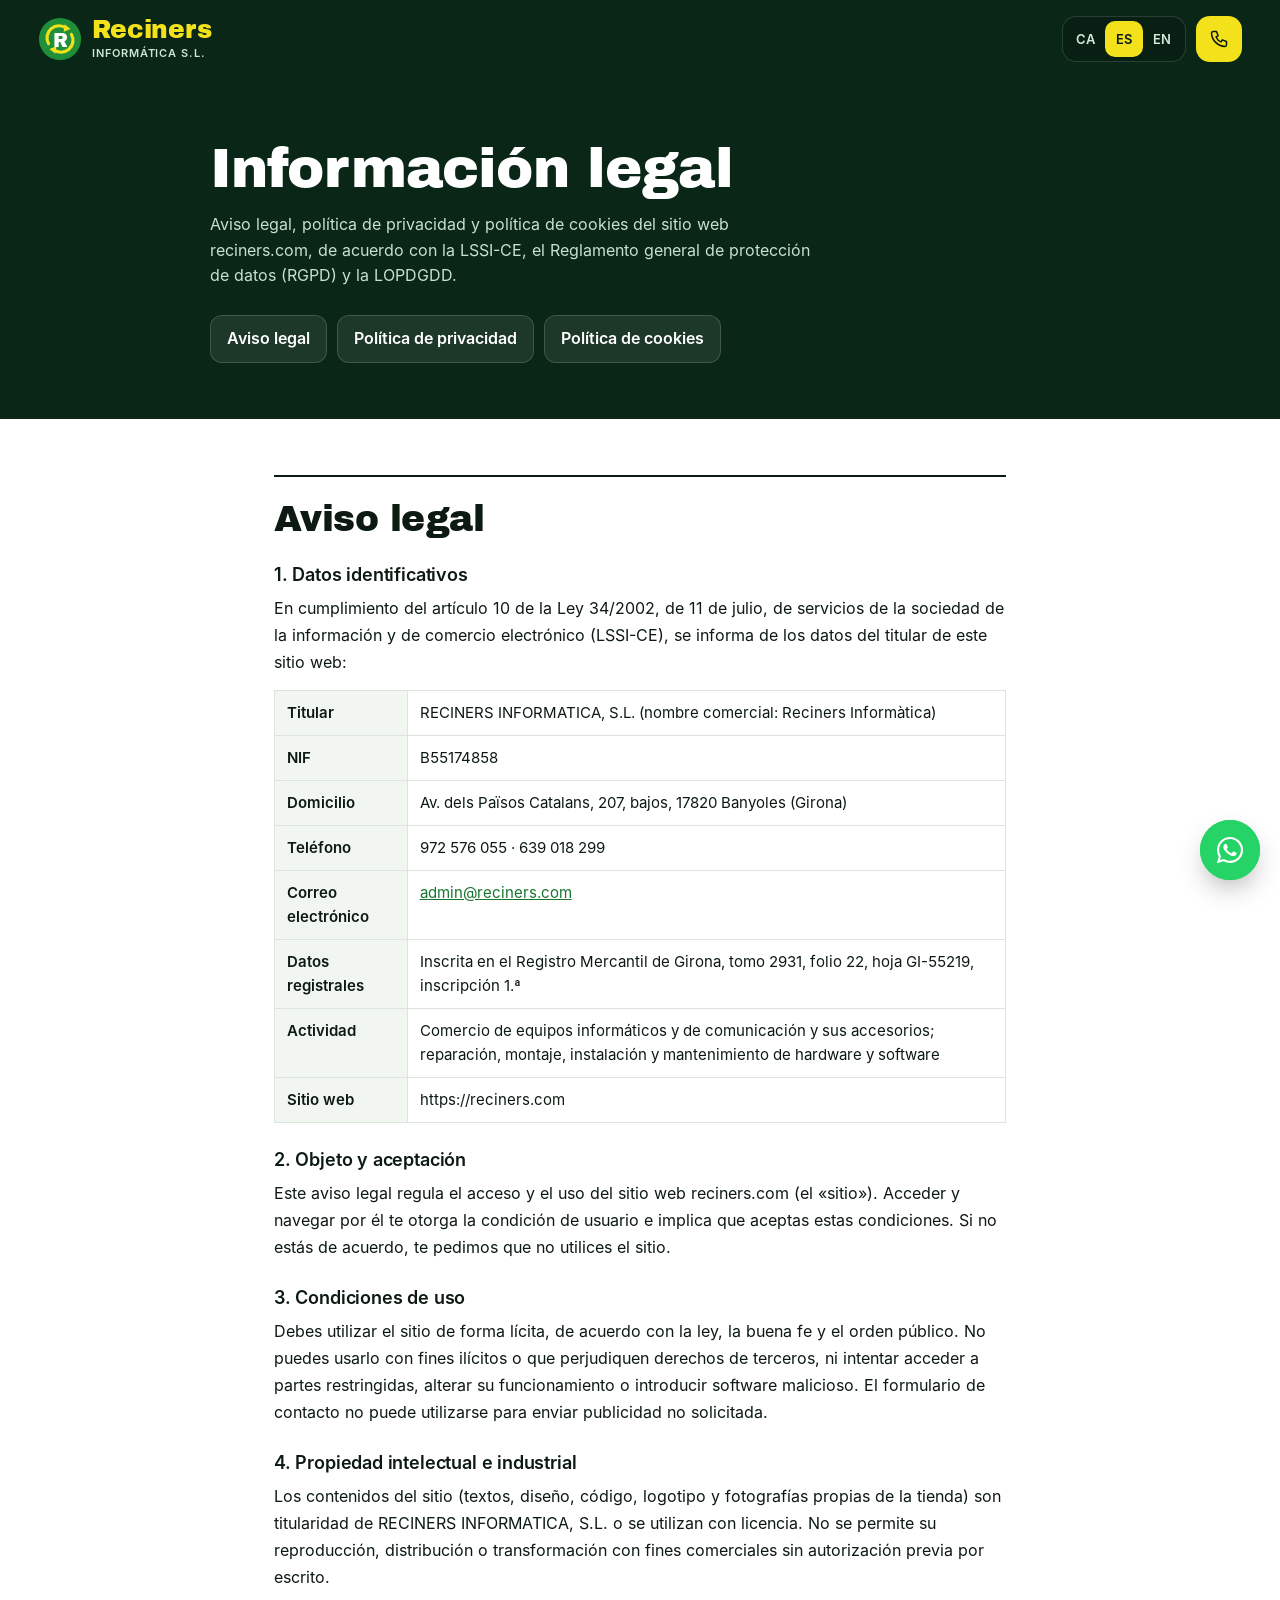
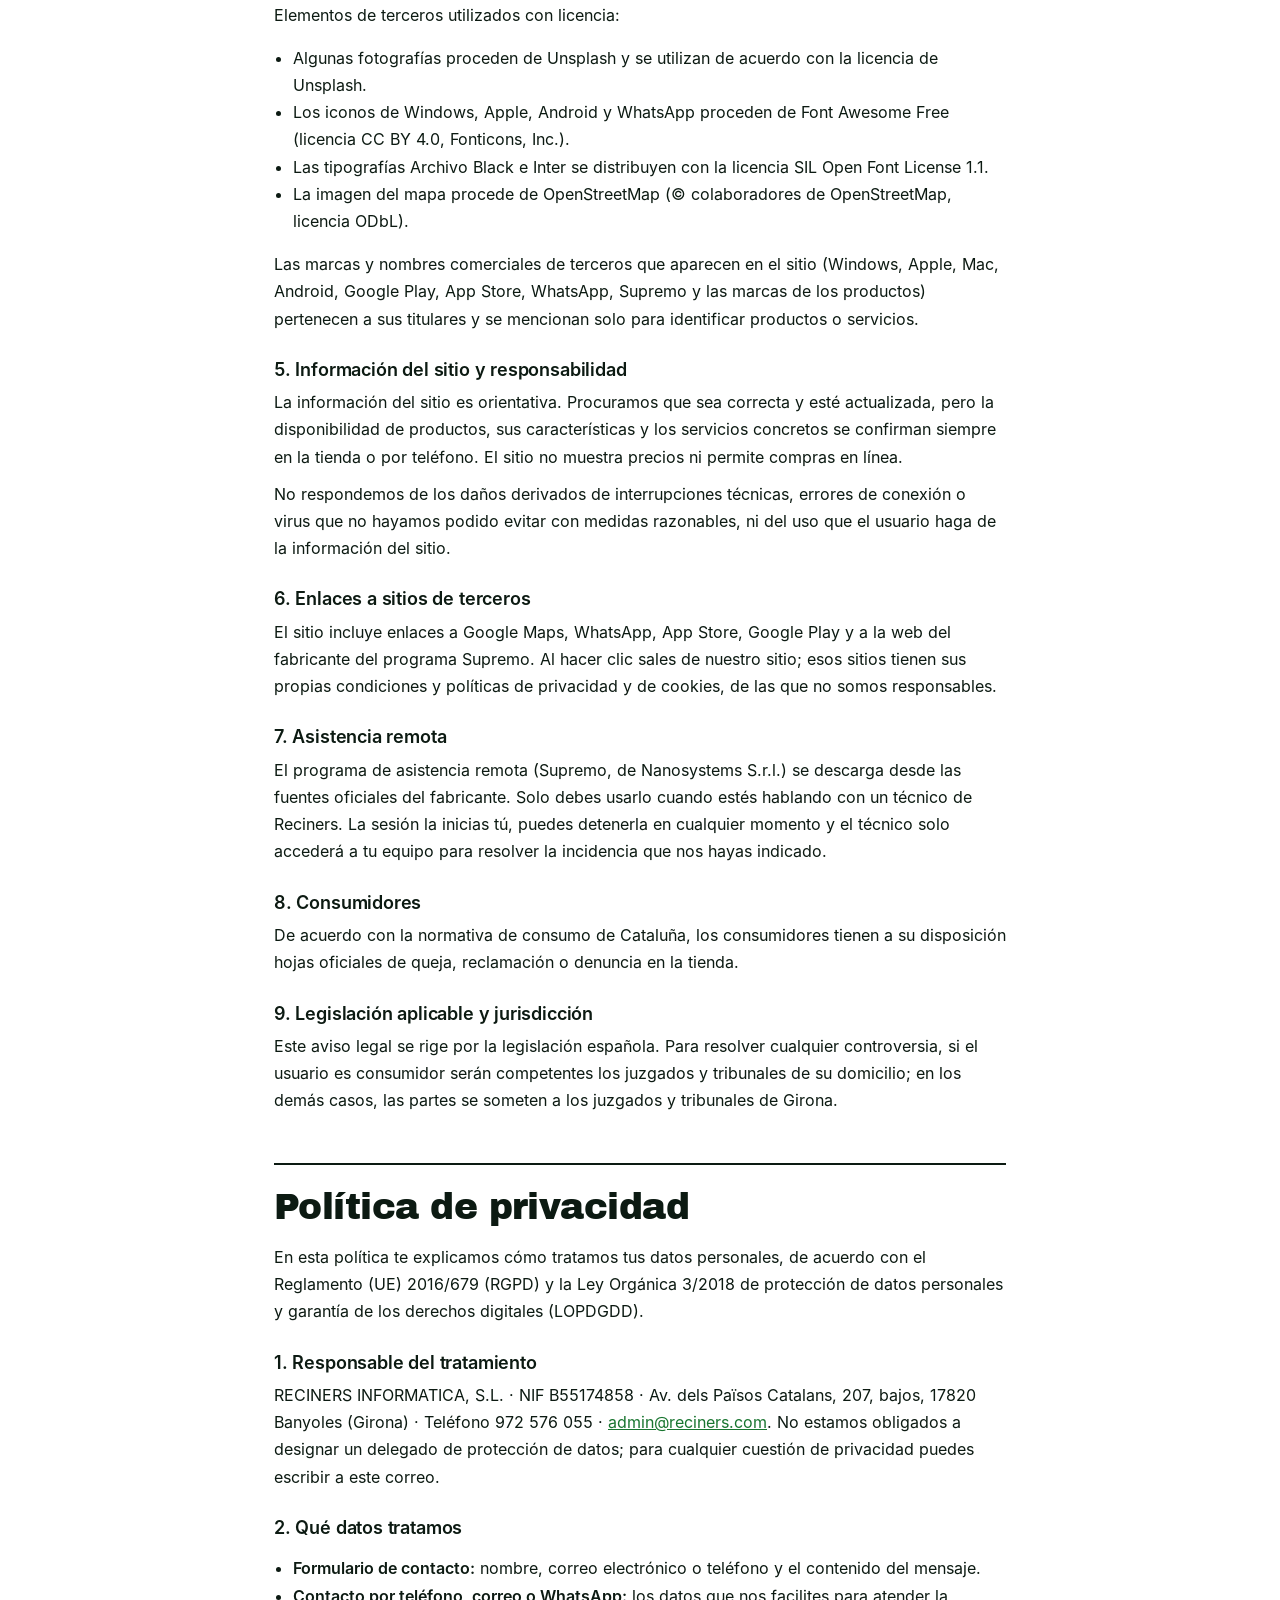
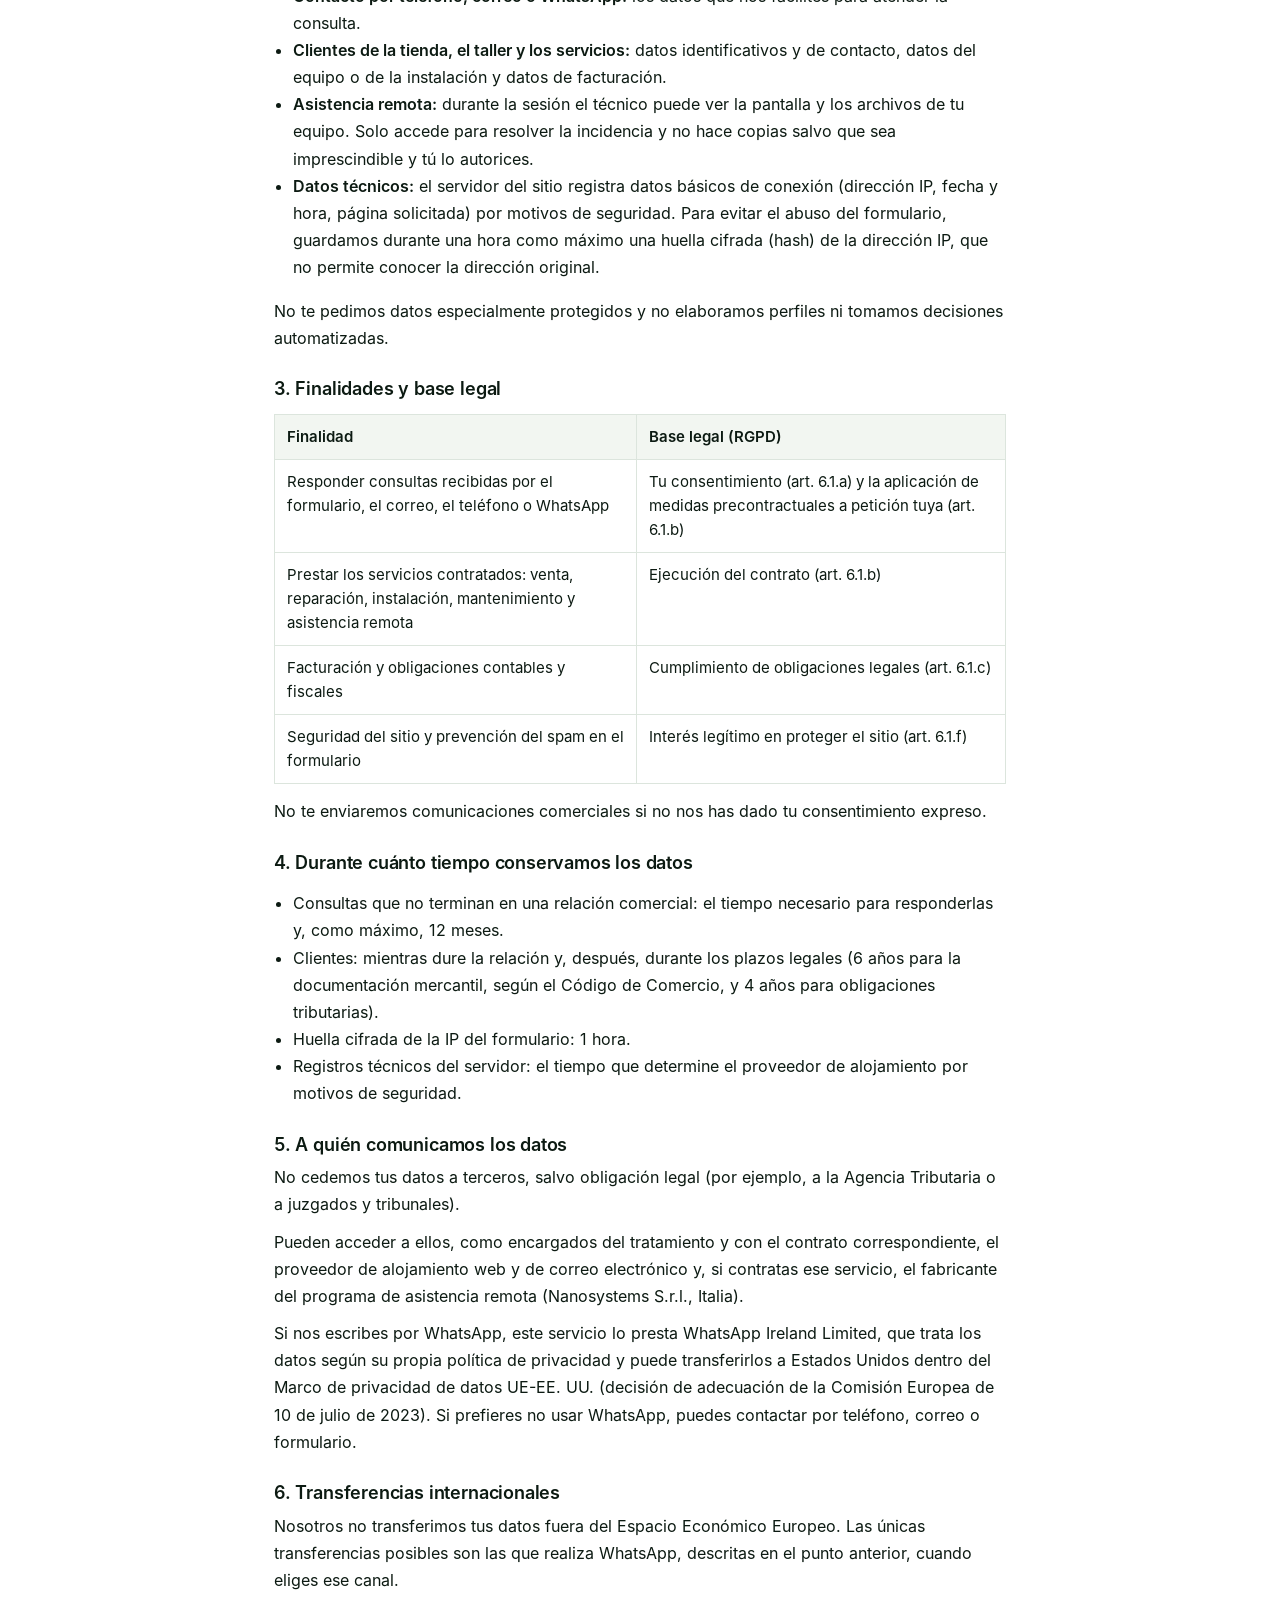
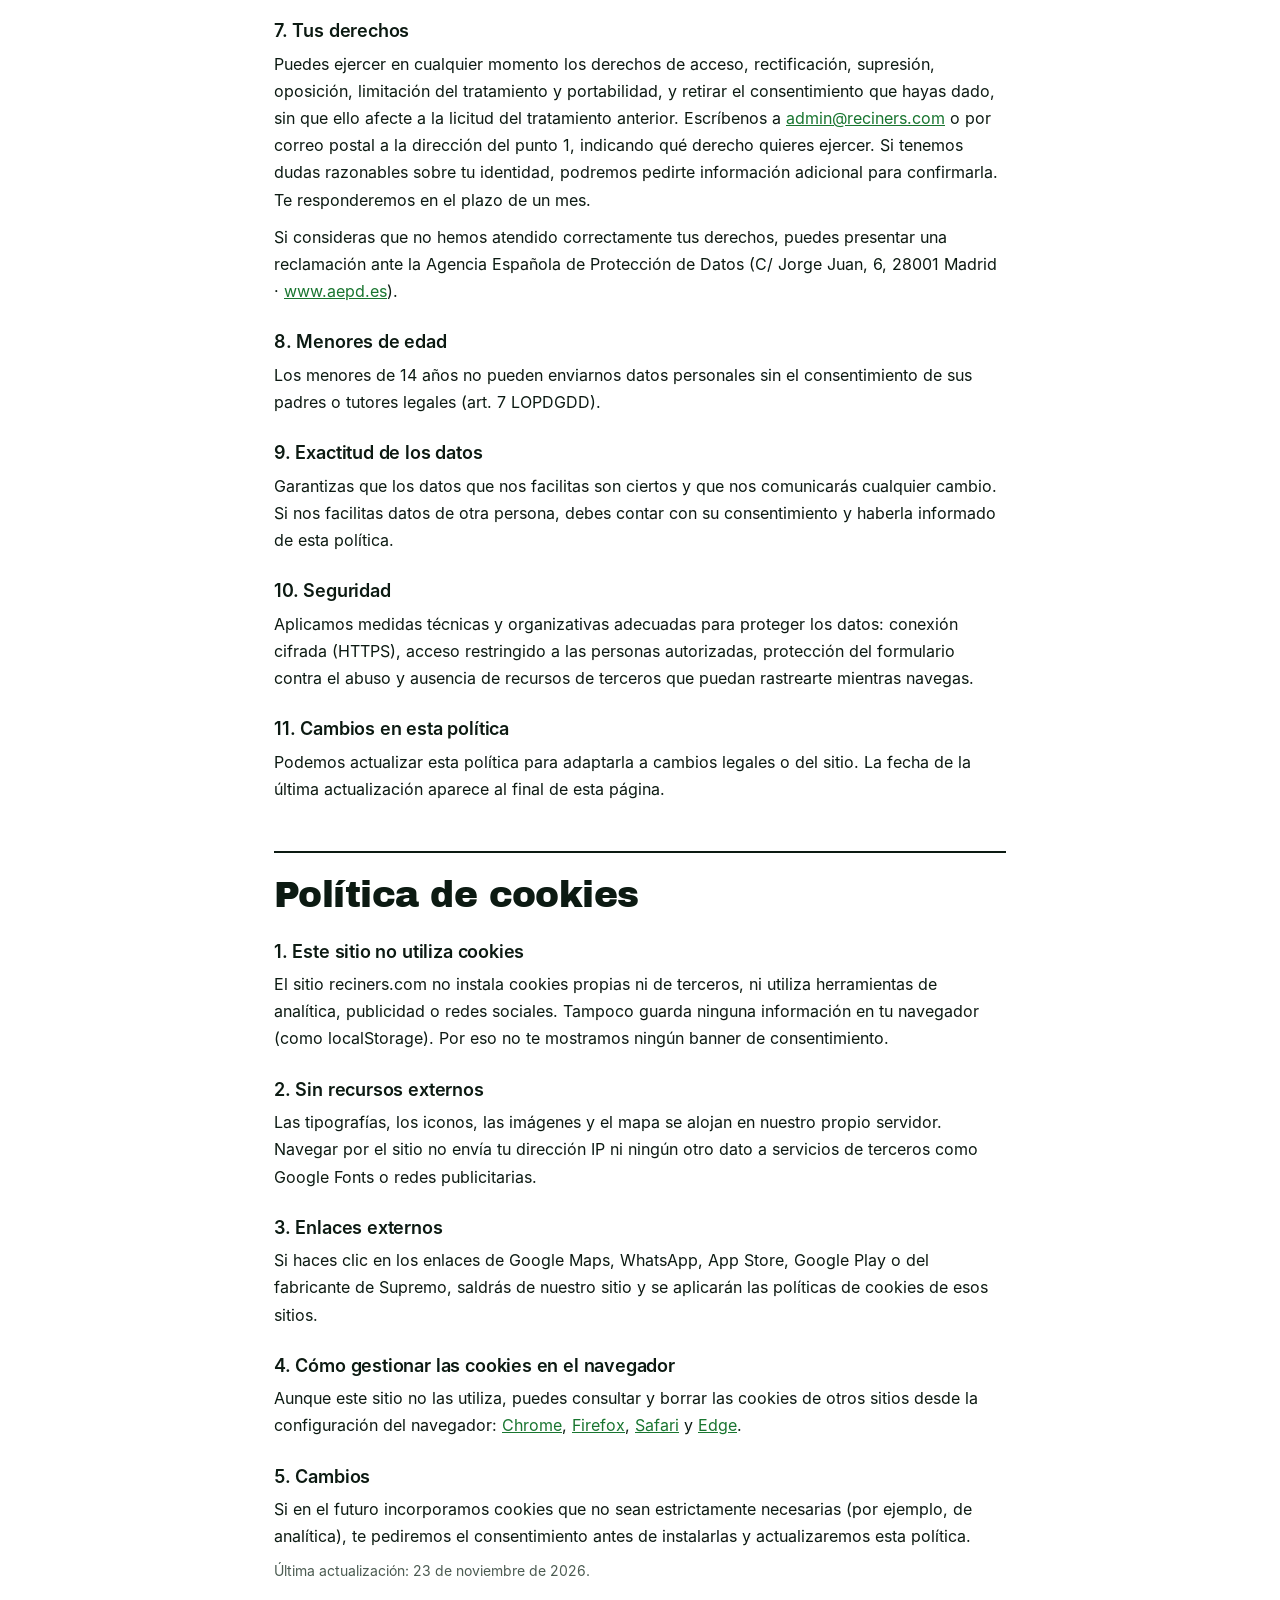
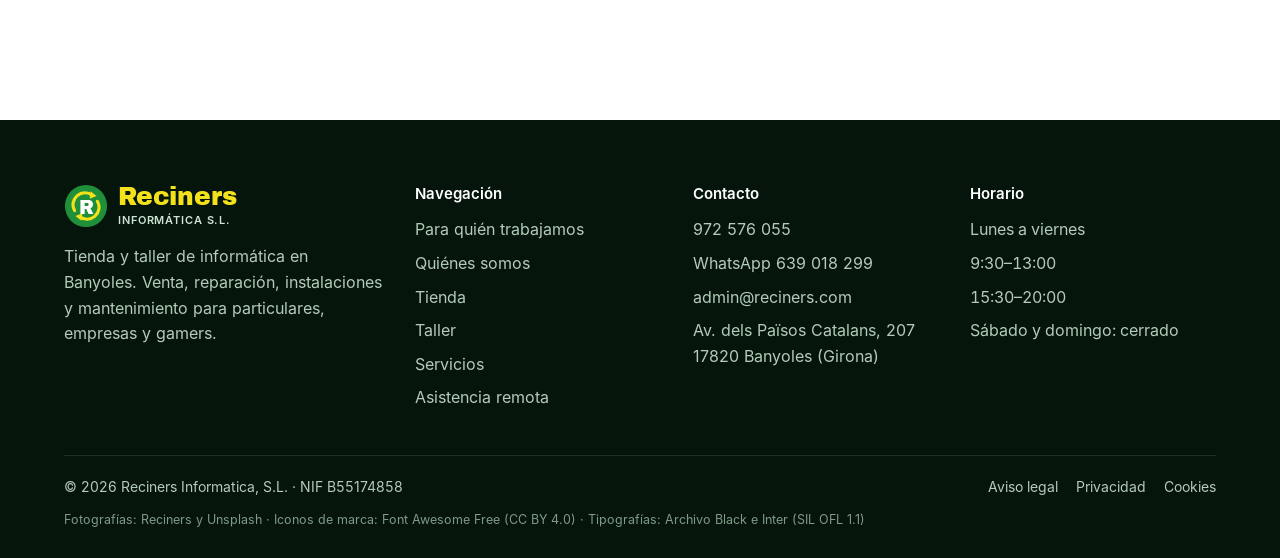
<file: es/legal.html>
<!DOCTYPE html>
<html lang="es"><head>
<meta charset="utf-8">
<meta name="viewport" content="width=device-width, initial-scale=1">
<title>Información legal · Reciners Informática</title>
<meta name="description" content="Aviso legal, política de privacidad y política de cookies de Reciners Informatica, S.L.">
<link rel="canonical" href="https://reciners.com/es/legal.html">
<link rel="alternate" hreflang="ca" href="https://reciners.com/legal.html">
<link rel="alternate" hreflang="es" href="https://reciners.com/es/legal.html">
<link rel="alternate" hreflang="en" href="https://reciners.com/en/legal.html">
<link rel="alternate" hreflang="x-default" href="https://reciners.com/legal.html">
<meta name="theme-color" content="#0a2617">
<link rel="icon" href="../img/favicon.svg" type="image/svg+xml">
<link rel="preload" href="../fonts/archivo-black.woff" as="font" type="font/woff" crossorigin="">
<link rel="stylesheet" href="../assets/estil.css">
</head>
<body data-page="legal">
<a class="skip" href="#main" data-es="Saltar al contenido" data-en="Skip to content" data-ca="Salta al contingut">Saltar al contenido</a>

<svg width="0" height="0" style="position:absolute" aria-hidden="true" focusable="false">
<symbol id="logo" viewBox="0 0 48 48"><circle cx="24" cy="24" r="23" fill="#1f8f3a"></circle><path d="M11.5 29A13 13 0 0 1 31 12.5" fill="none" stroke="#f3e21b" stroke-width="3.4" stroke-linecap="round"></path><path d="M36.5 19A13 13 0 0 1 17 35.5" fill="none" stroke="#f3e21b" stroke-width="3.4" stroke-linecap="round"></path><path d="m29 8 6.5 5-7.5 3z" fill="#f3e21b"></path><path d="m19 40-6.5-5 7.5-3z" fill="#f3e21b"></path><text x="24" y="32.5" text-anchor="middle" font-family="'Archivo Black','Arial Black',sans-serif" font-size="21" fill="#fff">R</text></symbol>
<symbol id="i-pc" viewBox="0 0 24 24"><rect x="7" y="2" width="10" height="20" rx="2"></rect><path d="M10 6h4M10 9h4"></path><circle cx="12" cy="17" r="1.5"></circle></symbol>
<symbol id="i-phone" viewBox="0 0 24 24"><rect x="6" y="2" width="12" height="20" rx="3"></rect><path d="M11 18h2"></path></symbol>
<symbol id="i-laptop" viewBox="0 0 24 24"><rect x="4" y="4" width="16" height="11" rx="1.5"></rect><path d="M2 19h20l-2-4H4z"></path></symbol>
<symbol id="i-print" viewBox="0 0 24 24"><path d="M6 9V3h12v6"></path><rect x="3" y="9" width="18" height="8" rx="2"></rect><path d="M7 14h10v7H7z"></path></symbol>
<symbol id="i-console" viewBox="0 0 24 24"><rect x="2" y="7" width="20" height="11" rx="5"></rect><path d="M7 10.5v4M5 12.5h4"></path><circle cx="15.5" cy="11.5" r="1"></circle><circle cx="18" cy="14" r="1"></circle></symbol>
<symbol id="i-home" viewBox="0 0 24 24"><path d="M3 11 12 3l9 8M5 9.5V21h14V9.5"></path><path d="M10 21v-6h4v6"></path></symbol>
<symbol id="i-rack" viewBox="0 0 24 24"><rect x="4" y="2" width="16" height="20" rx="1.5"></rect><path d="M4 8h16M4 14h16M11 5h6M11 11h6M11 17h6"></path></symbol>
<symbol id="i-fiber" viewBox="0 0 24 24"><path d="M2 18c5 0 6-12 12-12h8M2 12c4 0 5-3 9-3h11M2 6c3 0 4 9 9 9h11"></path></symbol>
<symbol id="i-net" viewBox="0 0 24 24"><rect x="9" y="2" width="6" height="5" rx="1"></rect><rect x="2" y="17" width="6" height="5" rx="1"></rect><rect x="16" y="17" width="6" height="5" rx="1"></rect><path d="M12 7v5M5 17v-5h14v5"></path></symbol>
<symbol id="i-wifi" viewBox="0 0 24 24"><path d="M2 9a15 15 0 0 1 20 0M5 12.5a10 10 0 0 1 14 0M8.5 16a5 5 0 0 1 7 0"></path><circle cx="12" cy="19.5" r="1.2"></circle></symbol>
<symbol id="i-dish" viewBox="0 0 24 24"><path d="M4 9a11 11 0 0 0 11 11z"></path><path d="M9.5 14.5 15 9M16 4a5 5 0 0 1 4 4M16 1a8 8 0 0 1 7 7"></path><circle cx="15" cy="9" r="1.2"></circle></symbol>
<symbol id="i-ant" viewBox="0 0 24 24"><path d="M12 8v14M8 22h8M4 3l8 5 8-5M6 6l6 3.5L18 6"></path></symbol>
<symbol id="i-wrench" viewBox="0 0 24 24"><path d="M15 3a5 5 0 0 0-4.6 6.9L3 17.3 6.7 21l7.4-7.4A5 5 0 0 0 21 9l-3 1-3-3 1-3z"></path></symbol>
<symbol id="i-search" viewBox="0 0 24 24"><circle cx="11" cy="11" r="7"></circle><path d="m20 20-4-4"></path></symbol>
<symbol id="i-check" viewBox="0 0 24 24"><path d="m5 12.5 4.5 4.5L19 7.5"></path></symbol>
<symbol id="i-pin" viewBox="0 0 24 24"><path d="M12 22s7-6.5 7-12a7 7 0 0 0-14 0c0 5.5 7 12 7 12z"></path><circle cx="12" cy="10" r="2.5"></circle></symbol>
<symbol id="i-call" viewBox="0 0 24 24"><path d="M5 3h4l2 5-2.5 1.5a11 11 0 0 0 6 6L16 13l5 2v4a2 2 0 0 1-2 2A17 17 0 0 1 3 5a2 2 0 0 1 2-2z"></path></symbol>
<symbol id="i-mail" viewBox="0 0 24 24"><rect x="3" y="5" width="18" height="14" rx="2"></rect><path d="m3 7 9 6 9-6"></path></symbol>
<symbol id="i-arrow" viewBox="0 0 24 24"><path d="M5 12h14M13 6l6 6-6 6"></path></symbol>
<symbol id="i-down" viewBox="0 0 24 24"><path d="M12 4v12M6 11l6 6 6-6M5 21h14"></path></symbol>
<symbol id="i-nav" viewBox="0 0 24 24"><path d="M3 11 21 3l-8 18-2-8z"></path></symbol>
<!-- Icones de marca: Font Awesome Free 7.3.1 (https://fontawesome.com) - llicència CC BY 4.0 -->
<symbol id="b-windows" viewBox="0 0 448 512"><path d="M0 93.7l183.6-25.3 0 177.4-183.6 0 0-152.1zM0 418.3l183.6 25.3 0-175.2-183.6 0 0 149.9zm203.8 28l244.2 33.7 0-211.6-244.2 0 0 177.9zm0-380.6l0 180.1 244.2 0 0-213.8-244.2 33.7z"></path></symbol>
<symbol id="b-apple" viewBox="0 0 384 512"><path d="M319.1 268.7c-.2-36.7 16.4-64.4 50-84.8-18.8-26.9-47.2-41.7-84.7-44.6-35.5-2.8-74.3 20.7-88.5 20.7-15 0-49.4-19.7-76.4-19.7-55.8 .9-115.1 44.5-115.1 133.2 0 26.2 4.8 53.3 14.4 81.2 12.8 36.7 59 126.7 107.2 125.2 25.2-.6 43-17.9 75.8-17.9 31.8 0 48.3 17.9 76.4 17.9 48.6-.7 90.4-82.5 102.6-119.3-65.2-30.7-61.7-90-61.7-91.9zM262.5 104.5c27.3-32.4 24.8-61.9 24-72.5-24.1 1.4-52 16.4-67.9 34.9-17.5 19.8-27.8 44.3-25.6 71.9 26.1 2 49.9-11.4 69.5-34.3z"></path></symbol>
<symbol id="b-android" viewBox="0 0 640 512"><path d="M131.2 61.9c5.3-.5 10.6 .6 15.3 3s8.6 6.2 11.3 10.8c17 29.5 34.2 58.9 51.2 88.4 3.5-1.4 7-2.7 10.5-3.9 31.3-10.9 64.2-16.6 97.4-16.9 1 0 2.1 0 3.2 0 38.1 0 76.2 7 111.6 21.1L483 75.7c1.8-3.2 4.3-6 7.2-8.2s6.2-3.9 9.8-4.8c3.1-.8 6.4-1.1 9.6-.8 4.2 .4 8.3 1.7 11.9 3.8 4 2.4 7.3 5.7 9.7 9.7 2 3.4 3.3 7.2 3.8 11.2s.1 8-1.2 11.7c-.6 1.9-1.4 3.7-2.4 5.5l-49.7 85.8c19.5 12.2 37.6 26.5 53.9 42.8 12.3 12.2 23.5 25.4 33.5 39.5 8.2 11.5 15.6 23.6 22.2 36.2 17.5 33.6 28.6 70.5 32.7 108.1l-608 0c4.1-37.7 15.2-74.5 32.7-108.1 14.5-27.9 33.4-53.5 55.7-75.7 16.5-16.4 34.7-30.9 54.5-43.1l-49.5-85.4c-3.7-6.4-4.7-14.1-2.8-21.2 1.9-7.1 6.4-13.1 12.7-16.8 3.6-2.2 7.7-3.5 11.9-3.8zm67.3 215.8c-12.2-8.1-30.1-2.5-40.1 12.5s-8.2 33.8 3.9 41.9 30.1 2.5 40.1-12.5 8.2-33.8-3.9-41.9zm283.6 12.5c-10-15-27.9-20.6-40.1-12.5s-13.9 26.9-3.9 41.9c10 15 27.9 20.6 40.1 12.5s13.9-26.9 3.9-41.9z"></path></symbol>
<symbol id="b-whatsapp" viewBox="0 0 448 512"><path d="M380.9 97.1c-41.9-42-97.7-65.1-157-65.1-122.4 0-222 99.6-222 222 0 39.1 10.2 77.3 29.6 111L0 480 117.7 449.1c32.4 17.7 68.9 27 106.1 27l.1 0c122.3 0 224.1-99.6 224.1-222 0-59.3-25.2-115-67.1-157zm-157 341.6c-33.2 0-65.7-8.9-94-25.7l-6.7-4-69.8 18.3 18.6-68.1-4.4-7c-18.5-29.4-28.2-63.3-28.2-98.2 0-101.7 82.8-184.5 184.6-184.5 49.3 0 95.6 19.2 130.4 54.1s56.2 81.2 56.1 130.5c0 101.8-84.9 184.6-186.6 184.6zM325.1 300.5c-5.5-2.8-32.8-16.2-37.9-18-5.1-1.9-8.8-2.8-12.5 2.8s-14.3 18-17.6 21.8c-3.2 3.7-6.5 4.2-12 1.4-32.6-16.3-54-29.1-75.5-66-5.7-9.8 5.7-9.1 16.3-30.3 1.8-3.7 .9-6.9-.5-9.7s-12.5-30.1-17.1-41.2c-4.5-10.8-9.1-9.3-12.5-9.5-3.2-.2-6.9-.2-10.6-.2s-9.7 1.4-14.8 6.9c-5.1 5.6-19.4 19-19.4 46.3s19.9 53.7 22.6 57.4c2.8 3.7 39.1 59.7 94.8 83.8 35.2 15.2 49 16.5 66.6 13.9 10.7-1.6 32.8-13.4 37.4-26.4s4.6-24.1 3.2-26.4c-1.3-2.5-5-3.9-10.5-6.6z"></path></symbol>
</svg>

<div id="prog"></div>
<header class="hdr" id="hdr" style="grid-template-columns:1fr auto">
  <a class="brand" href="./" aria-label="Reciners Informàtica">
    <svg aria-hidden="true"><use href="#logo"></use></svg>
    <span class="wm">Reciners<small data-es="INFORMÁTICA S.L." data-en="COMPUTER SHOP" data-ca="INFORMÀTICA S.L.">INFORMÁTICA S.L.</small></span>
  </a>
  <div class="hact">
    <nav class="lang" aria-label="Idioma"><a href="../legal.html" hreflang="ca" lang="ca" title="Català">CA</a><a href="../es/legal.html" hreflang="es" lang="es" title="Castellano" aria-current="true">ES</a><a href="../en/legal.html" hreflang="en" lang="en" title="English">EN</a></nav>
    <a class="btn y mag call" href="tel:+34972576055" aria-label="972 576 055"><svg class="ico"><use href="#i-call"></use></svg><span class="num">972 576 055</span></a>
  </div>
</header>

<section class="lhero">
  <div class="wrap">
    <h1>Información legal</h1>
    <p>Aviso legal, política de privacidad y política de cookies del sitio web reciners.com, de acuerdo con la LSSI-CE, el Reglamento general de protección de datos (RGPD) y la LOPDGDD.</p>
    <nav class="toc" aria-label="Índice"><a href="#avis-legal">Aviso legal</a><a href="#privacitat">Política de privacidad</a><a href="#cookies">Política de cookies</a></nav>
  </div>
</section>
<main id="main" class="doc">

<section id="avis-legal">
<h2>Aviso legal</h2>
<h3>1. Datos identificativos</h3>
<p>En cumplimiento del artículo 10 de la Ley 34/2002, de 11 de julio, de servicios de la sociedad de la información y de comercio electrónico (LSSI-CE), se informa de los datos del titular de este sitio web:</p>
<div class="tbl"><table>
<tbody><tr><th>Titular</th><td>RECINERS INFORMATICA, S.L. (nombre comercial: Reciners Informàtica)</td></tr>
<tr><th>NIF</th><td>B55174858</td></tr>
<tr><th>Domicilio</th><td>Av. dels Països Catalans, 207, bajos, 17820 Banyoles (Girona)</td></tr>
<tr><th>Teléfono</th><td>972 576 055 · 639 018 299</td></tr>
<tr><th>Correo electrónico</th><td><a href="mailto:admin@reciners.com">admin@reciners.com</a></td></tr>
<tr><th>Datos registrales</th><td>Inscrita en el Registro Mercantil de Girona, tomo 2931, folio 22, hoja GI-55219, inscripción 1.ª</td></tr>
<tr><th>Actividad</th><td>Comercio de equipos informáticos y de comunicación y sus accesorios; reparación, montaje, instalación y mantenimiento de hardware y software</td></tr>
<tr><th>Sitio web</th><td>https://reciners.com</td></tr>
</tbody></table></div>

<h3>2. Objeto y aceptación</h3>
<p>Este aviso legal regula el acceso y el uso del sitio web reciners.com (el «sitio»). Acceder y navegar por él te otorga la condición de usuario e implica que aceptas estas condiciones. Si no estás de acuerdo, te pedimos que no utilices el sitio.</p>

<h3>3. Condiciones de uso</h3>
<p>Debes utilizar el sitio de forma lícita, de acuerdo con la ley, la buena fe y el orden público. No puedes usarlo con fines ilícitos o que perjudiquen derechos de terceros, ni intentar acceder a partes restringidas, alterar su funcionamiento o introducir software malicioso. El formulario de contacto no puede utilizarse para enviar publicidad no solicitada.</p>

<h3>4. Propiedad intelectual e industrial</h3>
<p>Los contenidos del sitio (textos, diseño, código, logotipo y fotografías propias de la tienda) son titularidad de RECINERS INFORMATICA, S.L. o se utilizan con licencia. No se permite su reproducción, distribución o transformación con fines comerciales sin autorización previa por escrito.</p>
<p>Elementos de terceros utilizados con licencia:</p>
<ul>
<li>Algunas fotografías proceden de Unsplash y se utilizan de acuerdo con la licencia de Unsplash.</li>
<li>Los iconos de Windows, Apple, Android y WhatsApp proceden de Font Awesome Free (licencia CC BY 4.0, Fonticons, Inc.).</li>
<li>Las tipografías Archivo Black e Inter se distribuyen con la licencia SIL Open Font License 1.1.</li>
<li>La imagen del mapa procede de OpenStreetMap (© colaboradores de OpenStreetMap, licencia ODbL).</li>
</ul>
<p>Las marcas y nombres comerciales de terceros que aparecen en el sitio (Windows, Apple, Mac, Android, Google Play, App Store, WhatsApp, Supremo y las marcas de los productos) pertenecen a sus titulares y se mencionan solo para identificar productos o servicios.</p>

<h3>5. Información del sitio y responsabilidad</h3>
<p>La información del sitio es orientativa. Procuramos que sea correcta y esté actualizada, pero la disponibilidad de productos, sus características y los servicios concretos se confirman siempre en la tienda o por teléfono. El sitio no muestra precios ni permite compras en línea.</p>
<p>No respondemos de los daños derivados de interrupciones técnicas, errores de conexión o virus que no hayamos podido evitar con medidas razonables, ni del uso que el usuario haga de la información del sitio.</p>

<h3>6. Enlaces a sitios de terceros</h3>
<p>El sitio incluye enlaces a Google Maps, WhatsApp, App Store, Google Play y a la web del fabricante del programa Supremo. Al hacer clic sales de nuestro sitio; esos sitios tienen sus propias condiciones y políticas de privacidad y de cookies, de las que no somos responsables.</p>

<h3>7. Asistencia remota</h3>
<p>El programa de asistencia remota (Supremo, de Nanosystems S.r.l.) se descarga desde las fuentes oficiales del fabricante. Solo debes usarlo cuando estés hablando con un técnico de Reciners. La sesión la inicias tú, puedes detenerla en cualquier momento y el técnico solo accederá a tu equipo para resolver la incidencia que nos hayas indicado.</p>

<h3>8. Consumidores</h3>
<p>De acuerdo con la normativa de consumo de Cataluña, los consumidores tienen a su disposición hojas oficiales de queja, reclamación o denuncia en la tienda.</p>

<h3>9. Legislación aplicable y jurisdicción</h3>
<p>Este aviso legal se rige por la legislación española. Para resolver cualquier controversia, si el usuario es consumidor serán competentes los juzgados y tribunales de su domicilio; en los demás casos, las partes se someten a los juzgados y tribunales de Girona.</p>
</section>

<section id="privacitat">
<h2>Política de privacidad</h2>
<p>En esta política te explicamos cómo tratamos tus datos personales, de acuerdo con el Reglamento (UE) 2016/679 (RGPD) y la Ley Orgánica 3/2018 de protección de datos personales y garantía de los derechos digitales (LOPDGDD).</p>

<h3>1. Responsable del tratamiento</h3>
<p>RECINERS INFORMATICA, S.L. · NIF B55174858 · Av. dels Països Catalans, 207, bajos, 17820 Banyoles (Girona) · Teléfono 972 576 055 · <a href="mailto:admin@reciners.com">admin@reciners.com</a>. No estamos obligados a designar un delegado de protección de datos; para cualquier cuestión de privacidad puedes escribir a este correo.</p>

<h3>2. Qué datos tratamos</h3>
<ul>
<li><b>Formulario de contacto:</b> nombre, correo electrónico o teléfono y el contenido del mensaje.</li>
<li><b>Contacto por teléfono, correo o WhatsApp:</b> los datos que nos facilites para atender la consulta.</li>
<li><b>Clientes de la tienda, el taller y los servicios:</b> datos identificativos y de contacto, datos del equipo o de la instalación y datos de facturación.</li>
<li><b>Asistencia remota:</b> durante la sesión el técnico puede ver la pantalla y los archivos de tu equipo. Solo accede para resolver la incidencia y no hace copias salvo que sea imprescindible y tú lo autorices.</li>
<li><b>Datos técnicos:</b> el servidor del sitio registra datos básicos de conexión (dirección IP, fecha y hora, página solicitada) por motivos de seguridad. Para evitar el abuso del formulario, guardamos durante una hora como máximo una huella cifrada (hash) de la dirección IP, que no permite conocer la dirección original.</li>
</ul>
<p>No te pedimos datos especialmente protegidos y no elaboramos perfiles ni tomamos decisiones automatizadas.</p>

<h3>3. Finalidades y base legal</h3>
<div class="tbl"><table>
<tbody><tr><th>Finalidad</th><th>Base legal (RGPD)</th></tr>
<tr><td>Responder consultas recibidas por el formulario, el correo, el teléfono o WhatsApp</td><td>Tu consentimiento (art. 6.1.a) y la aplicación de medidas precontractuales a petición tuya (art. 6.1.b)</td></tr>
<tr><td>Prestar los servicios contratados: venta, reparación, instalación, mantenimiento y asistencia remota</td><td>Ejecución del contrato (art. 6.1.b)</td></tr>
<tr><td>Facturación y obligaciones contables y fiscales</td><td>Cumplimiento de obligaciones legales (art. 6.1.c)</td></tr>
<tr><td>Seguridad del sitio y prevención del spam en el formulario</td><td>Interés legítimo en proteger el sitio (art. 6.1.f)</td></tr>
</tbody></table></div>
<p>No te enviaremos comunicaciones comerciales si no nos has dado tu consentimiento expreso.</p>

<h3>4. Durante cuánto tiempo conservamos los datos</h3>
<ul>
<li>Consultas que no terminan en una relación comercial: el tiempo necesario para responderlas y, como máximo, 12 meses.</li>
<li>Clientes: mientras dure la relación y, después, durante los plazos legales (6 años para la documentación mercantil, según el Código de Comercio, y 4 años para obligaciones tributarias).</li>
<li>Huella cifrada de la IP del formulario: 1 hora.</li>
<li>Registros técnicos del servidor: el tiempo que determine el proveedor de alojamiento por motivos de seguridad.</li>
</ul>

<h3>5. A quién comunicamos los datos</h3>
<p>No cedemos tus datos a terceros, salvo obligación legal (por ejemplo, a la Agencia Tributaria o a juzgados y tribunales).</p>
<p>Pueden acceder a ellos, como encargados del tratamiento y con el contrato correspondiente, el proveedor de alojamiento web y de correo electrónico y, si contratas ese servicio, el fabricante del programa de asistencia remota (Nanosystems S.r.l., Italia).</p>
<p>Si nos escribes por WhatsApp, este servicio lo presta WhatsApp Ireland Limited, que trata los datos según su propia política de privacidad y puede transferirlos a Estados Unidos dentro del Marco de privacidad de datos UE-EE. UU. (decisión de adecuación de la Comisión Europea de 10 de julio de 2023). Si prefieres no usar WhatsApp, puedes contactar por teléfono, correo o formulario.</p>

<h3>6. Transferencias internacionales</h3>
<p>Nosotros no transferimos tus datos fuera del Espacio Económico Europeo. Las únicas transferencias posibles son las que realiza WhatsApp, descritas en el punto anterior, cuando eliges ese canal.</p>

<h3>7. Tus derechos</h3>
<p>Puedes ejercer en cualquier momento los derechos de acceso, rectificación, supresión, oposición, limitación del tratamiento y portabilidad, y retirar el consentimiento que hayas dado, sin que ello afecte a la licitud del tratamiento anterior. Escríbenos a <a href="mailto:admin@reciners.com">admin@reciners.com</a> o por correo postal a la dirección del punto 1, indicando qué derecho quieres ejercer. Si tenemos dudas razonables sobre tu identidad, podremos pedirte información adicional para confirmarla. Te responderemos en el plazo de un mes.</p>
<p>Si consideras que no hemos atendido correctamente tus derechos, puedes presentar una reclamación ante la Agencia Española de Protección de Datos (C/ Jorge Juan, 6, 28001 Madrid · <a href="https://www.aepd.es" rel="noopener">www.aepd.es</a>).</p>

<h3>8. Menores de edad</h3>
<p>Los menores de 14 años no pueden enviarnos datos personales sin el consentimiento de sus padres o tutores legales (art. 7 LOPDGDD).</p>

<h3>9. Exactitud de los datos</h3>
<p>Garantizas que los datos que nos facilitas son ciertos y que nos comunicarás cualquier cambio. Si nos facilitas datos de otra persona, debes contar con su consentimiento y haberla informado de esta política.</p>

<h3>10. Seguridad</h3>
<p>Aplicamos medidas técnicas y organizativas adecuadas para proteger los datos: conexión cifrada (HTTPS), acceso restringido a las personas autorizadas, protección del formulario contra el abuso y ausencia de recursos de terceros que puedan rastrearte mientras navegas.</p>

<h3>11. Cambios en esta política</h3>
<p>Podemos actualizar esta política para adaptarla a cambios legales o del sitio. La fecha de la última actualización aparece al final de esta página.</p>
</section>

<section id="cookies">
<h2>Política de cookies</h2>
<h3>1. Este sitio no utiliza cookies</h3>
<p>El sitio reciners.com no instala cookies propias ni de terceros, ni utiliza herramientas de analítica, publicidad o redes sociales. Tampoco guarda ninguna información en tu navegador (como localStorage). Por eso no te mostramos ningún banner de consentimiento.</p>
<h3>2. Sin recursos externos</h3>
<p>Las tipografías, los iconos, las imágenes y el mapa se alojan en nuestro propio servidor. Navegar por el sitio no envía tu dirección IP ni ningún otro dato a servicios de terceros como Google Fonts o redes publicitarias.</p>
<h3>3. Enlaces externos</h3>
<p>Si haces clic en los enlaces de Google Maps, WhatsApp, App Store, Google Play o del fabricante de Supremo, saldrás de nuestro sitio y se aplicarán las políticas de cookies de esos sitios.</p>
<h3>4. Cómo gestionar las cookies en el navegador</h3>
<p>Aunque este sitio no las utiliza, puedes consultar y borrar las cookies de otros sitios desde la configuración del navegador: <a href="https://support.google.com/chrome/answer/95647?hl=es" rel="noopener">Chrome</a>, <a href="https://support.mozilla.org/es/kb/Borrar%20cookies" rel="noopener">Firefox</a>, <a href="https://support.apple.com/es-es/guide/safari/sfri11471/mac" rel="noopener">Safari</a> y <a href="https://support.microsoft.com/es-es/microsoft-edge" rel="noopener">Edge</a>.</p>
<h3>5. Cambios</h3>
<p>Si en el futuro incorporamos cookies que no sean estrictamente necesarias (por ejemplo, de analítica), te pediremos el consentimiento antes de instalarlas y actualizaremos esta política.</p>
<p class="upd">Última actualización: 23 de noviembre de 2026.</p>
</section>
</main>


<footer>
  <div class="wrap">
    <div class="fg">
      <div>
        <a class="brand" href="./#inici" style="margin-bottom:16px;display:inline-flex"><svg aria-hidden="true"><use href="#logo"></use></svg><span class="wm">Reciners<small data-es="INFORMÁTICA S.L." data-en="COMPUTER SHOP" data-ca="INFORMÀTICA S.L.">INFORMÁTICA S.L.</small></span></a>
        <p style="max-width:38ch" data-es="Tienda y taller de informática en Banyoles. Venta, reparación, instalaciones y mantenimiento para particulares, empresas y gamers." data-en="Computer shop and repair workshop in Banyoles. Sales, repairs, installations and maintenance for homes, businesses and gamers." data-ca="Botiga i taller d'informàtica a Banyoles. Venda, reparació, instal·lacions i manteniment per a particulars, empreses i gamers.">Tienda y taller de informática en Banyoles. Venta, reparación, instalaciones y mantenimiento para particulares, empresas y gamers.</p>
      </div>
      <div><h4 data-es="Navegación" data-en="Navigation" data-ca="Navegació">Navegación</h4><ul>
        <li><a href="./#per-a-qui" data-es="Para quién trabajamos" data-en="Who we serve" data-ca="Per a qui treballem">Para quién trabajamos</a></li>
        <li><a href="./#qui-som" data-es="Quiénes somos" data-en="About us" data-ca="Qui som">Quiénes somos</a></li>
        <li><a href="./#botiga" data-es="Tienda" data-en="Shop" data-ca="Botiga">Tienda</a></li>
        <li><a href="./#taller" data-en="Workshop" data-ca="Taller">Taller</a></li>
        <li><a href="./#serveis" data-es="Servicios" data-en="Services" data-ca="Serveis">Servicios</a></li>
        <li><a href="./#remota" data-es="Asistencia remota" data-en="Remote support" data-ca="Assistència remota">Asistencia remota</a></li></ul></div>
      <div><h4 data-es="Contacto" data-en="Contact" data-ca="Contacte">Contacto</h4><ul>
        <li><a href="tel:+34972576055">972 576 055</a></li>
        <li><a href="https://wa.me/34639018299?text=%C2%A1Hola%21%20Os%20escribo%20desde%20la%20web%20de%20Reciners.%20Quer%C3%ADa%20hacer%20una%20consulta%3A" target="_blank" rel="noopener">WhatsApp 639 018 299</a></li>
        <li><a href="mailto:admin@reciners.com">admin@reciners.com</a></li>
        <li>Av. dels Països Catalans, 207<br>17820 Banyoles (Girona)</li></ul></div>
      <div><h4 data-es="Horario" data-en="Opening hours" data-ca="Horari">Horario</h4><ul class="fh">
        <li data-es="Lunes a viernes" data-en="Monday to Friday" data-ca="Dilluns a divendres">Lunes a viernes</li>
        <li>9:30–13:00</li>
        <li>15:30–20:00</li>
        <li data-es="Sábado y domingo: cerrado" data-en="Saturday and Sunday: closed" data-ca="Dissabte i diumenge: tancat">Sábado y domingo: cerrado</li></ul></div>
    </div>
    <div class="legal">
      <span>© <span id="yr">2026</span> Reciners Informatica, S.L. · NIF B55174858</span>
      <nav aria-label="Legal"><a href="legal.html#avis-legal" data-es="Aviso legal" data-en="Legal notice" data-ca="Avís legal">Aviso legal</a><a href="legal.html#privacitat" data-es="Privacidad" data-en="Privacy" data-ca="Privacitat">Privacidad</a><a href="legal.html#cookies">Cookies</a></nav>
    </div>
    <p class="credits" data-es="Fotografías: Reciners y Unsplash · Iconos de marca: Font Awesome Free (CC BY 4.0) · Tipografías: Archivo Black e Inter (SIL OFL 1.1)" data-en="Photos: Reciners and Unsplash · Brand icons: Font Awesome Free (CC BY 4.0) · Typefaces: Archivo Black and Inter (SIL OFL 1.1)" data-ca="Fotografies: Reciners i Unsplash · Icones de marca: Font Awesome Free (CC BY 4.0) · Tipografies: Archivo Black i Inter (SIL OFL 1.1)">Fotografías: Reciners y Unsplash · Iconos de marca: Font Awesome Free (CC BY 4.0) · Tipografías: Archivo Black e Inter (SIL OFL 1.1)</p>
  </div>
</footer>


<a class="wa-fab" href="https://wa.me/34639018299?text=%C2%A1Hola%21%20Os%20escribo%20desde%20la%20web%20de%20Reciners.%20Quer%C3%ADa%20hacer%20una%20consulta%3A" target="_blank" rel="noopener" aria-label="WhatsApp"><svg class="brandico" aria-hidden="true"><use href="#b-whatsapp"></use></svg><span data-es="Escríbenos por WhatsApp" data-en="Message us on WhatsApp" data-ca="Escriu-nos per WhatsApp">Escríbenos por WhatsApp</span></a>
<script src="../assets/main.js" defer=""></script>


</body></html>
</file>
<file: assets/estil.css>
/* Reciners Informàtica — full d'estils
   VOICE  botiga i taller de confiança: precís, proper, seriós
   IDEA   la fitxa tècnica d'un component sobre la botiga real; el cursor del menú és un xip
   PICTURE la façana real tallada en diagonal amb un cantell groc
   COLOUR verd PCB #0a2617, verd marca #1f8f3a, groc del logo #f3e21b sobre blanc
   TYPE   Archivo Black (títols) + Inter (text), allotjades al mateix servidor
   LAYOUT ordinador: text a l'esquerra, foto a la dreta; mòbil: foto, títol, botons */

@font-face{font-family:"Archivo Black";src:url("../fonts/archivo-black.woff") format("woff");font-weight:400;font-style:normal;font-display:swap}
@font-face{font-family:"Inter";src:url("../fonts/inter-regular.woff") format("woff");font-weight:400;font-style:normal;font-display:swap}
@font-face{font-family:"Inter";src:url("../fonts/inter-medium.woff") format("woff");font-weight:500;font-style:normal;font-display:swap}
@font-face{font-family:"Inter";src:url("../fonts/inter-semibold.woff") format("woff");font-weight:600 800;font-style:normal;font-display:swap}

:root{color-scheme:light dark;--bg:light-dark(#ffffff,#08130d);--bg2:light-dark(#f2f6f1,#0d1c14);--card:light-dark(#ffffff,#0f2018);--ink:light-dark(#0c1a12,#e6efe8);--mut:light-dark(#4b5b51,#a2b5a8);--line:light-dark(#dce5dd,#1d3327);--g:#1f8f3a;--g2:light-dark(#18752f,#5ccf6c);--pcb:#0a2617;--pcb2:#0f3420;--y:#f3e21b;--wa:#25d366;--ease:cubic-bezier(.2,.7,.2,1);--spring:cubic-bezier(.45,1.45,.4,1);--disp:"Archivo Black","Arial Black",Inter,system-ui,sans-serif;--mono:ui-monospace,"SFMono-Regular",Menlo,Consolas,monospace}
:root[data-theme=light]{color-scheme:light}
:root[data-theme=dark]{color-scheme:dark}
*{box-sizing:border-box;min-width:0}
html{scroll-behavior:smooth;scroll-padding-top:90px}
body{margin:0;background:var(--bg);color:var(--ink);font:16px/1.6 Inter,system-ui,-apple-system,"Segoe UI",Roboto,sans-serif;overflow-x:clip;-webkit-font-smoothing:antialiased}
img{max-width:100%;display:block}
a{color:inherit}
h1,h2{font-family:var(--disp);font-weight:400;line-height:1.04;letter-spacing:-.015em;margin:0;text-wrap:balance}
h2{font-size:clamp(30px,4vw,50px)}
h3{font-family:Inter,sans-serif;font-size:19px;font-weight:700;letter-spacing:-.01em;line-height:1.25;margin:0}
p{margin:0}
.mono{font-family:var(--mono);font-size:13px}
.skip{position:absolute;left:-999px;top:8px;background:var(--y);color:#000;padding:10px 14px;border-radius:8px;z-index:99}
.skip:focus{left:12px}
.wrap{max-width:1240px;margin:0 auto}
.band{padding:clamp(64px,9vw,124px) max(5vw,16px)}
.head{display:grid;grid-template-columns:minmax(0,1.15fr) minmax(0,1fr);gap:18px 56px;align-items:end;margin-bottom:clamp(36px,4.5vw,58px)}
.head p{color:var(--mut);font-size:17.5px;max-width:58ch}
:focus-visible{outline:3px solid var(--y);outline-offset:3px}
.ico{width:24px;height:24px;fill:none;stroke:currentColor;stroke-width:1.8;stroke-linecap:round;stroke-linejoin:round;flex:none}
.brandico{width:26px;height:26px;fill:currentColor;flex:none}
.vh{position:absolute;width:1px;height:1px;overflow:hidden;clip:rect(0 0 0 0);white-space:nowrap}

/* botons */
.btn{--bx:0px;--by:0px;display:inline-flex;align-items:center;justify-content:center;gap:10px;min-height:52px;padding:0 24px;border-radius:14px;font:600 16px Inter,sans-serif;text-decoration:none;border:1.5px solid transparent;cursor:pointer;position:relative;overflow:hidden;isolation:isolate;white-space:nowrap;transform:translate(var(--bx),var(--by));transition:transform .4s var(--ease),box-shadow .3s,background .3s,color .3s,border-color .3s}
.btn::before{content:"";position:absolute;inset:0;background:var(--pcb);transform:translateY(101%);transition:transform .45s var(--ease);z-index:-1}
.btn:hover::before{transform:none}
.btn .ico{width:20px;height:20px;transition:transform .35s var(--ease)}
.btn:hover .ico.go{transform:translateX(4px)}
.btn.y{background:var(--y);color:#0c1a12}
.btn.y:hover{color:var(--y)}
.btn.line{border-color:rgba(255,255,255,.35);color:#fff}
.btn.line::before{background:#fff}
.btn.line:hover{color:#0c1a12}
.btn.g{background:var(--g);color:#fff}
.btn:disabled{opacity:.6;cursor:wait}

/* capçalera i menú xip */
.hdr{position:fixed;inset:0 0 auto;z-index:50;display:grid;grid-template-columns:1fr auto 1fr;align-items:center;gap:16px;padding:16px max(3vw,16px);transition:transform .45s var(--ease),padding .35s,background .35s}
.hdr.up{transform:translateY(-110%)}
.hdr.solid{padding-block:10px;background:linear-gradient(rgba(6,24,14,.86),rgba(6,24,14,.66));backdrop-filter:blur(14px);-webkit-backdrop-filter:blur(14px)}
.brand{justify-self:start;display:flex;align-items:center;gap:10px;text-decoration:none;color:#fff}
.brand svg{width:44px;height:44px;transition:transform .8s var(--ease)}
.brand:hover svg{transform:rotate(-360deg)}
.wm{font:400 25px/0.95 var(--disp);color:var(--y);display:flex;flex-direction:column;letter-spacing:-.01em}
.wm small{font:600 11px Inter,sans-serif;letter-spacing:.08em;color:#cfe5d4;margin-top:4px}
.nav{position:relative;display:flex;gap:2px;padding:6px;border-radius:18px;background:rgba(8,30,18,.62);border:1px solid rgba(255,255,255,.14);backdrop-filter:blur(16px);-webkit-backdrop-filter:blur(16px);box-shadow:0 10px 30px -12px rgba(0,0,0,.5)}
.ind{position:absolute;top:6px;left:0;height:calc(100% - 12px);width:0;border-radius:12px;background:var(--y);opacity:0;transition:transform .6s var(--spring),width .6s var(--spring),opacity .3s}
.ind::before,.ind::after{content:"";position:absolute;left:9px;right:9px;height:6px;background:repeating-linear-gradient(90deg,var(--y) 0 3px,transparent 3px 9px);transform:scaleY(0);transition:transform .35s var(--ease)}
.ind::before{top:-7px;transform-origin:bottom}
.ind::after{bottom:-7px;transform-origin:top}
.nav:hover .ind::before,.nav:hover .ind::after{transform:scaleY(1)}
.ind.zap{animation:zap .6s var(--ease)}
@keyframes zap{0%{box-shadow:0 0 0 0 rgba(243,226,27,.7)}100%{box-shadow:0 0 0 18px rgba(243,226,27,0)}}
.nav a{position:relative;z-index:1;display:flex;align-items:center;min-height:42px;padding:0 14px;border-radius:12px;text-decoration:none;font-weight:500;font-size:15px;color:#e8f3ea;transition:color .3s;overflow:hidden;white-space:nowrap}
.nav a.hot{color:#0c1a12}
.roll{display:inline-grid;overflow:hidden;line-height:1.25}
.roll>span{grid-area:1/1;white-space:nowrap}
.roll i{display:inline-block;font-style:normal;white-space:pre;transition:transform .5s cubic-bezier(.7,0,.2,1) calc(var(--i)*18ms)}
.roll .r2 i{transform:translateY(115%)}
.nav a:hover .r1 i,.nav a:focus-visible .r1 i{transform:translateY(-115%)}
.nav a:hover .r2 i,.nav a:focus-visible .r2 i{transform:none}
.rip{position:absolute;width:12px;height:12px;margin:-6px 0 0 -6px;border-radius:50%;background:var(--pcb);opacity:.35;pointer-events:none;animation:rip .6s ease-out forwards}
@keyframes rip{to{transform:scale(14);opacity:0}}
.hact{justify-self:end;display:flex;align-items:center;gap:10px}
.lang{display:flex;background:rgba(8,30,18,.62);border:1px solid rgba(255,255,255,.14);border-radius:14px;padding:4px;height:46px;backdrop-filter:blur(16px)}
.lang a{display:grid;place-items:center;width:38px;border-radius:10px;font:600 13px Inter,sans-serif;color:#d7ead9;text-decoration:none;transition:background .35s,color .35s}
.lang a:hover{color:#fff;background:rgba(255,255,255,.1)}
.lang a[aria-current]{background:var(--y);color:#0c1a12}
.hact .btn{min-height:46px;padding:0 18px;font-size:15px}
.burger{display:none;width:46px;height:46px;border:1px solid rgba(255,255,255,.14);border-radius:14px;background:rgba(8,30,18,.62);color:#fff;cursor:pointer}
.burger i{display:block;width:20px;height:2px;background:currentColor;margin:4px auto;transition:transform .35s var(--ease),opacity .3s}
.open .burger i:nth-child(1){transform:translateY(6px) rotate(45deg)}
.open .burger i:nth-child(2){opacity:0}
.open .burger i:nth-child(3){transform:translateY(-6px) rotate(-45deg)}
.menu{position:fixed;inset:0;z-index:45;background:var(--pcb);color:#fff;display:flex;flex-direction:column;justify-content:center;gap:4px;padding:100px max(6vw,20px) 40px;clip-path:circle(0 at calc(100% - 40px) 40px);transition:clip-path .7s cubic-bezier(.7,0,.2,1),visibility 0s .7s;visibility:hidden}
.menu.open{clip-path:circle(150% at calc(100% - 40px) 40px);visibility:visible;transition:clip-path .7s cubic-bezier(.7,0,.2,1)}
.menu a{font:400 clamp(28px,7.5vw,46px)/1.2 var(--disp);text-decoration:none;opacity:0;transform:translateY(30px);transition:opacity .5s,transform .5s var(--ease),color .2s}
.menu.open a{opacity:1;transform:none}
.menu a:hover{color:var(--y)}
.menu p{margin-top:28px;color:#b9d3bf}
#prog{position:fixed;top:0;left:0;height:3px;width:100%;background:var(--y);transform:scaleX(0);transform-origin:left;z-index:60}

/* portada */
.hero{position:relative;display:grid;grid-template-columns:minmax(0,.95fr) minmax(0,1.25fr);min-height:min(100svh,900px);background:var(--pcb);color:#fff;overflow:hidden}
.htxt{position:relative;display:flex;flex-direction:column;justify-content:center;padding:126px clamp(20px,4vw,64px) 44px max(5vw,16px);background:linear-gradient(rgba(255,255,255,.035) 1px,transparent 1px) 0 0/100% 40px,linear-gradient(90deg,rgba(255,255,255,.035) 1px,transparent 1px) 0 0/40px 100%,var(--pcb)}
.hero h1{font-size:clamp(36px,4.6vw,64px);max-width:12ch}
.lead{margin-top:22px;font-size:clamp(17px,1.4vw,19px);color:#c9e0cf;max-width:47ch}
.lead b{color:#fff;font-weight:600}
.status{display:inline-flex;align-items:center;gap:10px;margin-top:22px;padding:8px 14px 8px 12px;border-radius:999px;background:rgba(255,255,255,.07);border:1px solid rgba(255,255,255,.14);font-size:14.5px;color:#e4f0e7;width:fit-content}
.status i{position:relative;width:10px;height:10px;border-radius:50%;background:#ff7a59;flex:none}
.status.on i{background:#3ddc6b}
.status.on i::after{content:"";position:absolute;inset:-5px;border-radius:50%;border:2px solid #3ddc6b;animation:ping 2s ease-out infinite}
@keyframes ping{from{transform:scale(.5);opacity:1}to{transform:scale(1.8);opacity:0}}
.ctas{display:flex;flex-wrap:wrap;gap:12px;margin-top:28px}
.facts{list-style:none;margin:40px 0 0;padding:0;display:grid;grid-template-columns:repeat(2,minmax(0,1fr));border-top:1px solid rgba(255,255,255,.16)}
.facts li{padding:16px 16px 4px 0}
.facts li:nth-child(2n){padding-left:20px;border-left:1px solid rgba(255,255,255,.16)}
.facts li:nth-child(n+3){border-top:1px solid rgba(255,255,255,.16);padding-top:14px}
.facts b{display:block;font:400 clamp(20px,1.9vw,27px)/1.15 var(--disp);color:var(--y);white-space:nowrap}
.facts b span{font:inherit;color:inherit}
.facts li>span{color:#bcd6c2;font-size:15px}
.hvis{position:relative}
.slash{position:absolute;inset:0;background:var(--y);clip-path:polygon(118px 0,132px 0,14px 100%,0 100%);animation:slash 1s var(--ease) .2s both;z-index:2}
@keyframes slash{from{clip-path:polygon(118px 0,132px 0,132px 0,118px 0)}}
.hphoto{position:absolute;inset:0;clip-path:polygon(146px 0,100% 0,100% 100%,28px 100%);animation:wipe 1.3s cubic-bezier(.7,0,.2,1) both}
@keyframes wipe{from{clip-path:polygon(100% 0,100% 0,100% 100%,100% 100%)}}
.hphoto img{width:100%;height:100%;object-fit:cover;object-position:40% 50%;transform:scale(1.12);animation:settle 2.2s var(--ease) .1s forwards}
@keyframes settle{to{transform:scale(1)}}
.hphoto::after{content:"";position:absolute;inset:0;background:linear-gradient(180deg,rgba(6,24,14,.5),transparent 28%)}
.enter>*{opacity:0;transform:translateY(30px);animation:up 1s var(--ease) forwards}
.enter>*:nth-child(1){animation-delay:.35s}
.enter>*:nth-child(2){animation-delay:.48s}
.enter>*:nth-child(3){animation-delay:.6s}
.enter>*:nth-child(4){animation-delay:.72s}
.enter>*:nth-child(5){animation-delay:.84s}
@keyframes up{to{opacity:1;transform:none}}

/* cinta */
.tape{position:relative;overflow:hidden;background:var(--y);color:#0c1a12;border-block:3px solid var(--pcb)}
.track{display:flex;width:max-content;animation:ltr 45s linear infinite;padding-block:18px}
.track>*{flex:none}
.track span{display:flex;align-items:center;padding-inline:26px;white-space:nowrap;font:400 22px/1.1 var(--disp);letter-spacing:-.01em}
.track svg{width:30px;height:30px}
@keyframes ltr{from{transform:translateX(-50%)}to{transform:translateX(0)}}

/* per a qui */
.verbs{list-style:none;margin:0 0 clamp(40px,5vw,64px);padding:0;display:grid;grid-template-columns:repeat(4,minmax(0,1fr));border-top:2px solid var(--ink)}
.verbs li{padding:20px 20px 0 0}
.verbs li+li{padding-left:22px;border-left:1px solid var(--line)}
.verbs b{display:block;font:400 clamp(26px,3vw,38px)/1.05 var(--disp);color:var(--g2)}
.verbs span{display:block;color:var(--mut);margin-top:8px;font-size:15.5px}
.auds{display:grid;grid-template-columns:repeat(3,minmax(0,1fr));gap:18px}
.aud{position:relative;display:flex;flex-direction:column;background:var(--card);border:1px solid var(--line);border-radius:22px;overflow:hidden;transition:transform .5s var(--ease),box-shadow .5s,border-color .4s}
.aud figure{position:relative;margin:0;aspect-ratio:4/3;overflow:hidden;background:var(--pcb)}
.aud img{width:100%;height:100%;object-fit:cover;transition:transform 1.1s var(--ease)}
.aud figure::after{content:"";position:absolute;inset:0;background:linear-gradient(180deg,transparent 45%,rgba(6,24,14,.88))}
.aud h3{position:absolute;left:22px;right:22px;bottom:18px;z-index:1;color:#fff;font:400 clamp(24px,2.3vw,30px)/1.05 var(--disp)}
.aud h3 small{display:block;font:600 14px Inter,sans-serif;color:var(--y);margin-bottom:6px;letter-spacing:0}
.aud ul{list-style:none;margin:0;padding:20px 22px 8px;display:grid;gap:10px}
.aud li{display:flex;gap:10px;align-items:flex-start;font-size:15.5px}
.aud li svg{width:20px;height:20px;color:var(--g2);margin-top:2px}
.aud a.more{margin:auto 22px 22px;display:inline-flex;align-items:center;gap:8px;font-weight:600;color:var(--g2);text-decoration:none;padding-top:10px}
.aud a.more svg{width:18px;height:18px;transition:transform .35s var(--ease)}
.aud:hover{transform:translateY(-8px);border-color:color-mix(in srgb,var(--g) 55%,var(--line));box-shadow:0 26px 50px -30px rgba(10,38,23,.6)}
.aud:hover img{transform:scale(1.07)}
.aud:hover a.more svg{transform:translateX(5px)}

/* qui som */
.about{display:grid;grid-template-columns:minmax(0,1fr) minmax(0,1.05fr);gap:clamp(36px,6vw,88px);align-items:center}
.about .txt>p{color:var(--mut);font-size:17.5px;margin-top:22px;max-width:56ch}
.spec{margin:30px 0 0;border-top:2px solid var(--ink)}
.spec div{display:grid;grid-template-columns:minmax(0,10em) minmax(0,1fr);gap:16px;padding:13px 0;border-bottom:1px solid var(--line)}
.spec dt{color:var(--mut);font-size:15px}
.spec dd{margin:0;font-weight:600}
.frame{position:relative;margin:0;border-radius:22px;overflow:hidden;aspect-ratio:1200/820;background:var(--pcb)}
.frame img{width:100%;height:115%;object-fit:cover;will-change:transform}
.frame figcaption{position:absolute;left:16px;bottom:16px;display:flex;gap:10px;align-items:center;background:rgba(8,30,18,.85);backdrop-filter:blur(8px);color:#fff;padding:12px 16px;border-radius:12px;font-size:15px}
.frame figcaption svg{color:var(--y)}
.badge{position:absolute;right:-1px;top:-1px;background:var(--y);color:#0c1a12;padding:16px 20px;border-radius:0 0 0 22px;text-align:right}
.badge b{display:block;font:400 40px/1 var(--disp)}
.badge b span{font:inherit}
.badge>span{font-size:13.5px;font-weight:600}

/* targetes amb foto (botiga i serveis) */
.prods{display:grid;grid-template-columns:repeat(5,minmax(0,1fr));gap:16px}
.svcs{display:grid;grid-template-columns:repeat(4,minmax(0,1fr));gap:18px}
.prod,.svc{--mx:50%;--my:50%;position:relative;display:flex;flex-direction:column;background:var(--card);border:1px solid var(--line);border-radius:20px;overflow:hidden;transition:transform .5s var(--ease),box-shadow .5s,border-color .4s}
.prod figure,.svc figure{position:relative;margin:0;aspect-ratio:4/3;overflow:hidden;background:#fff}
.prod img,.svc img{width:100%;height:100%;object-fit:cover;transition:transform 1s var(--ease)}
.prod>div{padding:16px 18px 20px}
.prod p,.svc p{color:var(--mut);font-size:14.5px;margin-top:6px;line-height:1.5}
.svc>div{position:relative;padding:34px 20px 22px;display:flex;flex-direction:column;flex:1}
.svc .ic{position:absolute;left:18px;top:-26px;display:grid;place-items:center;width:52px;height:52px;border-radius:14px;background:var(--y);color:#0c1a12;box-shadow:0 8px 20px -8px rgba(0,0,0,.35);transition:transform .6s var(--spring),background .4s,color .4s}
.pills{display:flex;flex-wrap:wrap;gap:6px;margin-top:auto;padding-top:14px}
.pills span{font-size:12.5px;font-weight:600;padding:4px 10px;border-radius:999px;background:color-mix(in srgb,var(--g) 12%,transparent);color:var(--g2)}
.prod::after,.svc::after{content:"";position:absolute;inset:0;border-radius:inherit;background:radial-gradient(240px circle at var(--mx) var(--my),rgba(31,143,58,.12),transparent 70%);opacity:0;transition:opacity .4s;pointer-events:none}
.prod:hover,.svc:hover{transform:translateY(-8px);border-color:color-mix(in srgb,var(--g) 55%,var(--line));box-shadow:0 26px 50px -30px rgba(10,38,23,.6)}
.prod:hover::after,.svc:hover::after{opacity:1}
.prod:hover img,.svc:hover img{transform:scale(1.08)}
.svc:hover .ic{transform:rotate(-10deg) scale(1.08);background:var(--pcb);color:var(--y)}

/* taller */
.dark{background:var(--pcb);color:#fff}
.dark .head p{color:#bcd6c2}
.shop{display:grid;grid-template-columns:minmax(0,1fr) minmax(0,1fr);gap:clamp(32px,5vw,72px);align-items:stretch}
.scope{position:relative;border-radius:22px;overflow:hidden;min-height:440px;background:#000}
.scope img{position:absolute;inset:0;width:100%;height:100%;object-fit:cover}
.scope::before{content:"";position:absolute;left:0;right:0;top:-30%;height:30%;background:linear-gradient(180deg,transparent,rgba(243,226,27,.14) 75%,rgba(243,226,27,.7) 99%,transparent);animation:scan 3.8s linear infinite;z-index:1}
@keyframes scan{to{top:100%}}
.scope i{position:absolute;width:34px;height:34px;border:3px solid var(--y);z-index:2}
.scope i:nth-of-type(1){left:18px;top:18px;border-right:0;border-bottom:0}
.scope i:nth-of-type(2){right:18px;top:18px;border-left:0;border-bottom:0}
.scope i:nth-of-type(3){left:18px;bottom:18px;border-right:0;border-top:0}
.scope i:nth-of-type(4){right:18px;bottom:18px;border-left:0;border-top:0}
.scope .mono{position:absolute;left:22px;bottom:62px;z-index:2;color:var(--y);background:rgba(0,0,0,.6);padding:6px 10px;border-radius:8px}
.rows{list-style:none;margin:0;padding:0;border-top:1px solid rgba(255,255,255,.16)}
.rows li{display:grid;grid-template-columns:52px minmax(0,1fr);gap:18px;align-items:start;padding:18px 12px;border-bottom:1px solid rgba(255,255,255,.16);border-radius:12px;transition:background .35s,padding .35s var(--ease)}
.rows li:hover{background:rgba(255,255,255,.06);padding-left:20px}
.rows .ic{display:grid;place-items:center;width:52px;height:52px;border-radius:14px;background:rgba(243,226,27,.12);color:var(--y);transition:background .35s,color .35s,transform .5s var(--spring)}
.rows li:hover .ic{background:var(--y);color:#0c1a12;transform:rotate(-10deg)}
.rows p{color:#bcd6c2;margin-top:4px;font-size:15.5px}
.flow{display:grid;grid-template-columns:repeat(3,minmax(0,1fr));gap:28px;margin-top:clamp(48px,6vw,80px);position:relative}
.flow::before{content:"";position:absolute;top:25px;left:25px;right:25px;height:3px;background:linear-gradient(90deg,var(--y) var(--fl,0%),rgba(255,255,255,.16) var(--fl,0%))}
.flow b{position:relative;display:grid;place-items:center;width:52px;height:52px;border-radius:50%;background:var(--pcb);border:3px solid var(--y);color:var(--y);margin-bottom:16px}
.flow b svg{width:22px;height:22px}
.flow p{color:#bcd6c2;margin-top:6px}

/* assistència remota */
.remote{background:var(--bg2)}
.rgrid{display:grid;grid-template-columns:minmax(0,1fr) minmax(0,1fr);gap:clamp(32px,5vw,72px);align-items:center}
.dl{display:grid;gap:12px;margin-top:30px}
.dl a{position:relative;display:grid;grid-template-columns:60px minmax(0,1fr) auto;gap:18px;align-items:center;padding:14px 20px 14px 14px;border-radius:18px;background:var(--card);border:1px solid var(--line);text-decoration:none;overflow:hidden;transition:transform .45s var(--ease),border-color .3s,box-shadow .4s}
.dl a::before{content:"";position:absolute;inset:0;background:linear-gradient(100deg,transparent 35%,rgba(243,226,27,.22) 50%,transparent 65%);transform:translateX(-110%);transition:transform .8s var(--ease)}
.dl a:hover::before{transform:translateX(110%)}
.dl a:hover{transform:translateX(8px);border-color:var(--g);box-shadow:0 16px 36px -26px rgba(10,38,23,.6)}
.dl .os{position:relative;display:grid;place-items:center;width:60px;height:60px;border-radius:16px;background:var(--pcb);color:var(--y);transition:background .45s,color .45s,transform .6s var(--spring)}
.dl .os .brandico{width:28px;height:28px;transition:transform .6s var(--spring)}
.dl a:hover .os{background:var(--y);color:var(--pcb);transform:rotate(-8deg)}
.dl a:hover .os .brandico{transform:scale(1.15)}
.dl b{font-size:17px}
.dl small{display:block;color:var(--mut);font-size:14px}
.dl em{font-style:normal;font-weight:600;color:var(--g2);display:flex;gap:6px;align-items:center}
.dl em svg{width:18px;height:18px;transition:transform .35s var(--ease)}
.dl a:hover em svg{animation:bob .8s var(--ease) infinite}
@keyframes bob{50%{transform:translateY(4px)}}
.steps{margin:24px 0 0;padding-left:1.2em;color:var(--mut);display:grid;gap:6px}
.steps li::marker{color:var(--g2);font-weight:700}
.note{margin-top:14px;font-size:14.5px;color:var(--mut)}
.rfig{position:relative;aspect-ratio:520/380;border-radius:22px;background:var(--pcb);overflow:hidden}
.rfig svg{position:absolute;inset:0;width:100%;height:100%}

/* mapa i horari */
.mapsec{position:relative}
.mapw{position:relative;height:clamp(500px,54vw,640px);overflow:hidden;background:#dfe6de}
.mapw>img{position:absolute;inset:-6%;width:112%;height:112%;max-width:none;object-fit:cover;object-position:50% 50%;filter:grayscale(1) contrast(1.18);transform:scale(1.12);transition:transform 2.4s var(--ease)}
.mapw.in>img{transform:scale(1)}
.mapw::after{content:"";position:absolute;inset:0;background:rgba(31,143,58,.16);mix-blend-mode:multiply;pointer-events:none}
.pin{position:absolute;left:50%;top:50%;z-index:3;width:64px;height:82px;margin:-82px 0 0 -32px;transform:translateY(-140px);opacity:0;transition:transform .9s var(--spring) .5s,opacity .3s .5s}
.mapw.in .pin{transform:none;opacity:1}
.pring{position:absolute;left:50%;top:50%;z-index:2;width:22px;height:10px;margin:-5px 0 0 -11px;border-radius:50%;background:rgba(10,38,23,.35)}
.pring::before,.pring::after{content:"";position:absolute;left:50%;top:50%;width:120px;height:120px;margin:-60px 0 0 -60px;border-radius:50%;border:2px solid var(--g);opacity:0}
.mapw.in .pring::before{animation:pr 2.4s ease-out 1.3s infinite}
.mapw.in .pring::after{animation:pr 2.4s ease-out 2.1s infinite}
@keyframes pr{from{transform:scale(.1);opacity:.9}to{transform:scale(1.4);opacity:0}}
.attr{position:absolute;right:8px;top:8px;z-index:4;font-size:12px;background:rgba(255,255,255,.88);color:#333;padding:2px 8px;border-radius:6px}
.mcard{position:absolute;z-index:4;left:max(5vw,16px);top:50%;translate:0 -50%;width:min(420px,calc(100% - 32px));background:var(--card);color:var(--ink);border-radius:22px;padding:28px;box-shadow:0 30px 60px -30px rgba(0,0,0,.45)}
.mcard h2{font-size:clamp(28px,3vw,36px)}
.mcard address{font-style:normal;margin-top:12px;font-size:17px;line-height:1.5}
.mcard .mono{display:block;color:var(--mut);margin-top:6px}
.hours{width:100%;border-collapse:collapse;margin-top:18px;font-size:15px}
.hours th{text-align:left;font-weight:500;color:var(--mut);padding:8px 0;border-top:1px solid var(--line)}
.hours td{text-align:right;padding:8px 0;border-top:1px solid var(--line);font-variant-numeric:tabular-nums;white-space:nowrap;font-weight:600}
.hours tr.today th,.hours tr.today td{color:var(--g2)}
.mcard .status{margin-top:16px;background:var(--bg2);border-color:var(--line);color:var(--ink)}
.mcard .btn{margin-top:18px;width:100%}

/* contacte */
.contact{display:grid;grid-template-columns:minmax(0,.9fr) minmax(0,1.1fr);gap:clamp(32px,5vw,72px)}
.big{display:grid;gap:12px;margin-top:26px}
.big a{display:flex;gap:16px;align-items:center;padding:16px 20px;border-radius:16px;background:var(--bg2);text-decoration:none;transition:transform .45s var(--ease),background .3s}
.big a:hover{transform:translateX(8px);background:color-mix(in srgb,var(--y) 40%,var(--bg2))}
.big i{display:grid;place-items:center;width:48px;height:48px;border-radius:14px;background:var(--g);color:#fff;flex:none}
.big i.wa{background:var(--wa)}
.big small{display:block;color:var(--mut);font-size:14px}
.big b{font:400 21px var(--disp)}
.big b.e{font-size:17px}
form{background:var(--card);border:1px solid var(--line);border-radius:22px;padding:clamp(22px,3vw,36px);display:grid;gap:16px}
form h3{font:400 24px var(--disp)}
.f2{display:grid;grid-template-columns:minmax(0,1fr) minmax(0,1fr);gap:14px}
label{display:grid;gap:6px;font-weight:500;font-size:15px}
input,textarea{font:16px Inter,sans-serif;color:var(--ink);background:var(--bg);border:1.5px solid var(--line);border-radius:12px;padding:12px 14px;min-height:50px;width:100%;transition:border-color .25s,box-shadow .25s}
textarea{min-height:130px;resize:vertical}
input:focus,textarea:focus{outline:0;border-color:var(--g);box-shadow:0 0 0 4px rgba(31,143,58,.18)}
.ok{display:flex;gap:10px;align-items:flex-start;font-weight:400}
.ok input{width:20px;height:20px;min-height:0;accent-color:var(--g);margin-top:2px;flex:none}
.ok a{color:var(--g2);font-weight:600}
.hp{position:absolute;left:-9999px;width:1px;height:1px;overflow:hidden}
.gdpr{font-size:13px;color:var(--mut);border-top:1px solid var(--line);padding-top:12px;display:grid;gap:2px}
.gdpr b{color:var(--ink);font-weight:600}
.gdpr a{color:var(--g2)}
#msg{font-size:15px;min-height:1.3em}
#msg.ok{color:var(--g2)}
#msg.err{color:#c2410c}

/* WhatsApp flotant */
.wa-fab{position:fixed;right:20px;bottom:20px;z-index:40;display:flex;align-items:center;gap:0;height:60px;padding:0 15px;border-radius:30px;background:var(--wa);color:#fff;text-decoration:none;box-shadow:0 12px 30px -10px rgba(0,0,0,.45);transition:gap .4s var(--ease),padding .4s var(--ease),transform .4s var(--ease);animation:fabin .8s var(--spring) 1.6s both}
@keyframes fabin{from{transform:scale(0) rotate(-30deg)}}
.wa-fab .brandico{width:30px;height:30px}
.wa-fab span{max-width:0;overflow:hidden;white-space:nowrap;font-weight:600;transition:max-width .45s var(--ease)}
.wa-fab:hover,.wa-fab:focus-visible{gap:10px;padding:0 22px 0 16px}
.wa-fab:hover span,.wa-fab:focus-visible span{max-width:260px}
.wa-fab::before{content:"";position:absolute;inset:0;border-radius:inherit;border:2px solid var(--wa);animation:fabping 2.6s ease-out 3s infinite}
@keyframes fabping{from{transform:scale(1);opacity:.8}to{transform:scale(1.5);opacity:0}}

/* peu */
footer{background:#05150c;color:#b4cbb9;padding:64px max(5vw,16px) 28px}
.fg{display:grid;grid-template-columns:minmax(0,1.3fr) minmax(0,1fr) minmax(0,1fr) minmax(0,1fr);gap:32px}
footer h4{font:600 15px Inter,sans-serif;color:#fff;margin:0 0 14px}
footer ul{list-style:none;margin:0;padding:0;display:grid;gap:8px}
footer a{text-decoration:none;transition:color .2s}
footer a:hover{color:var(--y)}
.fh{font-variant-numeric:tabular-nums}
.legal{margin-top:44px;padding-top:20px;border-top:1px solid rgba(255,255,255,.1);font-size:14px;display:flex;flex-wrap:wrap;gap:10px 24px;justify-content:space-between}
.legal nav{display:flex;flex-wrap:wrap;gap:6px 18px}
.credits{margin-top:12px;font-size:12.5px;color:#7f9a86}

/* pàgina legal */
.lhero{background:var(--pcb);color:#fff;padding:140px max(5vw,16px) 56px}
.lhero h1{font-size:clamp(34px,4.5vw,56px)}
.lhero p{color:#c9e0cf;margin-top:14px;max-width:60ch}
.toc{display:flex;flex-wrap:wrap;gap:10px;margin-top:26px}
.toc a{padding:10px 16px;border-radius:12px;background:rgba(255,255,255,.08);border:1px solid rgba(255,255,255,.16);text-decoration:none;font-weight:600;transition:background .3s,color .3s}
.toc a:hover{background:var(--y);color:#0c1a12}
.doc{max-width:860px;margin:0 auto;padding:56px max(5vw,16px) 90px}
.doc section{padding-top:24px;margin-bottom:48px;border-top:2px solid var(--ink)}
.doc h2{font-size:clamp(26px,3vw,36px);margin-bottom:18px}
.doc h3{margin:26px 0 8px;font-size:18px}
.doc p,.doc li{color:var(--ink);font-size:16px;line-height:1.7}
.doc p+p{margin-top:10px}
.doc ul{padding-left:1.2em}
.doc a{color:var(--g2)}
.doc .tbl{overflow-x:auto;margin:14px 0}
.doc table{width:100%;border-collapse:collapse;font-size:15px}
.doc th,.doc td{text-align:left;vertical-align:top;padding:10px 12px;border:1px solid var(--line)}
.doc th{background:var(--bg2);font-weight:600}
.doc .upd{color:var(--mut);font-size:14px;margin-top:8px}

/* revelat */
.js .rv{opacity:0;transform:translateY(36px);transition:opacity .9s var(--ease) var(--d,0s),transform .9s var(--ease) var(--d,0s)}
.js .rv.in{opacity:1;transform:none}
.js .wipe{clip-path:inset(0 0 100% 0 round 22px);transition:clip-path 1.2s cubic-bezier(.7,0,.2,1) var(--d,0s)}
.js .wipe.in{clip-path:inset(0 0 0 0 round 22px)}

@media(max-width:1440px){.hact .call{padding:0;width:46px}.hact .call .num{display:none}}
@media(max-width:1100px){.nav{display:none}.burger{display:block}.hdr{grid-template-columns:1fr auto}}
@media(max-width:1240px){
.prods{grid-template-columns:repeat(3,minmax(0,1fr))}
.svcs{grid-template-columns:repeat(2,minmax(0,1fr))}
.fg{grid-template-columns:repeat(2,minmax(0,1fr))}
}
@media(max-width:900px){
.hero{grid-template-columns:minmax(0,1fr)}
.hvis{order:-1;height:62vw;min-height:300px}
.slash{display:none}
.hphoto{clip-path:none;animation:none}
.htxt{padding-top:36px}
.head,.about,.shop,.rgrid,.contact{grid-template-columns:minmax(0,1fr)}
.auds{grid-template-columns:minmax(0,1fr)}
.aud{display:grid;grid-template-columns:minmax(0,1fr) minmax(0,1fr)}
.aud figure{grid-row:span 2;aspect-ratio:auto;min-height:100%}
.aud a.more{margin-top:0}
.verbs{grid-template-columns:repeat(2,minmax(0,1fr))}
.verbs li:nth-child(3){padding-left:0;border-left:0}
.verbs li:nth-child(n+3){margin-top:18px}
.mcard{position:relative;left:auto;top:auto;translate:none;margin:-56px 16px 0;width:auto}
.mapw{height:440px}
}
@media(max-width:600px){
.hact .btn{display:none}
.prods{grid-template-columns:repeat(2,minmax(0,1fr));gap:12px}
.prod>div{padding:12px 14px 16px}
.prod p{font-size:13.5px}
.svcs{grid-template-columns:minmax(0,1fr)}
.aud{display:flex}
.aud figure{aspect-ratio:4/3}
.flow{grid-template-columns:minmax(0,1fr)}
.flow::before{display:none}
.f2{grid-template-columns:minmax(0,1fr)}
.ctas .btn{flex:1 1 auto}
.wm{font-size:21px}
.brand svg{width:38px;height:38px}
.fg{grid-template-columns:minmax(0,1fr)}
.track span{font-size:18px;padding-inline:18px}
.spec div{grid-template-columns:minmax(0,7.5em) minmax(0,1fr)}
.wa-fab{right:14px;bottom:14px;height:56px;padding:0 13px}
.verbs li{padding-right:10px}
}
@media(prefers-reduced-motion:reduce){*,*::before,*::after{animation:none!important;transition:none!important}.enter>*{opacity:1;transform:none}.js .rv{opacity:1;transform:none}.js .wipe{clip-path:none}.pin{opacity:1;transform:none}.track{transform:none}html{scroll-behavior:auto}}
.lhero .wrap{max-width:860px}
@media(max-width:600px){.wm small{display:none}.lang a{width:32px}.hdr{gap:10px}}
</file>
